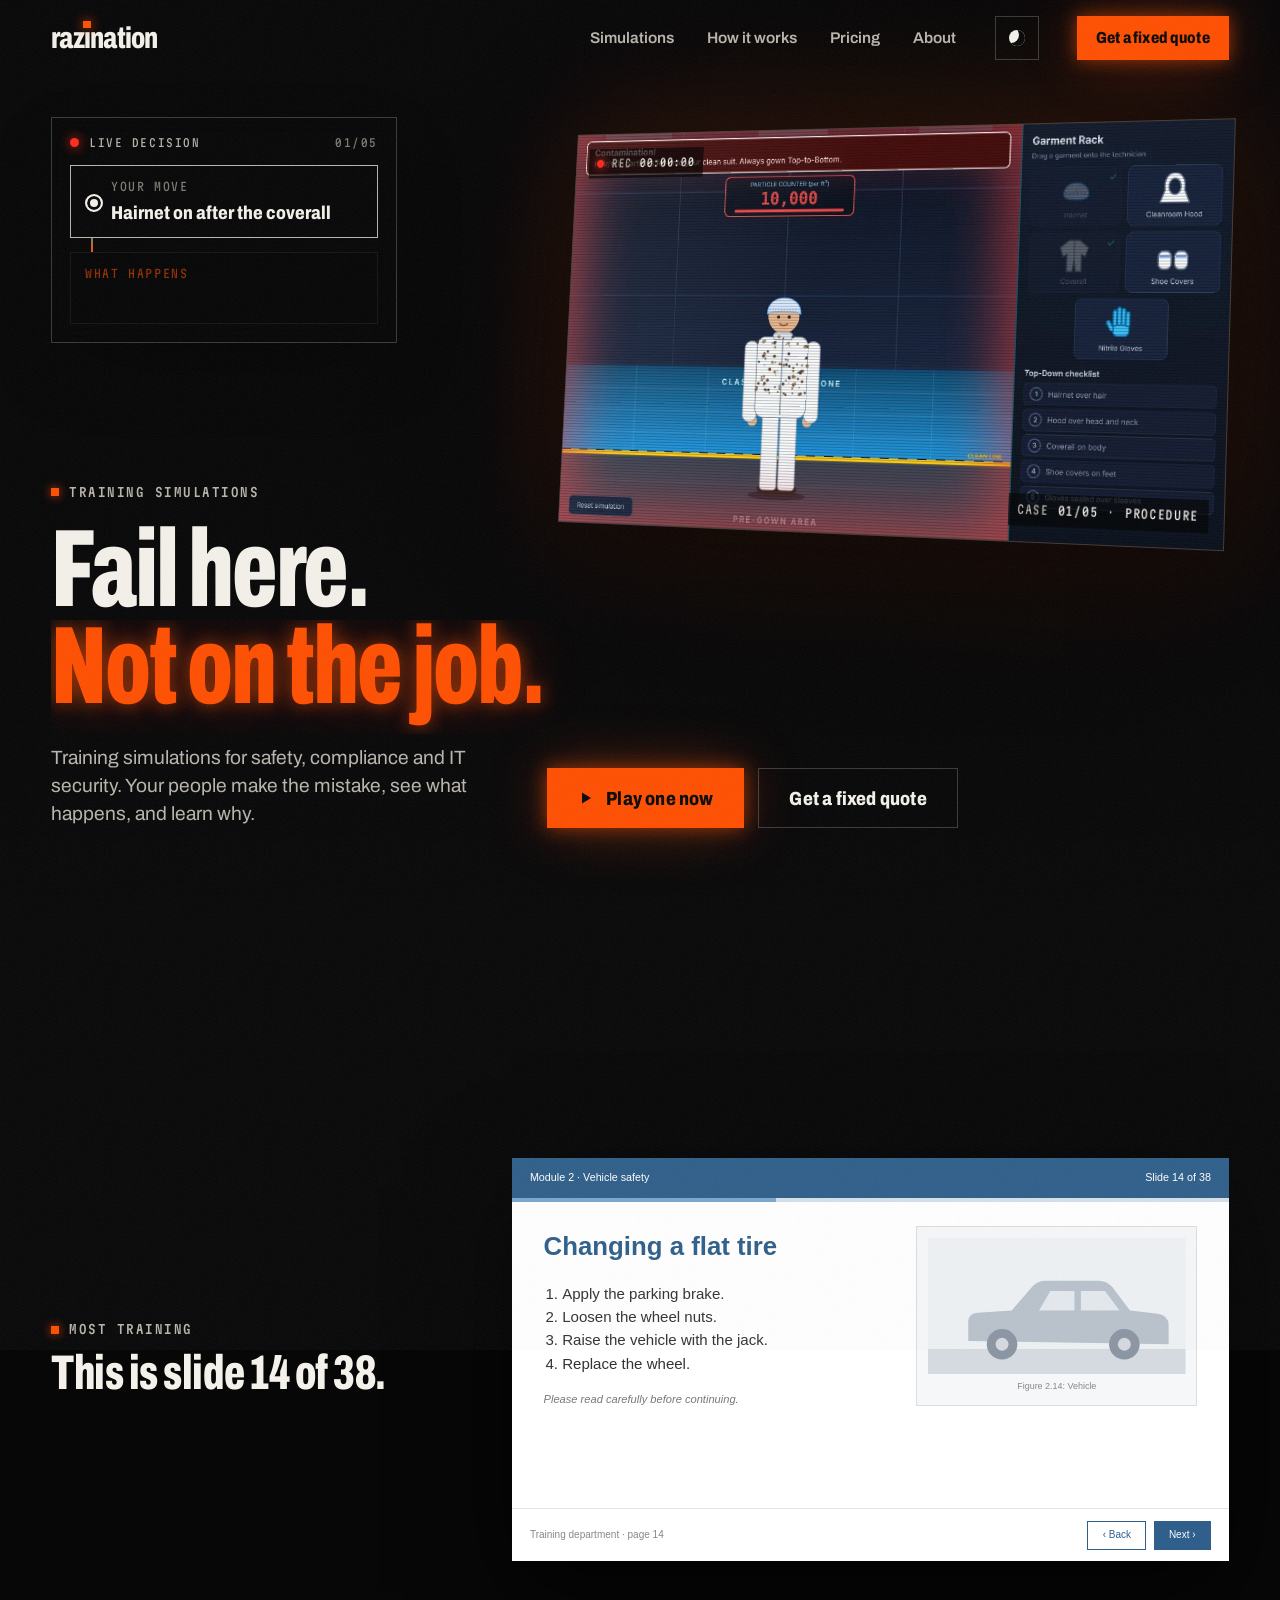
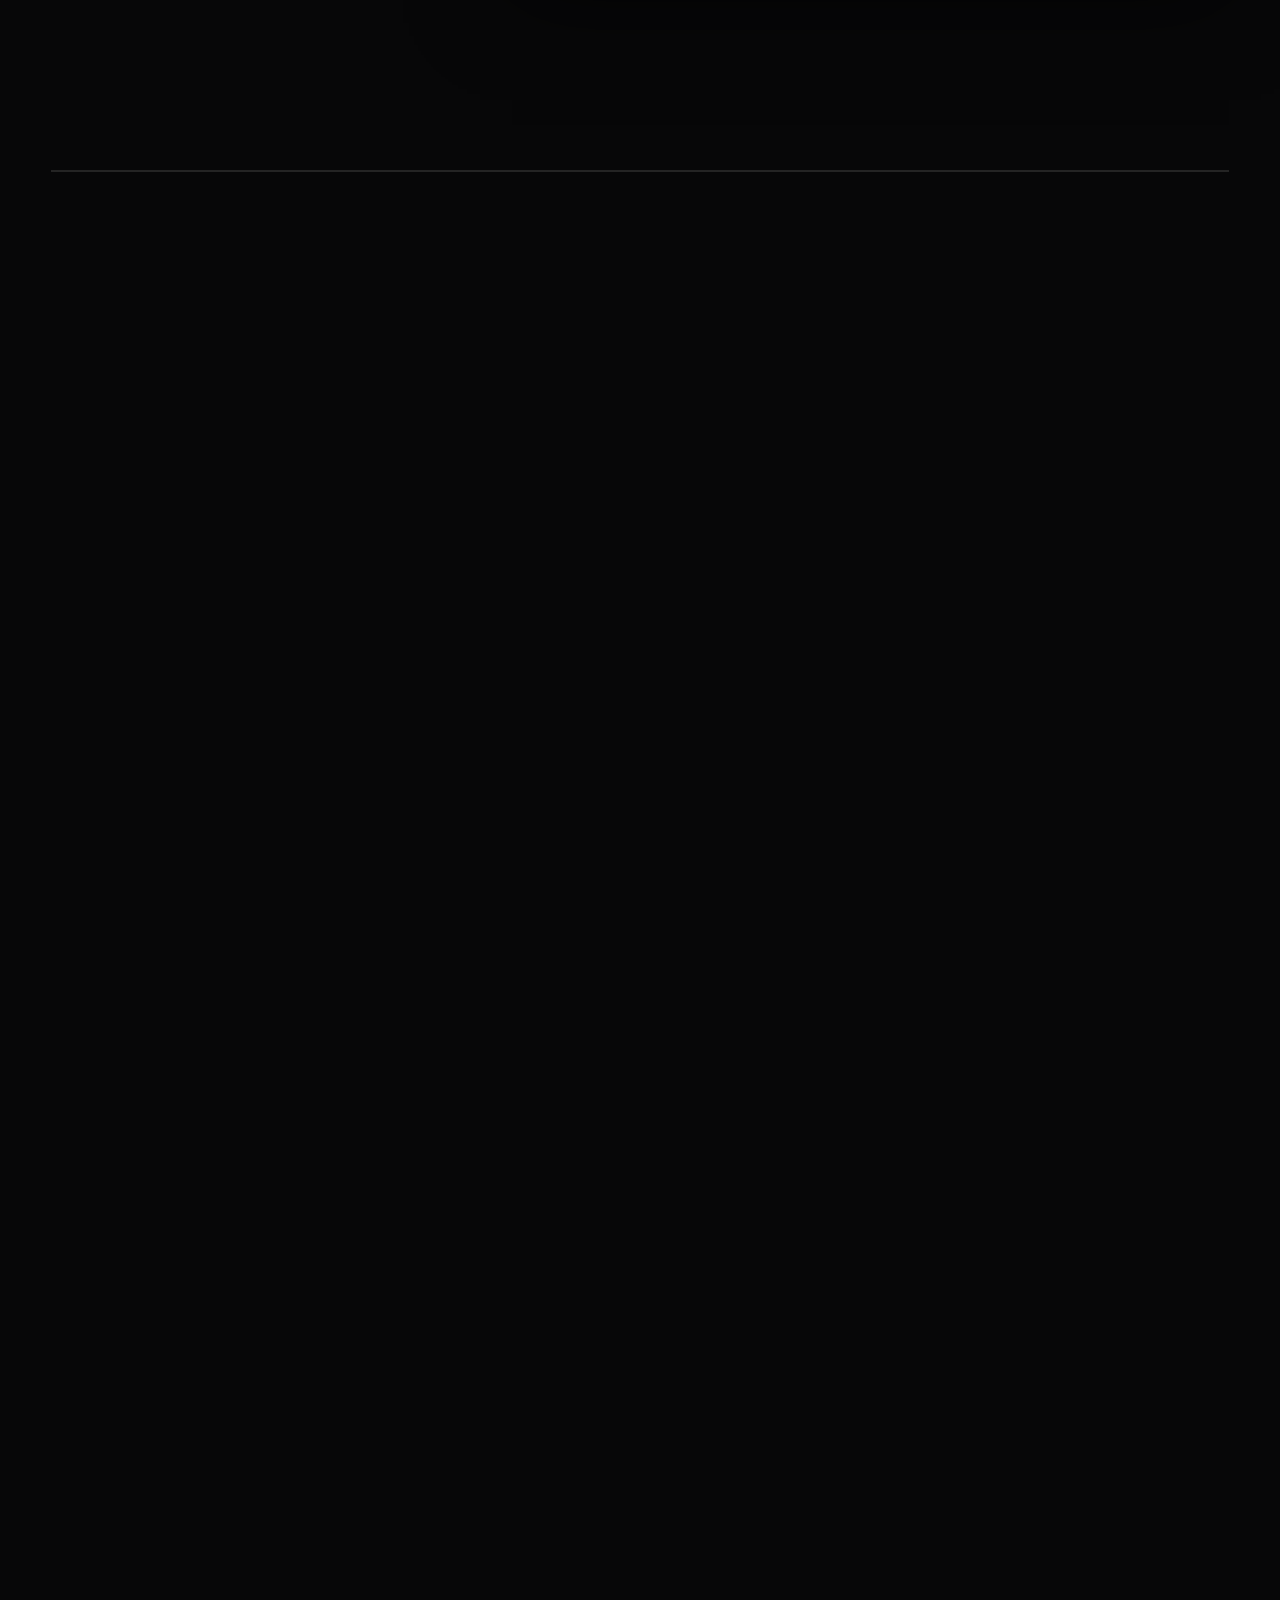
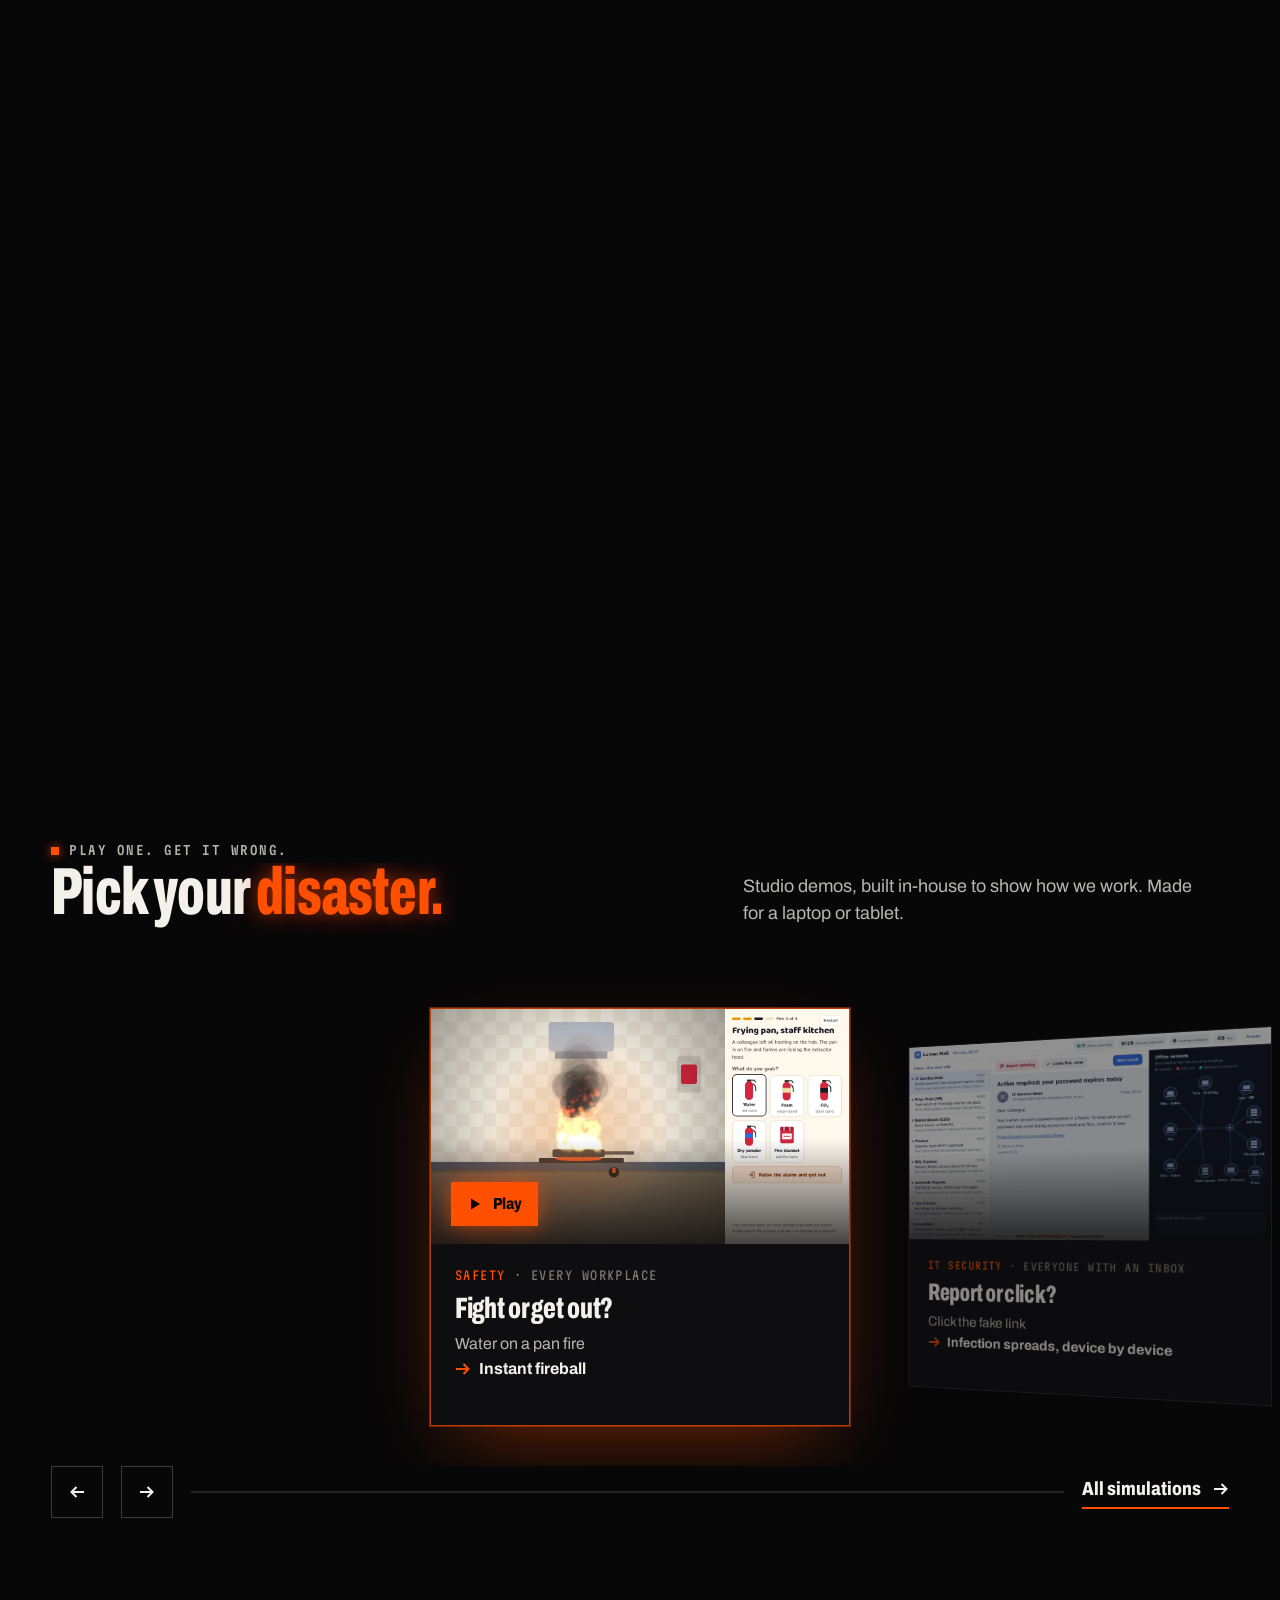
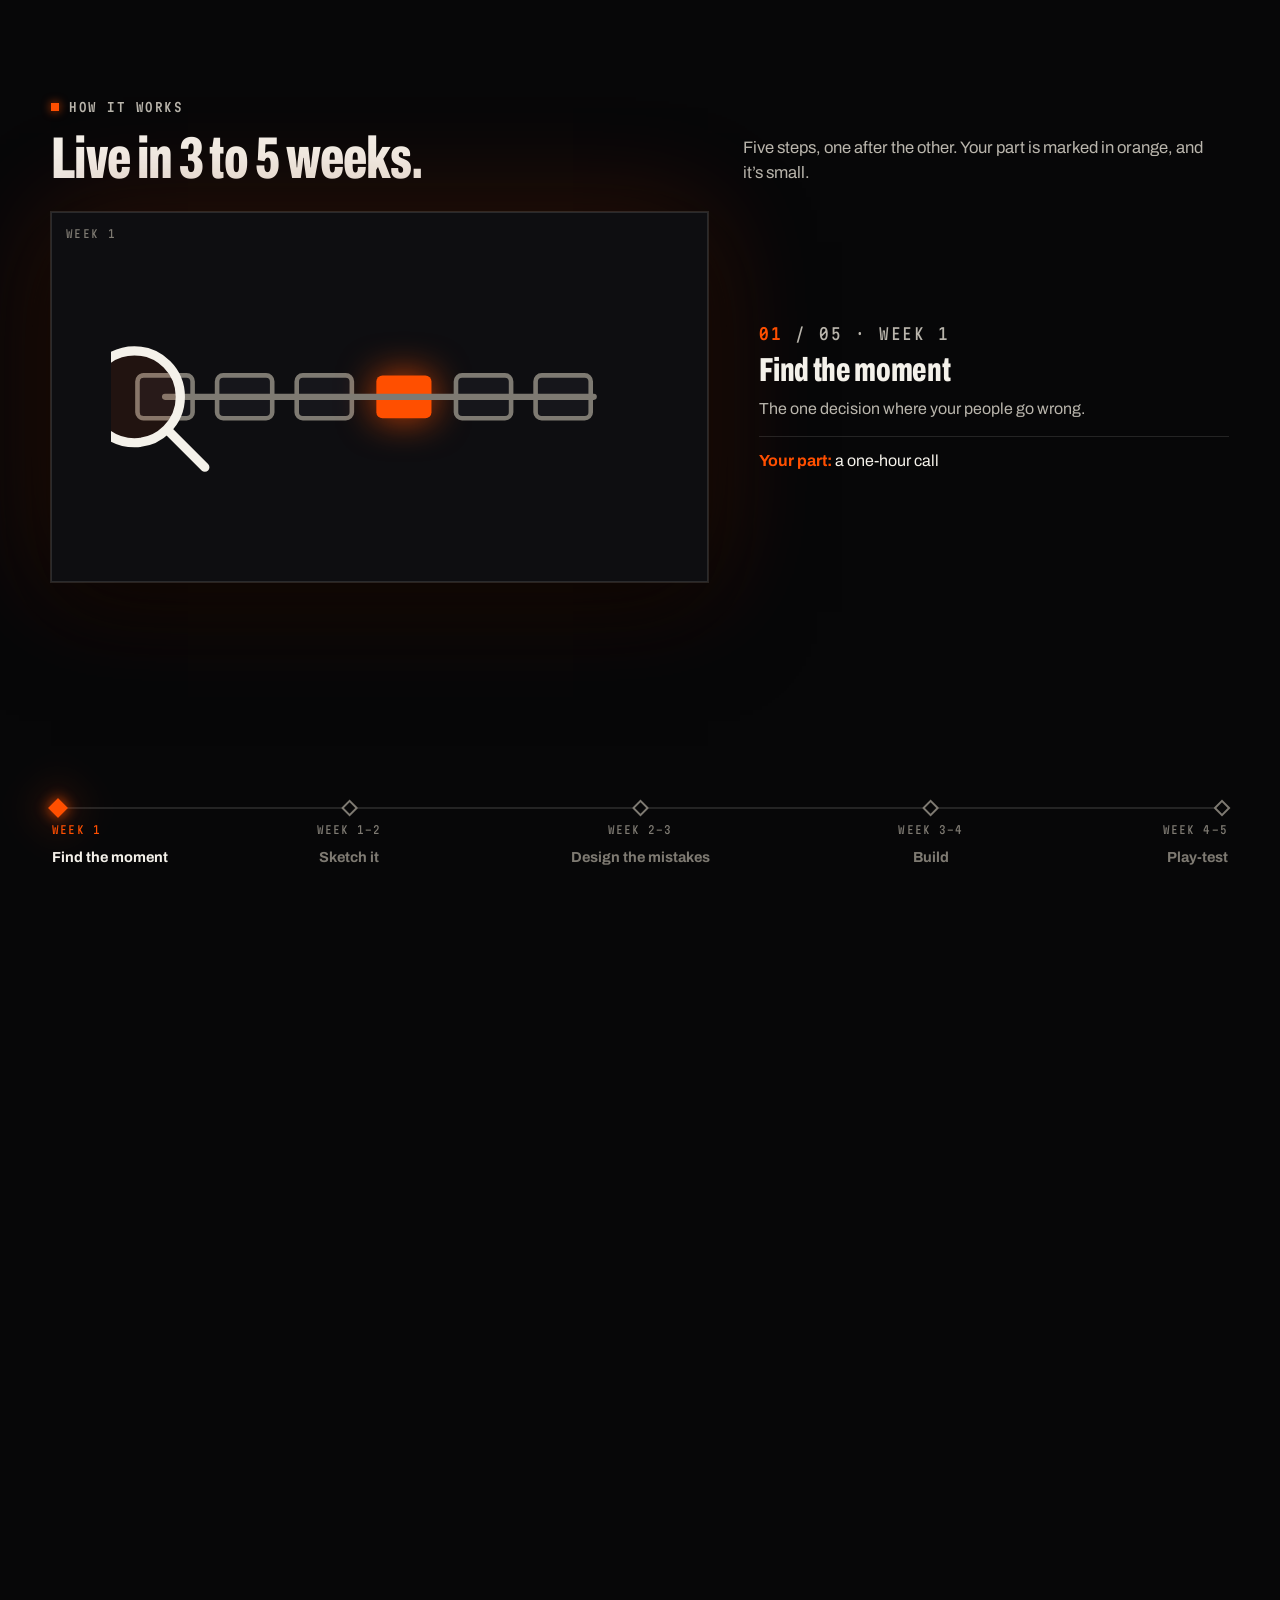
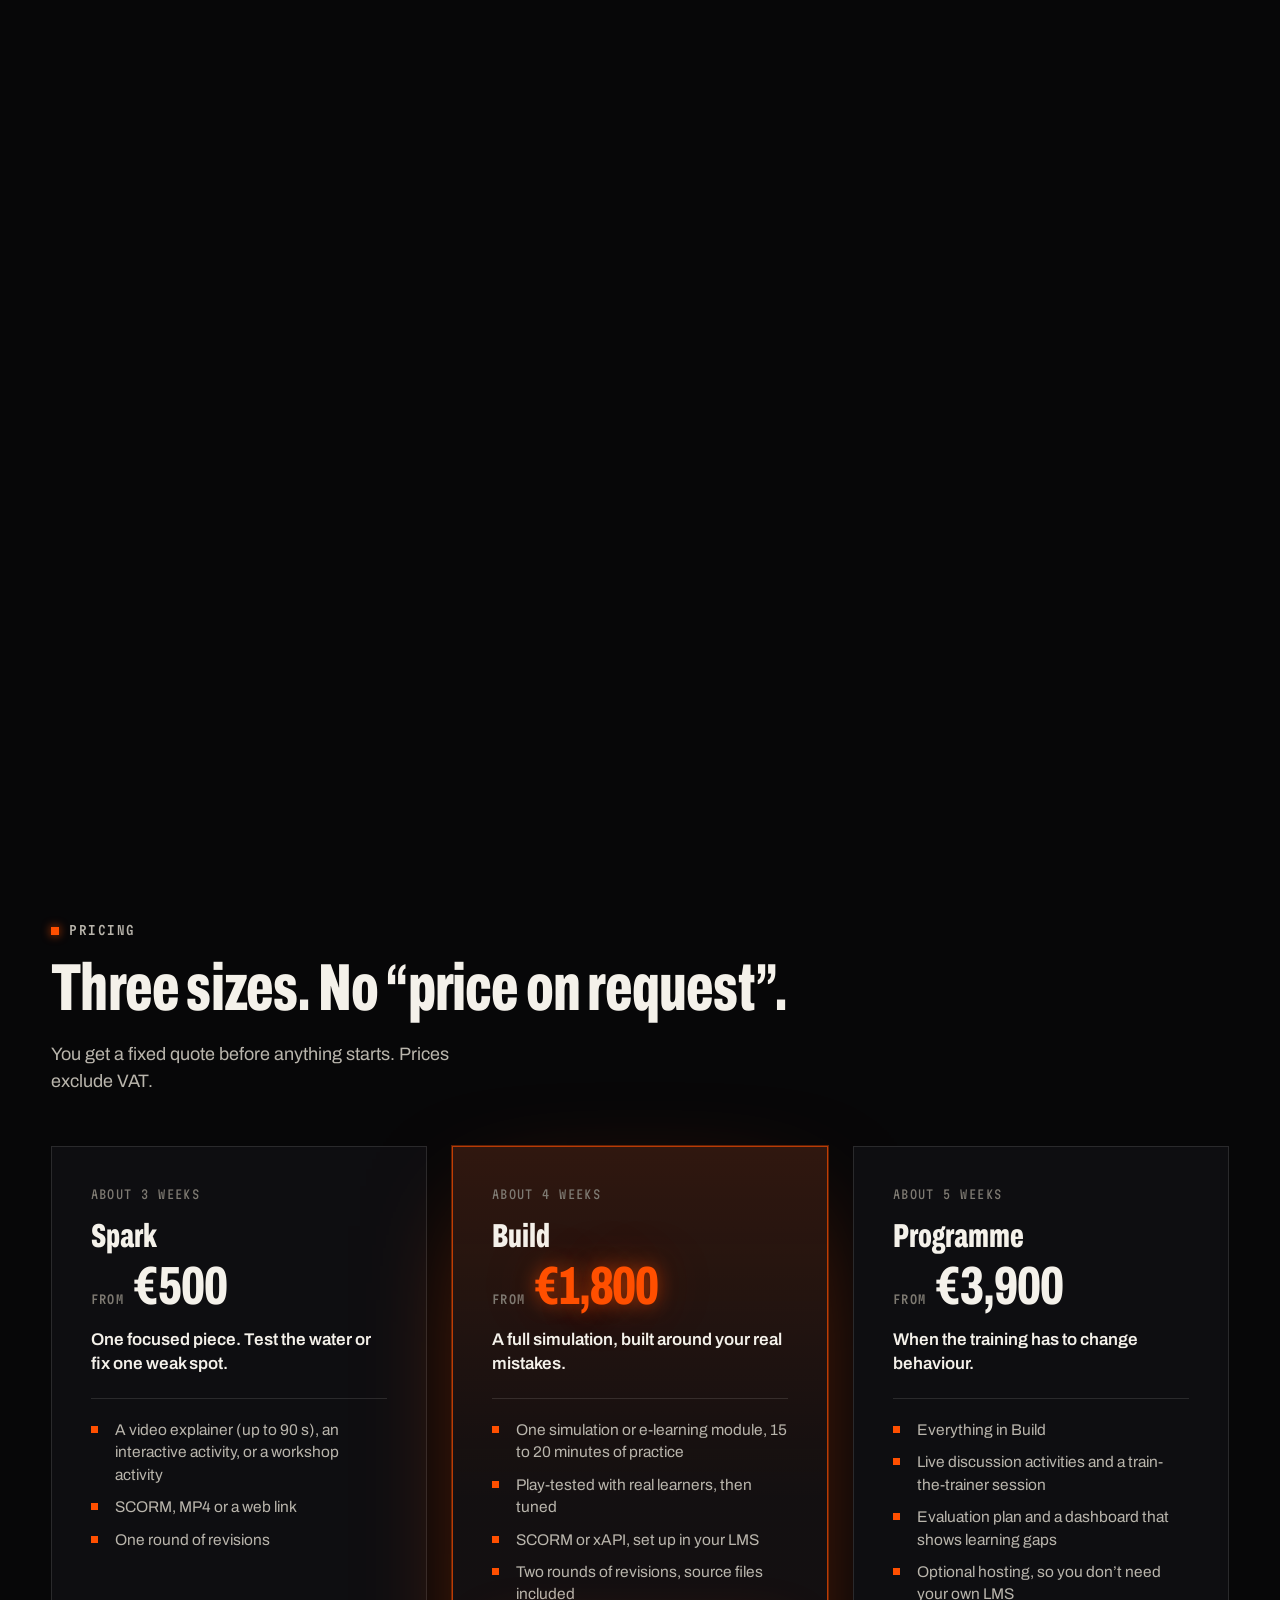
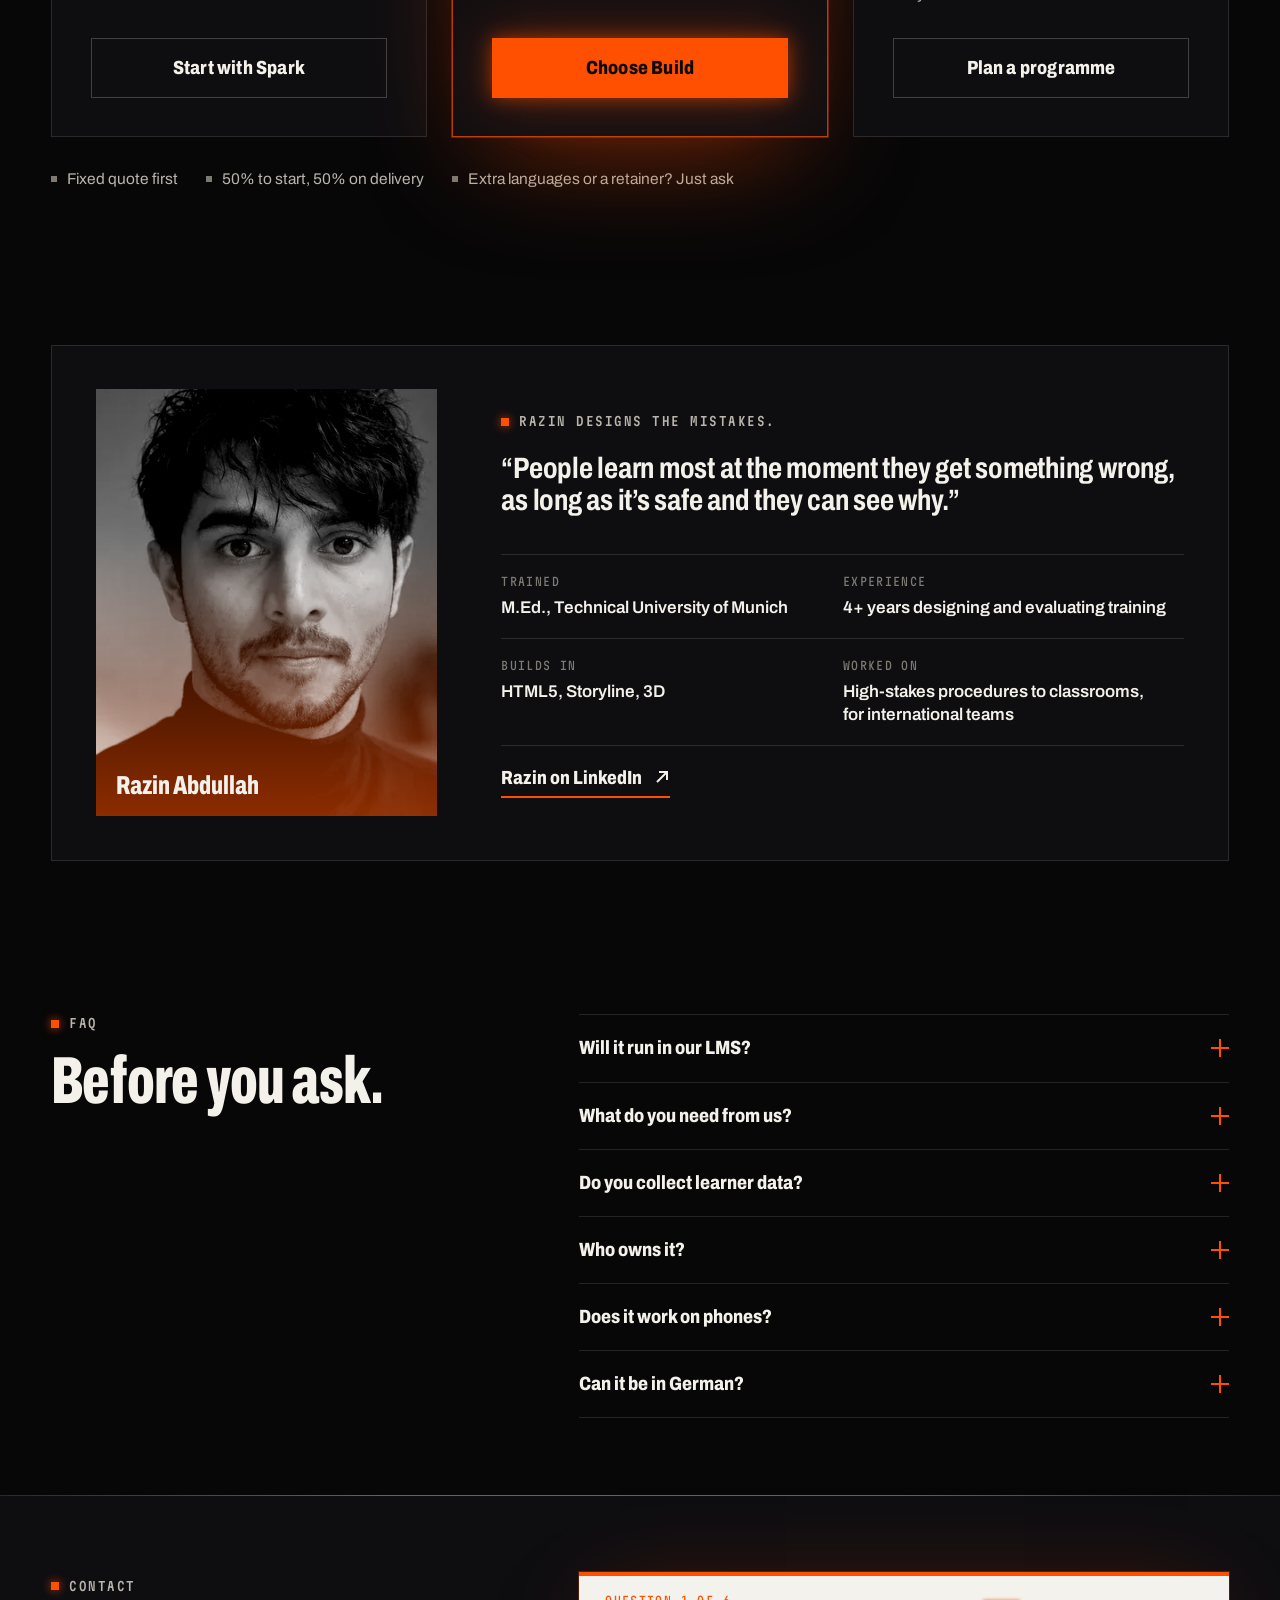
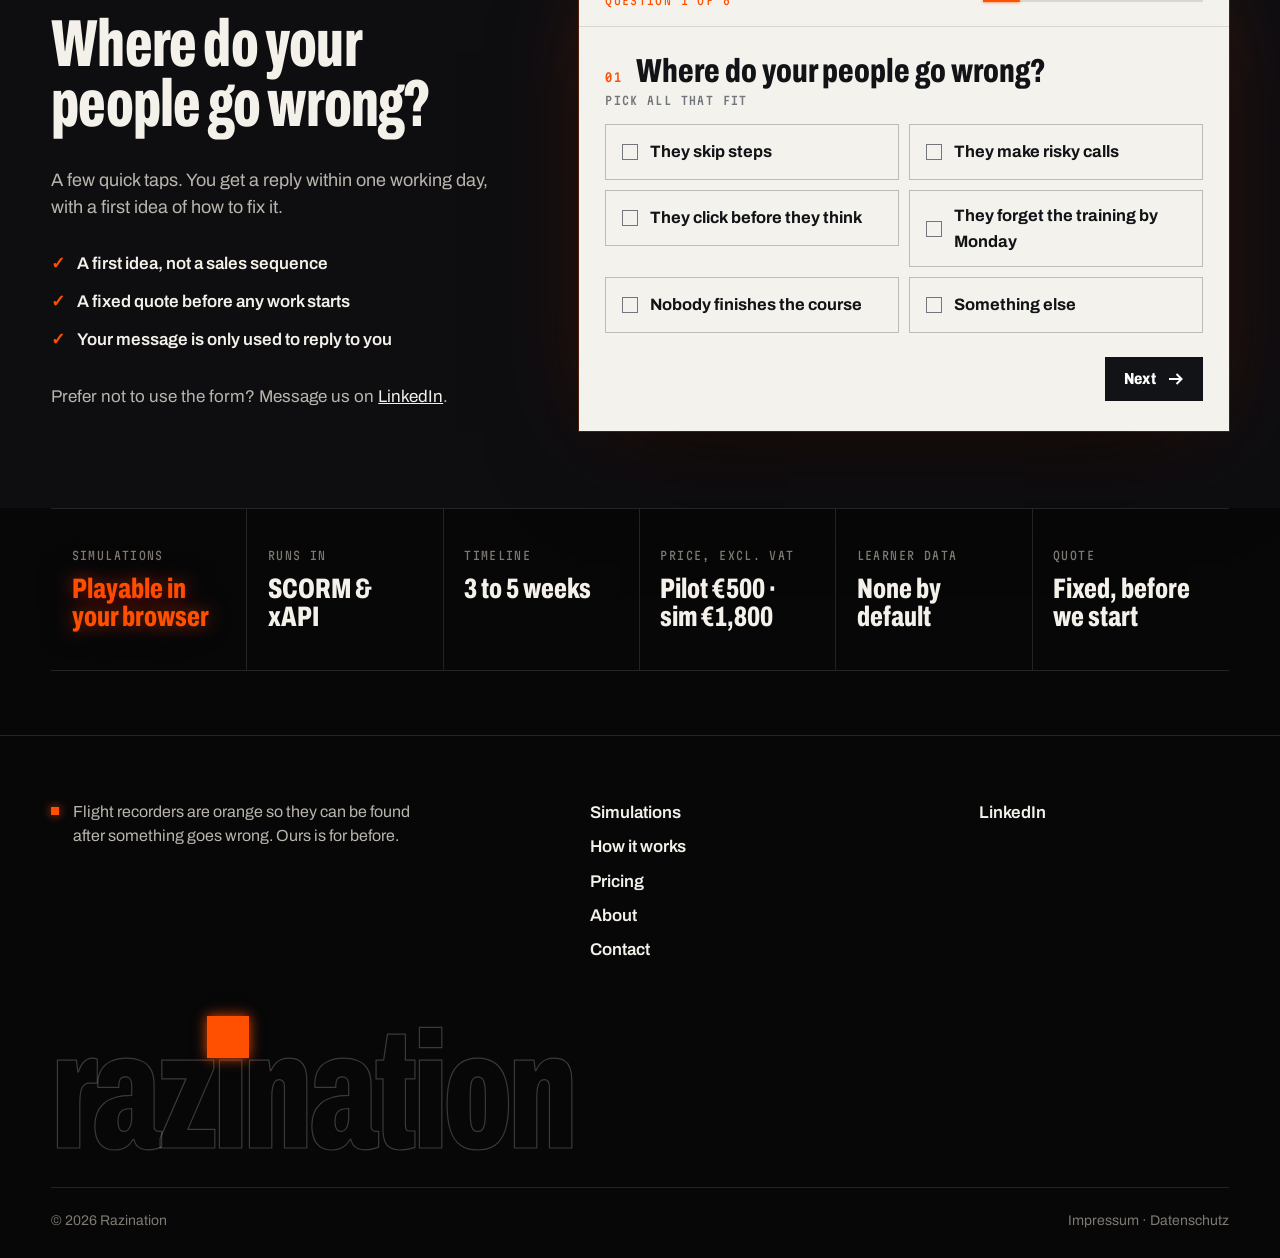
<file: index.html>
<!DOCTYPE html>
<html lang="en" class="no-js">
<head>
<meta charset="UTF-8">
<meta name="viewport" content="width=device-width, initial-scale=1">
<!--@meta-->
<title>Razination · Fail here. Not on the job.</title>
<meta name="description" content="Training simulations for safety, compliance and IT security. Your people make the mistake, see what happens, and learn why. Live in 3 to 5 weeks, from €500.">
<meta property="og:title" content="Razination · Fail here. Not on the job.">
<meta property="og:description" content="Training simulations where your people make the mistake safely, see what happens, and learn why. Play one in your browser.">
<meta property="og:image" content="https://alrazination.github.io/razination/img/og/razination.jpg">
<meta property="og:image:width" content="1200">
<meta property="og:image:height" content="630">
<meta property="og:url" content="https://alrazination.github.io/razination/">
<link rel="canonical" href="https://alrazination.github.io/razination/">
<meta property="og:type" content="website">
<meta name="twitter:card" content="summary_large_image">
<!--/@meta-->
<meta name="theme-color" content="#070708">
<link rel="icon" href="data:image/svg+xml,%3Csvg xmlns='http://www.w3.org/2000/svg' viewBox='0 0 32 32'%3E%3Crect width='32' height='32' fill='%23070708'/%3E%3Crect x='12' y='13' width='8' height='14' fill='%23F4F1EA'/%3E%3Crect x='11' y='4' width='10' height='6' fill='%23FF4F00'/%3E%3C/svg%3E">
<link rel="preload" href="fonts/archivo.woff2" as="font" type="font/woff2" crossorigin>
<link rel="stylesheet" href="css/site.css">
<script>try{var t=localStorage.getItem("raz-theme");if(t)document.documentElement.setAttribute("data-theme",t)}catch(e){}</script>

</head>
<body>
<svg width="0" height="0" style="position:absolute" aria-hidden="true">
  <symbol id="i-arrow" viewBox="0 0 16 16"><path d="M1 8h12M8.5 3l5 5-5 5" fill="none" stroke="currentColor" stroke-width="2"/></symbol>
  <symbol id="i-out" viewBox="0 0 16 16"><path d="M5 3h8v8M13 3 3 13" fill="none" stroke="currentColor" stroke-width="2"/></symbol>
  <symbol id="i-play" viewBox="0 0 16 16"><path d="M4 2.5v11l9-5.5z" fill="currentColor"/></symbol>
  <symbol id="i-full" viewBox="0 0 16 16"><path d="M1 6V1h5M10 1h5v5M15 10v5h-5M6 15H1v-5" fill="none" stroke="currentColor" stroke-width="2"/></symbol>
  <symbol id="i-redo" viewBox="0 0 16 16"><path d="M13.5 8A5.5 5.5 0 1 1 11 3.4M11 0.8V4h3.2" fill="none" stroke="currentColor" stroke-width="2"/></symbol>
  <symbol id="i-x" viewBox="0 0 16 16"><path d="M3 3l10 10M13 3 3 13" fill="none" stroke="currentColor" stroke-width="2"/></symbol>
</svg>
<a class="skip" href="#main">Skip to content</a>
<div class="glow" aria-hidden="true"></div>

<header class="top">
  <a class="logo" href="./" aria-label="Razination, home"><!--@logo-->raz<span class="i">ı</span>nation<!--/@logo--></a>
  <nav class="nav" aria-label="Main"><!--@nav-->
    <a href="simulations.html">Simulations</a>
    <a href="#how">How it works</a>
    <a href="#pricing">Pricing</a>
    <a href="#about">About</a>
  <!--/@nav--></nav>
  <button class="theme" type="button" data-theme-toggle aria-label="Switch to light theme"><span class="theme__sun" aria-hidden="true"></span></button>
  <a class="btn btn--sm btn--hot" href="#contact">Get a fixed quote</a>
</header>

<main id="main">
  <!-- HERO: the real mistakes, recorded from the simulations -->
  <section class="hero" aria-labelledby="hero-h">
    <div class="hero__media" aria-hidden="true"><canvas class="hero__amb" width="48" height="27"></canvas><div class="hero__shade"></div></div>
    <div class="hero__screen" aria-hidden="true">
      <!--@reel--><img class="hero__poster" src="img/thumbs/cleanroom-gowning.webp" alt="" fetchpriority="high"><!--/@reel-->
      <video class="hero__v" muted playsinline preload="auto"></video>
      <video class="hero__v" muted playsinline preload="auto"></video>
      <div class="hero__scan"></div>
      <div class="hud hud--tl"><i class="rec"></i>REC <span data-tc>00:00:00</span></div>
      <div class="hud hud--tr">Case <span data-case>01</span> · <span data-topic>Safety</span></div>
    </div>
    <div class="hero__inner" id="hero-h"><!--@hero-->
      <p class="eyebrow reveal"><i class="sq" aria-hidden="true"></i>Training simulations</p>
      <h1 class="hero__h"><span class="ln"><span>Fail here.</span></span><span class="ln ln--hot"><span>Not on the job.</span></span></h1>
      <div class="hero__foot">
        <p class="hero__lede reveal">Training simulations for safety, compliance and IT security. Your people make the mistake, see what happens, and learn why.</p>
        <div class="hero__cta reveal">
          <button class="btn btn--hot" type="button" data-play="fire-extinguisher"><svg class="ic" aria-hidden="true"><use href="#i-play"/></svg>Play one now</button>
          <a class="btn btn--line" href="#contact">Get a fixed quote</a>
        </div>
      </div>
    <!--/@hero--></div>
    <div class="cue" aria-hidden="true">
      <p class="cue__head"><i class="rec"></i>Live decision <span data-case2>01</span></p>
      <div class="cue__step cue__step--do"><span class="cue__lab">Your move</span><span class="cue__do" data-do>—</span></div>
      <span class="cue__arr">→</span>
      <div class="cue__step cue__step--hap"><span class="cue__lab cue__lab--hot">What happens</span><span class="cue__hap" data-hap>—</span></div>
      <span class="cue__bar"><i data-bar></i></span>
    </div>
  </section>


  <!-- STORY: slide 14 gets torn away by the real consequence -->
  <section class="story" aria-label="Slide versus simulation">
    <div class="story__pin">
      <div class="story__caps">
        <p class="story__cap is-on" data-cap="0"><span class="eyebrow"><i class="sq"></i>Most training</span>This is slide 14 of 38.</p>
        <p class="story__cap" data-cap="1"><span class="eyebrow"><i class="sq"></i>It’s correct</span>Nobody remembers it.</p>
        <p class="story__cap" data-cap="2"><span class="eyebrow eyebrow--hot"><i class="sq"></i>Same rule, as a simulation</span>Skip the brake.</p>
        <p class="story__cap story__cap--big" data-cap="3"><span class="eyebrow eyebrow--hot"><i class="sq"></i>What sticks</span>Nobody forgets this.</p>
      </div>
      <div class="story__stage">
        <div class="story__slide" aria-hidden="true">
        <div class="slide">
          <div class="slide__top"><span>Module 2 · Vehicle safety</span><span>Slide 14 of 38</span></div>
          <div class="slide__prog"><i></i></div>
          <div class="slide__body">
            <div>
              <h3>Changing a flat tire</h3>
              <ol><li>Apply the parking brake.</li><li>Loosen the wheel nuts.</li><li>Raise the vehicle with the jack.</li><li>Replace the wheel.</li></ol>
              <p class="slide__note">Please read carefully before continuing.</p>
            </div>
            <div class="slide__clip"><svg viewBox="0 0 320 170"><rect width="320" height="170" fill="#eef1f4"/><rect y="138" width="320" height="32" fill="#d5dae0"/><path d="M50 128V104q0-10 12-11l42-3 26-30q6-7 16-7h66q10 0 17 8l22 29 34 4q14 2 14 14v24z" fill="#b9c2cc"/><path d="M138 90l14-24h30v24zM190 66h30l18 24h-48z" fill="#e4e9ee"/><circle cx="92" cy="132" r="19" fill="#8b96a3"/><circle cx="92" cy="132" r="8" fill="#d5dae0"/><circle cx="244" cy="132" r="19" fill="#8b96a3"/><circle cx="244" cy="132" r="8" fill="#d5dae0"/></svg><p>Figure 2.14: Vehicle</p></div>
          </div>
          <div class="slide__foot"><span>Training department · page 14</span><span class="slide__btns"><b>‹ Back</b><b class="nx">Next ›</b></span></div>
        </div>
      </div>
        <div class="story__sim" aria-hidden="true">
        <video muted playsinline preload="none" poster="img/thumbs/flat-tire-start.webp" data-src="media/flat-tire.mp4"></video>
      </div>
      </div>
      <div class="story__bar" aria-hidden="true"><i></i></div>
    </div>
  </section>

  <section class="sec" id="play" aria-label="Simulations to play"><div class="wrap"><!--@play-->
      <div class="sec__head sec__head--row">
        <div><p class="eyebrow"><i class="sq" aria-hidden="true"></i>Play one. Get it wrong.</p>
        <h2 class="big reveal-up"><span>Pick your</span> <span class="hot">disaster.</span></h2></div>
        <p class="sec__lede">Studio demos, built in-house to show how we work. Made for a laptop or tablet.</p>
      </div>
      <div class="carousel" data-carousel>
        <div class="carousel__track" tabindex="0" aria-label="Simulations, scroll sideways">
        <article class="card" id="sim-fire-extinguisher" data-sim="fire-extinguisher">
          <button class="card__hit" type="button" data-play="fire-extinguisher" aria-label="Play Fight or get out?"></button>
          <div class="card__media"><img src="img/thumbs/fire-extinguisher-move.webp" alt="Fire 3 of 4: a frying pan on fire in the staff kitchen. The pointer is on the water extinguisher." loading="lazy"><video muted loop playsinline preload="none" poster="img/thumbs/fire-extinguisher-move.webp" data-src="media/fire-extinguisher.mp4"></video><span class="card__play"><svg class="ic" aria-hidden="true"><use href="#i-play"/></svg>Play</span></div>
          <div class="card__body">
            <p class="card__topic">Safety <span>· Every workplace</span></p>
            <h3>Fight or get out?</h3>
            <p class="card__chain"><span>Water on a pan fire</span><b><svg class="ic" aria-hidden="true"><use href="#i-arrow"/></svg>Instant fireball</b></p>
          </div>
        </article>
        <article class="card" id="sim-phishing-inbox" data-sim="phishing-inbox">
          <button class="card__hit" type="button" data-play="phishing-inbox" aria-label="Play Report or click?"></button>
          <div class="card__media"><img src="img/thumbs/phishing-inbox-start.webp" alt="An email inbox next to a map of the office network" loading="lazy"><video muted loop playsinline preload="none" poster="img/thumbs/phishing-inbox-start.webp" data-src="media/phishing-inbox.mp4"></video><span class="card__play"><svg class="ic" aria-hidden="true"><use href="#i-play"/></svg>Play</span></div>
          <div class="card__body">
            <p class="card__topic">IT security <span>· Everyone with an inbox</span></p>
            <h3>Report or click?</h3>
            <p class="card__chain"><span>Click the fake link</span><b><svg class="ic" aria-hidden="true"><use href="#i-arrow"/></svg>Infection spreads, device by device</b></p>
          </div>
        </article>
        <article class="card" id="sim-gdpr-every-dot" data-sim="gdpr-every-dot">
          <button class="card__hit" type="button" data-play="gdpr-every-dot" aria-label="Play Every dot is a person"></button>
          <div class="card__media"><img src="img/thumbs/gdpr-every-dot-move.webp" alt="Situation 2 of 6: a customer export of 1,800 records. The pointer is on Email it to my personal Gmail." loading="lazy"><video muted loop playsinline preload="none" poster="img/thumbs/gdpr-every-dot-move.webp" data-src="media/gdpr-every-dot.mp4"></video><span class="card__play"><svg class="ic" aria-hidden="true"><use href="#i-play"/></svg>Play</span></div>
          <div class="card__body">
            <p class="card__topic">Data protection <span>· Anyone who handles personal data</span></p>
            <h3>Every dot is a person</h3>
            <p class="card__chain"><span>Email customer data to private Gmail</span><b><svg class="ic" aria-hidden="true"><use href="#i-arrow"/></svg>1,800 customers fly out the door</b></p>
          </div>
        </article>
        <article class="card" id="sim-flat-tire" data-sim="flat-tire">
          <button class="card__hit" type="button" data-play="flat-tire" aria-label="Play Changing a flat tire"></button>
          <div class="card__media"><img src="img/thumbs/flat-tire-start.webp" alt="A red car with a flat rear tire beside a trunk of tools" loading="lazy"><video muted loop playsinline preload="none" poster="img/thumbs/flat-tire-start.webp" data-src="media/flat-tire.mp4"></video><span class="card__play"><svg class="ic" aria-hidden="true"><use href="#i-play"/></svg>Play</span></div>
          <div class="card__body">
            <p class="card__topic">Procedure <span>· Anyone who drives</span></p>
            <h3>Changing a flat tire</h3>
            <p class="card__chain"><span>Jack it up first</span><b><svg class="ic" aria-hidden="true"><use href="#i-arrow"/></svg>The car rolls off the jack</b></p>
          </div>
        </article>
        <article class="card" id="sim-cleanroom-gowning" data-sim="cleanroom-gowning">
          <button class="card__hit" type="button" data-play="cleanroom-gowning" aria-label="Play Cleanroom gowning"></button>
          <div class="card__media"><img src="img/thumbs/cleanroom-gowning-start.webp" alt="A technician in street clothes beside a rack of cleanroom garments" loading="lazy"><video muted loop playsinline preload="none" poster="img/thumbs/cleanroom-gowning-start.webp" data-src="media/cleanroom-gowning.mp4"></video><span class="card__play"><svg class="ic" aria-hidden="true"><use href="#i-play"/></svg>Play</span></div>
          <div class="card__body">
            <p class="card__topic">Procedure <span>· Semiconductor and pharma staff</span></p>
            <h3>Cleanroom gowning</h3>
            <p class="card__chain"><span>Hairnet on after the coverall</span><b><svg class="ic" aria-hidden="true"><use href="#i-arrow"/></svg>Particles jump: 10 to 10,000</b></p>
          </div>
        </article>
        <article class="card" id="sim-wo-ist-der-loeffel" data-sim="wo-ist-der-loeffel">
          <button class="card__hit" type="button" data-play="wo-ist-der-loeffel" aria-label="Play Wo ist der Löffel?"></button>
          <div class="card__media"><img src="img/thumbs/wo-ist-der-loeffel-start.webp" alt="A 3D kitchen with teal cabinets" loading="lazy"><img class="card__after" src="img/thumbs/wo-ist-der-loeffel.webp" alt="" loading="lazy"><span class="card__play"><svg class="ic" aria-hidden="true"><use href="#i-play"/></svg>Play</span></div>
          <div class="card__body">
            <p class="card__topic">Language <span>· German A1 learners</span></p>
            <h3 lang="de">Wo ist der Löffel?</h3>
            <p class="card__chain"><span>Click the wrong thing</span><b><svg class="ic" aria-hidden="true"><use href="#i-arrow"/></svg>You hear its name, with article</b></p>
          </div>
        </article>
        </div>
        <div class="carousel__ui">
          <button class="carousel__btn" type="button" data-dir="-1" aria-label="Previous simulation"><svg class="ic" aria-hidden="true" style="transform:scaleX(-1)"><use href="#i-arrow"/></svg></button>
          <button class="carousel__btn" type="button" data-dir="1" aria-label="Next simulation"><svg class="ic" aria-hidden="true"><use href="#i-arrow"/></svg></button>
          <span class="carousel__bar"><i></i></span>
          <a class="more" href="simulations.html">All simulations<svg class="ic" aria-hidden="true"><use href="#i-arrow"/></svg></a>
        </div>
      </div>
    <!--/@play--></div></section>


  <!--@process-->
  <section class="how" id="how" aria-label="How it works" data-how style="--n:5">
    <div class="how__pin">
      <div class="how__head wrap">
        <div><p class="eyebrow"><i class="sq" aria-hidden="true"></i>How it works</p>
        <h2 class="how__h">Live in 3 to 5 weeks.</h2></div>
        <p class="how__lede">Five steps, one after the other. Your part is marked in orange, and it’s small.</p>
      </div>
      <ol class="how__steps wrap">
        <li class="hstep is-on" style="--e:1;--x:0">
          <div class="hstep__art" aria-hidden="true"><span class="hstep__tag">Week 1</span><svg viewBox="0 0 160 90" class="art art--find"><g class="art__row"><rect x="1" y="38" width="18" height="14" rx="2" class="art__ok"/><rect x="27" y="38" width="18" height="14" rx="2" class="art__ok"/><rect x="53" y="38" width="18" height="14" rx="2" class="art__ok"/><rect x="79" y="38" width="18" height="14" rx="2" class="art__bad"/><rect x="105" y="38" width="18" height="14" rx="2" class="art__ok"/><rect x="131" y="38" width="18" height="14" rx="2" class="art__ok"/><path d="M10 45H150" class="art__thin"/></g><g class="art__lens"><circle cx="0" cy="45" r="15" class="art__ring"/><path d="M11 56l12 12" class="art__stroke"/></g></svg></div>
          <div class="hstep__txt"><p class="hstep__n"><b>01</b> / 05 · Week 1</p><h3>Find the moment</h3><p>The one decision where your people go wrong.</p><p class="hstep__you"><b>Your part:</b> a one-hour call</p></div>
        </li>
        <li class="hstep" style="--e:0;--x:0">
          <div class="hstep__art" aria-hidden="true"><span class="hstep__tag">Week 1–2</span><svg viewBox="0 0 160 90" class="art art--sketch"><rect x="22" y="12" width="116" height="66" rx="3" class="art__draw"/><path d="M34 62h30l10-16 12 10 14-22 18 28" class="art__draw art__draw--2"/><circle cx="120" cy="30" r="7" class="art__pop"/></svg></div>
          <div class="hstep__txt"><p class="hstep__n"><b>02</b> / 05 · Week 1–2</p><h3>Sketch it</h3><p>How the mistake will play out, before anything is built.</p><p class="hstep__you"><b>Your part:</b> a yes, or what to change</p></div>
        </li>
        <li class="hstep hstep--hot" style="--e:0;--x:0">
          <div class="hstep__art" aria-hidden="true"><span class="hstep__tag">Week 2–3</span><svg viewBox="0 0 160 90" class="art art--fork"><path d="M12 45h44c16 0 22-22 40-22h40" class="art__thin"/><path d="M56 45c16 0 22 22 40 22h40" class="art__thin"/><circle r="5" class="art__runner"><animateMotion dur="3.2s" repeatCount="indefinite" path="M12 45h44c16 0 22 22 40 22h40"/></circle><path d="M130 17l12 12M142 17l-12 12" class="art__ok-s"/><g class="art__boom"><path d="M130 61l12 12M142 61l-12 12" class="art__stroke art__stroke--hot"/></g></svg></div>
          <div class="hstep__txt"><p class="hstep__n"><b>03</b> / 05 · Week 2–3</p><h3>Design the mistakes</h3><p>Every wrong move plays out, with a reason.</p><p class="hstep__you"><b>Your part:</b> your expert checks the facts</p></div>
        </li>
        <li class="hstep" style="--e:0;--x:0">
          <div class="hstep__art" aria-hidden="true"><span class="hstep__tag">Week 3–4</span><svg viewBox="0 0 160 90" class="art art--build"><path d="M30 80h100" class="art__thin"/><rect x="44" y="60" width="72" height="16" class="art__blk art__blk--1"/><rect x="52" y="42" width="56" height="16" class="art__blk art__blk--2"/><rect x="60" y="24" width="40" height="16" class="art__blk art__blk--3"/><rect x="72" y="8" width="16" height="14" class="art__blk art__blk--4 art__bad"/></svg></div>
          <div class="hstep__txt"><p class="hstep__n"><b>04</b> / 05 · Week 3–4</p><h3>Build</h3><p>Light HTML5, tested on the devices your people use.</p><p class="hstep__you"><b>Your part:</b> LMS access, if we upload</p></div>
        </li>
        <li class="hstep" style="--e:0;--x:0">
          <div class="hstep__art" aria-hidden="true"><span class="hstep__tag">Week 4–5</span><svg viewBox="0 0 160 90" class="art art--test"><rect x="20" y="58" width="120" height="8" rx="4" class="art__track"/><rect x="78" y="58" width="34" height="8" rx="4" class="art__zone"/><rect x="20" y="58" width="120" height="8" rx="4" class="art__fill"/><path d="M0 0l0 18 5-5 4 9 4-2-4-9 7 0z" class="art__cursor"/><path d="M70 26l8 8 16-16" class="art__tick"/></svg></div>
          <div class="hstep__txt"><p class="hstep__n"><b>05</b> / 05 · Week 4–5</p><h3>Play-test</h3><p>Real learners try it. We tune until it feels fair.</p><p class="hstep__you"><b>Your part:</b> a few learners, 20 minutes</p></div>
        </li>
      </ol>
      <div class="how__track wrap" aria-hidden="true">
        <div class="how__line"><i></i><b class="how__dot"></b></div>
        <ol class="how__marks"><li style="--at:0" class="is-on"><i></i><span>Week 1</span><b>Find the moment</b></li><li style="--at:0.25"><i></i><span>Week 1–2</span><b>Sketch it</b></li><li style="--at:0.5"><i></i><span>Week 2–3</span><b>Design the mistakes</b></li><li style="--at:0.75"><i></i><span>Week 3–4</span><b>Build</b></li><li style="--at:1"><i></i><span>Week 4–5</span><b>Play-test</b></li></ol>
      </div>
    </div>
  </section>
  <!--/@process-->

  <!--@pricing-->
  <section class="sec" id="pricing" aria-label="Pricing"><div class="wrap">
      <div class="sec__head">
        <p class="eyebrow"><i class="sq" aria-hidden="true"></i>Pricing</p>
        <h2 class="big reveal-up"><span>Three sizes. No “price on request”.</span></h2>
        <p class="sec__lede">You get a fixed quote before anything starts. Prices exclude VAT.</p>
      </div>
      <div class="prices" data-prices style="--n:3">
        <article class="price" data-pk="0">
          <button class="price__pick" type="button" aria-label="Show what Spark includes" aria-pressed="false"></button>
          <p class="price__wk">About 3 weeks</p>
          <h3>Spark</h3>
          <p class="price__amt"><span>from</span>€500</p>
          <div class="price__more"><p class="price__for">One focused piece. Test the water or fix one weak spot.</p><ul><li>A video explainer (up to 90 s), an interactive activity, or a workshop activity</li><li>SCORM, MP4 or a web link</li><li>One round of revisions</li></ul><a class="btn btn--line" href="#contact">Start with Spark</a></div>
        </article>
        <article class="price price--core is-sel" data-pk="1">
          <button class="price__pick" type="button" aria-label="Show what Build includes" aria-pressed="true"></button>
          <p class="price__wk">About 4 weeks</p>
          <h3>Build</h3>
          <p class="price__amt"><span>from</span>€1,800</p>
          <div class="price__more"><p class="price__for">A full simulation, built around your real mistakes.</p><ul><li>One simulation or e-learning module, 15 to 20 minutes of practice</li><li>Play-tested with real learners, then tuned</li><li>SCORM or xAPI, set up in your LMS</li><li>Two rounds of revisions, source files included</li></ul><a class="btn btn--hot" href="#contact">Choose Build</a></div>
        </article>
        <article class="price" data-pk="2">
          <button class="price__pick" type="button" aria-label="Show what Programme includes" aria-pressed="false"></button>
          <p class="price__wk">About 5 weeks</p>
          <h3>Programme</h3>
          <p class="price__amt"><span>from</span>€3,900</p>
          <div class="price__more"><p class="price__for">When the training has to change behaviour.</p><ul><li>Everything in Build</li><li>Live discussion activities and a train-the-trainer session</li><li>Evaluation plan and a dashboard that shows learning gaps</li><li>Optional hosting, so you don’t need your own LMS</li></ul><a class="btn btn--line" href="#contact">Plan a programme</a></div>
        </article>
      </div>
      <div class="prices__detail" aria-live="polite">
        <div class="price__panel" data-pk="0"><p class="price__wk">Spark · About 3 weeks</p><p class="price__for">One focused piece. Test the water or fix one weak spot.</p><ul><li>A video explainer (up to 90 s), an interactive activity, or a workshop activity</li><li>SCORM, MP4 or a web link</li><li>One round of revisions</li></ul><a class="btn btn--line" href="#contact">Start with Spark</a></div>
        <div class="price__panel price--core is-sel" data-pk="1"><p class="price__wk">Build · About 4 weeks</p><p class="price__for">A full simulation, built around your real mistakes.</p><ul><li>One simulation or e-learning module, 15 to 20 minutes of practice</li><li>Play-tested with real learners, then tuned</li><li>SCORM or xAPI, set up in your LMS</li><li>Two rounds of revisions, source files included</li></ul><a class="btn btn--hot" href="#contact">Choose Build</a></div>
        <div class="price__panel" data-pk="2"><p class="price__wk">Programme · About 5 weeks</p><p class="price__for">When the training has to change behaviour.</p><ul><li>Everything in Build</li><li>Live discussion activities and a train-the-trainer session</li><li>Evaluation plan and a dashboard that shows learning gaps</li><li>Optional hosting, so you don’t need your own LMS</li></ul><a class="btn btn--line" href="#contact">Plan a programme</a></div>
      </div>
      <p class="terms"><span>Fixed quote first</span><span>50% to start, 50% on delivery</span><span>Extra languages or a retainer? Just ask</span></p>
  </div></section>
  <!--/@pricing-->

  <!--@about-->
  <section class="sec sec--about" id="about" aria-label="About"><div class="wrap"><div class="who">
      <figure class="who__pic reveal">
        <img src="img/razin-portrait.webp" alt="Razin Abdullah" width="480" height="480" loading="lazy">
        <figcaption>Razin Abdullah</figcaption>
      </figure>
      <div class="who__text">
        <p class="eyebrow"><i class="sq" aria-hidden="true"></i>Razin designs the mistakes.</p>
        <blockquote class="reveal-up"><span>“People learn most at the moment they get something wrong, as long as it’s safe and they can see why.”</span></blockquote>
        <dl class="who__facts"><div><dt>Trained</dt><dd>M.Ed., Technical University of Munich</dd></div><div><dt>Experience</dt><dd>4+ years designing and evaluating training</dd></div><div><dt>Builds in</dt><dd>HTML5, Storyline, 3D</dd></div><div><dt>Worked on</dt><dd>High-stakes procedures to classrooms, for international teams</dd></div></dl>
        <a class="more" href="https://www.linkedin.com/in/razin-abdullah/" target="_blank" rel="noopener">Razin on LinkedIn<svg class="ic" aria-hidden="true"><use href="#i-out"/></svg></a>
      </div>
  </div></div></section>
  <!--/@about-->

  <section class="sec" id="faq" aria-label="Questions"><div class="wrap faq"><!--@faq-->
      <div class="sec__head sec__head--side">
        <p class="eyebrow"><i class="sq" aria-hidden="true"></i>FAQ</p>
        <h2 class="big reveal-up"><span>Before you ask.</span></h2>
      </div>
      <div class="qa">
        <details><summary>Will it run in our LMS?<i aria-hidden="true"></i></summary><p>Almost certainly. SCORM 1.2, SCORM 2004 or xAPI, tested in your LMS before handover. No LMS? We can host it.</p></details>
        <details><summary>What do you need from us?<i aria-hidden="true"></i></summary><p>One expert for a kick-off call and two short reviews, the material you already have, and ideally a few learners for a play-test.</p></details>
        <details><summary>Do you collect learner data?<i aria-hidden="true"></i></summary><p>No. The simulations collect nothing unless you ask for tracking. With tracking, your LMS records completion and score.</p></details>
        <details><summary>Who owns it?<i aria-hidden="true"></i></summary><p>You do. You get the source files and short notes on how to change text and images. It runs without us.</p></details>
        <details><summary>Does it work on phones?<i aria-hidden="true"></i></summary><p>Videos, activities and most modules do. Detailed drag-and-drop simulations are built for laptops and tablets first. We tell you up front what fits.</p></details>
        <details><summary>Can it be in German?<i aria-hidden="true"></i></summary><p>Ask for it in your quote. Extra languages are priced in up front. The German kitchen game on the simulations page is one we built.</p></details>
      </div>
    <!--/@faq--></div></section>

  <section class="sec sec--contact" id="contact" aria-label="Contact"><div class="wrap"><!--@contact-->
      <div class="contact__grid">
        <div class="contact__side">
          <p class="eyebrow"><i class="sq" aria-hidden="true"></i>Contact</p>
          <h2 class="big reveal-up"><span>Where do your people go wrong?</span></h2>
          <p class="sec__lede">A few quick taps. You get a reply within one working day, with a first idea of how to fix it.</p>
          <ul class="promise"><li>A first idea, not a sales sequence</li><li>A fixed quote before any work starts</li><li>Your message is only used to reply to you</li></ul>
          <p class="contact__alt">Prefer not to use the form? Message us on <a href="https://www.linkedin.com/in/razin-abdullah/" target="_blank" rel="noopener">LinkedIn</a>.</p>
        </div>
        <div class="report" data-wizard>
          <div class="report__head"><span data-step-label>Question 1 of 6</span><span class="report__prog"><i></i></span></div>
          <form id="report" action="https://api.web3forms.com/submit" method="POST">
            <input type="hidden" name="access_key" value="d9b61fef-000e-4c53-9433-96181e14181c">
            <input type="hidden" name="subject" value="New enquiry from razination">
            <input type="hidden" name="from_name" value="Razination website">
            <input type="checkbox" name="botcheck" class="hp" tabindex="-1" autocomplete="off" aria-hidden="true">
            <fieldset class="qs" data-q="0" data-multi><legend><span class="qs__n">01</span>Where do your people go wrong?<em>Pick all that fit</em></legend><div class="qs__opts"><label><input type="checkbox" name="problem" value="They skip steps"><span>They skip steps</span></label><label><input type="checkbox" name="problem" value="They make risky calls"><span>They make risky calls</span></label><label><input type="checkbox" name="problem" value="They click before they think"><span>They click before they think</span></label><label><input type="checkbox" name="problem" value="They forget the training by Monday"><span>They forget the training by Monday</span></label><label><input type="checkbox" name="problem" value="Nobody finishes the course"><span>Nobody finishes the course</span></label><label><input type="checkbox" name="problem" value="Something else"><span>Something else</span></label></div><div class="qs__nav"><span></span><button type="button" class="btn btn--sm btn--ink" data-next>Next<svg class="ic" aria-hidden="true"><use href="#i-arrow"/></svg></button></div></fieldset>
            <fieldset class="qs" data-q="1" data-multi><legend><span class="qs__n">02</span>Who needs to get it right?<em>Pick all that fit</em></legend><div class="qs__opts"><label><input type="checkbox" name="audience" value="New starters"><span>New starters</span></label><label><input type="checkbox" name="audience" value="Every employee"><span>Every employee</span></label><label><input type="checkbox" name="audience" value="Technicians and operators"><span>Technicians and operators</span></label><label><input type="checkbox" name="audience" value="Managers"><span>Managers</span></label><label><input type="checkbox" name="audience" value="Students"><span>Students</span></label></div><div class="qs__nav"><button type="button" class="qs__back" data-back>Back</button><button type="button" class="btn btn--sm btn--ink" data-next>Next<svg class="ic" aria-hidden="true"><use href="#i-arrow"/></svg></button></div></fieldset>
            <fieldset class="qs" data-q="2" data-multi><legend><span class="qs__n">03</span>What is it about?<em>Pick all that fit</em></legend><div class="qs__opts"><label><input type="checkbox" name="topic" value="Safety"><span>Safety</span></label><label><input type="checkbox" name="topic" value="IT security"><span>IT security</span></label><label><input type="checkbox" name="topic" value="Data protection"><span>Data protection</span></label><label><input type="checkbox" name="topic" value="Procedures"><span>Procedures</span></label><label><input type="checkbox" name="topic" value="Sustainability"><span>Sustainability</span></label><label><input type="checkbox" name="topic" value="Something else"><span>Something else</span></label></div><div class="qs__nav"><button type="button" class="qs__back" data-back>Back</button><button type="button" class="btn btn--sm btn--ink" data-next>Next<svg class="ic" aria-hidden="true"><use href="#i-arrow"/></svg></button></div></fieldset>
            <fieldset class="qs" data-q="3"><legend><span class="qs__n">04</span>What sounds most useful?</legend><div class="qs__opts"><label><input type="radio" name="format" value="A simulation"><span>A simulation</span></label><label><input type="radio" name="format" value="An e-learning module"><span>An e-learning module</span></label><label><input type="radio" name="format" value="A workshop activity"><span>A workshop activity</span></label><label><input type="radio" name="format" value="Not sure yet"><span>Not sure yet</span></label></div><div class="qs__nav"><button type="button" class="qs__back" data-back>Back</button><button type="button" class="btn btn--sm btn--ink" data-next>Skip<svg class="ic" aria-hidden="true"><use href="#i-arrow"/></svg></button></div></fieldset>
            <fieldset class="qs" data-q="4"><legend><span class="qs__n">05</span>When do you need it?</legend><div class="qs__opts"><label><input type="radio" name="timing" value="This month"><span>This month</span></label><label><input type="radio" name="timing" value="In 1 to 3 months"><span>In 1 to 3 months</span></label><label><input type="radio" name="timing" value="Later this year"><span>Later this year</span></label><label><input type="radio" name="timing" value="Just exploring"><span>Just exploring</span></label></div><div class="qs__nav"><button type="button" class="qs__back" data-back>Back</button><button type="button" class="btn btn--sm btn--ink" data-next>Skip<svg class="ic" aria-hidden="true"><use href="#i-arrow"/></svg></button></div></fieldset>
            <fieldset class="qs qs--last" data-q="5"><legend><span class="qs__n">06</span>Where can we reach you?</legend>
              <div class="f2">
                <label class="fld"><span>Your name</span><input name="name" autocomplete="name" required></label>
                <label class="fld"><span>Work email</span><input name="email" type="email" autocomplete="email" required></label>
              </div>
              <label class="fld"><span>Organisation <em>optional</em></span><input name="organisation" autocomplete="organization"></label>
              <label class="fld"><span>Anything else? <em>optional</em></span><textarea name="message" rows="3" placeholder="e.g. New warehouse staff skip the forklift pre-check. We’ve had two near misses this year."></textarea></label>
              <p class="report__err" aria-live="assertive"></p>
              <div class="qs__nav"><button type="button" class="qs__back" data-back>Back</button><button class="btn btn--ink" type="submit"><span class="lab">Send it over</span><svg class="ic" aria-hidden="true"><use href="#i-arrow"/></svg></button></div>
              <p class="report__note">We use your details only to reply. More in the <a href="datenschutz.html">Datenschutz</a>.</p>
            </fieldset>
          </form>
          <div class="report__done" tabindex="-1"><p class="eyebrow"><i class="sq" aria-hidden="true"></i>Received</p><h3>Thanks. We reply within one working day.</h3></div>
        </div>
      </div>
    <!--/@contact--></div></section>

  <!--@facts-->
  <section class="sec sec--facts" aria-label="Facts"><div class="wrap">
      <ul class="facts" style="--n:6">
        <li><span>Simulations</span><b>Playable in your browser</b></li>
        <li><span>Runs in</span><b>SCORM &amp; xAPI</b></li>
        <li><span>Timeline</span><b>3 to 5 weeks</b></li>
        <li><span>Price, excl. VAT</span><b>Pilot €500 · sim €1,800</b></li>
        <li><span>Learner data</span><b>None by default</b></li>
        <li><span>Quote</span><b>Fixed, before we start</b></li>
      </ul>
  </div></section>
  <!--/@facts-->
</main>

<footer class="foot"><div class="wrap"><!--@footer-->
    <div class="foot__top">
      <p class="foot__why"><i class="sq" aria-hidden="true"></i>Flight recorders are orange so they can be found after something goes wrong. Ours is for before.</p>
      <nav class="foot__nav" aria-label="Footer"><a href="simulations.html">Simulations</a><a href="#how">How it works</a><a href="#pricing">Pricing</a><a href="#about">About</a><a href="#contact">Contact</a></nav>
      <ul class="foot__contact"><li><a href="https://www.linkedin.com/in/razin-abdullah/" target="_blank" rel="noopener">LinkedIn</a></li></ul>
    </div>
    <p class="foot__mark" aria-hidden="true">raz<span class="i">ı</span>nation</p>
    <div class="foot__base"><span>© 2026 Razination</span><span><a href="impressum.html">Impressum</a> · <a href="datenschutz.html">Datenschutz</a></span></div>
  <!--/@footer--></div></footer>

<dialog class="player" aria-label="Simulation player">
  <div class="player__bar">
    <p class="player__title"><span class="eyebrow"><i class="sq"></i><span data-p-topic></span></span><b data-p-title></b></p>
    <p class="player__chain"><span data-p-do></span><svg class="ic" aria-hidden="true"><use href="#i-arrow"/></svg><b data-p-hap></b></p>
    <div class="player__act">
      <button type="button" data-p-restart><svg class="ic" aria-hidden="true"><use href="#i-redo"/></svg>Restart</button>
      <button type="button" data-p-full><svg class="ic" aria-hidden="true"><use href="#i-full"/></svg>Full screen</button>
      <button type="button" class="player__x" data-p-close aria-label="Close"><svg class="ic" aria-hidden="true"><use href="#i-x"/></svg></button>
    </div>
  </div>
  <div class="player__stage"><div class="player__screen"></div><div class="player__turn"><i class="player__phone" aria-hidden="true"></i><b>Turn your phone sideways</b><span>Simulations play in landscape, full width.</span></div></div>
  <p class="player__lesson"><span class="eyebrow"><i class="sq"></i>What sticks</span><b data-p-stick></b></p>
</dialog>

<script src="js/sims-data.js"></script>
<script src="js/theme.js"></script>
<script src="js/site.js"></script>
</body>
</html>
</file>
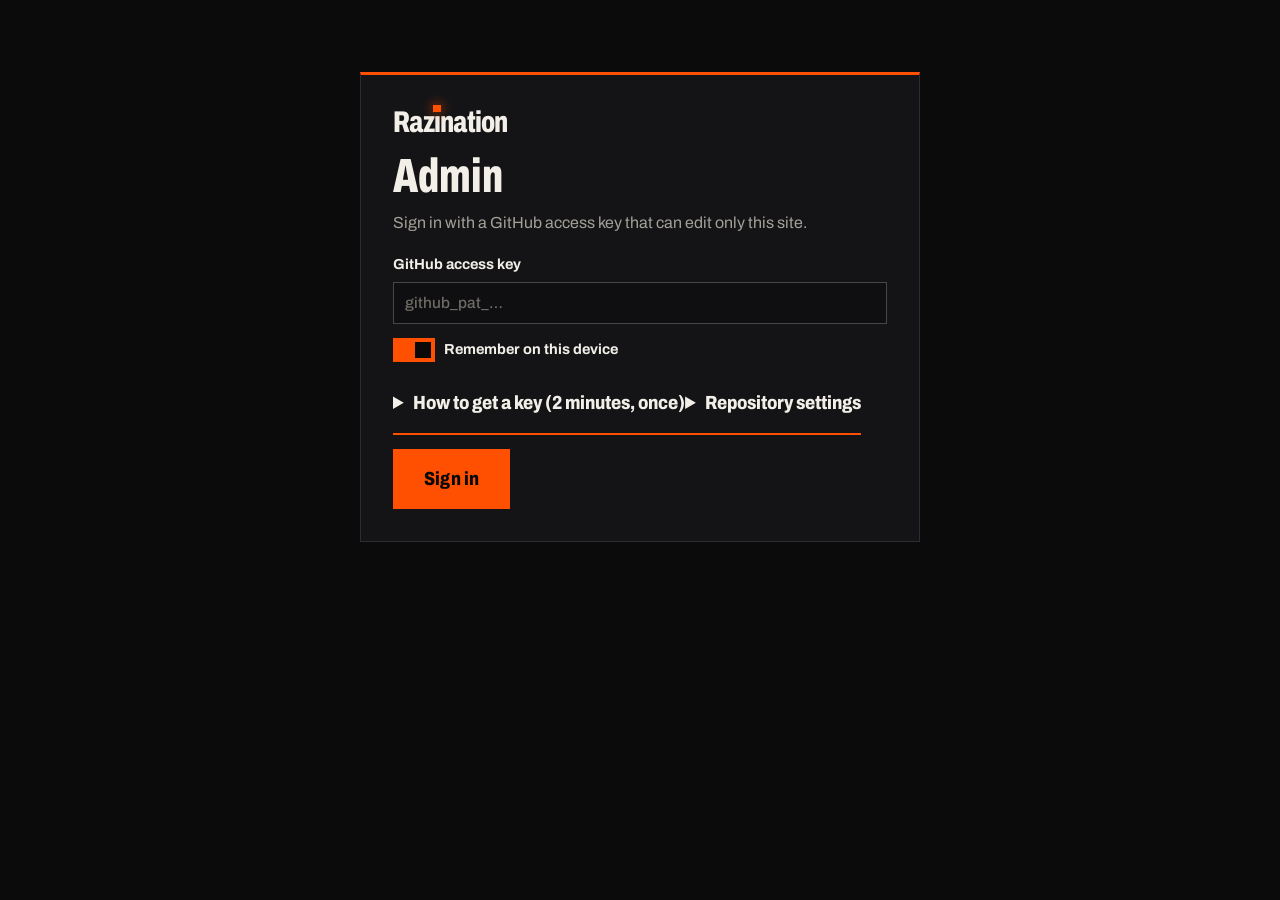
<file: admin/index.html>
<!DOCTYPE html>
<html lang="en">
<head>
<meta charset="UTF-8">
<meta name="viewport" content="width=device-width, initial-scale=1">
<meta name="robots" content="noindex, nofollow">
<title>Razination admin</title>
<link rel="icon" href="data:image/svg+xml,%3Csvg xmlns='http://www.w3.org/2000/svg' viewBox='0 0 32 32'%3E%3Crect width='32' height='32' fill='%230E0E0F'/%3E%3Crect x='12' y='13' width='8' height='14' fill='%23F2EFE8'/%3E%3Crect x='11' y='4' width='10' height='6' fill='%23FF4F00'/%3E%3C/svg%3E">
<link rel="stylesheet" href="../css/site.css">
<style>
  :root { color-scheme: dark; --a-bg: #0B0B0C; --a-card: #141416; --a-card-2: #1B1B1E; --a-field: #0F0F11; --a-line: #2C2C31; --a-line-2: #46464D; --a-text: #F2EFE8; --a-mute: #A3A097; }
  body { font-size: 16px; background: var(--a-bg); color: var(--a-text); }
  body::before { display: none; }
  a { color: var(--a-text); }
  .a-wrap { width: min(1080px, 100% - 32px); margin: 0 auto; }
  .a-top { position: sticky; top: 0; z-index: 20; background: rgba(11,11,12,.92); backdrop-filter: blur(10px); border-bottom: 1px solid var(--a-line); }
  .a-top .a-wrap { display: flex; align-items: center; gap: 16px; min-height: 64px; flex-wrap: wrap; padding: 10px 0; }
  .a-top .logo { color: var(--a-text); font-size: 26px; margin-right: auto; }
  .a-top .logo small, .logo small { font-family: var(--mono); font-stretch: 75%; font-weight: 500; font-size: 12px; letter-spacing: .06em; text-transform: uppercase; color: var(--a-mute); margin-left: 10px; }
  .a-status { font-family: var(--mono); font-stretch: 75%; font-size: 12.5px; letter-spacing: .04em; text-transform: uppercase; color: var(--a-mute); }
  .a-status.is-dirty { color: var(--orange); }
  .btn { border-color: var(--orange); background: var(--orange); color: #0A0A0A; box-shadow: none; }
  .btn::before { background: var(--a-text); }
  .btn:hover { color: #0A0A0A; }
  .a-top .btn { min-height: 44px; font-size: 16px; padding: 0 18px; }
  .a-top .btn:disabled { opacity: .35; cursor: default; }
  .a-top .lnk { color: var(--a-text); font-weight: 600; font-size: 15px; background: none; border: 0; cursor: pointer; text-decoration: underline; text-underline-offset: 4px; padding: 0; }
  .a-tabs { display: flex; gap: 6px; margin: 28px 0 8px; flex-wrap: wrap; border-bottom: 1px solid var(--a-line-2); }
  .a-tab { font: 800 17px var(--sans); font-stretch: 85%; background: none; color: var(--a-mute); border: 1px solid transparent; border-bottom: 0; padding: 12px 18px; cursor: pointer; margin-bottom: -1px; }
  .a-tab:hover { color: var(--a-text); }
  .a-tab[aria-selected=true] { background: var(--a-card); color: var(--a-text); border-color: var(--a-line-2); box-shadow: inset 0 2px 0 var(--orange); }
  main.a-wrap { padding-bottom: 140px; }
  h1.a-h { font-weight: 800; font-stretch: 66%; font-size: 52px; line-height: .95; letter-spacing: -.015em; margin: 36px 0 10px; }
  h2.a-h { font-weight: 800; font-stretch: 75%; font-size: 30px; line-height: 1; margin: 44px 0 12px; }
  .a-help { color: var(--a-mute); margin: 0 0 18px; max-width: 64ch; line-height: 1.5; }
  .a-help code, .af code { font-family: var(--mono); font-size: 13px; background: var(--a-card-2); padding: 1px 5px; }
  .acard { background: var(--a-card); border: 1px solid var(--a-line); padding: 18px 20px; margin-bottom: 14px; }
  .acard--flat { background: var(--a-card-2); border-color: var(--a-line); }
  .row { display: flex; align-items: center; gap: 12px 14px; flex-wrap: wrap; }
  .grow { flex: 1; min-width: 180px; }
  .thumb { width: 128px; aspect-ratio: 16/9; object-fit: cover; border: 1px solid var(--a-line-2); background: var(--a-card-2); flex: none; }
  .acard h3 { font-size: 22px; font-stretch: 80%; margin: 0 0 2px; }
  .acard small { color: var(--a-mute); }
  .af { display: grid; gap: 6px; font-weight: 700; font-size: 14.5px; margin-bottom: 14px; }
  .af small { font-weight: 400; color: var(--a-mute); }
  .grid2 { display: grid; grid-template-columns: 1fr 1fr; gap: 0 18px; }
  .grid3 { display: grid; grid-template-columns: repeat(3, 1fr); gap: 0 18px; }
  .grid4 { display: grid; grid-template-columns: repeat(4, 1fr); gap: 0 14px; }
  @media (max-width: 720px) { .grid2, .grid3, .grid4 { grid-template-columns: 1fr; } }
  input[type=text], input[type=url], input[type=email], input[type=tel], input[type=password], input[type=number], input:not([type]), textarea, select {
    width: 100%; font: 500 15.5px/1.4 var(--sans); color: var(--a-text); background: var(--a-field); border: 1px solid var(--a-line-2); padding: 9px 11px; border-radius: 0;
  }
  input:focus, textarea:focus, select:focus { outline: 2px solid var(--orange); outline-offset: 0; border-color: var(--orange); }
  ::placeholder { color: #6E6B65; }
  textarea { resize: vertical; min-height: 64px; }
  input[type=file] { font: 500 14px var(--sans); color: var(--a-mute); }
  input[type=file]::file-selector-button { font: 700 14px var(--sans); background: var(--a-card-2); color: var(--a-text); border: 1px solid var(--a-line-2); padding: 7px 12px; margin-right: 10px; cursor: pointer; }
  .sw { display: inline-flex; align-items: center; gap: 9px; font-weight: 700; font-size: 14.5px; cursor: pointer; user-select: none; }
  .sw input { appearance: none; width: 42px; height: 24px; background: var(--a-card-2); position: relative; cursor: pointer; margin: 0; border: 1px solid var(--a-line-2); flex: none; }
  .sw input::after { content: ""; position: absolute; top: 3px; left: 3px; width: 16px; height: 16px; background: var(--a-mute); transition: left .15s, background .15s; }
  .sw input:checked { background: var(--orange); border-color: var(--orange); }
  .sw input:checked::after { left: 21px; background: #0A0A0A; }
  .ib { font: 700 14px var(--sans); background: var(--a-card-2); color: var(--a-text); border: 1px solid var(--a-line-2); padding: 7px 12px; cursor: pointer; text-decoration: none; display: inline-flex; align-items: center; gap: 6px; }
  .ib:hover { border-color: var(--a-text); }
  .ib:disabled { opacity: .3; cursor: default; border-color: var(--a-line-2); }
  .ib--danger { border-color: rgba(255,79,0,.5); color: #FF8A4C; }
  .ib--danger:hover { background: var(--orange); border-color: var(--orange); color: #0A0A0A; }
  .badge { display: inline-flex; align-items: center; gap: 6px; font-family: var(--mono); font-stretch: 75%; font-size: 11.5px; letter-spacing: .04em; text-transform: uppercase; padding: 3px 7px; background: var(--a-text); color: #0A0A0A; vertical-align: middle; }
  .badge--orange { background: var(--orange); color: #0A0A0A; }
  .badge--line { background: none; color: var(--a-mute); border: 1px solid var(--a-line-2); }
  .edit { margin-top: 18px; padding-top: 18px; border-top: 1px solid var(--a-line); }
  .imgs { display: grid; grid-template-columns: repeat(3, 1fr); gap: 16px; }
  @media (max-width: 720px) { .imgs { grid-template-columns: 1fr; } }
  .imgs figure { margin: 0; display: grid; gap: 8px; }
  .imgs img { width: 100%; aspect-ratio: 16/9; object-fit: cover; border: 1px solid var(--a-line-2); background: var(--a-card-2); }
  .imgs .empty { aspect-ratio: 16/9; display: grid; place-items: center; border: 1px dashed var(--a-line-2); color: var(--a-mute); font-size: 13px; text-align: center; padding: 8px; }
  .login { width: min(560px, 100% - 32px); margin: 8vh auto; background: var(--a-card); border: 1px solid var(--a-line); border-top: 3px solid var(--orange); padding: 32px; }
  .login .logo { color: var(--a-text); }
  .login h1 { font-weight: 800; font-stretch: 66%; font-size: 48px; line-height: .95; margin: 14px 0 12px; }
  .login ol { color: var(--a-mute); padding-left: 1.2em; font-size: 15px; line-height: 1.5; }
  .login li { margin-bottom: 6px; }
  .msg { padding: 14px 16px; background: var(--a-card); border: 1px solid var(--a-line-2); margin: 18px 0; font-weight: 600; }
  .msg--err { border-color: var(--orange); color: #FF8A4C; }
  .msg--ok { border-left: 6px solid var(--orange); }
  details.more { margin: 8px 0 14px; }
  details.more summary { cursor: pointer; font-weight: 800; font-stretch: 85%; margin-bottom: 12px; }
  .pill { display: inline-block; font-family: var(--mono); font-stretch: 75%; font-size: 12px; text-transform: uppercase; letter-spacing: .04em; color: var(--a-mute); margin-bottom: 10px; }
  .sticky-note { position: fixed; right: 16px; bottom: 16px; z-index: 30; background: var(--a-card); color: var(--a-text); padding: 12px 16px; display: none; gap: 12px; align-items: center; box-shadow: 0 0 0 1px var(--orange), 0 20px 40px rgba(0,0,0,.6); }
  .sticky-note.show { display: flex; }
  .sticky-note .btn { min-height: 40px; font-size: 15px; padding: 0 14px; }
  .measure { position: absolute; left: -9999px; top: 0; white-space: nowrap; font-size: 100px; }
</style>
</head>
<body>
<div id="app"></div>
<script src="../js/render.js"></script>
<script src="admin.js"></script>
</body>
</html>
</file>
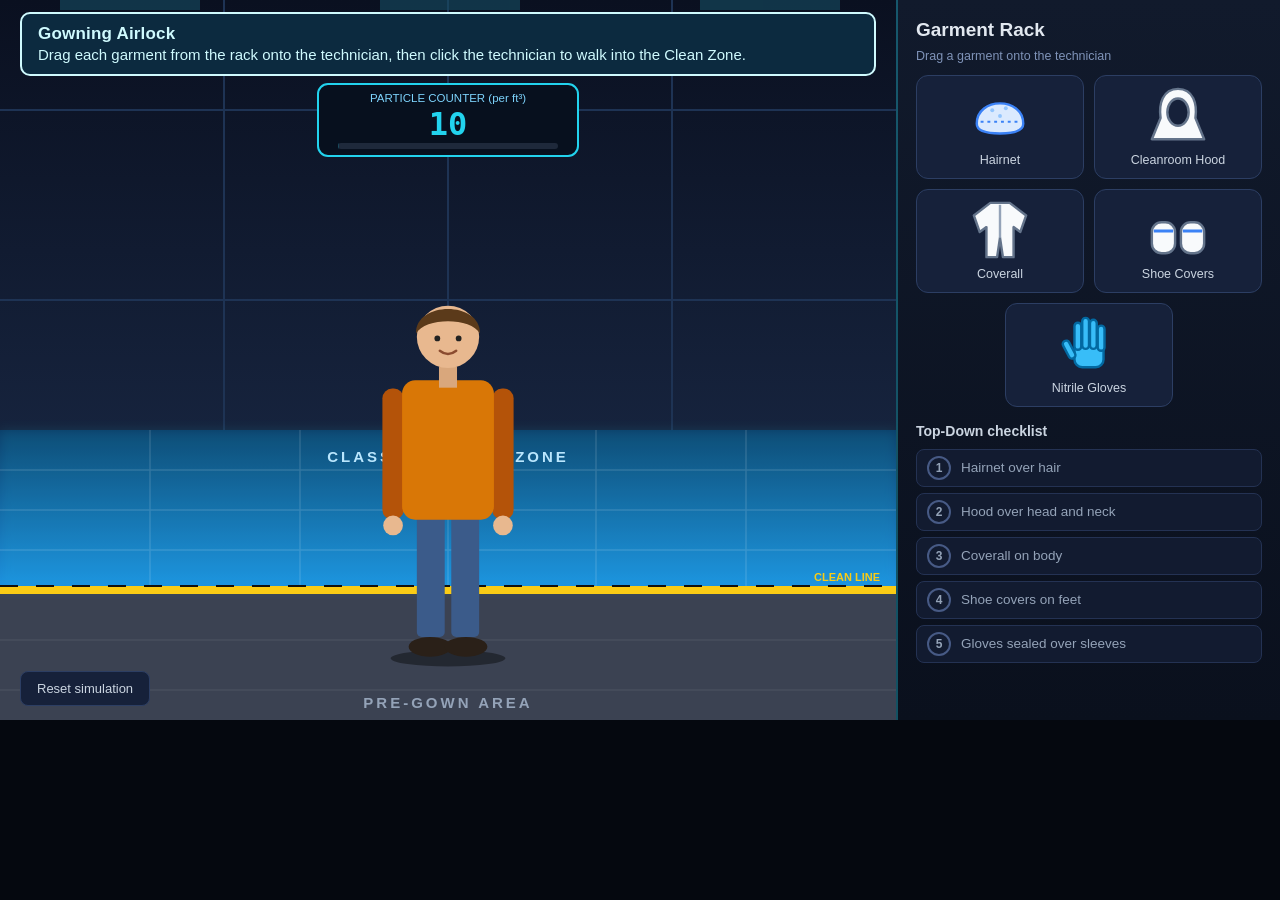
<file: sims/cleanroom-gowning/index.html>
<!DOCTYPE html>
<html lang="en">
<head>
<meta charset="UTF-8">
<title>Cleanroom Gowning Sequence</title>
<meta name="viewport" content="width=1280">
<style>
  html,body{margin:0;padding:0;background:#05080f;font-family:"Segoe UI",Arial,sans-serif;overflow:hidden}
  #app{position:relative;width:1280px;height:720px;overflow:hidden;background:#0b1220;color:#e2e8f0}
  #stage{position:absolute;left:0;top:0;width:896px;height:720px;overflow:hidden}
  #stage svg.main{position:absolute;left:0;top:0;width:896px;height:720px}
  #rack{position:absolute;left:896px;top:0;width:384px;height:720px;box-sizing:border-box;padding:16px 18px;background:linear-gradient(#111a2c,#0a101d);border-left:2px solid #22d3ee55}
  #banner{position:absolute;left:20px;top:12px;width:856px;min-height:56px;box-sizing:border-box;padding:9px 16px;border-radius:10px;border:2px solid;font-size:15px;line-height:1.3;z-index:20;transition:background .3s,border-color .3s}
  #banner b{display:block;font-size:17px;letter-spacing:.2px}
  .b-info{background:#0c2a3f;border-color:#22d3ee;color:#cffafe}
  .b-ok{background:#052e1b;border-color:#34d399;color:#d1fae5}
  .b-warn{background:#3a2a05;border-color:#fbbf24;color:#fef3c7}
  .b-err{background:#450a0a;border-color:#f87171;color:#fee2e2}
  .card{position:relative;height:104px;border-radius:12px;background:#16213a;border:1.5px solid #2c3e63;display:flex;flex-direction:column;align-items:center;justify-content:center;gap:4px;cursor:grab;touch-action:none;user-select:none;transition:border-color .2s,opacity .3s}
  .card:hover{border-color:#22d3ee}
  .card svg{width:62px;height:62px;pointer-events:none}
  .card span{font-size:12.5px;color:#cbd5e1;pointer-events:none}
  .card.used{opacity:.3;cursor:default;border-style:dashed}
  .card.used::after{content:"\2713";position:absolute;top:4px;right:9px;color:#34d399;font-size:18px;font-weight:700}
  .step{display:flex;align-items:center;gap:10px;padding:6px 10px;margin-bottom:6px;border-radius:8px;background:#121b30;border:1.5px solid #243253;font-size:13.5px;color:#94a3b8;transition:all .4s}
  .step i{flex:none;width:24px;height:24px;border-radius:50%;border:2px solid #475a85;display:grid;place-items:center;font-style:normal;font-size:12px;font-weight:700}
  .step.done{background:#06301f;border-color:#34d399;color:#d1fae5}
  .step.done i{background:#34d399;border-color:#34d399;color:#04231a}
  #ghost{position:absolute;width:84px;height:84px;margin:-42px 0 0 -42px;pointer-events:none;z-index:50;display:none;filter:drop-shadow(0 8px 10px #000a)}
  #ghost svg{width:100%;height:100%}
  #flash{position:absolute;inset:0;pointer-events:none;z-index:15;opacity:0}
  #flash.on{animation:flash .55s 6}
  @keyframes flash{0%,100%{box-shadow:inset 0 0 0 0 #ef444400;opacity:0}50%{box-shadow:inset 0 0 120px 30px #ef4444cc;opacity:1}}
  .g{opacity:0;transform:translateY(-34px);transition:opacity .45s,transform .45s cubic-bezier(.3,1.5,.5,1)}
  .g.on{opacity:1;transform:none}
  #avatar{transition:transform 1.6s cubic-bezier(.5,0,.3,1);cursor:pointer}
  #avatar.over{filter:drop-shadow(0 0 14px #22d3ee)}
  #avatar.win{filter:drop-shadow(0 0 16px #34d399)}
  #floorRed{opacity:0;transition:opacity .4s}
  #floorRed.on{opacity:.55;animation:pulse .6s infinite alternate}
  @keyframes pulse{to{opacity:.2}}
  .fp{opacity:0}.fp.on{animation:fp .4s forwards}
  @keyframes fp{to{opacity:.85}}
  #reset{position:absolute;left:20px;bottom:14px;z-index:20;padding:7px 16px;border-radius:8px;background:#16213a;border:1.5px solid #2c3e63;color:#cbd5e1;font-size:13px;cursor:pointer}
  #reset:hover{border-color:#22d3ee;color:#fff}
  @media (prefers-reduced-motion:reduce){.g,#avatar{transition:none}}
</style>
<link rel="stylesheet" href="tw.css">
</head>
<body>
<div id="app">
 <div id="stage">
  <svg class="main" viewBox="0 0 896 720" xmlns="http://www.w3.org/2000/svg">
   <defs>
    <linearGradient id="wall" x1="0" y1="0" x2="0" y2="1"><stop offset="0" stop-color="#0a1020"/><stop offset="1" stop-color="#16233d"/></linearGradient>
    <linearGradient id="clean" x1="0" y1="0" x2="0" y2="1"><stop offset="0" stop-color="#0b3b66"/><stop offset="1" stop-color="#1d8fe0"/></linearGradient>
    <filter id="glow"><feGaussianBlur stdDeviation="6"/></filter>
  </defs>
   <rect width="896" height="430" fill="url(#wall)"/>
   <g stroke="#1e3354" stroke-width="2" fill="none">
    <path d="M0 110H896M0 300H896M224 0V430M448 0V430M672 0V430"/>
   </g>
   <g fill="#164e63" opacity=".6"><rect x="60" y="0" width="140" height="10"/><rect x="380" y="0" width="140" height="10"/><rect x="700" y="0" width="140" height="10"/></g>
   <text x="448" y="40" text-anchor="middle" fill="#1e3a5f" font-size="0">.</text>
   <!-- floor -->
   <rect y="430" width="896" height="290" fill="#3b4252"/>
   <rect y="430" width="896" height="160" fill="url(#clean)"/>
   <rect y="430" width="896" height="160" fill="#22d3ee" opacity=".12" filter="url(#glow)"/>
   <g stroke="#ffffff22" stroke-width="1.5"><path d="M0 470H896M0 510H896M0 550H896M150 430V590M300 430V590M448 430V590M596 430V590M746 430V590"/></g>
   <g stroke="#ffffff10" stroke-width="1.5"><path d="M0 640H896M0 690H896"/></g>
   <rect id="floorRed" y="430" width="896" height="290" fill="#ef4444"/>
   <rect y="586" width="896" height="8" fill="#facc15"/>
   <path d="M0 586H896" stroke="#111" stroke-width="2" stroke-dasharray="18 18"/>
   <text x="448" y="462" text-anchor="middle" fill="#bae6fd" font-size="15" font-weight="700" letter-spacing="3">CLASS 100 CLEAN ZONE</text>
   <text x="448" y="708" text-anchor="middle" fill="#94a3b8" font-size="15" font-weight="700" letter-spacing="3">PRE-GOWN AREA</text>
   <text x="880" y="581" text-anchor="end" fill="#facc15" font-size="11" font-weight="700">CLEAN LINE</text>
   <!-- footprints -->
   <g id="prints" fill="#4a2e14"></g>
   <!-- particle counter -->
   <g id="counter">
    <rect x="318" y="84" width="260" height="72" rx="10" fill="#07101e" stroke="#22d3ee" stroke-width="2" id="cBox"/>
    <text x="448" y="102" text-anchor="middle" fill="#7dd3fc" font-size="11.5">PARTICLE COUNTER (per ft³)</text>
    <text id="cVal" x="448" y="135" text-anchor="middle" fill="#22d3ee" font-size="32" font-weight="700" font-family="Consolas,monospace">10</text>
    <rect x="338" y="143" width="220" height="6" rx="3" fill="#1e293b"/>
    <rect id="cBar" x="338" y="143" width="0.2" height="6" rx="3" fill="#22d3ee"/>
   </g>
   <!-- avatar (origin at feet) -->
   <g id="avatar" style="transform:translate(448px,655px) scale(.82)">
    <ellipse cx="0" cy="4" rx="70" ry="10" fill="#0006"/>
    <rect id="hit" x="-95" y="-430" width="190" height="440" fill="transparent"/>
    <!-- street clothes -->
    <rect x="-38" y="-172" width="34" height="150" rx="6" fill="#3b5b8a"/><rect x="4" y="-172" width="34" height="150" rx="6" fill="#3b5b8a"/>
    <ellipse cx="-22" cy="-10" rx="26" ry="12" fill="#2a2018"/><ellipse cx="22" cy="-10" rx="26" ry="12" fill="#2a2018"/>
    <rect x="-80" y="-325" width="26" height="160" rx="12" fill="#b45309"/><rect x="54" y="-325" width="26" height="160" rx="12" fill="#b45309"/>
    <rect x="-56" y="-335" width="112" height="170" rx="16" fill="#d97706"/>
    <circle cx="-67" cy="-158" r="12" fill="#e8b88f"/><circle cx="67" cy="-158" r="12" fill="#e8b88f"/>
    <rect x="-11" y="-352" width="22" height="26" fill="#d9a77c"/>
    <circle cx="0" cy="-388" r="38" fill="#e8b88f"/>
    <path d="M-39 -392 C-40 -432 40 -432 39 -392 C28 -412 -28 -412 -39 -392Z" fill="#5b3a1a"/>
    <circle cx="-13" cy="-386" r="3.5" fill="#222"/><circle cx="13" cy="-386" r="3.5" fill="#222"/>
    <path d="M-10 -371 Q0 -363 10 -371" stroke="#8a4b2f" stroke-width="3" fill="none" stroke-linecap="round"/>
    <!-- coverall -->
    <g id="g-coverall" class="g">
     <rect x="-92" y="-332" width="34" height="176" rx="15" fill="#f8fafc" stroke="#94a3b8" stroke-width="2"/>
     <rect x="58" y="-332" width="34" height="176" rx="15" fill="#f8fafc" stroke="#94a3b8" stroke-width="2"/>
     <rect x="-42" y="-180" width="40" height="172" rx="8" fill="#f8fafc" stroke="#94a3b8" stroke-width="2"/>
     <rect x="2" y="-180" width="40" height="172" rx="8" fill="#f8fafc" stroke="#94a3b8" stroke-width="2"/>
     <rect x="-62" y="-342" width="124" height="176" rx="20" fill="#f8fafc" stroke="#94a3b8" stroke-width="2"/>
     <path d="M0 -335V-172" stroke="#94a3b8" stroke-width="3"/><path d="M-40 -300H-8M8 -300H40" stroke="#cbd5e1" stroke-width="2"/>
     <rect x="-24" y="-352" width="48" height="16" rx="8" fill="#e2e8f0" stroke="#94a3b8" stroke-width="2"/>
    </g>
    <!-- booties -->
    <g id="g-booties" class="g">
     <rect x="-50" y="-34" width="52" height="44" rx="18" fill="#eef2f7" stroke="#94a3b8" stroke-width="2"/>
     <rect x="-2" y="-34" width="52" height="44" rx="18" fill="#eef2f7" stroke="#94a3b8" stroke-width="2"/>
     <path d="M-44 -26H-4M4 -26H44" stroke="#60a5fa" stroke-width="3"/>
    </g>
    <!-- hairnet -->
    <g id="g-hairnet" class="g">
     <path d="M-41 -392 C-44 -440 44 -440 41 -392 C30 -400 -30 -400 -41 -392Z" fill="#dbeafe" stroke="#60a5fa" stroke-width="2"/>
     <path d="M-36 -402H36" stroke="#60a5fa" stroke-width="2" stroke-dasharray="3 4"/>
    </g>
    <!-- hood -->
    <g id="g-hood" class="g">
     <path d="M0 -440 C-46 -440 -52 -400 -50 -372 L-70 -325 L70 -325 L50 -372 C52 -400 46 -440 0 -440Z" fill="#f8fafc" stroke="#94a3b8" stroke-width="2"/>
     <ellipse cx="0" cy="-384" rx="28" ry="31" fill="#e8b88f" stroke="#94a3b8" stroke-width="2"/>
     <path d="M-28 -402 Q0 -418 28 -402" fill="#dbeafe" stroke="#60a5fa" stroke-width="2"/>
     <circle cx="-12" cy="-386" r="3.5" fill="#222"/><circle cx="12" cy="-386" r="3.5" fill="#222"/>
     <path d="M-9 -371 Q0 -364 9 -371" stroke="#8a4b2f" stroke-width="3" fill="none" stroke-linecap="round"/>
    </g>
    <!-- gloves -->
    <g id="g-gloves" class="g">
     <rect x="-90" y="-176" width="30" height="24" rx="8" fill="#38bdf8" stroke="#0369a1" stroke-width="2"/>
     <rect x="60" y="-176" width="30" height="24" rx="8" fill="#38bdf8" stroke="#0369a1" stroke-width="2"/>
     <ellipse cx="-75" cy="-142" rx="15" ry="19" fill="#38bdf8" stroke="#0369a1" stroke-width="2"/>
     <ellipse cx="75" cy="-142" rx="15" ry="19" fill="#38bdf8" stroke="#0369a1" stroke-width="2"/>
    </g>
    <g id="dust"></g>
   </g>
   <circle cx="0" cy="0" r="0"/>
  </svg>
  <div id="banner" class="b-info"><b>Gowning Airlock</b>Drag each garment from the rack onto the technician, then click the technician to walk into the Clean Zone.</div>
  <div id="flash"></div>
  <button id="reset" type="button">Reset simulation</button>
 </div>

 <div id="rack">
  <div style="font-size:19px;font-weight:700;margin-bottom:2px">Garment Rack</div>
  <div style="font-size:12.5px;color:#7f93b8;margin-bottom:10px">Drag a garment onto the technician</div>
  <div id="grid" style="display:grid;grid-template-columns:1fr 1fr;gap:10px;margin-bottom:14px"></div>
  <div style="font-size:14px;font-weight:700;margin-bottom:7px;color:#cbd5e1">Top-Down checklist</div>
  <div id="steps"></div>
 </div>
 <div id="ghost"></div>
</div>

<script>
(function(){
  const ORDER=['hairnet','hood','coverall','booties','gloves'];
  const NAME={hairnet:'Hairnet',hood:'Cleanroom Hood',coverall:'Coverall',booties:'Shoe Covers',gloves:'Nitrile Gloves'};
  const STEP={hairnet:'Hairnet over hair',hood:'Hood over head and neck',coverall:'Coverall on body',booties:'Shoe covers on feet',gloves:'Gloves sealed over sleeves'};
  const S='stroke="#64748b" stroke-width="2.5" stroke-linejoin="round"';
  const ICON={
   hairnet:`<svg viewBox="0 0 64 64"><path d="M8 40C8 12 56 12 56 40C56 48 46 50 32 50C18 50 8 48 8 40Z" fill="#dbeafe" stroke="#3b82f6" stroke-width="2.5"/><path d="M12 38H52" stroke="#3b82f6" stroke-width="2" stroke-dasharray="3 4"/><circle cx="24" cy="26" r="2" fill="#93c5fd"/><circle cx="38" cy="24" r="2" fill="#93c5fd"/><circle cx="32" cy="32" r="2" fill="#93c5fd"/></svg>`,
   hood:`<svg viewBox="0 0 64 64"><path d="M32 4C16 4 12 20 14 34L5 56H59L50 34C52 20 48 4 32 4Z" fill="#f8fafc" ${S}/><ellipse cx="32" cy="28" rx="11" ry="14" fill="#16213a" ${S}/></svg>`,
   coverall:`<svg viewBox="0 0 64 64"><path d="M22 4H42L59 17L53 34L46 29V60H35L32 40L29 60H18V29L11 34L5 17Z" fill="#f8fafc" ${S}/><path d="M32 6V40" stroke="#94a3b8" stroke-width="2.5"/></svg>`,
   booties:`<svg viewBox="0 0 64 64"><rect x="5" y="24" width="24" height="32" rx="10" fill="#f8fafc" ${S}/><rect x="35" y="24" width="24" height="32" rx="10" fill="#f8fafc" ${S}/><path d="M7 33H27M37 33H57" stroke="#3b82f6" stroke-width="3"/></svg>`,
   gloves:`<svg viewBox="0 0 64 64"><g fill="#38bdf8" stroke="#0369a1" stroke-width="2.5"><rect x="17" y="30" width="30" height="26" rx="8"/><rect x="17" y="10" width="7" height="28" rx="3.5"/><rect x="25" y="5" width="7" height="32" rx="3.5"/><rect x="33" y="7" width="7" height="30" rx="3.5"/><rect x="41" y="13" width="7" height="26" rx="3.5"/><rect x="8" y="28" width="7" height="20" rx="3.5" transform="rotate(-28 11 38)"/></g></svg>`
  };
  const $=id=>document.getElementById(id);
  const app=$('app'), ghost=$('ghost'), av=$('avatar'), banner=$('banner');
  let worn,n,locked,coverEarly,counterNow=10,raf;

  // build rack
  ORDER.forEach(k=>{
    const c=document.createElement('div');c.className='card';c.dataset.k=k;
    c.innerHTML=ICON[k]+'<span>'+NAME[k]+'</span>';
    if(k==='gloves')c.style.gridColumn='1 / span 2',c.style.margin='0 auto',c.style.width='calc(50% - 5px)';
    $('grid').appendChild(c);
    c.addEventListener('pointerdown',e=>startDrag(e,k,c));
  });
  ORDER.forEach((k,i)=>{
    const d=document.createElement('div');d.className='step';d.id='s-'+k;
    d.innerHTML='<i>'+(i+1)+'</i><div>'+STEP[k]+'</div>';$('steps').appendChild(d);
  });

  const scale=()=>app.getBoundingClientRect().width/1280;
  function say(type,title,text){banner.className='b-'+type;banner.innerHTML='<b>'+title+'</b>'+text}

  function setCounter(target,color){
    cancelAnimationFrame(raf);
    const from=counterNow,t0=performance.now(),dur=800;
    $('cVal').setAttribute('fill',color);$('cBar').setAttribute('fill',color);
    $('cBox').setAttribute('stroke',color);
    (function step(t){
      const p=Math.min(1,(t-t0)/dur);counterNow=Math.round(from+(target-from)*p);
      $('cVal').textContent=counterNow.toLocaleString('en-US');
      $('cBar').setAttribute('width',Math.max(.2,220*Math.min(1,counterNow/10000)));
      if(p<1)raf=requestAnimationFrame(step);
    })(t0);
  }

  function updateChecklist(){
    ORDER.forEach((k,i)=>$('s-'+k).classList.toggle('done',i<n));
    document.querySelectorAll('.card').forEach(c=>c.classList.toggle('used',!!worn[c.dataset.k]));
  }
  function wear(k){worn[k]=true;requestAnimationFrame(()=>$('g-'+k).classList.add('on'));}

  function dustFail(k){
    locked=true;
    say('err','Contamination!','Hair/skin particles fell onto your clean suit. Always gown Top-to-Bottom.');
    setCounter(10000,'#ef4444');$('flash').classList.add('on');
    const ns='http://www.w3.org/2000/svg',dust=$('dust');
    for(let i=0;i<90;i++){
      const fx=(Math.random()-.5)*125,fy=-345+Math.random()*130,r=1.4+Math.random()*2.4;
      const c=document.createElementNS(ns,'circle');
      c.setAttribute('cx',fx);c.setAttribute('cy',fy);c.setAttribute('r',r);
      c.setAttribute('fill',['#6b4423','#8b6b4a','#444','#a8896a'][i%4]);
      dust.appendChild(c);
      const sx=(Math.random()-.5)*70;
      c.animate([{transform:`translate(${sx-fx}px,${-440-fy}px)`,opacity:0},{opacity:1,offset:.12},{transform:'translate(0,0)',opacity:1}],
        {duration:1100+Math.random()*900,delay:Math.random()*1300,easing:'cubic-bezier(.5,0,1,.6)',fill:'backwards'});
    }
  }

  function floorFail(){
    locked=true;
    av.style.transform='translate(448px,545px) scale(.8)';
    $('floorRed').classList.add('on');$('flash').classList.add('on');
    setCounter(10000,'#ef4444');
    say('err','Breach! Street shoes crossed the Clean Line','Dirty footprints are now inside the Clean Zone. Shoe covers must go on before you cross.');
    const ns='http://www.w3.org/2000/svg',p=$('prints');
    [575,552,529,506,483].forEach((y,i)=>{
      [-16,16].forEach((dx,j)=>{
        const e=document.createElementNS(ns,'ellipse');
        e.setAttribute('cx',448+dx);e.setAttribute('cy',y+(j?6:-4));e.setAttribute('rx',9);e.setAttribute('ry',15);
        e.setAttribute('class','fp');e.style.animationDelay=(.25*i+.1*j)+'s';p.appendChild(e);
        requestAnimationFrame(()=>e.classList.add('on'));
      });
    });
  }

  function drop(k){
    if(locked||worn[k])return;
    if(k==='hairnet'||k==='hood'){
      if(worn.coverall){wear(k);updateChecklist();dustFail(k);return}
      if(k==='hood'&&!worn.hairnet){say('warn','Hairnet first','Contain hair with the hairnet before the hood goes on.');return}
      wear(k);n++;updateChecklist();
      say('ok',NAME[k]+' on',k==='hairnet'?'Hair is contained. Ready for the hood.':'Head and neck covered. Ready for the coverall.');
    }else if(k==='coverall'){
      wear(k);
      if(n===2){n=3;updateChecklist();say('ok','Coverall on','Suit snapped on. Next: shoe covers.')}
      else{updateChecklist();say('info','Coverall on','')}
    }else if(k==='booties'){
      if(n<3){say('warn','Not yet','Finish the head and body first: hairnet, hood, then coverall.');return}
      wear(k);n=4;updateChecklist();setCounter(3,'#22d3ee');
      say('ok','Shoe covers on','Stepping into the Clean Zone. Last step: gloves.');
      setTimeout(()=>{av.style.transform='translate(448px,545px) scale(.8)'},550);
    }else if(k==='gloves'){
      if(n<4){say('warn','Gloves go last','Put gloves on after the suit and shoe covers are in place, so they seal the sleeves.');return}
      wear(k);n=5;updateChecklist();locked=true;av.classList.add('win');
      setCounter(0,'#34d399');
      say('ok','GOWNING COMPLETE — YOU MAY ENTER THE FAB.','Particle count: 0. Top-down gowning keeps wafers clean.');
    }
  }

  // drag & drop (scale-safe for Storyline)
  function startDrag(e,k,card){
    if(locked||worn[k])return;
    e.preventDefault();
    ghost.innerHTML=ICON[k];ghost.style.display='block';
    const move=ev=>{
      const r=app.getBoundingClientRect(),s=scale();
      ghost.style.left=(ev.clientX-r.left)/s+'px';ghost.style.top=(ev.clientY-r.top)/s+'px';
      av.classList.toggle('over',overAvatar(ev));
    };
    const up=ev=>{
      window.removeEventListener('pointermove',move);window.removeEventListener('pointerup',up);window.removeEventListener('pointercancel',up);
      ghost.style.display='none';av.classList.remove('over');
      if(ev.type!=='pointercancel'&&overAvatar(ev))drop(k);
    };
    move(e);
    window.addEventListener('pointermove',move);window.addEventListener('pointerup',up);window.addEventListener('pointercancel',up);
  }
  function overAvatar(ev){
    const r=$('hit').getBoundingClientRect();
    return ev.clientX>=r.left&&ev.clientX<=r.right&&ev.clientY>=r.top&&ev.clientY<=r.bottom;
  }

  // click avatar = walk across the line
  av.addEventListener('click',()=>{
    if(locked||worn.booties)return;
    floorFail();
  });

  function reset(){
    worn={};n=0;locked=false;coverEarly=false;
    ORDER.forEach(k=>$('g-'+k).classList.remove('on'));
    $('dust').innerHTML='';$('prints').innerHTML='';
    $('floorRed').classList.remove('on');$('flash').classList.remove('on');av.classList.remove('win');
    av.style.transform='translate(448px,655px) scale(.82)';
    setCounter(10,'#22d3ee');updateChecklist();
    say('info','Gowning Airlock','Drag each garment from the rack onto the technician, then click the technician to walk into the Clean Zone.');
  }
  $('reset').addEventListener('click',reset);
  reset();
})();
</script>
</body>
</html>
</file>
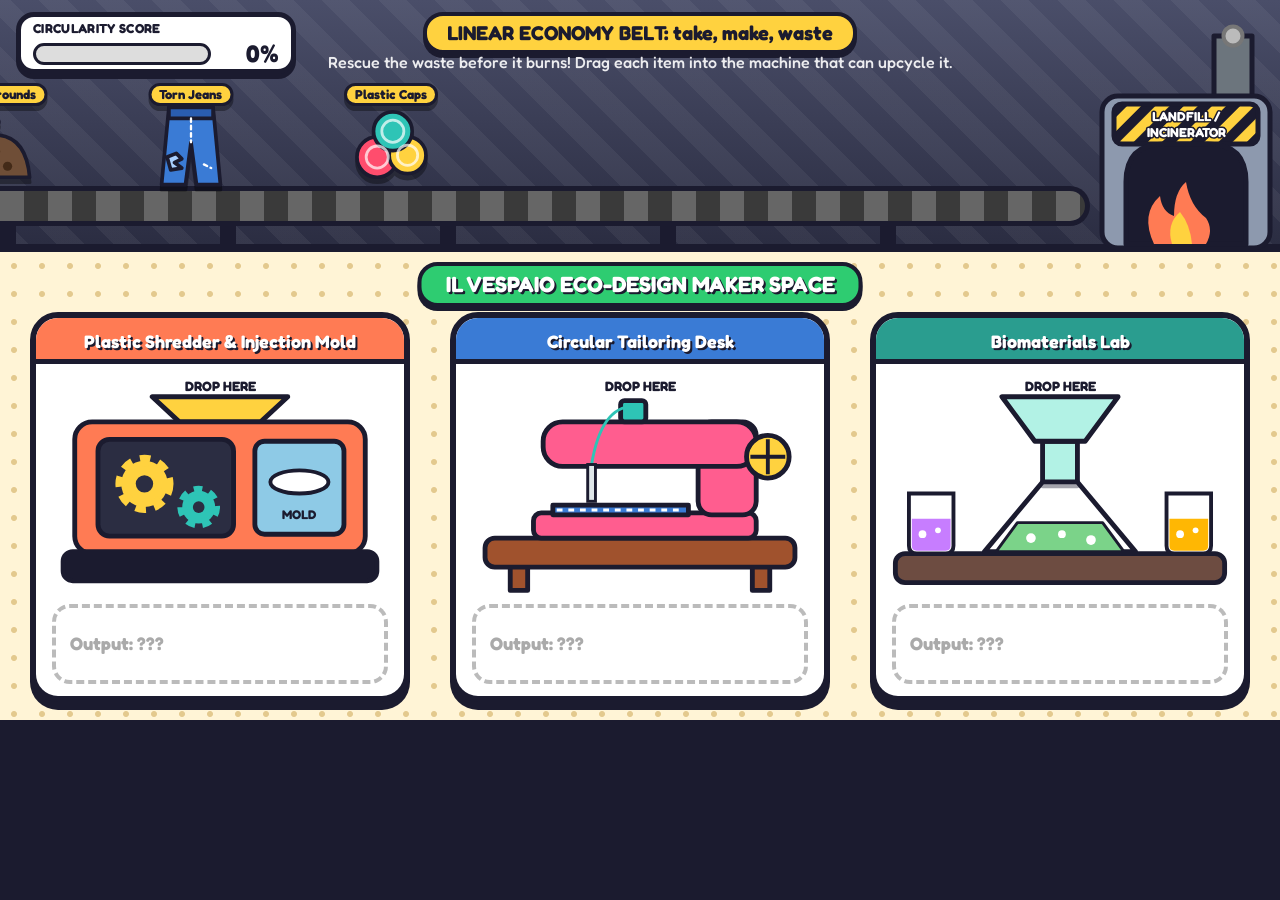
<file: sims/close-the-loop/index.html>
<!DOCTYPE html>
<html lang="en"><head><meta charset="utf-8"><title>Close the Loop – Il Vespaio Maker Space</title>
<meta name="viewport" content="width=device-width,initial-scale=1">
<link href="../../vendor/fonts/fonts.css" rel="stylesheet">
<style>
:root{--ink:#1b1b2f;--ps:paused}
*{box-sizing:border-box;-webkit-user-select:none;user-select:none}
html,body{margin:0;padding:0;overflow:hidden;background:#1b1b2f;font-family:Fredoka,'Trebuchet MS','Comic Sans MS',sans-serif;color:var(--ink)}
#stage{position:relative;width:1280px;height:720px;overflow:hidden;background:#fff4d6}
#top{position:absolute;left:0;top:0;width:1280px;height:252px;border-bottom:8px solid var(--ink);background:repeating-linear-gradient(45deg,rgba(255,255,255,.05) 0 20px,transparent 20px 40px),linear-gradient(#4a4e69,#2b2d42)}
#bot{position:absolute;left:0;top:252px;width:1280px;height:468px;background:radial-gradient(#e3c98e 2.5px,transparent 3.5px) 0 0/28px 28px,#fff4d6}
#belt{position:absolute;left:0;top:186px;width:1090px;height:40px;border:5px solid var(--ink);border-left:0;border-radius:0 20px 20px 0;background:repeating-linear-gradient(90deg,#666 0 24px,#3a3a3a 24px 48px);animation:belt 1.4s linear infinite}
#legs{position:absolute;left:0;top:226px;width:1090px;height:26px;background:repeating-linear-gradient(90deg,var(--ink) 0 16px,transparent 16px 220px)}
@keyframes belt{to{background-position:48px 0}}
.pill{position:absolute;left:50%;transform:translateX(-50%);border:4px solid var(--ink);border-radius:20px;font-weight:700;white-space:nowrap;z-index:30;box-shadow:0 4px 0 var(--ink)}
#t1{top:12px;background:#ffd23f;padding:2px 20px;font-size:20px}
#hint{position:absolute;left:50%;top:50px;transform:translateX(-50%);color:#fff;font-size:16px;font-weight:500;z-index:30;white-space:nowrap;opacity:.9}
#t2{top:262px;background:#2ecc71;color:#fff;padding:2px 24px;font-size:22px;text-shadow:2px 2px 0 var(--ink)}
#hud{position:absolute;left:16px;top:12px;width:280px;height:62px;padding:4px 12px;background:#fff;border:5px solid var(--ink);border-radius:18px;box-shadow:0 5px 0 var(--ink);z-index:30}
#hud small{display:block;font-size:13px;font-weight:700;line-height:15px}
#hud div{display:flex;align-items:center;gap:10px}
#bar{flex:1;height:22px;border:3px solid var(--ink);border-radius:12px;background:#ddd;overflow:hidden}
#fill{display:block;height:100%;width:0;background:#e63946;transition:width .8s,background .8s}
#pct{font-size:24px;font-weight:700;min-width:58px;text-align:right}
#furn{position:absolute;left:1090px;top:30px;width:190px;height:222px;overflow:visible;z-index:10}
.fl{transform-origin:96px 214px;animation:flick .35s ease-in-out infinite alternate}
@keyframes flick{to{transform:scaleY(1.18) skewX(4deg)}}
.chim{animation:puff 2.4s ease-out infinite}
@keyframes puff{from{transform:translate(0,0) scale(.6);opacity:.9}to{transform:translate(var(--dx,10px),-60px) scale(2);opacity:0}}
.item{position:absolute;top:100px;width:92px;height:92px;z-index:20;cursor:grab;touch-action:none;filter:drop-shadow(0 5px 0 rgba(0,0,0,.35))}
.item svg{width:100%;height:100%;pointer-events:none;animation:bob 1.1s ease-in-out infinite alternate}
@keyframes bob{to{transform:translateY(-4px) rotate(3deg)}}
.item b{position:absolute;left:50%;top:-17px;transform:translateX(-50%);white-space:nowrap;background:#ffd23f;border:3px solid var(--ink);border-radius:12px;padding:0 8px;font-size:13px;line-height:17px;pointer-events:none}
.item.drag{z-index:60;cursor:grabbing;transform:scale(1.2) rotate(-6deg)}
.item.burn{transform:scale(.1) rotate(200deg);opacity:0;transition:left .5s,top .5s,transform .5s,opacity .5s}
.item.suck{animation:suck 1.5s ease-in forwards}
@keyframes suck{0%{transform:scale(1.1)}50%{transform:scale(.8) rotate(360deg)}100%{transform:scale(.05) rotate(1000deg);opacity:0}}
.zone{position:absolute;top:312px;width:380px;height:390px;background:#fff;border:6px solid var(--ink);border-radius:28px;box-shadow:0 8px 0 var(--ink);overflow:hidden;z-index:5;transition:transform .15s,box-shadow .15s}
.zone h3{margin:0;height:46px;line-height:46px;text-align:center;font-weight:700;font-size:18px;color:#fff;text-shadow:2px 2px 0 var(--ink);border-bottom:5px solid var(--ink)}
.zone svg.m{display:block;width:100%;height:232px}
.zone.hot{transform:translateY(-6px) scale(1.03);box-shadow:0 14px 0 var(--ink),0 0 0 7px #7cfc00}
.zone.nope{animation:nope .45s}
@keyframes nope{25%{transform:translateX(-12px)}50%{transform:translateX(12px)}75%{transform:translateX(-8px)}}
.zone.working{--ps:running}
.zone.working svg.sh{animation:shake .14s infinite}
@keyframes shake{0%{transform:translate(2px,1px) rotate(.4deg)}50%{transform:translate(-2px,-1px) rotate(-.4deg)}100%{transform:translate(1px,-2px)}}
.spin{animation:spin .8s linear infinite;animation-play-state:var(--ps)}
.rev{animation-direction:reverse}
@keyframes spin{to{transform:rotate(360deg)}}
.nd{animation:nd .22s ease-in-out infinite alternate;animation-play-state:var(--ps)}
@keyframes nd{to{transform:translateY(14px)}}
.bub{animation:rise 1s ease-in infinite;animation-play-state:var(--ps)}
@keyframes rise{from{transform:translateY(0);opacity:1}to{transform:translateY(-38px);opacity:0}}
.tray{position:absolute;left:16px;bottom:12px;width:336px;height:80px;border:4px dashed #bbb;border-radius:18px;display:flex;align-items:center;gap:12px;padding:0 14px;color:#aaa;font-weight:700;font-size:18px}
.tray.full{border-style:solid;border-color:var(--ink);background:#e6ffd9;color:var(--ink)}
.tray span{line-height:1.1}.tray b{font-size:20px}.tray small{font-size:14px;font-weight:500}
.prod{width:62px;height:62px;flex:none;animation:pop .8s cubic-bezier(.3,1.8,.5,1)}
.prod svg{width:100%;height:100%}
@keyframes pop{0%{transform:translateY(-140px) scale(0) rotate(-360deg)}100%{transform:none}}
.ring{position:absolute;left:150px;top:100px;width:70px;height:70px;border-radius:50%;border:8px solid #ffd23f;box-shadow:0 0 30px #fff;pointer-events:none;z-index:3;animation:ring 1s ease-out forwards}
@keyframes ring{from{transform:scale(.2);opacity:1}to{transform:scale(5);opacity:0}}
.flash{position:absolute;inset:0;background:#fff;z-index:4;pointer-events:none;animation:fl .6s ease-out forwards}
@keyframes fl{from{opacity:1}to{opacity:0}}
.sp,.sm{position:absolute;z-index:70;pointer-events:none;line-height:1;font-weight:700}
.sp{animation:burst .9s ease-out forwards}
@keyframes burst{to{transform:translate(var(--dx),var(--dy)) rotate(360deg) scale(.3);opacity:0}}
.sm{border-radius:50%;background:#c9c9c9;border:4px solid #777;animation:puff 1.2s ease-out forwards}
.ping{position:absolute;z-index:75;font-size:42px;font-weight:700;color:#ffd23f;-webkit-text-stroke:2px var(--ink);pointer-events:none;animation:up 1s ease-out forwards}
@keyframes up{from{transform:scale(.3)}30%{transform:scale(1.3)}to{transform:translateY(-60px);opacity:0}}
#banner{position:absolute;left:50%;top:62px;width:880px;margin-left:-440px;padding:10px 20px;border:5px solid var(--ink);border-radius:20px;box-shadow:0 6px 0 var(--ink);color:#fff;font-weight:700;font-size:22px;text-align:center;z-index:80;transform:translateY(-220px);transition:transform .4s cubic-bezier(.3,1.5,.5,1);pointer-events:none}
#banner.show{transform:none}#banner.red{background:#e63946}#banner.orange{background:#f77f00}
#win{position:absolute;inset:0;display:none;align-items:center;justify-content:center;z-index:90;background:rgba(27,27,47,.5)}
#win.on{display:flex}
#win .card{background:#2ecc71;color:#fff;text-align:center;padding:30px 46px;border:6px solid var(--ink);border-radius:32px;box-shadow:0 10px 0 var(--ink);max-width:900px;animation:pop .8s cubic-bezier(.3,1.5,.5,1)}
#win h1{margin:0 0 10px;font-size:62px;line-height:1;text-shadow:4px 4px 0 var(--ink)}
#win p{margin:0 0 20px;font-size:28px;font-weight:500;line-height:1.2}
#again{font:700 22px Fredoka,sans-serif;background:#ffd23f;color:var(--ink);border:5px solid var(--ink);border-radius:18px;padding:6px 26px;cursor:pointer;box-shadow:0 5px 0 var(--ink)}
.cf{position:absolute;top:-30px;z-index:95;pointer-events:none;animation:fall linear infinite}
@keyframes fall{to{transform:translateY(790px) rotate(720deg)}}
</style><link rel="stylesheet" href="tw.css">
</head>
<body>
<div id="stage">
 <div id="top"></div><div id="bot"></div>
 <div id="hud"><small class="uppercase tracking-wide">Circularity Score</small><div><span id="bar"><i id="fill"></i></span><span id="pct">0%</span></div></div>
 <div id="t1" class="pill">LINEAR ECONOMY BELT: take, make, waste</div>
 <div id="hint">Rescue the waste before it burns! Drag each item into the machine that can upcycle it.</div>
 <div id="belt"></div><div id="legs"></div>
 <svg id="furn" viewBox="0 0 190 222">
  <defs><pattern id="hz" width="20" height="20" patternUnits="userSpaceOnUse" patternTransform="rotate(45)"><rect width="10" height="20" fill="#ffd23f"/><rect x="10" width="10" height="20" fill="#1b1b2f"/></pattern></defs>
  <g stroke="#1b1b2f" stroke-width="5" stroke-linejoin="round">
   <rect x="124" y="6" width="38" height="70" fill="#6c757d"/><rect x="12" y="66" width="168" height="152" rx="16" fill="#8d99ae"/>
   <rect x="24" y="74" width="144" height="40" rx="8" fill="url(#hz)"/>
   <path d="M36 214v-62q0-38 38-38h44q38 0 38 38v62z" fill="#1b1b2f"/></g>
  <g class="fl"><path d="M64 214q-14-30 6-48 2 16 14 20 0-24 12-34 4 24 20 36 8 12 0 26z" fill="#ff7b54"/><path d="M82 214q-6-20 8-32 10 12 12 32z" fill="#ffd23f"/></g>
  <g font-size="13" font-weight="700" fill="#fff" stroke="#1b1b2f" stroke-width="3" paint-order="stroke" text-anchor="middle"><text x="96" y="91">LANDFILL /</text><text x="96" y="107">INCINERATOR</text></g>
  <g fill="#bbb" stroke="#777" stroke-width="3"><circle class="chim" cx="143" cy="6" r="10"/><circle class="chim" style="animation-delay:1.2s;--dx:-14px" cx="143" cy="6" r="9"/></g>
 </svg>
 <div id="t2" class="pill">IL VESPAIO ECO-DESIGN MAKER SPACE</div>
 <div id="banner"></div>
 <div id="win"><div class="card"><h1>THE LOOP IS CLOSED!</h1><p>In a Circular Economy, waste is just a design flaw.</p><button id="again" onclick="location.reload()">Play again</button></div></div>
</div>
<script>
const S=document.getElementById('stage'),B=document.getElementById('banner'),SP=40,INK='#1b1b2f';
const sv=b=>`<svg viewBox="0 0 100 100"><g stroke="${INK}" stroke-width="4" stroke-linejoin="round" stroke-linecap="round">${b}</g></svg>`;
const SV={
caps:sv(`<circle cx="35" cy="62" r="22" fill="#ff4d6d"/><circle cx="68" cy="60" r="20" fill="#ffd23f"/><circle cx="52" cy="34" r="21" fill="#2ec4b6"/><g fill="none" stroke="#fff" stroke-width="3" opacity=".7"><circle cx="35" cy="62" r="12"/><circle cx="68" cy="60" r="11"/><circle cx="52" cy="34" r="12"/></g>`),
jeans:sv(`<path d="M26 8h48l8 84H56L50 46l-6 46H18z" fill="#3a7bd5"/><rect x="26" y="8" width="48" height="12" fill="#2a5db0"/><path d="M24 62l10-4 6 6-8 4 8 6-12 2z" fill="#a9d0ff"/><path d="M50 20v26M64 70l8 4" stroke="#fff" stroke-width="2.5" stroke-dasharray="4 4"/>`),
coffee:sv(`<path d="M8 84q4-44 42-46t42 46z" fill="#6f4e37"/><g fill="#432a18" stroke="none"><circle cx="32" cy="66" r="5"/><circle cx="54" cy="56" r="6"/><circle cx="68" cy="72" r="5"/><circle cx="44" cy="76" r="4"/></g><ellipse cx="50" cy="26" rx="9" ry="6" fill="#8b5e3c" transform="rotate(-25 50 26)"/>`),
frisbee:sv(`<ellipse cx="50" cy="60" rx="44" ry="18" fill="#1fa89b"/><ellipse cx="50" cy="52" rx="44" ry="18" fill="#52e3d3"/><ellipse cx="50" cy="52" rx="26" ry="9" fill="none" stroke="#fff" stroke-width="4" opacity=".7"/><g stroke="none"><circle cx="22" cy="50" r="3" fill="#ff4d6d"/><circle cx="78" cy="54" r="3" fill="#ffd23f"/><circle cx="60" cy="64" r="3" fill="#ff4d6d"/></g>`),
tote:sv(`<path d="M34 38q0-30 16-30t16 30" fill="none" stroke-width="6"/><path d="M18 36h64l6 56H12z" fill="#3a7bd5"/><path d="M50 50l5 11 12 1-9 8 3 12-11-6-11 6 3-12-9-8 12-1z" fill="#ffd23f" stroke-width="3"/>`),
pot:sv(`<path d="M50 44V26" fill="none" stroke="#2a9d8f" stroke-width="5"/><path d="M50 30q-22-4-24-20 20 0 24 20z" fill="#7bd389"/><path d="M50 30q22-4 24-20-20 0-24 20z" fill="#52b788"/><path d="M22 54h56l-8 38H30z" fill="#e9c46a"/><rect x="16" y="44" width="68" height="14" rx="5" fill="#f4a261"/>`)};
const bk=(x,c)=>`<g transform="translate(${x},0)"><path d="M0 130h46v54q0 8-8 8H8q-8 0-8-8z" fill="#fff" fill-opacity=".6" stroke="${INK}" stroke-width="4"/><path d="M3 156h40v28q0 5-5 5H8q-5 0-5-5z" fill="${c}"/><circle class="bub" cx="14" cy="172" r="4" fill="#fff"/><circle class="bub" style="animation-delay:.4s" cx="30" cy="168" r="3" fill="#fff"/></g>`;
const HOP=`<text x="190" y="24" text-anchor="middle" font-size="14" font-weight="700" fill="${INK}">DROP HERE</text>`;
const ZONES=[
{name:'Plastic Shredder & Injection Mold',col:'#ff7b54',out:'Eco-Frisbee!',pr:SV.frisbee,sh:1,svg:`<g stroke="${INK}" stroke-width="5" stroke-linejoin="round"><path d="M120 30h140l-28 26H148z" fill="#ffd23f"/><rect x="40" y="56" width="300" height="136" rx="18" fill="#ff7b54"/><rect x="64" y="74" width="140" height="100" rx="12" fill="#2b2d42"/><rect x="226" y="76" width="92" height="96" rx="10" fill="#8ecae6"/><rect x="28" y="190" width="324" height="30" rx="10" fill="${INK}"/></g><g class="spin" style="transform-origin:112px 120px"><circle cx="112" cy="120" r="24" fill="#ffd23f" stroke="#ffd23f" stroke-width="12" stroke-dasharray="10 8"/><circle cx="112" cy="120" r="9" fill="#2b2d42"/></g><g class="spin rev" style="transform-origin:168px 144px"><circle cx="168" cy="144" r="17" fill="#2ec4b6" stroke="#2ec4b6" stroke-width="10" stroke-dasharray="8 7"/><circle cx="168" cy="144" r="6" fill="#2b2d42"/></g><ellipse cx="272" cy="118" rx="30" ry="12" fill="#fff" stroke="${INK}" stroke-width="4"/><text x="272" y="156" text-anchor="middle" font-size="13" font-weight="700" fill="${INK}">MOLD</text>`+HOP},
{name:'Circular Tailoring Desk',col:'#3a7bd5',out:'Upcycled Tote Bag!',pr:SV.tote,sh:1,svg:`<g stroke="${INK}" stroke-width="5" stroke-linejoin="round"><rect x="56" y="204" width="18" height="26" fill="#a0522d"/><rect x="306" y="204" width="18" height="26" fill="#a0522d"/><rect x="30" y="176" width="320" height="30" rx="10" fill="#a0522d"/><rect x="80" y="150" width="230" height="26" rx="8" fill="#ff5d8f"/><rect x="250" y="56" width="60" height="96" rx="14" fill="#ff5d8f"/><rect x="90" y="56" width="220" height="46" rx="20" fill="#ff5d8f"/><rect x="170" y="34" width="26" height="22" rx="4" fill="#2ec4b6"/><rect x="100" y="142" width="140" height="10" fill="#3a7bd5"/></g><path d="M183 40Q150 40 140 100" fill="none" stroke="#2ec4b6" stroke-width="3"/><path d="M104 147h132" stroke="#fff" stroke-dasharray="6 6" stroke-width="3"/><g class="nd"><rect x="136" y="100" width="8" height="38" fill="#dfe6e9" stroke="${INK}" stroke-width="3"/></g><g class="spin" style="transform-origin:322px 92px"><circle cx="322" cy="92" r="22" fill="#ffd23f" stroke="${INK}" stroke-width="5"/><path d="M322 74v36M304 92h36" stroke="${INK}" stroke-width="4"/></g>`+HOP},
{name:'Biomaterials Lab',col:'#2a9d8f',out:'Compostable Plant Pot!',pr:SV.pot,sh:0,svg:`<g stroke="${INK}" stroke-width="5" stroke-linejoin="round"><rect x="20" y="192" width="340" height="30" rx="10" fill="#6d4c41"/><rect x="172" y="76" width="36" height="46" fill="#b2f2e5"/><path d="M130 30h120l-34 46h-52z" fill="#b2f2e5"/><path d="M172 118L112 190h156l-60-72z" fill="#fff" fill-opacity=".6"/><path d="M146 160L124 190h132l-22-30z" fill="#7bd389" stroke-width="3"/></g><circle class="bub" cx="160" cy="176" r="5" fill="#fff"/><circle class="bub" style="animation-delay:.3s" cx="192" cy="172" r="4" fill="#fff"/><circle class="bub" style="animation-delay:.6s" cx="222" cy="178" r="5" fill="#fff"/>${bk(34,'#c77dff')}${bk(300,'#ffb703')}`+HOP}];
const ITEMS=[{n:'Plastic Caps',z:0,x:300,sv:SV.caps},{n:'Torn Jeans',z:1,x:100,sv:SV.jeans},{n:'Coffee Grounds',z:2,x:-100,sv:SV.coffee}];

let AC;
function snd(f,d,ty='sine',v=.15,w=0){try{AC=AC||new(window.AudioContext||window.webkitAudioContext)();const o=AC.createOscillator(),g=AC.createGain(),t=AC.currentTime+w;o.type=ty;o.frequency.value=f;o.connect(g);g.connect(AC.destination);g.gain.setValueAtTime(v,t);g.gain.exponentialRampToValueAtTime(.001,t+d);o.start(t);o.stop(t+d)}catch(e){}}
function pt(e){const r=S.getBoundingClientRect(),s=r.width/1280;return{x:(e.clientX-r.left)/s,y:(e.clientY-r.top)/s}}
function mk(c,x,y,h){const d=document.createElement('div');d.className=c;d.style.left=x+'px';d.style.top=y+'px';if(h)d.innerHTML=h;return d}
function fx(x,y,ch,cols,n,sz){for(let i=0;i<n;i++){const a=Math.random()*6.28,r=50+Math.random()*90,s=mk('sp',x,y,ch[i%ch.length]);s.style.color=cols[i%cols.length];s.style.fontSize=(sz+Math.random()*12)+'px';s.style.setProperty('--dx',Math.cos(a)*r+'px');s.style.setProperty('--dy',Math.sin(a)*r+'px');S.appendChild(s);setTimeout(()=>s.remove(),950)}}
function smoke(x,y){for(let i=0;i<9;i++){const r=Math.random(),s=mk('sm',x+(r-.5)*60,y+Math.random()*30);s.style.width=s.style.height=(26+r*26)+'px';s.style.setProperty('--dx',(r-.5)*90+'px');S.appendChild(s);setTimeout(()=>s.remove(),1250)}}
let bt;function banner(c,t,ms){B.className=c+' show';B.textContent=t;clearTimeout(bt);bt=setTimeout(()=>B.className='',ms||3200)}
const COLS=['#ffd23f','#ff5d8f','#2ec4b6','#fff'];

ZONES.forEach((z,i)=>{const d=document.createElement('div');d.className='zone';d.style.left=(30+i*420)+'px';
 d.innerHTML=`<h3 style="background:${z.col}">${z.name}</h3><svg class="m ${z.sh?'sh':''}" viewBox="0 0 380 232">${z.svg}</svg><div class="tray"><span>Output: ???</span></div>`;
 S.appendChild(d);z.el=d;z.tray=d.querySelector('.tray')});
const zoneAt=(x,y)=>ZONES.findIndex(z=>{const e=z.el;return x>=e.offsetLeft&&x<=e.offsetLeft+380&&y>=e.offsetTop&&y<=e.offsetTop+390});
const hot=i=>ZONES.forEach((z,j)=>z.el.classList.toggle('hot',j===i));

function burn(it){it.s='wait';const e=it.el;e.style.transition='';e.classList.add('burn');e.style.left=(it.x+60)+'px';
 smoke(1150,150);snd(160,.5,'square',.1);snd(90,.6,'sawtooth',.1,.1);
 banner('red','Resource Destroyed! The Linear Economy wastes valuable materials.');
 setTimeout(()=>{e.style.transition='none';e.classList.remove('burn');it.x=-120;e.style.left='-120px';e.style.top='100px';it.s='belt'},1800)}
function bounce(it){it.s='ret';const e=it.el,tx=Math.min(it.x+20,1000);e.classList.remove('drag');
 e.style.transition='left .65s cubic-bezier(.3,1.6,.5,1),top .65s cubic-bezier(.3,1.6,.5,1)';e.style.left=tx+'px';e.style.top='100px';
 setTimeout(()=>{e.style.transition='none';it.x=tx;it.s='belt'},680)}
function wrong(it,zi){const e=ZONES[zi].el;e.classList.add('nope');setTimeout(()=>e.classList.remove('nope'),450);
 snd(110,.35,'sawtooth');banner('orange',"Oops! That machine can't use this material. Try another one!",2600);bounce(it)}

let done=0;
function upcycle(it,zi){const z=ZONES[zi],ze=z.el,e=it.el;it.s='done';e.classList.remove('drag');ze.classList.add('working');
 e.style.transition='left .4s,top .4s';e.style.left=(ze.offsetLeft+145)+'px';e.style.top=(ze.offsetTop+50)+'px';
 setTimeout(()=>e.classList.add('suck'),400);
 [0,450,900].forEach((d,i)=>setTimeout(()=>{const r=document.createElement('div');r.className='ring';r.style.borderColor=COLS[i];ze.appendChild(r);setTimeout(()=>r.remove(),1000)},d+400));
 for(let i=0;i<10;i++)snd(80+i*14,.1,'square',.05,i*.17);
 const iv=setInterval(()=>fx(ze.offsetLeft+190,ze.offsetTop+150,['✦','★','✨'],COLS,3,22),160);
 setTimeout(()=>{clearInterval(iv);ze.classList.remove('working');e.remove();
  const f=document.createElement('div');f.className='flash';ze.appendChild(f);setTimeout(()=>f.remove(),600);
  snd(1318,.5);snd(1760,.8,'sine',.15,.12);
  fx(ze.offsetLeft+190,ze.offsetTop+340,['★','✦','●'],[...COLS,'#2ecc71'],14,24);
  const p=mk('ping',ze.offsetLeft+250,ze.offsetTop+250,'PING!');S.appendChild(p);setTimeout(()=>p.remove(),1000);
  z.tray.className='tray full';z.tray.innerHTML=`<div class="prod">${z.pr}</div><span><b>${z.out}</b><br><small>upcycled from ${it.n}</small></span>`;
  done++;const pc=Math.round(done/3*100);document.getElementById('pct').textContent=pc+'%';
  const fl=document.getElementById('fill');fl.style.width=pc+'%';fl.style.background=`hsl(${pc*1.2},80%,48%)`;
  if(done===3)setTimeout(win,1400)},1900)}

function win(){document.getElementById('win').classList.add('on');
 const G=['#2ecc71','#27ae60','#7bd389','#b7f171','#1e9e50','#52b788'];
 for(let i=0;i<150;i++){const c=document.createElement('div'),r=Math.random();c.className='cf';c.style.left=Math.random()*1280+'px';c.style.width=(8+r*7)+'px';c.style.height=(12+r*12)+'px';c.style.background=G[i%6];c.style.borderRadius=r>.7?'50%':'2px';c.style.animationDuration=(2+r*2.5)+'s';c.style.animationDelay=(-Math.random()*4)+'s';S.appendChild(c)}
 [523,659,784,1047,1319].forEach((f,i)=>snd(f,.4,'triangle',.15,i*.14))}

ITEMS.forEach(it=>{const e=document.createElement('div');e.className='item';e.innerHTML=`<b>${it.n}</b>${it.sv}`;e.style.left=it.x+'px';S.appendChild(e);it.el=e;it.s='belt';
 const cen=(ev)=>{const p=pt(ev);return[p.x-it.ox+46,p.y-it.oy+46]};
 e.addEventListener('pointerdown',ev=>{if(it.s!=='belt')return;snd(500,.08,'triangle');it.s='drag';e.setPointerCapture(ev.pointerId);const p=pt(ev);it.ox=p.x-it.x;it.oy=p.y-100;e.style.transition='none';e.classList.add('drag')});
 e.addEventListener('pointermove',ev=>{if(it.s!=='drag')return;const p=pt(ev);e.style.left=(p.x-it.ox)+'px';e.style.top=(p.y-it.oy)+'px';hot(zoneAt(...cen(ev)))});
 e.addEventListener('pointerup',ev=>{if(it.s!=='drag')return;const zi=zoneAt(...cen(ev));hot(-1);zi<0?bounce(it):zi===it.z?upcycle(it,zi):wrong(it,zi)});
 e.addEventListener('pointercancel',()=>{if(it.s==='drag'){hot(-1);bounce(it)}})});

let last=performance.now();
function tick(t){const dt=Math.min(.05,(t-last)/1e3);last=t;
 ITEMS.forEach(it=>{if(it.s==='belt'||it.s==='drag')it.x+=SP*dt;if(it.s==='belt'){it.el.style.left=it.x+'px';if(it.x>1040)burn(it)}});
 requestAnimationFrame(tick)}
requestAnimationFrame(tick);
</script></body></html>
</file>
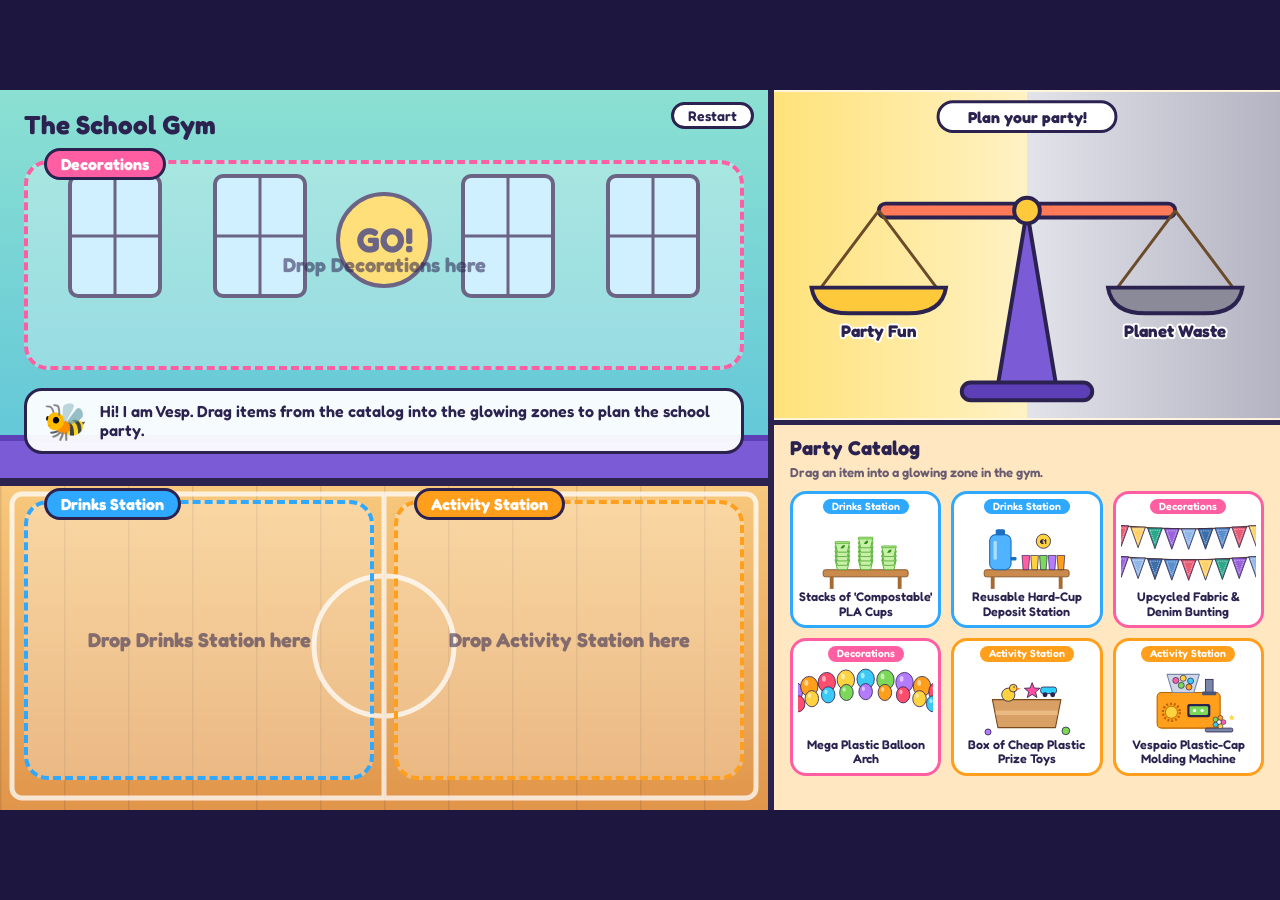
<file: sims/eco-party/index.html>
<!DOCTYPE html>
<html lang="en">
<head>
<meta charset="utf-8">
<title>Eco-Party Planner</title>
<meta name="viewport" content="width=device-width,initial-scale=1">
<link href="../../vendor/fonts/fonts.css" rel="stylesheet">
<style>
:root{--ink:#2b2250;--gold:#ffc93c}
*{box-sizing:border-box}
html,body{margin:0;height:100%;overflow:hidden;background:#1d1740;font-family:'Fredoka','Trebuchet MS','Comic Sans MS',sans-serif;color:var(--ink)}
#stage{position:absolute;width:1280px;height:720px;transform-origin:0 0;overflow:hidden;background:#fff6dc}
#gym{position:absolute;left:0;top:0;width:768px;height:720px;overflow:hidden}
#right{position:absolute;left:768px;top:0;width:512px;height:720px;background:#fff6dc;border-left:6px solid var(--ink)}
#sc{position:absolute;left:0;top:0}
#cat{position:absolute;left:0;top:330px;width:506px;height:390px;background:#ffe7c2;border-top:5px solid var(--ink)}
#grid{display:grid;grid-template-columns:repeat(3,1fr);gap:10px;padding:0 16px}
.card{background:#fff;border:3px solid var(--c);border-radius:16px;padding:5px 5px 6px;cursor:grab;touch-action:none;user-select:none;-webkit-user-select:none;display:flex;flex-direction:column;align-items:center;transition:opacity .3s,transform .15s}
.card:hover{transform:translateY(-3px)}
.card svg{width:100%;height:74px;pointer-events:none}
.card b{font-size:12.5px;line-height:1.15;text-align:center;font-weight:600}
.tag{font-size:10.5px;background:var(--c);color:#fff;border-radius:99px;padding:0 9px;margin-bottom:2px;font-weight:600}
.card.used{opacity:.3;pointer-events:none}
.ghost{position:absolute;width:153px;z-index:60;pointer-events:none;transform:rotate(-4deg) scale(1.08);box-shadow:0 14px 24px rgba(0,0,0,.35)}
.zone{position:absolute;border:4px dashed var(--c);border-radius:24px;background:rgba(255,255,255,.3);animation:pulse 2s ease-in-out infinite;transition:background .2s,transform .2s}
.zone.hot{background:rgba(255,255,255,.7);transform:scale(1.02)}
.zone.full{animation:none;border-style:solid;background:rgba(255,255,255,.12)}
.zone.shake{animation:shake .4s}
@keyframes pulse{0%,100%{box-shadow:0 0 6px 0 var(--c)}50%{box-shadow:0 0 30px 9px var(--c)}}
@keyframes shake{25%{transform:translateX(-10px)}75%{transform:translateX(10px)}}
@keyframes spin{to{transform:rotate(360deg)}}
@keyframes tw{0%,100%{opacity:.2}50%{opacity:1}}
.spark{animation:tw .9s infinite}
.chip{position:absolute;left:16px;top:-16px;background:var(--c);color:#fff;font-weight:700;font-size:16px;padding:1px 14px;border-radius:99px;border:3px solid var(--ink);z-index:2}
.hint{position:absolute;inset:0;display:flex;align-items:center;justify-content:center;font-weight:700;font-size:20px;color:var(--ink);opacity:.55;text-align:center}
.art{position:absolute;inset:0}.art svg{width:100%;height:100%}
#coach{position:absolute;left:24px;top:298px;width:720px;height:66px;background:rgba(255,255,255,.94);border:3px solid var(--ink);border-radius:18px;display:flex;align-items:center;gap:12px;padding:0 16px;font-size:16px;line-height:1.2;font-weight:600;z-index:5}
#smog{position:absolute;inset:0;background:linear-gradient(rgba(125,105,60,.6),rgba(70,62,58,.75));opacity:0;transition:opacity 1s;pointer-events:none;z-index:10}
#glow{position:absolute;inset:0;background:radial-gradient(circle at 50% 45%,rgba(255,250,200,.65),rgba(255,230,120,.0) 70%);opacity:0;transition:opacity 1s;pointer-events:none;z-index:10}
#rs{position:absolute;right:14px;top:12px;z-index:12;background:#fff;border:3px solid var(--ink);border-radius:99px;font:600 14px 'Fredoka',sans-serif;padding:2px 14px;cursor:pointer;color:var(--ink)}
#cv{position:absolute;inset:0;z-index:30;pointer-events:none;display:none}
#banner{position:absolute;left:64px;top:0;width:640px;z-index:40;transform:translateY(-360px);transition:transform 1s cubic-bezier(.3,1.5,.5,1);background:linear-gradient(#ffe27a,#ffc93c);border:5px solid var(--ink);border-radius:28px;padding:16px 28px 18px;text-align:center;box-shadow:0 12px 0 rgba(43,34,80,.35)}
#banner.on{transform:translateY(90px)}
#banner h1{margin:0;font-size:44px;line-height:1.05;font-weight:700}
#banner p{margin:8px 0 12px;font-size:19px;font-weight:600}
.btn{background:var(--ink);color:#fff;border:0;border-radius:99px;font:700 18px 'Fredoka',sans-serif;padding:6px 26px;cursor:pointer}
#modal{position:absolute;inset:0;z-index:100;background:rgba(20,10,50,.7);display:none;align-items:center;justify-content:center}
#modal .box{width:600px;background:#fff;border:6px solid #e5383b;border-radius:28px;padding:24px 32px;text-align:center;animation:pop .4s}
#modal h2{margin:0 0 6px;font-size:52px;color:#e5383b;font-weight:700}
#modal p{margin:0 0 16px;font-size:23px;line-height:1.3;font-weight:600}
@keyframes pop{0%{transform:scale(.5)}70%{transform:scale(1.07)}100%{transform:scale(1)}}
</style>
<link rel="stylesheet" href="tw.css">
</head>
<body>
<div id="stage">
  <div id="gym">
    <svg width="768" height="720" viewBox="0 0 768 720" style="position:absolute;left:0;top:0">
      <defs>
        <linearGradient id="wall" x1="0" y1="0" x2="0" y2="1"><stop offset="0" stop-color="#8be0d2"/><stop offset="1" stop-color="#5fc5d9"/></linearGradient>
        <linearGradient id="floor" x1="0" y1="0" x2="0" y2="1"><stop offset="0" stop-color="#f8c97e"/><stop offset="1" stop-color="#e0954a"/></linearGradient>
        <pattern id="pl" width="64" height="330" patternUnits="userSpaceOnUse"><line x1="0" x2="0" y2="330" stroke="#000" stroke-opacity=".09" stroke-width="3"/></pattern>
      </defs>
      <rect width="768" height="392" fill="url(#wall)"/>
      <rect y="345" width="768" height="47" fill="#7b5cd6"/><rect y="345" width="768" height="6" fill="#5d3fb8"/>
      <g fill="#fff" stroke="#2b2250" stroke-width="4"><rect x="70" y="86" width="90" height="120" rx="8" fill="#bdeaff"/><rect x="215" y="86" width="90" height="120" rx="8" fill="#bdeaff"/><rect x="463" y="86" width="90" height="120" rx="8" fill="#bdeaff"/><rect x="608" y="86" width="90" height="120" rx="8" fill="#bdeaff"/></g>
      <g stroke="#2b2250" stroke-width="3"><path d="M115 86V206M70 146H160M260 86V206M215 146H305M508 86V206M463 146H553M653 86V206M608 146H698"/></g>
      <circle cx="384" cy="150" r="46" fill="#ffd23f" stroke="#2b2250" stroke-width="4"/><text x="384" y="162" text-anchor="middle" font-size="34" font-weight="700" fill="#2b2250" font-family="Fredoka,sans-serif">GO!</text>
      <rect y="392" width="768" height="328" fill="url(#floor)"/><rect y="392" width="768" height="328" fill="url(#pl)"/>
      <rect y="388" width="768" height="8" fill="#2b2250"/>
      <g fill="none" stroke="#fff" stroke-width="5" opacity=".75"><rect x="12" y="404" width="744" height="304" rx="10"/><circle cx="384" cy="556" r="70"/><path d="M384 404V708"/></g>
      <text x="24" y="44" font-size="26" font-weight="700" fill="#2b2250" font-family="Fredoka,sans-serif">The School Gym</text>
    </svg>
    <div id="coach"><span style="font-size:36px">🐝</span><span id="ct"></span></div>
    <div id="smog"></div><div id="glow"></div>
    <button id="rs">Restart</button>
    <canvas id="cv" width="768" height="720"></canvas>
    <div id="banner"><h1>ECO-PARTY MASTER!</h1><p>You planned an amazing party with zero waste using the Circular Economy!</p><button class="btn" id="again">Play again</button></div>
  </div>
  <div id="right">
    <svg id="sc" width="506" height="330" viewBox="0 0 512 330">
      <defs><linearGradient id="sbg" x1="0" x2="1"><stop offset="0" stop-color="#ffe27a"/><stop offset=".5" stop-color="#fff2c4"/><stop offset=".5" stop-color="#e3e3ea"/><stop offset="1" stop-color="#b3b3c2"/></linearGradient></defs>
      <rect width="512" height="330" fill="url(#sbg)"/>
      <rect id="redov" x="256" width="256" height="330" fill="#ff3b3b" opacity="0"/>
      <path d="M256 120L226 300H286Z" fill="#7b5cd6" stroke="#2b2250" stroke-width="4" stroke-linejoin="round"/>
      <rect x="190" y="294" width="132" height="18" rx="9" fill="#5d3fb8" stroke="#2b2250" stroke-width="4"/>
      <g id="beam"><rect x="106" y="113" width="300" height="14" rx="7" fill="#ff7a59" stroke="#2b2250" stroke-width="4"/></g>
      <g id="pL"><path d="M0 0L-60 80M0 0L60 80" stroke="#6b4b2a" stroke-width="3"/><g id="iL"></g><path d="M-68 78H68Q64 104 30 104H-30Q-64 104 -68 78Z" fill="#ffc93c" stroke="#2b2250" stroke-width="4"/><text y="128" text-anchor="middle" font-size="17" font-weight="700" fill="#2b2250" stroke="#fff" stroke-width="4" paint-order="stroke" font-family="Fredoka,sans-serif">Party Fun</text></g>
      <g id="pR"><path d="M0 0L-60 80M0 0L60 80" stroke="#6b4b2a" stroke-width="3"/><g id="iR"></g><path d="M-68 78H68Q64 104 30 104H-30Q-64 104 -68 78Z" fill="#8a8a99" stroke="#2b2250" stroke-width="4"/><text y="128" text-anchor="middle" font-size="17" font-weight="700" fill="#2b2250" stroke="#fff" stroke-width="4" paint-order="stroke" font-family="Fredoka,sans-serif">Planet Waste</text></g>
      <circle cx="256" cy="120" r="13" fill="#ffc93c" stroke="#2b2250" stroke-width="4"/>
      <rect id="pillR" x="166" y="10" width="180" height="30" rx="15" fill="#fff" stroke="#2b2250" stroke-width="3"/>
      <text id="pillT" x="256" y="31" text-anchor="middle" font-size="16" font-weight="700" fill="#2b2250" font-family="Fredoka,sans-serif">Plan your party!</text>
    </svg>
    <div id="cat">
      <div style="padding:8px 16px 8px"><div class="font-bold" style="font-size:20px;font-weight:700">Party Catalog</div><div style="font-size:13px;font-weight:600;opacity:.7">Drag an item into a glowing zone in the gym.</div></div>
      <div id="grid"></div>
    </div>
  </div>
  <div id="modal"><div class="box"><h2>TRAP!</h2><p>Bioplastic cups look green, but they only compost in 60°C factories. In normal trash, they are just single-use waste. The scale tips!</p><button class="btn" id="ok">Got it!</button></div></div>
</div>

<script>
const NS='http://www.w3.org/2000/svg',$=id=>document.getElementById(id);
const star=(x,y,R,r,f)=>{let p='';for(let i=0;i<10;i++){const a=-Math.PI/2+i*Math.PI/5,d=i%2?r:R;p+=`${(x+d*Math.cos(a)).toFixed(1)},${(y+d*Math.sin(a)).toFixed(1)} `}return `<polygon points="${p}" fill="${f}"/>`};
const table='<rect x="20" y="196" width="310" height="26" rx="8" fill="#c98a4b" stroke="#7a4a1c" stroke-width="3"/><rect x="44" y="222" width="14" height="44" fill="#a46a30"/><rect x="292" y="222" width="14" height="44" fill="#a46a30"/>';

/* ---------- item artwork ---------- */
const ART={
balloon(){const c=['#ff4d6d','#ffd23f','#3bc9f5','#7bd957','#b57bff','#ff9f1c'];let s='<svg viewBox="0 0 720 210">',P=[];
 for(let i=0;i<=16;i++){const t=Math.PI*(1-i/16);P.push([360+315*Math.cos(t),172-135*Math.sin(t)])}
 [2,5,8,11,14].forEach(i=>s+=`<line x1="${P[i][0]}" y1="0" x2="${P[i][0]}" y2="${P[i][1]}" stroke="#fff" stroke-width="2"/>`);
 P.forEach((p,i)=>s+=`<ellipse cx="${p[0]}" cy="${p[1]}" rx="27" ry="31" fill="${c[i%6]}" stroke="#2b2250" stroke-width="2.5"/><ellipse cx="${p[0]-9}" cy="${p[1]-11}" rx="6" ry="9" fill="#fff" opacity=".55"/>`);
 for(let i=0;i<15;i++){const t=Math.PI*(1-i/14);const x=360+268*Math.cos(t),y=176-100*Math.sin(t);s+=`<ellipse cx="${x}" cy="${y}" rx="21" ry="25" fill="${c[(i+3)%6]}" stroke="#2b2250" stroke-width="2.5"/><ellipse cx="${x-7}" cy="${y-9}" rx="5" ry="7" fill="#fff" opacity=".55"/>`}
 return s+'</svg>'},
bunting(){const col=['#3b6ea8','#5a8fcf','#e85d75','#ffd166','#2aa889','#9a63dc','#8fb8e8'];let s='<svg viewBox="0 0 720 210">';
 for(let r=0;r<2;r++){const oy=r?104:8;let pts='';for(let k=0;k<=40;k++){const u=k/40;pts+=`${20+680*u},${oy+22*Math.sin(Math.PI*u)} `}
  s+=`<polyline points="${pts}" fill="none" stroke="#6b4b2a" stroke-width="4"/>`;
  for(let i=0;i<13;i++){const u=(i+.5)/13,x=20+680*u,y=oy+22*Math.sin(Math.PI*u);
   s+=`<polygon points="${x-23},${y} ${x+23},${y} ${x},${y+64}" fill="${col[(i+r*3)%7]}" stroke="#2b2250" stroke-width="2.5" stroke-linejoin="round"/><polygon points="${x-15},${y+7} ${x+15},${y+7} ${x},${y+48}" fill="none" stroke="#fff" stroke-width="2" stroke-dasharray="4 3" opacity=".8"/>`}}
 return s+'</svg>'},
pla(){const cup=(x,y)=>`<path d="M${x-26} ${y-34}h52l-8 34h-36z" fill="#c9f0a9" stroke="#4aa82b" stroke-width="3"/><rect x="${x-27}" y="${y-39}" width="54" height="7" rx="3" fill="#a5df7c" stroke="#4aa82b" stroke-width="2"/>`;
 let s='<svg viewBox="0 0 350 270">'+table;[[90,5],[175,6],[260,4]].forEach(([x,n])=>{for(let i=0;i<n;i++)s+=cup(x,196-i*16);s+=`<path d="M${x-7} ${196-(n-1)*16-14}q9-16 16-11q0 14-16 11z" fill="#2f8f17"/>`});return s+'</svg>'},
reuse(){const c=['#ff5fa2','#ffd23f','#7bd957','#b57bff','#ff9f1c'];let s='<svg viewBox="0 0 350 270">'+table;
 s+='<rect x="40" y="68" width="78" height="128" rx="22" fill="#4fb3ff" stroke="#1c6fc0" stroke-width="4"/><rect x="62" y="48" width="34" height="22" rx="6" fill="#1c6fc0"/><rect x="116" y="150" width="22" height="12" rx="4" fill="#1c6fc0"/><rect x="54" y="90" width="12" height="70" rx="6" fill="#fff" opacity=".55"/>';
 c.forEach((k,i)=>{const x=172+i*32;s+=`<path d="M${x-14} 144h28l-4 52h-20z" fill="${k}" stroke="#2b2250" stroke-width="2.5"/>`});
 return s+'<circle cx="236" cy="92" r="26" fill="#ffd23f" stroke="#2b2250" stroke-width="3"/><text x="236" y="101" text-anchor="middle" font-size="24" font-weight="700" fill="#2b2250" font-family="Fredoka,sans-serif">€1</text></svg>'},
toys(){let s='<svg viewBox="0 0 350 270"><path d="M50 130H300L280 232H70Z" fill="#d9a066" stroke="#7a4a1c" stroke-width="4" stroke-linejoin="round"/><rect x="62" y="170" width="226" height="16" fill="#f1c58f" opacity=".7"/>';
 s+='<circle cx="108" cy="112" r="24" fill="#ffd23f" stroke="#2b2250" stroke-width="3"/><circle cx="126" cy="88" r="14" fill="#ffd23f" stroke="#2b2250" stroke-width="3"/><polygon points="138,86 154,90 138,96" fill="#ff7a29"/><circle cx="129" cy="84" r="2.5" fill="#2b2250"/>';
 s+=star(195,98,30,13,'#ff4fa3').replace('/>',' stroke="#2b2250" stroke-width="3"/>');
 s+='<rect x="226" y="84" width="58" height="24" rx="9" fill="#2fd0ff" stroke="#2b2250" stroke-width="3"/><circle cx="242" cy="112" r="9" fill="#2b2250"/><circle cx="270" cy="112" r="9" fill="#2b2250"/>';
 s+='<circle cx="318" cy="244" r="14" fill="#7bd957" stroke="#2b2250" stroke-width="3"/><circle cx="34" cy="248" r="11" fill="#b57bff" stroke="#2b2250" stroke-width="3"/></svg>';return s},
mold(){const c=['#ff5fa2','#ffd23f','#3bc9f5','#7bd957','#ff9f1c'];let s='<svg viewBox="0 0 350 270"><rect x="60" y="104" width="230" height="130" rx="16" fill="#ff9f1c" stroke="#b86400" stroke-width="4"/><path d="M96 38H214L194 104H116Z" fill="#cfd6e6" stroke="#7a86a8" stroke-width="4" stroke-linejoin="round"/>';
 [[128,60],[155,52],[182,62],[148,78],[176,84]].forEach((p,i)=>s+=`<circle cx="${p[0]}" cy="${p[1]}" r="11" fill="${c[i]}" stroke="#2b2250" stroke-width="2.5"/>`);
 s+='<rect x="236" y="56" width="28" height="48" fill="#7a86a8" stroke="#2b2250" stroke-width="3"/><rect x="224" y="100" width="52" height="14" rx="4" fill="#4b5578"/>';
 s+='<g style="transform-origin:112px 176px;animation:spin 4s linear infinite"><circle cx="112" cy="176" r="22" fill="#ffd23f" stroke="#b86400" stroke-width="3"/><circle cx="112" cy="176" r="31" fill="none" stroke="#b86400" stroke-width="9" stroke-dasharray="7 7"/></g>';
 s+='<rect x="170" y="146" width="84" height="48" rx="8" fill="#2b2250"/><rect x="178" y="154" width="68" height="32" rx="5" fill="#7bd957"/><circle cx="196" cy="170" r="6" fill="#fff"/><circle cx="224" cy="170" r="6" fill="#fff"/>';
 s+='<rect x="236" y="234" width="100" height="14" rx="5" fill="#7a86a8" stroke="#2b2250" stroke-width="3"/>';
 [0,1,2,3,4].forEach(i=>{const a=i*1.2566;s+=`<circle cx="${286+16*Math.cos(a)}" cy="${212+16*Math.sin(a)}" r="9" fill="${c[i]}" stroke="#2b2250" stroke-width="2"/>`});
 return s+'<circle cx="286" cy="212" r="8" fill="#fff" stroke="#2b2250" stroke-width="2"/>'+star(332,196,12,5,'#ffd23f')+'</svg>'}
};
const items={
balloon:{zone:'deco',type:'bad',name:'Mega Plastic Balloon Arch',msg:'Plastic balloons pop in minutes, then they are trash for good. Made, used once, thrown away: that is the linear economy.'},
bunting:{zone:'deco',type:'good',name:'Upcycled Fabric & Denim Bunting',msg:'Old fabric and denim get a second life! The materials keep going round instead of turning into waste.'},
pla:{zone:'drink',type:'trap',name:"Stacks of 'Compostable' PLA Cups",msg:'Looks green, but in normal trash it is single-use waste. Greenwashing fooled the party!'},
reuse:{zone:'drink',type:'good',name:'Reusable Hard-Cup Deposit Station',msg:'Cups get washed and used again and again. The deposit brings every cup back!'},
toys:{zone:'act',type:'bad',name:'Box of Cheap Plastic Prize Toys',msg:'Cheap toys break fast and get tossed. Lots of plastic for a tiny bit of fun.'},
mold:{zone:'act',type:'good',name:'Vespaio Plastic-Cap Molding Machine',msg:'Collected plastic caps get melted and molded into brand-new things. Waste becomes the raw material!'}
};
const zones={deco:{n:'Decorations',c:'#ff5fa2',x:24,y:70,w:720,h:210,i:0},drink:{n:'Drinks Station',c:'#2fa8ff',x:24,y:410,w:350,h:280,i:1},act:{n:'Activity Station',c:'#ff9f1c',x:394,y:410,w:350,h:280,i:2}};
const START='Hi! I am Vesp. Drag items from the catalog into the glowing zones to plan the school party.';

/* ---------- build UI ---------- */
const stage=$('stage'),gym=$('gym');
for(const k in zones){const z=zones[k];z.item=null;z.wL=null;z.wR=null;const e=document.createElement('div');e.className='zone';
 e.style.cssText=`left:${z.x}px;top:${z.y}px;width:${z.w}px;height:${z.h}px;--c:${z.c}`;
 e.innerHTML=`<div class="chip">${z.n}</div><div class="hint">Drop ${z.n} here</div><div class="art"></div>`;
 gym.insertBefore(e,$('smog'));z.el=e;z.art=e.querySelector('.art');z.hint=e.querySelector('.hint')}
const cardIcon=id=>{let s=ART[id]();if(items[id].zone==='deco')s=s.replace('viewBox="0 0 720 210"','viewBox="150 0 420 210"');return s};
const keys=Object.keys(items).sort(()=>Math.random()-.5);
keys.forEach(id=>{const it=items[id],z=zones[it.zone],c=document.createElement('div');c.className='card';c.dataset.id=id;c.style.setProperty('--c',z.c);
 c.innerHTML=`<span class="tag">${z.n}</span>${cardIcon(id)}<b>${it.name}</b>`;$('grid').appendChild(c);it.card=c;
 c.addEventListener('pointerdown',e=>startDrag(e,id))});

/* ---------- scale physics ---------- */
const L=150,CX=256,CY=120;let ang=0,vel=0,target=0;
function draw(){const a=ang*Math.PI/180,dx=L*Math.cos(a),dy=L*Math.sin(a);
 $('beam').setAttribute('transform',`rotate(${ang} ${CX} ${CY})`);
 $('pL').setAttribute('transform',`translate(${CX-dx} ${CY-dy})`);$('pR').setAttribute('transform',`translate(${CX+dx} ${CY+dy})`)}
(function loop(){vel+=(target-ang)*.07;vel*=.84;ang+=vel;draw();requestAnimationFrame(loop)})();
const W={
fun:()=>`<circle cy="-17" r="17" fill="#ffd23f" stroke="#c98f00" stroke-width="3"/>${star(0,-17,11,5,'#fff')}`,
bad:()=>`<g transform="scale(1.3)"><path d="M-19 0Q-27 -20 -13 -33L-9 -41L-15 -50L-3 -43L3 -43L15 -50L9 -41L13 -33Q27 -20 19 0Z" fill="#30303a" stroke="#12121a" stroke-width="2"/><path d="M-12 -12Q-14 -24 -8 -29" stroke="#7d7d92" stroke-width="3" fill="none"/><path d="M-4 -54q-5 -8 2 -13M7 -54q5 -8 -2 -13" stroke="#7ccf4a" stroke-width="2.5" fill="none"/></g>`,
good:()=>`<circle cy="-14" r="14" fill="#3ddc84" stroke="#17924f" stroke-width="3"/><path d="M-7 -14a7 7 0 1 1 3 6" fill="none" stroke="#fff" stroke-width="3"/><polygon points="-10,-8 -2,-8 -6,-15" fill="#fff"/><g class="spark">${star(16,-30,6,2.5,'#fff27a')}${star(-17,-26,5,2,'#fff27a')}</g>`
};
function addW(side,k,kind){const g=document.createElementNS(NS,'g');g.setAttribute('transform',`translate(${[-38,0,38][zones[k].i]} 78)`);
 g.innerHTML=`<g class="a">${W[kind]()}</g>`;$(side).appendChild(g);const a=g.firstChild;
 a.animate([{transform:'translateY(-280px)',opacity:0},{transform:'translateY(0)',opacity:1,offset:.55},{transform:'translateY(-16px)',offset:.74},{transform:'translateY(0)'}],{duration:750,easing:'ease-in'});return g}
function flyOff(g){if(!g)return;const a=g.firstChild;a.style.transformBox='fill-box';a.style.transformOrigin='center';
 a.animate([{transform:'translate(0,0) rotate(0)',opacity:1},{transform:'translate(240px,-320px) rotate(260deg)',opacity:0}],{duration:650,easing:'ease-in',fill:'forwards'}).onfinish=()=>g.remove()}

/* ---------- game logic ---------- */
const filled=()=>Object.values(zones).filter(z=>z.item).length;
const waste=()=>Object.values(zones).filter(z=>z.item&&items[z.item].type!=='good').length;
const say=t=>$('ct').textContent=t;
function update(){const w=waste(),f=filled();target=[0,12,21,30][Math.min(w,3)];
 $('smog').style.opacity=Math.min(w,3)*.3;$('glow').style.opacity=(w===0&&f>0)?1:0;$('redov').setAttribute('opacity',w*.18);
 const p=$('pillR'),t=$('pillT');
 if(!f){p.setAttribute('fill','#fff');t.setAttribute('fill','#2b2250');t.textContent='Plan your party!'}
 else if(!w){p.setAttribute('fill','#3ddc84');t.setAttribute('fill','#0d4a28');t.textContent='Balanced!'}
 else{p.setAttribute('fill','#e5383b');t.setAttribute('fill','#fff');t.textContent='Too much waste!'}}
function place(k,id){const z=zones[k],it=items[id];
 if(z.item){items[z.item].card.classList.remove('used');flyOff(z.wR)}
 z.item=id;it.card.classList.add('used');
 z.art.innerHTML=ART[id]();z.hint.style.display='none';z.el.classList.add('full');
 z.art.animate(k==='deco'?[{transform:'translateY(-230px)'},{transform:'translateY(14px)',offset:.7},{transform:'none'}]:[{transform:'scale(.4)',opacity:0},{transform:'scale(1.08)',offset:.7},{transform:'scale(1)',opacity:1}],{duration:650,easing:'ease-out'});
 if(!z.wL)z.wL=addW('iL',k,'fun');
 z.wR=addW('iR',k,it.type==='good'?'good':'bad');
 update();
 const w=waste(),f=filled();
 say(it.msg+(w&&f===3?' All zones are full, but the scale is tipping. Swap the item that makes waste!':''));
 if(it.type==='trap')setTimeout(()=>$('modal').style.display='flex',800);
 if(f===3&&w===0)setTimeout(win,1200)}
let cfOn=false;
function win(){if(filled()!==3||waste()!==0)return;say('Perfect balance! Every item keeps materials in the loop.');$('banner').classList.add('on');confetti()}
function confetti(){const cv=$('cv'),x=cv.getContext('2d'),C=['#ff4d6d','#ffd23f','#3bc9f5','#7bd957','#b57bff','#ff9f1c'];cfOn=true;cv.style.display='block';
 const P=Array.from({length:170},()=>({x:Math.random()*768,y:-Math.random()*500,vx:(Math.random()-.5)*3,vy:2+Math.random()*4,w:6+Math.random()*8,c:C[Math.random()*6|0],a:Math.random()*6,va:(Math.random()-.5)*.3}));let t=0;
 (function f(){if(!cfOn)return;x.clearRect(0,0,768,720);P.forEach(p=>{p.x+=p.vx;p.y+=p.vy;p.a+=p.va;if(p.y>740)p.y=-10;x.save();x.translate(p.x,p.y);x.rotate(p.a);x.fillStyle=p.c;x.fillRect(-p.w/2,-p.w/4,p.w,p.w/2);x.restore()});
  if(++t<600)requestAnimationFrame(f);else{cfOn=false;cv.style.display='none'}})()}
function reset(){cfOn=false;$('cv').style.display='none';$('banner').classList.remove('on');$('modal').style.display='none';
 for(const k in zones){const z=zones[k];if(z.item)items[z.item].card.classList.remove('used');z.item=null;z.art.innerHTML='';z.hint.style.display='';z.el.classList.remove('full');flyOff(z.wR);flyOff(z.wL);z.wL=z.wR=null}
 update();say(START)}
$('ok').onclick=()=>$('modal').style.display='none';$('again').onclick=reset;$('rs').onclick=reset;

/* ---------- drag and drop ---------- */
let drag=null;
function s(){return stage.getBoundingClientRect().width/1280}
function moveGhost(e){const r=stage.getBoundingClientRect(),k=s();drag.g.style.left=(e.clientX-r.left)/k-76+'px';drag.g.style.top=(e.clientY-r.top)/k-60+'px'}
function zoneAt(e){for(const k in zones){const r=zones[k].el.getBoundingClientRect();if(e.clientX>=r.left&&e.clientX<=r.right&&e.clientY>=r.top&&e.clientY<=r.bottom)return k}return null}
function startDrag(e,id){if(drag||items[id].card.classList.contains('used'))return;e.preventDefault();
 const g=items[id].card.cloneNode(true);g.classList.add('ghost');g.classList.remove('used');stage.appendChild(g);drag={id,g};moveGhost(e)}
window.addEventListener('pointermove',e=>{if(!drag)return;moveGhost(e);const h=zoneAt(e);for(const k in zones)zones[k].el.classList.toggle('hot',k===h)});
function endDrag(e,cancel){if(!drag)return;const h=cancel?null:zoneAt(e),id=drag.id;drag.g.remove();drag=null;for(const k in zones)zones[k].el.classList.remove('hot');
 if(!h)return;
 if(h===items[id].zone)place(h,id);
 else{const z=zones[h].el;z.classList.remove('shake');void z.offsetWidth;z.classList.add('shake');say(`Oops! That one belongs in ${zones[items[id].zone].n}. Try the other glowing zone.`)}}
window.addEventListener('pointerup',e=>endDrag(e));window.addEventListener('pointercancel',e=>endDrag(e,true));

function fit(){const k=Math.min(innerWidth/1280,innerHeight/720);stage.style.transform=`scale(${k})`;stage.style.left=(innerWidth-1280*k)/2+'px';stage.style.top=(innerHeight-720*k)/2+'px'}
addEventListener('resize',fit);fit();update();say(START);
</script>
</body>
</html>
</file>
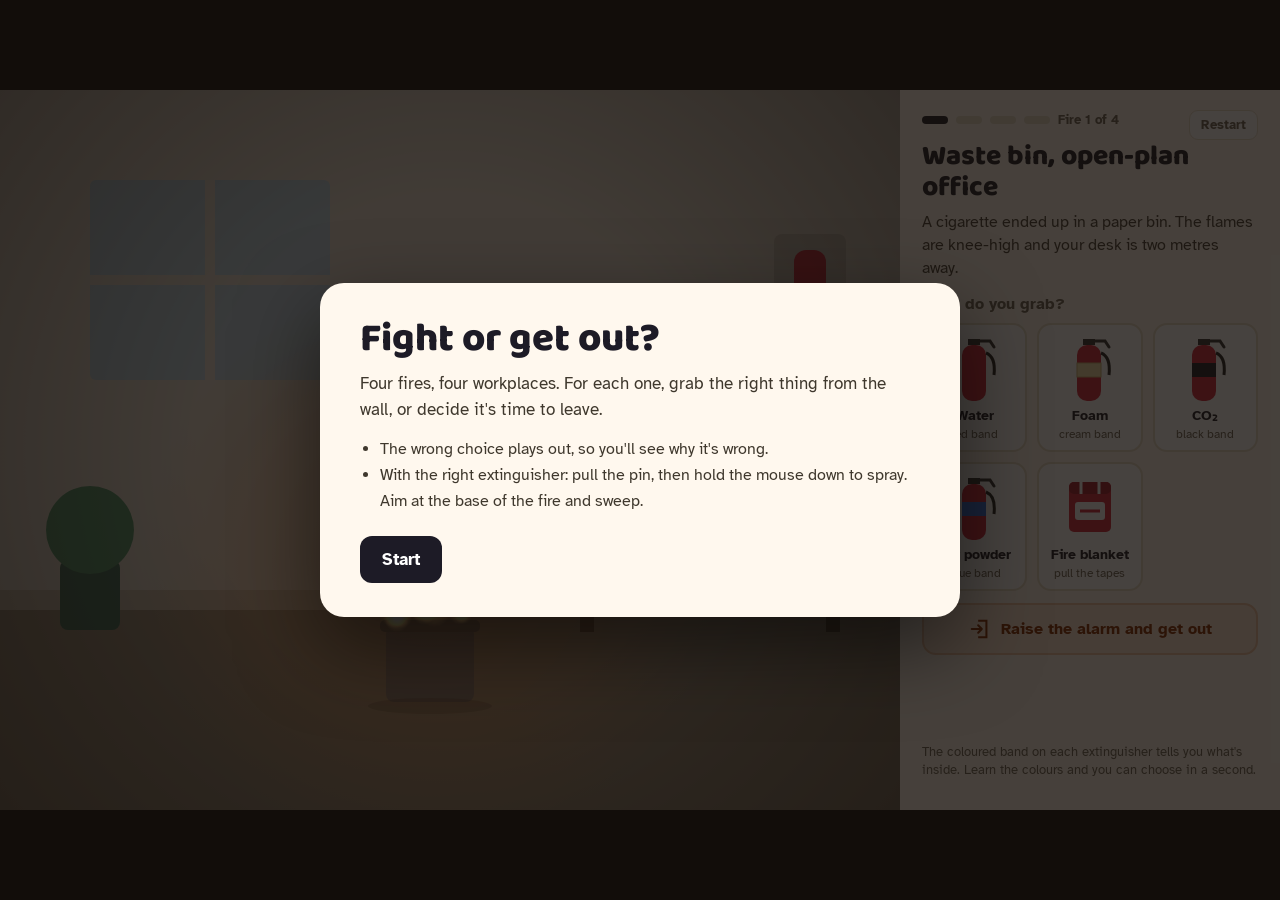
<file: sims/fire-extinguisher/index.html>
<!DOCTYPE html>
<html lang="en">
<head>
<meta charset="utf-8">
<title>Fight or get out? A fire extinguisher simulation</title>
<meta name="viewport" content="width=1280">
<link rel="stylesheet" href="../../vendor/fonts/fonts.css">
<style>
:root{--ink:#1D1B26;--panel:#FFF8EE;--line:#EADFCB;--mut:#6E6556;--red:#D7263D;--ok:#1E9E62;--warn:#E89A00;--sky:#3BA7E0}
*{box-sizing:border-box}
html,body{margin:0;padding:0;width:1280px;height:720px;overflow:hidden;background:#120D0A;font-family:"Atkinson Hyperlegible","Segoe UI",Arial,sans-serif;color:var(--ink);user-select:none;-webkit-user-select:none}
#stage{position:absolute;left:0;top:0;width:1280px;height:720px;overflow:hidden;transform-origin:0 0;display:grid;grid-template-columns:900px 380px}
button{font-family:inherit}
:focus-visible{outline:3px solid var(--sky);outline-offset:2px}
h1,h2,h3{font-family:"Baloo 2","Atkinson Hyperlegible",sans-serif;margin:0;line-height:1.1}

.scene{position:relative;width:900px;height:720px;overflow:hidden;background:#222}
canvas{display:block;width:900px;height:720px;touch-action:none}
.scene.spray canvas{cursor:crosshair}

/* in-scene extinguisher (first-person) */
.hand{position:absolute;right:26px;bottom:-10px;width:150px;height:250px;display:none}
.hand.show{display:block;animation:up .45s cubic-bezier(.3,1.4,.5,1)}
@keyframes up{from{transform:translateY(120px)}to{transform:none}}
.pin{position:absolute;left:40px;top:26px;width:44px;height:44px;border:0;border-radius:50%;background:transparent;cursor:pointer;padding:0}
.pin svg{width:44px;height:44px}
.pin.glow{animation:glow 1s ease-in-out infinite}
@keyframes glow{50%{transform:scale(1.15);filter:drop-shadow(0 0 10px #ffd54a)}}
.pin.pulled{animation:fly .6s ease-in forwards;pointer-events:none}
@keyframes fly{to{transform:translate(-90px,-140px) rotate(-260deg);opacity:0}}

.tip{position:absolute;left:50%;top:22px;transform:translateX(-50%);background:rgba(20,14,10,.86);color:#fff;font-size:18px;font-weight:700;padding:10px 18px;border-radius:12px;white-space:nowrap;pointer-events:none;transition:opacity .2s}
.tip:empty{opacity:0}
.meter{position:absolute;left:24px;bottom:24px;width:250px;display:none;color:#fff;font-size:13px;font-weight:700}
.meter.show{display:block}
.meter .row{display:flex;justify-content:space-between;margin-bottom:5px}
.bar{height:12px;border-radius:6px;background:rgba(255,255,255,.18);overflow:hidden;margin-bottom:10px}
.bar i{display:block;height:100%;border-radius:6px;background:#fff;transition:width .1s linear}
.bar.fire i{background:linear-gradient(90deg,#FFB224,#FF4D2E)}

/* result banner over the scene */
.res{position:absolute;left:50%;top:50%;width:560px;transform:translate(-50%,-50%);background:#fff;border-radius:20px;padding:24px 28px;box-shadow:0 24px 70px rgba(0,0,0,.55);display:none;border-top:8px solid var(--red)}
.res.show{display:block;animation:pop .4s cubic-bezier(.3,1.4,.5,1)}
.res.ok{border-top-color:var(--ok)}.res.safe{border-top-color:var(--warn)}
.res h2{font-size:30px;margin-bottom:8px}
.res p{font-size:16.5px;line-height:1.5;color:#3A332A;margin:0 0 16px}
.res .rule{background:#FFF4DC;border-radius:10px;padding:10px 14px;font-size:15px;font-weight:700;color:#5B3E00;margin:-4px 0 16px}
.res.ok .rule{background:#E3F6EC;color:#0C5A37}
.go{background:var(--ink);color:#fff;border:0;border-radius:12px;padding:13px 22px;font-size:16.5px;font-weight:700;cursor:pointer}
.go:hover{background:#3A3546}
@keyframes pop{from{transform:translate(-50%,-44%);opacity:0}to{transform:translate(-50%,-50%);opacity:1}}

/* side panel */
.side{background:var(--panel);display:flex;flex-direction:column;padding:22px 22px 18px}
.track{display:flex;gap:8px;align-items:center;font-size:13px;color:var(--mut);font-weight:700;margin-bottom:14px}
.track i{width:26px;height:8px;border-radius:4px;background:var(--line);display:block}
.track i.cur{background:var(--ink)}.track i.ok{background:var(--ok)}.track i.meh{background:var(--warn)}
.side h1{font-size:28px;margin-bottom:6px}
.side .desc{font-size:15.5px;line-height:1.5;color:#4A4236;margin:0 0 16px;min-height:70px}
.side h3{font-size:16px;color:var(--mut);margin:0 0 10px;font-family:"Atkinson Hyperlegible",sans-serif}
.rack{display:grid;grid-template-columns:repeat(3,1fr);gap:10px}
.opt{background:#fff;border:2px solid var(--line);border-radius:14px;padding:8px 4px 8px;cursor:pointer;display:flex;flex-direction:column;align-items:center;gap:4px;font-size:13.5px;font-weight:700;color:var(--ink);transition:border-color .15s,transform .1s}
.opt:hover:not(:disabled){border-color:var(--ink);transform:translateY(-2px)}
.opt:disabled{opacity:.45;cursor:default}
.opt svg{width:54px;height:70px}
.opt small{font-size:11.5px;color:var(--mut);font-weight:400;text-align:center;line-height:1.2}
.out{margin-top:12px;width:100%;background:#FFE7D6;border:2px solid #F3C4A3;color:#8A2E00;border-radius:14px;padding:13px;font-size:15.5px;font-weight:700;cursor:pointer;display:flex;align-items:center;justify-content:center;gap:10px}
.out:hover:not(:disabled){border-color:#8A2E00}
.out:disabled{opacity:.45;cursor:default}
.key{margin-top:auto;font-size:12.5px;color:var(--mut);line-height:1.45}
.restart{position:absolute;right:22px;top:20px;border:1px solid var(--line);background:#fff;border-radius:9px;padding:6px 11px;font-size:12.5px;font-weight:700;color:var(--mut);cursor:pointer}

.ov{position:absolute;inset:0;background:rgba(18,13,10,.78);display:grid;place-items:center;z-index:40}
.ov[hidden]{display:none}
.card{background:var(--panel);border-radius:24px;padding:34px 40px;width:640px;box-shadow:0 30px 80px rgba(0,0,0,.5)}
.card h1{font-size:40px;margin-bottom:10px}
.card p{font-size:17px;line-height:1.55;color:#3F382D;margin:0 0 14px}
.card ul{margin:0 0 22px;padding-left:20px;font-size:16px;line-height:1.6;color:#3F382D}
.rules{display:grid;gap:8px;margin:14px 0 22px;padding:0;list-style:none}
.rules li{background:#fff;border-radius:12px;padding:10px 14px;font-size:15.5px;display:flex;gap:10px;align-items:center}
.rules b{min-width:24px;height:24px;border-radius:50%;display:grid;place-items:center;color:#fff;font-size:13px}
</style>
</head>
<body>
<div id="stage">
  <div class="scene" id="scene">
    <canvas id="cv" width="900" height="720"></canvas>
    <div class="tip" id="tip"></div>
    <div class="meter" id="meter">
      <div class="row"><span>Fire</span><span id="fireTxt"></span></div><div class="bar fire"><i id="fireBar"></i></div>
      <div class="row"><span>Extinguisher</span><span id="chgTxt"></span></div><div class="bar"><i id="chgBar"></i></div>
    </div>
    <div class="hand" id="hand"></div>
    <div class="res" id="res" role="dialog" aria-live="assertive"></div>
  </div>

  <aside class="side">
    <button class="restart" id="restart" type="button">Restart</button>
    <div class="track" id="track"></div>
    <h1 id="sTitle"></h1>
    <p class="desc" id="sDesc"></p>
    <h3>What do you grab?</h3>
    <div class="rack" id="rack"></div>
    <button class="out" id="outBtn" type="button" data-opt="out"><svg width="22" height="22" viewBox="0 0 24 24"><path d="M10 3h9v18h-9" fill="none" stroke="currentColor" stroke-width="2.2"/><path d="M3 12h11M10 8l4 4-4 4" fill="none" stroke="currentColor" stroke-width="2.2" stroke-linecap="round" stroke-linejoin="round"/></svg>Raise the alarm and get out</button>
    <p class="key">The coloured band on each extinguisher tells you what's inside. Learn the colours and you can choose in a second.</p>
  </aside>

  <div class="ov" id="intro">
    <div class="card">
      <h1>Fight or get out?</h1>
      <p>Four fires, four workplaces. For each one, grab the right thing from the wall, or decide it's time to leave.</p>
      <ul>
        <li>The wrong choice plays out, so you'll see why it's wrong.</li>
        <li>With the right extinguisher: pull the pin, then hold the mouse down to spray. Aim at the base of the fire and sweep.</li>
      </ul>
      <button class="go" id="start" type="button">Start</button>
    </div>
  </div>

  <div class="ov" id="end" hidden>
    <div class="card">
      <h1 id="endH"></h1>
      <p id="endP"></p>
      <ul class="rules">
        <li><b style="background:#D7263D">1</b>Paper, wood, fabric: water or foam.</li>
        <li><b style="background:#1D1B26">2</b>Anything electrical: CO₂. Never water.</li>
        <li><b style="background:#E85D04">3</b>Pan fire: heat off, fire blanket. Never water.</li>
        <li><b style="background:#6E6556">4</b>Bigger than a bin, or spreading: raise the alarm and get out.</li>
      </ul>
      <button class="go" id="again" type="button">Play again</button>
    </div>
  </div>
</div>

<script>
(function(){
'use strict';
var $=function(s){return document.querySelector(s)};
var cv=$('#cv'),cx=cv.getContext('2d'),W=900,H=720;

/* fit the 1280x720 stage to any window */
function fit(){var s=Math.min(innerWidth/1280,innerHeight/720),st=$('#stage');
  st.style.transform='scale('+s+')';st.style.left=Math.max(0,(innerWidth-1280*s)/2)+'px';st.style.top=Math.max(0,(innerHeight-720*s)/2)+'px';
  document.body.style.width=innerWidth+'px';document.body.style.height=innerHeight+'px';}
addEventListener('resize',fit);fit();

/* ---------------- the extinguishers ---------------- */
var OPTS=[
  {id:'water',name:'Water',sub:'red band',band:'#D7263D',spray:'water'},
  {id:'foam',name:'Foam',sub:'cream band',band:'#F2DFA7',spray:'foam'},
  {id:'co2',name:'CO₂',sub:'black band',band:'#1D1B26',spray:'gas'},
  {id:'powder',name:'Dry powder',sub:'blue band',band:'#2D6CDF',spray:'powder'},
  {id:'blanket',name:'Fire blanket',sub:'pull the tapes',blanket:true}
];
function extSvg(o){
  if(o.blanket)return '<svg viewBox="0 0 54 70"><rect x="6" y="10" width="42" height="50" rx="5" fill="#D7263D"/><rect x="6" y="10" width="42" height="12" rx="5" fill="#A51A2E"/><path d="M18 22v-12M36 22v-12" stroke="#fff" stroke-width="3"/><rect x="12" y="30" width="30" height="18" rx="3" fill="#fff"/><path d="M17 39h20" stroke="#D7263D" stroke-width="3"/></svg>';
  return '<svg viewBox="0 0 54 70"><path d="M20 6h12v6H20z" fill="#333"/><path d="M32 8h10l4 6" fill="none" stroke="#333" stroke-width="3" stroke-linecap="round"/><rect x="14" y="12" width="24" height="56" rx="10" fill="#D7263D"/><rect x="14" y="30" width="24" height="14" fill="'+o.band+'"'+(o.band==='#F2DFA7'?' stroke="#C9B373" stroke-width="1"':'')+'/><path d="M38 20q10 4 8 22" fill="none" stroke="#222" stroke-width="3"/></svg>';
}

/* ---------------- the four fires ---------------- */
var SCENES=[
 {id:'bin',title:'Waste bin, open-plan office',desc:'A cigarette ended up in a paper bin. The flames are knee-high and your desk is two metres away.',
  draw:drawOffice,fire:{x:430,y:536,w:92,int:.75},
  res:{
   water:{t:'ok'},foam:{t:'ok'},
   powder:{t:'ok',note:'Powder works, but it coats the whole office in fine dust. For paper, water or foam is the better pick.'},
   co2:{t:'bad',anim:'reignite',h:'It came back.',p:'CO₂ knocks the flames down, but it doesn’t cool burning paper. Thirty seconds later the bin reignited.',rule:'Paper, wood and fabric: water or foam.'},
   blanket:{t:'bad',anim:'none',h:'Too close for comfort.',p:'A fire blanket is for a small pan fire, or a person whose clothes are burning. Over a bin you’d have to lean right over the flames.',rule:'Paper, wood and fabric: water or foam, from two metres away.'},
   out:{t:'safe',h:'Safe, but you could have stopped it.',p:'Leaving is never wrong. But this fire was small, and the right extinguisher was on the wall. In five seconds it would have been out.',rule:'Small and not spreading? Water or foam puts it out.'}}},
 {id:'elec',title:'Overloaded power strip',desc:'Under a desk, a power strip with six plugs in it is burning. The cables are melting and the monitor is still on.',
  draw:drawDesk,fire:{x:420,y:610,w:110,int:.8},
  res:{
   co2:{t:'ok'},
   powder:{t:'ok',note:'Powder puts it out, but it ruins every computer nearby. CO₂ leaves nothing behind.'},
   water:{t:'bad',anim:'zap',h:'You became part of the circuit.',p:'Water conducts electricity. The stream connected the live power strip to you, and the fire kept burning.',rule:'Anything electrical: CO₂. Never water.'},
   foam:{t:'bad',anim:'zap',h:'Foam is mostly water.',p:'Most foam extinguishers conduct electricity, just like water. You took a shock and the fire carried on.',rule:'Anything electrical: CO₂.'},
   blanket:{t:'bad',anim:'none',h:'The power is still on.',p:'The blanket can’t stop live electricity feeding the fire, and the plastic underneath kept burning.',rule:'Anything electrical: CO₂.'},
   out:{t:'safe',h:'Safe, but you could have stopped it.',p:'Leaving is never wrong. But the CO₂ extinguisher was right there, and this fire was still small.',rule:'Electrical and still small? CO₂ puts it out.'}}},
 {id:'fat',title:'Frying pan, staff kitchen',desc:'A colleague left oil heating on the hob. The pan is on fire and flames are licking the extractor hood.',
  draw:drawKitchen,fire:{x:452,y:430,w:120,int:.85},
  res:{
   blanket:{t:'ok'},
   water:{t:'bad',anim:'fireball',h:'Fireball.',p:'Water sank into 300°C oil, turned to steam in an instant and threw burning oil up to the ceiling.',rule:'Pan fire: heat off, fire blanket. Never water.'},
   foam:{t:'bad',anim:'fireball',h:'Foam is mostly water.',p:'The water in the foam hit the hot oil, flashed to steam and blew a ball of fire across the kitchen.',rule:'Pan fire: heat off, fire blanket.'},
   co2:{t:'bad',anim:'splash',h:'Burning oil everywhere.',p:'The force of the CO₂ jet blew burning oil out of the pan and across the counter.',rule:'Pan fire: heat off, fire blanket. (A wet chemical extinguisher, yellow band, also works.)'},
   powder:{t:'bad',anim:'splash',h:'Burning oil everywhere.',p:'The powder jet hit the pan hard and scattered burning oil over the counter.',rule:'Pan fire: heat off, fire blanket.'},
   out:{t:'safe',h:'Safe, but you could have stopped it.',p:'Leaving is never wrong. But a fire blanket was on the wall, and a pan fire this size is exactly what it’s for.',rule:'Pan fire: heat off, fire blanket.'}}},
 {id:'store',title:'Storeroom',desc:'You open the storeroom door. Boxes are burning up to the ceiling and smoke is rolling out at head height.',
  draw:drawStore,fire:{x:440,y:600,w:300,int:2.2},
  res:{
   out:{t:'ok',anim:'evac',h:'Right call.',p:'You closed the door, hit the alarm and got everyone out. A closed door holds back fire and smoke for minutes.',rule:'Bigger than a bin, or spreading: raise the alarm and get out.'},
   water:{t:'bad',anim:'smoke'},foam:{t:'bad',anim:'smoke'},co2:{t:'bad',anim:'smoke'},powder:{t:'bad',anim:'smoke'},blanket:{t:'bad',anim:'smoke'}}}
];
var SMOKE_RES={h:'Too big to fight.',p:'A 6 kg extinguisher empties in about fifteen seconds. This fire was already at the ceiling: while you sprayed, the smoke dropped to the floor and filled the corridor behind you.',rule:'Bigger than a bin, or spreading: raise the alarm and get out.'};

/* ---------------- state ---------------- */
var G,F,P=[],SP=[],SM=[],extra=[],anim=null,shake=0,flash=0,flashCol='255,140,0',smoke=0;
var mouse={x:450,y:500,down:false,px:450},highHint=0,stillHint=0;

function newGame(){G={i:0,score:SCENES.map(function(){return null}),tries:0};loadScene()}
function loadScene(boost){
  var s=SCENES[G.i];
  F={x:s.fire.x,y:s.fire.y,w:s.fire.w,int:s.fire.int*(boost||1),hp:100,out:false};
  P=[];SP=[];SM=[];extra=[];anim=null;smoke=s.id==='store'?.42:0;
  if(s.id==='store')extra=[{x:170,y:300,w:120,int:1.4,hp:100},{x:450,y:190,w:130,int:1.5,hp:100},{x:700,y:410,w:120,int:1.3,hp:100},{x:330,y:420,w:110,int:1.2,hp:100}];
  G.phase='choose';G.opt=null;G.charge=100;G.heat=true;
  $('#sTitle').textContent=s.title;$('#sDesc').textContent=s.desc;
  renderTrack();renderRack(true);
  $('#hand').className='hand';$('#meter').className='meter';$('#res').className='res';tip('');
  $('#scene').classList.remove('spray');
}
function renderTrack(){
  $('#track').innerHTML=SCENES.map(function(s,i){var c=G.score[i];return '<i class="'+(i===G.i?'cur':'')+(c==='ok'?' ok':c?' meh':'')+'"></i>'}).join('')+'<span>Fire '+(G.i+1)+' of '+SCENES.length+'</span>';
}
function renderRack(on){
  $('#rack').innerHTML=OPTS.map(function(o){return '<button class="opt" type="button" data-opt="'+o.id+'"'+(on?'':' disabled')+'>'+extSvg(o)+o.name+'<small>'+o.sub+'</small></button>'}).join('');
  $('#outBtn').disabled=!on;
}
function tip(t){$('#tip').textContent=t}

document.addEventListener('click',function(e){
  var b=e.target.closest('[data-opt]');if(!b||b.disabled||G.phase!=='choose')return;
  choose(b.getAttribute('data-opt'));
});

function choose(id){
  var s=SCENES[G.i],r=s.res[id],o=OPTS.filter(function(x){return x.id===id})[0];
  G.opt=o;renderRack(false);G.tries++;
  if(r.t==='ok'&&id==='out'){G.phase='anim';anim={type:'evac',t:0};setTimeout(function(){result(r,'ok')},2300);return}
  if(r.t==='ok'&&o.blanket){G.phase='blanket';G.note=r.note;tip('First, turn off the heat: click the hob knob.');return}
  if(r.t==='ok'){G.phase='pin';G.note=r.note;showHand(o);tip('Pull the pin.');return}
  if(r.t==='safe'){mark('meh');result(r,'safe');return}
  // wrong: play out the consequence
  G.phase='anim';var a=r.anim;
  if(a==='none'){mark('meh');result(r,'bad');return}
  anim={type:a,t:0,spray:o.spray||'none'};
  var res=a==='smoke'?SMOKE_RES:r;
  mark('meh');
  setTimeout(function(){result(res,'bad')},a==='smoke'?3300:2500);
}
function mark(v){if(G.score[G.i]===null||v==='meh')G.score[G.i]=G.score[G.i]==='meh'?'meh':v;renderTrack()}

function showHand(o){
  var h=$('#hand');
  h.innerHTML='<svg viewBox="0 0 150 250" width="150" height="250"><path d="M60 30h30v14H60z" fill="#333"/><rect x="38" y="44" width="74" height="220" rx="30" fill="#D7263D"/><rect x="38" y="100" width="74" height="46" fill="'+o.band+'"/><path d="M90 36 C130 30 120 -6 70 0" fill="none" stroke="#222" stroke-width="8" stroke-linecap="round"/><rect x="42" y="56" width="66" height="10" rx="5" fill="#fff" opacity=".25"/></svg>'+
   '<button class="pin glow" type="button" aria-label="Pull the pin"><svg viewBox="0 0 44 44"><circle cx="22" cy="22" r="14" fill="none" stroke="#FFD54A" stroke-width="5"/><rect x="20" y="22" width="4" height="22" fill="#FFD54A"/></svg></button>';
  h.className='hand show';
  h.querySelector('.pin').addEventListener('click',function(e){
    e.currentTarget.classList.remove('glow');e.currentTarget.classList.add('pulled');
    G.phase='spray';$('#scene').classList.add('spray');$('#meter').className='meter show';
    tip('Hold the mouse down to squeeze. Aim at the base and sweep.');
  });
}

/* pointer: aiming and spraying */
function pos(e){var r=cv.getBoundingClientRect();return {x:(e.clientX-r.left)*W/r.width,y:(e.clientY-r.top)*H/r.height}}
cv.addEventListener('pointerdown',function(e){
  var p=pos(e);mouse.x=p.x;mouse.y=p.y;
  if(G.phase==='pin'){tip('Pull the pin first: it stops the handle squeezing by accident.');return}
  if(G.phase==='blanket'){blanketClick(p);return}
  if(G.phase==='spray'){mouse.down=true;cv.setPointerCapture(e.pointerId)}
});
cv.addEventListener('pointermove',function(e){var p=pos(e);mouse.x=p.x;mouse.y=p.y});
addEventListener('pointerup',function(){mouse.down=false});

/* fat fire: knob, then blanket */
function blanketClick(p){
  var knob={x:560,y:500};
  if(G.heat){
    if(Math.hypot(p.x-knob.x,p.y-knob.y)<34){G.heat=false;tip('Heat off. Now lay the blanket over the pan: click the pan.');return}
    if(Math.abs(p.x-F.x)<110&&Math.abs(p.y-F.y)<120){tip('The hob is still on. Under the blanket the oil keeps heating. Knob first.');return}
    tip('Find the hob knob, front right of the hob.');return;
  }
  if(Math.abs(p.x-F.x)<120&&Math.abs(p.y-F.y)<140){G.phase='anim';anim={type:'blanket',t:0};tip('');
    setTimeout(function(){mark('ok');result({h:'Out.',p:'Heat off, blanket over the pan, and you kept your hands behind it. Leave it on for 30 minutes: the oil can reignite if air gets in while it’s hot.',rule:'Pan fire: heat off, fire blanket.'},'ok')},1700)}
}

/* ---------------- results ---------------- */
function result(r,kind){
  G.phase='result';$('#scene').classList.remove('spray');mouse.down=false;$('#meter').className='meter';
  var last=G.i===SCENES.length-1,again=kind==='bad';
  $('#res').innerHTML='<h2>'+r.h+'</h2><p>'+r.p+'</p>'+(r.rule?'<div class="rule">'+r.rule+'</div>':'')+
    '<button class="go" id="resBtn" type="button">'+(again?'Try this fire again':last?'See your results':'Next fire')+'</button>';
  $('#res').className='res show '+kind;
  $('#resBtn').focus();
  $('#resBtn').addEventListener('click',function(){
    if(again){loadScene(1.15);return}
    if(last){finish();return}
    G.i++;loadScene();
  });
}
function extinguished(){
  F.out=true;mouse.down=false;mark('ok');
  var used=Math.round(100-G.charge);
  result({h:'Out.',p:(G.note?G.note+' ':'')+'You used '+used+'% of the extinguisher. Aiming at the base and sweeping is what made it quick.',rule:G.i===0?'Paper, wood and fabric: water or foam.':'Anything electrical: CO₂.'},'ok');
}
function finish(){
  var ok=G.score.filter(function(x){return x==='ok'}).length,first=ok===SCENES.length;
  $('#endH').textContent=first?'Four fires, four right calls.':'All four handled, '+ok+' on the first try.';
  $('#endP').textContent=first?'You chose correctly every time, first try. These are the four rules you used:':'Every wrong choice had a reason you can now see. These four rules cover what you met today:';
  $('#end').hidden=false;$('#again').focus();
}

/* ---------------- particles ---------------- */
function emitFire(f,mult){
  var n=Math.round(f.int*(f.hp/100)*7*(mult||1));
  for(var i=0;i<n;i++)P.push({x:f.x+(Math.random()-.5)*f.w,y:f.y-Math.random()*8,vx:(Math.random()-.5)*.9,vy:-(1.6+Math.random()*2.6)*(0.7+f.int*.45),life:0,max:36+Math.random()*30*(0.6+f.int*.5),r:8+Math.random()*12*(0.6+f.int*.4)});
}
function emitSpray(kind,tx,ty){
  var nx=W-90,ny=H-210;
  for(var i=0;i<(kind==='gas'||kind==='powder'?5:4);i++){
    var dx=tx-nx,dy=ty-ny,d=Math.hypot(dx,dy)||1,sp=kind==='water'?16:kind==='foam'?12:10,spread=kind==='water'?.06:.16;
    var a=Math.atan2(dy,dx)+(Math.random()-.5)*spread*2;
    SP.push({k:kind,x:nx,y:ny,vx:Math.cos(a)*sp,vy:Math.sin(a)*sp,life:0,max:d/sp+(kind==='gas'||kind==='powder'?18:4),r:kind==='water'?3:kind==='foam'?6:10});
  }
}

/* ---------------- drawing the rooms ---------------- */
function rect(c,x,y,w,h){cx.fillStyle=c;cx.fillRect(x,y,w,h)}
function rr(c,x,y,w,h,r){cx.fillStyle=c;cx.beginPath();cx.roundRect(x,y,w,h,r);cx.fill()}
function drawOffice(){
  rect('#E9E2D6',0,0,W,520);rect('#CFC4B2',0,500,W,20);rect('#9C8F7B',0,520,W,200);
  rr('#BFD9E8',90,90,240,200,6);rect('#E9E2D6',205,90,10,200);rect('#E9E2D6',90,185,240,10);
  rr('#7C6A55',560,380,300,22,4);rect('#5E4F3E',580,402,14,140);rect('#5E4F3E',826,402,14,140);
  rr('#2B2B33',640,270,150,100,8);rect('#56C2F0',652,282,126,76);rect('#2B2B33',705,370,20,12);
  rr('#3A6E5A',60,470,60,70,8);cx.fillStyle='#4F9A6E';cx.beginPath();cx.arc(90,440,44,0,7);cx.fill();
  rr('#6B6F7A',F.x-44,F.y,88,76,8);rr('#585C66',F.x-50,F.y-6,100,12,5);cx.fillStyle='rgba(0,0,0,.18)';cx.beginPath();cx.ellipse(F.x,F.y+80,62,8,0,0,7);cx.fill();
  drawWall(780,150,'ext');
}
function drawDesk(){
  rect('#DDE3EA',0,0,W,540);rect('#B9C1CC',0,520,W,20);rect('#7D8696',0,540,W,180);
  rr('#C2A27E',140,300,620,24,4);rect('#A0815F',160,324,18,280);rect('#A0815F',722,324,18,280);
  rr('#22252C',330,170,240,140,10);rect('#3D8FD6',342,182,216,112);rect('#22252C',440,300,20,14);
  cx.strokeStyle='#222';cx.lineWidth=5;cx.beginPath();cx.moveTo(450,316);cx.bezierCurveTo(440,420,400,520,F.x-40,F.y-6);cx.stroke();
  cx.beginPath();cx.moveTo(600,320);cx.bezierCurveTo(610,460,520,560,F.x+40,F.y-6);cx.stroke();
  rr('#F4F4F4',F.x-62,F.y-14,124,22,6);for(var i=0;i<5;i++)rr('#333',F.x-52+i*22,F.y-9,12,10,2);
  rr('#E8E8E8',820,440,40,60,4);rr('#C9C9C9',830,454,20,14,2);
  drawWall(70,140,'ext');
}
function drawKitchen(){
  for(var y=0;y<470;y+=40)for(var x=0;x<W;x+=40){cx.fillStyle=((x+y)/40)%2?'#F1ECE2':'#E8E1D3';cx.fillRect(x,y,40,40)}
  rr('#B7BCC4',360,40,200,90,10);rect('#9AA0A9',380,130,160,22);
  rr('#5D6470',0,468,W,26,0);rect('#8C7A64',0,494,W,226);rect('#7A6955',0,494,W,6);
  rr('#2E3138',330,456,260,16,4);
  cx.fillStyle=G&&!G.heat?'#7E8590':'#FF5A2A';cx.beginPath();cx.ellipse(F.x,458,72,8,0,0,7);cx.fill();
  rr('#3B3F47',F.x-80,F.y,160,24,6);rr('#55575E',F.x+80,F.y+6,90,10,4);
  cx.fillStyle='#222';cx.beginPath();cx.arc(560,500,16,0,7);cx.fill();cx.fillStyle=G&&!G.heat?'#8D96A3':'#FF5A2A';cx.fillRect(555,486,10,16);
  if(G&&G.phase==='blanket'&&G.heat){cx.strokeStyle='rgba(255,213,74,'+(.5+.5*Math.sin(Date.now()/180))+')';cx.lineWidth=4;cx.beginPath();cx.arc(560,500,26,0,7);cx.stroke()}
  drawWall(760,150,'blanket');
}
function drawStore(){
  rect('#3B3530',0,0,W,560);rect('#2C2723',0,560,W,160);
  for(var s=0;s<3;s++){rect('#5A4E42',60+s*290,120,14,440);rect('#5A4E42',250+s*290,120,14,440);for(var k=0;k<4;k++)rect('#6C5E50',60+s*290,180+k*110,204,10)}
  for(var b=0;b<9;b++)rr('#A07A4E',80+(b%3)*290+((b*37)%60),120+Math.floor(b/3)*110,90,60,4);
  rect('#1D1915',0,0,40,H);rect('#1D1915',W-40,0,40,H);
}
function drawWall(x,y,k){rr('rgba(0,0,0,.12)',x-6,y-6,72,112,8);if(k==='ext'){rr('#D7263D',x+14,y+10,32,84,12)}else{rr('#D7263D',x+6,y+20,48,60,6)}}

/* ---------------- main loop ---------------- */
var last=performance.now();
function loop(t){
  var dt=Math.min(2,(t-last)/16.7);last=t;
  var s=SCENES[G.i];
  cx.save();
  if(shake>0){cx.translate((Math.random()-.5)*shake,(Math.random()-.5)*shake);shake*=.9;if(shake<.4)shake=0}
  s.draw();
  if(!F.out||extra.length){var fl=.8+Math.random()*.2,R=(160+F.int*170)*(F.out?.4:(.35+.65*F.hp/100));
    var lg=cx.createRadialGradient(F.x,F.y-60,10,F.x,F.y-60,R);lg.addColorStop(0,'rgba(255,150,50,'+(.42*fl)+')');lg.addColorStop(1,'rgba(255,120,40,0)');
    cx.fillStyle=lg;cx.fillRect(0,0,W,H);}
  var vg=cx.createRadialGradient(W/2,H/2,H*.35,W/2,H/2,H*.95);vg.addColorStop(0,'rgba(0,0,0,0)');vg.addColorStop(1,'rgba(10,6,4,.45)');cx.fillStyle=vg;cx.fillRect(0,0,W,H);

  // spraying
  if(G.phase==='spray'&&mouse.down&&G.charge>0){
    emitSpray(G.opt.spray,mouse.x,mouse.y);
    G.charge=Math.max(0,G.charge-.19*dt);
    var base=Math.abs(mouse.y-F.y)<48&&Math.abs(mouse.x-F.x)<F.w/2+26;
    var high=!base&&Math.abs(mouse.x-F.x)<F.w/2+40&&mouse.y<F.y-48&&mouse.y>F.y-260;
    var sweep=Math.abs(mouse.x-mouse.px)>1.6;
    if(base){F.hp-=(.32+(sweep?.42:0))*dt;highHint=0;stillHint=sweep?0:stillHint+dt}
    else if(high){F.hp-=.03*dt;highHint+=dt}
    if(highHint>50)tip('Aim lower: at the base of the fire, not the flames.');
    else if(stillHint>70)tip('Sweep side to side across the base.');
    else if(base)tip('');
    if(F.hp<=0){F.hp=0;extinguished()}
    else if(G.charge<=0){tip('');G.phase='anim';mark('meh');setTimeout(function(){result({h:'Empty.',p:'The extinguisher ran out before the fire did. Aim at the base, where the fuel is, and sweep: spraying the flames themselves does almost nothing.',rule:'Pull, aim at the base, squeeze, sweep.'},'bad')},300)}
  } else if(G.phase==='spray'&&!F.out){F.hp=Math.min(100,F.hp+.04*dt)}
  mouse.px=mouse.x;

  // consequence animations
  if(anim){anim.t+=dt;runAnim(anim,dt)}

  if(!F.out)emitFire(F);
  extra.forEach(function(e){emitFire(e,.6)});
  drawParticles(dt);

  // smoke layer
  if(smoke>0){var g=cx.createLinearGradient(0,0,0,H);g.addColorStop(0,'rgba(30,26,24,'+Math.min(.95,smoke+.2)+')');g.addColorStop(Math.min(.98,.2+smoke*.8),'rgba(40,35,32,'+smoke*.8+')');g.addColorStop(1,'rgba(40,35,32,0)');cx.fillStyle=g;cx.fillRect(0,0,W,H)}
  cx.restore();
  if(flash>0){cx.fillStyle='rgba('+flashCol+','+flash+')';cx.fillRect(0,0,W,H);flash*=.9;if(flash<.02)flash=0}

  // meters
  if(G.phase==='spray'){$('#fireBar').style.width=F.hp+'%';$('#fireTxt').textContent=Math.ceil(F.hp)+'%';$('#chgBar').style.width=G.charge+'%';$('#chgTxt').textContent=Math.ceil(G.charge)+'%'}
  requestAnimationFrame(loop);
}

function runAnim(a,dt){
  var nx=W-90,ny=H-210;
  if(a.type==='reignite'){
    if(a.t<60){emitSpray('gas',F.x+(Math.sin(a.t/6)*40),F.y-10);F.hp=Math.max(6,100-a.t*1.6)}
    else{F.hp=Math.min(100,F.hp+1.2*dt);F.int=Math.min(1.1,F.int+.004*dt)}
  }
  if(a.type==='zap'){
    if(a.t<40)emitSpray(a.spray,F.x,F.y-6);
    if(a.t>30&&a.t<110){
      if(!a.hit){a.hit=1;flash=.85;flashCol='190,225,255';shake=18}
      cx.strokeStyle='rgba(160,215,255,'+(0.6+Math.random()*.4)+')';cx.lineWidth=3+Math.random()*3;cx.shadowColor='#8fd3ff';cx.shadowBlur=20;
      for(var k=0;k<3;k++){cx.beginPath();cx.moveTo(F.x,F.y);var x=F.x,y=F.y;for(var j=1;j<=10;j++){x=F.x+(nx-F.x)*j/10+(Math.random()-.5)*40;y=F.y+(ny+120-F.y)*j/10+(Math.random()-.5)*40;cx.lineTo(x,y)}cx.stroke()}
      cx.shadowBlur=0;
    }
  }
  if(a.type==='fireball'){
    if(a.t<24)emitSpray(a.spray,F.x,F.y-10);
    if(a.t>=24){
      if(!a.hit){a.hit=1;shake=26;flash=.7;flashCol='255,140,30'}
      var k2=Math.min(1,(a.t-24)/34),fade=a.t>80?Math.max(0,1-(a.t-80)/50):1;
      var R=60+k2*520,g=cx.createRadialGradient(F.x,F.y-120,10,F.x,F.y-120*(1+k2),R);
      g.addColorStop(0,'rgba(255,245,180,'+.95*fade+')');g.addColorStop(.35,'rgba(255,160,40,'+.85*fade+')');g.addColorStop(.75,'rgba(220,50,10,'+.55*fade+')');g.addColorStop(1,'rgba(120,20,0,0)');
      cx.fillStyle=g;cx.fillRect(0,0,W,H);F.int=1.6;
    }
  }
  if(a.type==='splash'){
    if(a.t<30)emitSpray(a.spray,F.x,F.y-8);
    if(a.t>=30&&!a.hit){a.hit=1;shake=12;extra=[{x:F.x-190,y:F.y+10,w:70,int:.7,hp:100},{x:F.x+200,y:F.y+12,w:90,int:.8,hp:100},{x:F.x+60,y:F.y+40,w:50,int:.5,hp:100}];
      for(var i=0;i<60;i++)P.push({x:F.x,y:F.y-10,vx:(Math.random()-.5)*16,vy:-Math.random()*9,life:0,max:40+Math.random()*30,r:5+Math.random()*6,g:1})}
  }
  if(a.type==='smoke'){
    if(a.t<150)emitSpray(a.spray,F.x+Math.sin(a.t/8)*80,F.y-20);
    smoke=Math.min(.92,smoke+.0045*dt);F.int=Math.min(3,F.int+.006*dt);F.w=Math.min(520,F.w+.6*dt);
  }
  if(a.type==='evac'){
    var on=Math.floor(a.t/14)%2===0;
    cx.fillStyle='rgba(20,16,14,'+Math.min(.92,a.t/60)+')';cx.fillRect(0,0,Math.min(W,a.t*14),H);
    if(on){cx.fillStyle='rgba(255,40,40,.28)';cx.fillRect(0,0,W,H)}
    rr('#D7263D',W/2-60,60,120,70,12);cx.fillStyle='#fff';cx.font='700 22px Atkinson Hyperlegible, sans-serif';cx.textAlign='center';cx.fillText('FIRE',W/2,104);cx.textAlign='left';
  }
  if(a.type==='blanket'){
    var p=Math.min(1,a.t/40);
    cx.save();cx.globalAlpha=1;
    var bx=F.x,by=-140+(F.y-30+140)*p;
    rr('#E7D8B5',bx-110,by-60,220,140,10);cx.strokeStyle='#C9B48A';cx.lineWidth=3;cx.strokeRect(bx-100,by-50,200,120);
    cx.restore();
    if(p>=1&&!F.out){F.out=true;P=P.filter(function(q){return q.y<F.y-80})}
  }
}

function drawParticles(dt){
  // smoke rising above the flames
  if(!F.out&&Math.random()<.55)SM.push({x:F.x+(Math.random()-.5)*F.w*.6,y:F.y-60-F.int*60,vx:(Math.random()-.5)*.6,vy:-(0.8+Math.random()),r:14+Math.random()*12,life:0,max:120});
  for(var m=SM.length-1;m>=0;m--){var o=SM[m];o.life+=dt;o.x+=o.vx*dt;o.y+=o.vy*dt;o.r+=.35*dt;var kq=o.life/o.max;if(kq>=1||o.y<-80){SM.splice(m,1);continue}
    cx.fillStyle='rgba(60,54,52,'+(.22*(1-kq))+')';cx.beginPath();cx.arc(o.x,o.y,o.r,0,7);cx.fill();}
  cx.globalCompositeOperation='lighter';
  for(var i=P.length-1;i>=0;i--){var q=P[i];q.life+=dt;q.x+=q.vx*dt;q.y+=q.vy*dt;if(q.g){q.vy+=.35*dt;if(q.y>F.y+60){q.vy*=-.2;q.vx*=.5}}
    var k=q.life/q.max;if(k>=1){P.splice(i,1);continue}
    var r=q.r*(1-k*.6),col=k<.18?'255,214,110':k<.45?'255,128,24':k<.75?'226,58,12':'150,24,8';
    var g=cx.createRadialGradient(q.x,q.y,0,q.x,q.y,r);g.addColorStop(0,'rgba('+col+','+(0.62*(1-k*.7))+')');g.addColorStop(1,'rgba('+col+',0)');
    cx.fillStyle=g;cx.beginPath();cx.arc(q.x,q.y,r,0,7);cx.fill();}
  cx.globalCompositeOperation='source-over';
  // smoke wisps
  for(var j=SP.length-1;j>=0;j--){var s=SP[j];s.life+=dt;s.x+=s.vx*dt;s.y+=s.vy*dt;
    if(s.k==='gas'||s.k==='powder'){s.vx*=.94;s.vy*=.94;s.r+=.9*dt}
    var kk=s.life/s.max;if(kk>=1){SP.splice(j,1);continue}
    var col=s.k==='water'?'120,190,255':s.k==='foam'?'255,255,245':s.k==='gas'?'235,240,245':'225,232,250';
    var al=s.k==='water'?.85:s.k==='foam'?.9:.32*(1-kk);
    cx.fillStyle='rgba('+col+','+al+')';cx.beginPath();cx.arc(s.x,s.y,s.r,0,7);cx.fill();}
}

/* ---------------- wiring ---------------- */
$('#start').addEventListener('click',function(){$('#intro').hidden=true});
$('#restart').addEventListener('click',function(){$('#end').hidden=true;newGame()});
$('#again').addEventListener('click',function(){$('#end').hidden=true;newGame()});
newGame();requestAnimationFrame(loop);
})();
</script>
</body>
</html>
</file>
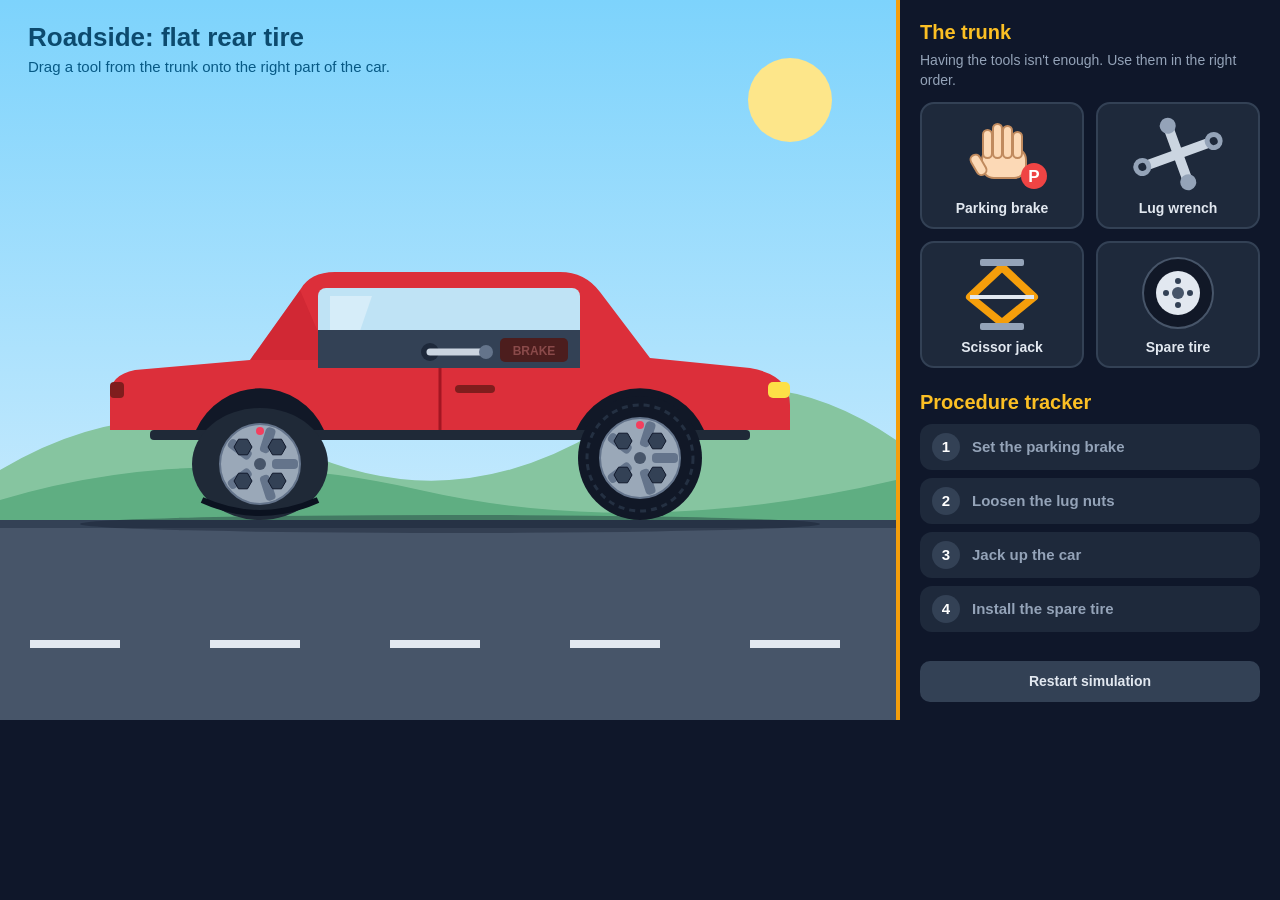
<file: sims/flat-tire/index.html>
<!DOCTYPE html>
<html lang="en">
<head>
<meta charset="utf-8">
<title>Changing a Flat Tire: The Correct Sequence</title>
<meta name="viewport" content="width=1280">
<style>
html,body{margin:0;padding:0;width:1280px;height:720px;overflow:hidden;background:#0f172a;font-family:"Trebuchet MS","Segoe UI",Verdana,sans-serif;user-select:none;-webkit-user-select:none;touch-action:none}
#root{width:1280px;height:720px;overflow:hidden;position:relative}
.zone{fill:rgba(250,204,21,0);stroke:#facc15;stroke-width:3;stroke-dasharray:9 7;opacity:0;pointer-events:none}
.zl{fill:#fff;font-size:13px;font-weight:700;opacity:0;text-anchor:middle;paint-order:stroke;stroke:#0f172a;stroke-width:4px}
body.dragging .zone{opacity:.85}body.dragging .zl{opacity:1}
.zone.hot{fill:rgba(250,204,21,.28);opacity:1;stroke-width:4}
.tool{background:#1e293b;border:2px solid #334155;border-radius:14px;padding:10px 6px 8px;display:flex;flex-direction:column;align-items:center;gap:4px;cursor:grab;color:#e2e8f0;font-weight:700;font-size:14px;touch-action:none}
.tool:hover{border-color:#f59e0b;background:#273449}
.tool.dragging{opacity:.35}.tool.used{opacity:.28;filter:grayscale(1);pointer-events:none}
.ghost{position:absolute;width:110px;height:88px;pointer-events:none;z-index:60;filter:drop-shadow(0 10px 10px rgba(0,0,0,.5));transform:scale(1.2) rotate(-6deg)}
.step{display:flex;align-items:center;gap:12px;padding:9px 12px;border-radius:12px;background:#1e293b;color:#94a3b8;font-weight:700;font-size:15px}
.step b{width:28px;height:28px;border-radius:50%;background:#334155;display:grid;place-items:center;color:#fff;flex:none}
.step.done{background:#15803d;color:#fff;box-shadow:0 0 18px rgba(34,197,94,.55)}.step.done b{background:#22c55e}
.btn,#bb button{background:#fff;color:#0f172a;font-weight:800;border-radius:10px;padding:10px 16px;border:0;cursor:pointer;font-size:14px;white-space:nowrap;font-family:inherit}
.btn:hover,#bb button:hover{background:#fde68a}
</style>
<link rel="stylesheet" href="tw.css">
</head>
<body>
<div id="root">

<!-- ============ STAGE: one SVG; every moving part is animated with SMIL inside the SVG ============ -->
<svg id="stage" class="absolute left-0 top-0" width="896" height="720" viewBox="0 0 896 720" font-family="Trebuchet MS,Segoe UI,Verdana,sans-serif">
 <defs><linearGradient id="sky" x1="0" y1="0" x2="0" y2="1"><stop offset="0" stop-color="#7dd3fc"/><stop offset="1" stop-color="#e0f2fe"/></linearGradient></defs>
 <g id="scene">
  <animateTransform id="shakeA" attributeName="transform" type="translate" values="0 0;-16 9;14 -10;-12 12;10 -8;-7 5;4 -3;0 0" dur=".7s" begin="indefinite"/>
  <!-- static background -->
  <rect width="896" height="720" fill="url(#sky)"/>
  <circle cx="790" cy="100" r="42" fill="#fde68a"/>
  <path d="M0 470 Q150 380 300 450 T600 430 T896 440 V520 H0Z" fill="#86c5a0"/>
  <path d="M0 500 Q200 440 420 490 T896 480 V520 H0Z" fill="#5fae82"/>
  <rect y="520" width="896" height="200" fill="#475569"/><rect y="520" width="896" height="8" fill="#334155"/>
  <g fill="#e2e8f0"><rect x="30" y="640" width="90" height="8"/><rect x="210" y="640" width="90" height="8"/><rect x="390" y="640" width="90" height="8"/><rect x="570" y="640" width="90" height="8"/><rect x="750" y="640" width="90" height="8"/></g>
  <text x="28" y="46" font-size="26" font-weight="900" fill="#0c4a6e">Roadside: flat rear tire</text>
  <text x="28" y="72" font-size="15" fill="#075985">Drag a tool from the trunk onto the right part of the car.</text>
  <ellipse cx="450" cy="524" rx="370" ry="9" fill="#0f172a" opacity=".35"/>

  <!-- car: three nested groups so lift, slide and tilt can each be animated -->
  <g id="carLift" transform="translate(0 0)"><g id="carSlide"><g id="carTilt">
   <path d="M110 430 L110 395 Q110 375 135 370 L250 360 L300 290 Q310 272 335 272 L560 272 Q585 272 600 292 L650 358 L750 368 Q790 375 790 405 L790 430 Z" fill="#dc2f3a"/>
   <path d="M300 290 L330 360 L250 360Z" fill="#b91c28" opacity=".35"/>
   <rect x="150" y="430" width="600" height="10" rx="4" fill="#1f2937"/>
   <path d="M440 300 V430" stroke="#a31622" stroke-width="3"/><rect x="455" y="385" width="40" height="8" rx="4" fill="#7f1d1d"/>
   <rect x="768" y="382" width="22" height="16" rx="5" fill="#fde047"/><rect x="110" y="382" width="14" height="16" rx="4" fill="#7f1d1d"/>
   <rect x="318" y="288" width="262" height="80" rx="8" fill="#bfe3f5"/>
   <path d="M330 296 L372 296 L350 360 L330 360Z" fill="#fff" opacity=".35"/>
   <rect x="318" y="330" width="262" height="38" fill="#334155"/><circle cx="430" cy="352" r="9" fill="#1e293b"/>
   <g id="lever"><line x1="430" y1="352" x2="486" y2="352" stroke="#cbd5e1" stroke-width="7" stroke-linecap="round"/><circle cx="486" cy="352" r="7" fill="#64748b"/>
    <animateTransform id="levA" attributeName="transform" type="rotate" values="0 430 352;-46 430 352;-35 430 352;-38 430 352" keyTimes="0;.5;.8;1" dur=".45s" begin="indefinite" fill="freeze"/></g>
   <rect id="lamp" x="500" y="338" width="68" height="24" rx="5" fill="#4c1d1d">
    <animate id="lampA" attributeName="fill" from="#4c1d1d" to="#ef4444" dur=".25s" begin="indefinite" fill="freeze"/>
    <animate id="lampP" attributeName="opacity" values="1;.55;1" dur="1.2s" begin="indefinite" repeatCount="indefinite"/></rect>
   <text x="534" y="355" font-size="12" font-weight="900" text-anchor="middle" fill="#8a4a4a">BRAKE<animate id="lampT" attributeName="fill" from="#8a4a4a" to="#fff" dur=".25s" begin="indefinite" fill="freeze"/></text>
   <rect id="zWin" class="zone" x="314" y="284" width="270" height="88" rx="10"><animate attributeName="stroke-dashoffset" from="0" to="32" dur="1s" repeatCount="indefinite"/></rect>
   <text class="zl" x="449" y="266">Dashboard</text>
   <path d="M196 430 A70 70 0 0 1 324 430Z" fill="#111827"/><path d="M576 430 A70 70 0 0 1 704 430Z" fill="#111827"/>
   <g id="wFront" transform="translate(640 458)"></g>
   <g id="wFlat" transform="translate(260 458)"></g>
   <g id="wSpare" transform="translate(260 350)" opacity="0"></g>
   <circle id="zTire" class="zone" cx="260" cy="458" r="78"><animate attributeName="stroke-dashoffset" from="0" to="32" dur="1s" repeatCount="indefinite"/></circle>
   <text class="zl" x="260" y="548">Wheel</text>
  </g></g></g>

  <rect id="zJack" class="zone" x="350" y="440" width="120" height="80" rx="10"><animate attributeName="stroke-dashoffset" from="0" to="32" dur="1s" repeatCount="indefinite"/></rect>
  <text class="zl" x="410" y="548">Jack point</text>
  <g id="jack" opacity="0"><g id="jackBody"></g></g>
 </g>

 <!-- toast (SVG, fades via SMIL) -->
 <g transform="translate(24 690)" opacity="0">
  <animate id="toastA" attributeName="opacity" values="0;1;1;0" keyTimes="0;.08;.9;1" dur="2.8s" begin="indefinite"/>
  <rect id="toastR" y="-30" height="40" rx="10" fill="#0f172a" opacity=".93"/><rect y="-30" width="5" height="40" rx="2" fill="#f59e0b"/>
  <text id="toastT" x="18" y="-4" font-size="15" font-weight="700" fill="#fff"></text>
 </g>

 <!-- banner (SVG group that slides in/out via SMIL) -->
 <g id="banner" transform="translate(20 -160)">
  <animateTransform id="banIn" attributeName="transform" type="translate" values="20 -160;20 28;20 12;20 18" keyTimes="0;.6;.8;1" dur=".5s" begin="indefinite" fill="freeze"/>
  <animateTransform id="banOut" attributeName="transform" type="translate" values="20 18;20 -160" dur=".3s" begin="indefinite" fill="freeze"/>
  <rect id="banR" width="856" height="112" rx="16" stroke-width="3" fill="#451a03" stroke="#f59e0b">
   <animate id="banP" attributeName="stroke-width" values="3;9;3" dur=".6s" begin="indefinite" repeatCount="3"/></rect>
  <foreignObject width="856" height="112"><div xmlns="http://www.w3.org/1999/xhtml" id="banC" style="display:flex;align-items:center;gap:16px;height:112px;padding:0 20px;box-sizing:border-box">
   <div id="bi" style="font-size:40px"></div><div style="flex:1"><div id="bt" style="font-weight:900;font-size:20px;letter-spacing:.04em"></div><div id="bm" style="font-size:16px;line-height:1.35;margin-top:2px"></div></div>
   <div id="bb" style="display:flex;flex-direction:column;gap:8px"></div></div></foreignObject>
 </g>
</svg>

<!-- victory overlay: pure SVG, built with animated confetti and title when needed -->
<svg id="vic" class="absolute left-0 top-0" width="1280" height="720" viewBox="0 0 1280 720" style="display:none;z-index:50" font-family="Trebuchet MS,Segoe UI,Verdana,sans-serif"></svg>

<!-- ============ TRUNK & SOP TRACKER ============ -->
<aside class="absolute top-0 right-0 flex flex-col" style="width:384px;height:720px;box-sizing:border-box;padding:18px 20px;background:#0f172a;border-left:4px solid #f59e0b">
 <h2 class="m-0 font-black text-xl text-amber-400">The trunk</h2>
 <p class="m-0 mt-1 mb-3 text-slate-400 text-sm">Having the tools isn't enough. Use them in the right order.</p>
 <div class="grid grid-cols-2 gap-3">
  <div class="tool" data-tool="brake"><svg viewBox="0 0 100 80" width="100" height="80">
   <rect x="30" y="34" width="44" height="30" rx="12" fill="#fcd9b6" stroke="#c08a5e" stroke-width="2"/>
   <rect x="31" y="16" width="9" height="28" rx="4.5" fill="#fcd9b6" stroke="#c08a5e" stroke-width="2"/><rect x="41" y="10" width="9" height="34" rx="4.5" fill="#fcd9b6" stroke="#c08a5e" stroke-width="2"/><rect x="51" y="12" width="9" height="32" rx="4.5" fill="#fcd9b6" stroke="#c08a5e" stroke-width="2"/><rect x="61" y="18" width="9" height="26" rx="4.5" fill="#fcd9b6" stroke="#c08a5e" stroke-width="2"/>
   <rect x="21" y="40" width="10" height="22" rx="5" fill="#fcd9b6" stroke="#c08a5e" stroke-width="2" transform="rotate(-30 26 50)"/>
   <circle cx="82" cy="62" r="13" fill="#ef4444"/><text x="82" y="68" font-size="17" font-weight="900" fill="#fff" text-anchor="middle">P</text></svg><span>Parking brake</span></div>
  <div class="tool" data-tool="wrench"><svg viewBox="0 0 100 80" width="100" height="80"><g transform="rotate(-20 50 40)">
   <rect x="8" y="35" width="84" height="10" rx="5" fill="#cbd5e1"/><rect x="45" y="6" width="10" height="68" rx="5" fill="#cbd5e1"/>
   <circle cx="12" cy="40" r="9" fill="#94a3b8"/><circle cx="88" cy="40" r="9" fill="#94a3b8"/><circle cx="50" cy="10" r="8" fill="#94a3b8"/><circle cx="50" cy="70" r="8" fill="#94a3b8"/>
   <circle cx="12" cy="40" r="4" fill="#1e293b"/><circle cx="88" cy="40" r="4" fill="#1e293b"/></g></svg><span>Lug wrench</span></div>
  <div class="tool" data-tool="jack"><svg viewBox="0 0 100 80" width="100" height="80">
   <polygon points="50,14 82,44 50,70 18,44" fill="none" stroke="#f59e0b" stroke-width="8" stroke-linejoin="round"/>
   <rect x="28" y="6" width="44" height="7" rx="2" fill="#94a3b8"/><rect x="28" y="70" width="44" height="7" rx="2" fill="#94a3b8"/><line x1="18" y1="44" x2="82" y2="44" stroke="#e2e8f0" stroke-width="4"/></svg><span>Scissor jack</span></div>
  <div class="tool" data-tool="spare"><svg viewBox="0 0 100 80" width="100" height="80">
   <circle cx="50" cy="40" r="35" fill="#111827" stroke="#475569" stroke-width="2"/><circle cx="50" cy="40" r="22" fill="#e2e8f0"/><circle cx="50" cy="40" r="6" fill="#475569"/>
   <circle cx="50" cy="28" r="3" fill="#334155"/><circle cx="50" cy="52" r="3" fill="#334155"/><circle cx="38" cy="40" r="3" fill="#334155"/><circle cx="62" cy="40" r="3" fill="#334155"/></svg><span>Spare tire</span></div>
 </div>
 <h2 class="m-0 mt-5 font-black text-xl text-amber-400">Procedure tracker</h2>
 <ol id="list" class="list-none p-0 m-0 mt-2 flex flex-col gap-2"></ol>
 <button class="btn mt-auto" style="background:#334155;color:#e2e8f0" onclick="reset()">Restart simulation</button>
</aside>
</div>

<script>
const $=s=>document.querySelector(s),$$=s=>[...document.querySelectorAll(s)],root=$('#root'),NS='http://www.w3.org/2000/svg';
const S={brake:false,nuts:false,lift:false,swap:false};
let busy=false,modal=false,drag=null,pristine='';
const sleep=ms=>new Promise(r=>setTimeout(r,ms));

/* ---------- SMIL helpers: create an animation element inside an SVG node and start it ---------- */
function addAnim(el,tag,a,at=0){const n=document.createElementNS(NS,tag);a={fill:'freeze',begin:'indefinite',...a};for(const k in a)n.setAttribute(k,a[k]);el.appendChild(n);n.beginElementAt(at);return n}
const clearAnims=el=>[...el.children].filter(c=>/^animate/.test(c.tagName)).forEach(c=>c.remove());
const go=(id,at=0)=>$(id).beginElementAt(at);

/* ---------- static + animated wheel art (all SVG) ---------- */
function wheel(k){
  const flat=k==='flat',spare=k==='spare',oy=flat?6:0;
  let s=flat?`<ellipse cx="0" cy="6" rx="68" ry="56" fill="#1f2937"/><path d="M-58 42 Q0 68 58 42" stroke="#0b1220" stroke-width="6" fill="none"/>
   <circle cx="0" cy="6" r="64" fill="none" stroke="#fff" stroke-width="4" stroke-dasharray="16 30" opacity="0"><animate id="blurA" attributeName="opacity" from="0" to=".85" dur=".3s" begin="indefinite" fill="freeze"/><animateTransform id="blurR" attributeName="transform" type="rotate" values="360 0 6;0 0 6" dur=".5s" begin="indefinite" repeatCount="indefinite"/></circle>`
   :`<circle r="62" fill="#111827"/><circle r="53" fill="none" stroke="#243042" stroke-width="3" stroke-dasharray="6 5"/>`;
  s+=`<g transform="translate(0 ${oy})"><g>${flat?'<animateTransform id="spinA" attributeName="transform" type="rotate" values="0 0 0;360 0 0" dur=".25s" begin="indefinite" repeatCount="indefinite"/>':''}<circle r="40" fill="${spare?'#f1f5f9':'#9aa8b8'}" stroke="#64748b" stroke-width="2"/>`;
  for(let i=0;i<5;i++)s+=`<rect x="-5" y="-38" width="10" height="26" rx="4" fill="#64748b" transform="rotate(${i*72+18})"/>`;
  s+=`<circle cx="0" cy="-33" r="4" fill="#f43f5e"/>`;
  for(let i=0;i<4;i++){const a=(45+i*90)*Math.PI/180;
    s+=`<g transform="translate(${(24*Math.cos(a)).toFixed(1)} ${(24*Math.sin(a)).toFixed(1)})"><polygon points="9,0 4.5,7.8 -4.5,7.8 -9,0 -4.5,-7.8 4.5,-7.8" fill="#334155" stroke="#0f172a">${flat?'<animateTransform class="nutA" attributeName="transform" type="rotate" from="0" to="40" dur=".9s" begin="indefinite" fill="freeze"/><animate class="nutA" attributeName="fill" to="#94a3b8" dur=".9s" begin="indefinite" fill="freeze"/>':''}</polygon></g>`}
  s+=`<circle r="6" fill="#475569"/>`;
  if(flat)s+=`<g id="wrench" opacity="0"><rect x="-56" y="-5" width="112" height="10" rx="5" fill="#fbbf24"/><rect x="-5" y="-56" width="10" height="112" rx="5" fill="#fbbf24"/><circle cx="-56" r="9" fill="#f59e0b"/><circle cx="56" r="9" fill="#f59e0b"/><circle cy="-56" r="9" fill="#f59e0b"/><circle cy="56" r="9" fill="#f59e0b"/>
    <animate id="wrOn" attributeName="opacity" from="0" to="1" dur=".3s" begin="indefinite" fill="freeze"/><animateTransform id="wrRot" attributeName="transform" type="rotate" from="0 0 0" to="40 0 0" dur=".9s" begin="indefinite" fill="freeze"/><animate id="wrOff" attributeName="opacity" from="1" to="0" dur=".4s" begin="indefinite" fill="freeze"/></g>`;
  s+=`</g></g>`;
  if(flat)s+=`<animate id="flatOut" attributeName="opacity" from="1" to="0" dur=".6s" begin="indefinite" fill="freeze"/>`;
  if(spare)s+=`<animate id="spIn" attributeName="opacity" from="0" to="1" dur=".3s" begin="indefinite" fill="freeze"/><animateTransform id="spDrop" attributeName="transform" type="translate" values="260 340;260 468;260 450;260 458" keyTimes="0;.55;.8;1" dur=".9s" begin="indefinite" fill="freeze"/>`;
  return s;
}
$('#wFront').innerHTML=wheel('front');$('#wFlat').innerHTML=wheel('flat');$('#wSpare').innerHTML=wheel('spare');
pristine=$('#scene').innerHTML;   // snapshot used to restart every animation cleanly

/* ---------- scissor jack: SVG redrawn at its start height, then animated with SMIL ---------- */
const geo=h=>{const x=400,yb=520,hh=h/2,w=Math.sqrt(4900-hh*hh),f=n=>+n.toFixed(2);return{p:`${f(x-w)},${yb-hh} ${x},${yb-h} ${f(x+w)},${yb-hh} ${x},${yb-4}`,x1:f(x-w),x2:f(x+w),ly:yb-hh,ty:yb-h-8}};
function drawJack(h){const g=geo(h);$('#jackBody').innerHTML=`<rect x="338" y="512" width="124" height="8" rx="3" fill="#475569"/><polygon id="jp" points="${g.p}" fill="none" stroke="#f59e0b" stroke-width="9" stroke-linejoin="round"/><line id="jl" x1="${g.x1}" y1="${g.ly}" x2="${g.x2}" y2="${g.ly}" stroke="#e2e8f0" stroke-width="4"/><rect id="jt" x="364" y="${g.ty}" width="72" height="8" rx="3" fill="#64748b"/>`}
function liftCar(ys,dur,x={}){const c=$('#carLift');clearAnims(c);c.setAttribute('transform',`translate(0 ${ys[0]})`);addAnim(c,'animateTransform',{attributeName:'transform',type:'translate',values:ys.map(y=>`0 ${y}`).join(';'),dur:dur+'s',calcMode:'linear',...x})}
async function jackRun(h0,h1,dur){drawJack(h0);const N=14,hs=[...Array(N+1)].map((_,i)=>h0+(h1-h0)*i/N),v=fn=>hs.map(fn).join(';'),o={dur:dur+'s',calcMode:'linear'};
  addAnim($('#jp'),'animate',{attributeName:'points',values:v(h=>geo(h).p),...o});
  [['#jl','x1','x1'],['#jl','x2','x2'],['#jl','y1','ly'],['#jl','y2','ly'],['#jt','y','ty']].forEach(([e,a,k])=>addAnim($(e),'animate',{attributeName:a,values:v(h=>geo(h)[k]),...o}));
  liftCar(hs.map(h=>-Math.max(0,h-72)),dur);   // chassis touches the jack at h=72, then rises with it
  await sleep(dur*1000+60)}
const jackShow=()=>{const j=$('#jack');clearAnims(j);addAnim(j,'animate',{attributeName:'opacity',from:0,to:1,dur:'.3s'})};
const jackHide=()=>addAnim($('#jack'),'animate',{attributeName:'opacity',from:1,to:0,dur:'.4s'});

/* ---------- UI ---------- */
const steps=[['brake','Set the parking brake'],['nuts','Loosen the lug nuts'],['lift','Jack up the car'],['swap','Install the spare tire']];
const render=()=>$('#list').innerHTML=steps.map(([k,t],i)=>`<li class="step ${S[k]?'done':''}"><b>${S[k]?'✓':i+1}</b><span>${t}</span></li>`).join('');
function toast(m){const t=$('#toastT');t.textContent=m;$('#toastR').setAttribute('width',t.getComputedTextLength()+32);go('#toastA')}
function banner(type,title,msg,btns){modal=true;const d=type==='danger'?['#7f1d1d','#ef4444','#fee2e2']:['#451a03','#f59e0b','#fef3c7'];
  $('#banR').setAttribute('fill',d[0]);$('#banR').setAttribute('stroke',d[1]);$('#banC').style.color=d[2];
  $('#bi').textContent=type==='danger'?'💥':'⚠';$('#bt').textContent=title;$('#bm').textContent=msg;const bb=$('#bb');bb.innerHTML='';
  btns.forEach(([l,f])=>{const e=document.createElement('button');e.textContent=l;e.onclick=()=>{hideBanner();f&&f()};bb.appendChild(e)});
  go('#banIn');if(type==='danger')go('#banP')}
function hideBanner(){if(modal){modal=false;go('#banOut')}}
const useTool=t=>$(`.tool[data-tool=${t}]`).classList.add('used');

function victory(){const r=Math.random;let s=`<rect width="1280" height="720" fill="#020617" opacity="0"><animate attributeName="opacity" from="0" to=".82" dur=".5s" fill="freeze"/></rect>`;
  for(let i=0;i<60;i++){const x=r()*1280,d=2+r()*3,b=`${-r()*d}s`;s+=`<rect width="10" height="16" fill="hsl(${r()*360|0},85%,60%)"><animateTransform attributeName="transform" type="translate" from="${x|0} -30" to="${(x+r()*80-40)|0} 750" dur="${d}s" begin="${b}" repeatCount="indefinite"/><animateTransform attributeName="transform" type="rotate" additive="sum" from="0" to="720" dur="${d}s" begin="${b}" repeatCount="indefinite"/></rect>`}
  s+=`<g transform="translate(640 290)"><g><animateTransform attributeName="transform" type="scale" values="0.2;1.12;1" keyTimes="0;.7;1" dur=".7s" fill="freeze"/>
   <text y="-14" font-size="62" font-weight="900" text-anchor="middle" fill="#4ade80" stroke="#14532d" stroke-width="7" paint-order="stroke">TIRE CHANGED SAFELY —</text>
   <text y="62" font-size="62" font-weight="900" text-anchor="middle" fill="#4ade80" stroke="#14532d" stroke-width="7" paint-order="stroke">READY TO DRIVE!</text></g></g>
   <text x="640" y="440" font-size="20" text-anchor="middle" fill="#cbd5e1">Brake for stability, loosen on the ground for friction, lift for clearance, then swap.</text>
   <g style="cursor:pointer" onclick="reset()"><rect x="530" y="480" width="220" height="62" rx="14" fill="#4ade80"/><text x="640" y="521" font-size="22" font-weight="800" text-anchor="middle" fill="#0f172a">Restart</text></g>`;
  $('#vic').innerHTML=s;$('#vic').style.display='block'}

/* ---------- the four actions (each starts SMIL timelines inside the SVG) ---------- */
async function doBrake(){busy=true;go('#levA');await sleep(450);go('#lampA');go('#lampT');go('#lampP');S.brake=true;useTool('brake');render();toast('Click! Parking brake set. The BRAKE light is on.');busy=false}
async function doWrench(){busy=true;go('#wrOn');go('#wrRot',.35);$$('.nutA').forEach(n=>n.beginElementAt(.35));go('#wrOff',1.35);await sleep(1800);S.nuts=true;useTool('wrench');render();toast('Nuts cracked loose. The ground held the tire still.');busy=false}
async function doSpin(){busy=true;go('#wrOn');go('#spinA');go('#blurA');go('#blurR');await sleep(1800);
  banner('warn','PHYSICS ERROR',"The wheel is in the air! You need the ground's friction to keep the tire still while breaking the tight nuts loose.",[['Lower the car and retry',lower]]);busy=false}
async function lower(){busy=true;$('#wFlat').innerHTML=wheel('flat');await jackRun(112,26,1.5);jackHide();S.lift=false;$('.tool[data-tool=jack]').classList.remove('used');render();busy=false}
async function doJack(){busy=true;drawJack(26);jackShow();await jackRun(26,112,2.6);S.lift=true;useTool('jack');render();toast('Car raised. The wheel is clear of the ground.');busy=false}
async function fatal(){busy=true;drawJack(26);jackShow();await jackRun(26,90,1.2);await sleep(250);
  const sp={dur:'.7s',calcMode:'spline',keyTimes:'0;1',keySplines:'.5 0 1 1'};
  addAnim($('#jack'),'animateTransform',{attributeName:'transform',type:'rotate',values:'0 400 520;72 400 520',...sp});          // jack topples forward
  addAnim($('#carSlide'),'animateTransform',{attributeName:'transform',type:'translate',values:'0 0;100 0',...sp});           // car rolls forward
  addAnim($('#carTilt'),'animateTransform',{attributeName:'transform',type:'rotate',values:'0 450 520;2.2 450 520',...sp});
  await sleep(760);liftCar([-18,0],.32,{keyTimes:'0;1',calcMode:'spline',keySplines:'.5 0 1 1'});await sleep(330);   // car drops
  go('#shakeA');await sleep(900);
  banner('danger','CRITICAL DANGER','Car rolled off the jack! Always set the parking brake first.',[['Reset simulation',reset]]);busy=false}
async function doSpare(){busy=true;go('#flatOut');await sleep(600);go('#spIn');go('#spDrop');await sleep(1000);S.swap=true;useTool('spare');render();await sleep(300);
  await jackRun(112,26,1.4);jackHide();await sleep(500);victory();busy=false}

/* ---------- rules engine ---------- */
const target={brake:'zWin',wrench:'zTire',jack:'zJack',spare:'zTire'};
const hint={brake:'The parking brake works from the dashboard.',wrench:'The wrench goes on the wheel nuts.',jack:'The jack goes under the car at the jack point.',spare:'The spare tire goes on the wheel hub.'};
function drop(tool,zone){
  if(zone!==target[tool]){toast("That doesn't fit there. "+hint[tool]);return}
  if(tool==='brake'){S.brake?toast('The brake is already set.'):doBrake()}
  else if(tool==='wrench'){S.nuts?toast('The nuts are already loose.'):S.lift?doSpin():doWrench()}
  else if(tool==='jack'){S.lift?toast('The car is already lifted.'):S.brake?doJack():fatal()}
  else{if(!S.lift)banner('warn','ERROR','Not enough clearance! The car must be lifted to remove the flat.',[['Got it']]);
    else if(!S.nuts)banner('warn','ERROR','The lug nuts are still tight, so the flat will not come off.',[['Got it']]);
    else doSpare()}
}

/* ---------- drag & drop (pointer events, scale-safe for Storyline) ---------- */
const zoneAt=(x,y)=>{const z=$$('.zone').find(e=>{const r=e.getBoundingClientRect();return x>=r.left&&x<=r.right&&y>=r.top&&y<=r.bottom});return z?z.id:null};
function place(e){const r=root.getBoundingClientRect(),s=r.width/1280;drag.g.style.left=((e.clientX-r.left)/s-55)+'px';drag.g.style.top=((e.clientY-r.top)/s-44)+'px';const z=zoneAt(e.clientX,e.clientY);$$('.zone').forEach(el=>el.classList.toggle('hot',el.id===z))}
$$('.tool').forEach(el=>el.addEventListener('pointerdown',e=>{
  if(busy||modal||el.classList.contains('used'))return;e.preventDefault();
  const g=el.querySelector('svg').cloneNode(true);g.classList.add('ghost');root.appendChild(g);
  drag={el,g,id:el.dataset.tool};el.classList.add('dragging');document.body.classList.add('dragging');place(e)}));
addEventListener('pointermove',e=>{if(drag)place(e)});
function end(e){if(!drag)return;const{el,g,id}=drag;drag=null;g.remove();el.classList.remove('dragging');document.body.classList.remove('dragging');$$('.zone').forEach(z=>z.classList.remove('hot'));
  if(e.type==='pointercancel')return;const z=zoneAt(e.clientX,e.clientY);z?drop(id,z):toast('Drag the tool onto the car. '+hint[id])}
addEventListener('pointerup',end);addEventListener('pointercancel',end);

/* ---------- reset: restoring the SVG snapshot restarts every animation from zero ---------- */
function reset(){
  Object.keys(S).forEach(k=>S[k]=false);$('#scene').innerHTML=pristine;hideBanner();
  $('#vic').style.display='none';$('#vic').innerHTML='';$$('.tool').forEach(t=>t.classList.remove('used','dragging'));busy=false;render();
}
render();
</script>
</body>
</html>
</file>
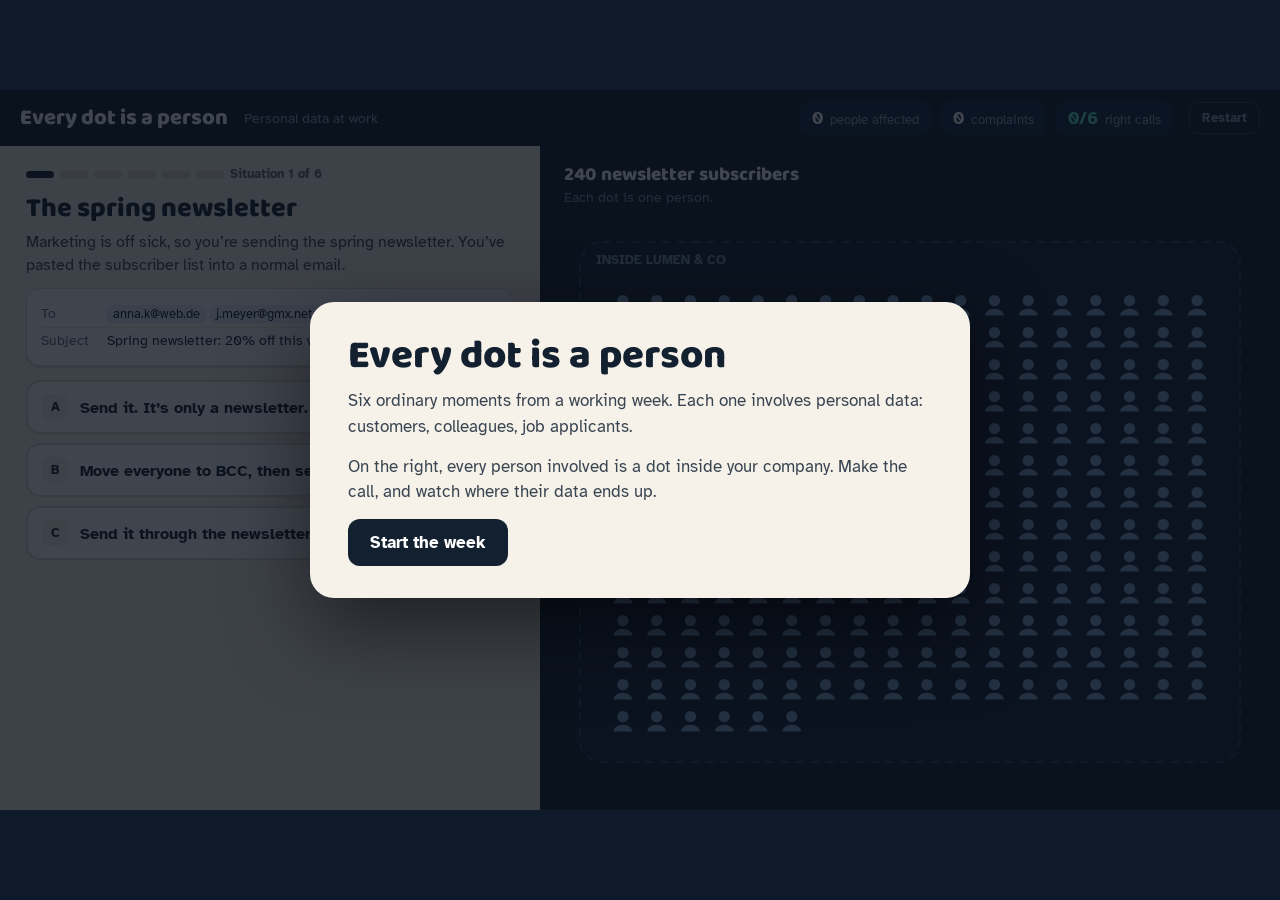
<file: sims/gdpr-every-dot/index.html>
<!DOCTYPE html>
<html lang="en">
<head>
<meta charset="utf-8">
<title>Every dot is a person: a GDPR simulation</title>
<meta name="viewport" content="width=1280">
<link rel="stylesheet" href="../../vendor/fonts/fonts.css">
<style>
:root{--paper:#F6F2EA;--ink:#13202F;--mut:#5F6B78;--line:#E2DACB;--teal:#14B8A6;--teal-d:#0E7C70;--coral:#FF5A4E;--amber:#F5A524;--night:#0E1A2A;--navy:#14263B}
*{box-sizing:border-box}
html,body{margin:0;padding:0;width:1280px;height:720px;overflow:hidden;background:var(--night);font-family:"Atkinson Hyperlegible","Segoe UI",Arial,sans-serif;color:var(--ink)}
#stage{position:absolute;left:0;top:0;width:1280px;height:720px;overflow:hidden;transform-origin:0 0;background:var(--paper)}
button{font-family:inherit}
:focus-visible{outline:3px solid var(--teal);outline-offset:2px}
h1,h2,h3{font-family:"Baloo 2","Atkinson Hyperlegible",sans-serif;margin:0;line-height:1.1}

.top{height:56px;display:flex;align-items:center;gap:16px;padding:0 20px;background:var(--night);color:#E8EEF5}
.top h1{font-size:22px;color:#fff}
.top .sub{color:#8FA3B8;font-size:14px}
.ctrs{margin-left:auto;display:flex;gap:10px}
.ctr{background:var(--navy);border-radius:10px;padding:6px 12px;font-size:13px;color:#8FA3B8;display:flex;align-items:baseline;gap:7px}
.ctr b{font-size:18px;color:#fff;font-variant-numeric:tabular-nums}
.ctr.hot b{color:#FF8A80}.ctr.ok b{color:#5EEAD4}
.restart{border:1px solid #2A3F57;background:transparent;color:#8FA3B8;border-radius:9px;padding:7px 12px;font-size:13px;font-weight:700;cursor:pointer}

.main{display:grid;grid-template-columns:540px 740px;height:664px}
.left{padding:20px 26px 18px;display:flex;flex-direction:column;overflow:hidden}
.prog{display:flex;gap:6px;align-items:center;font-size:13px;font-weight:700;color:var(--mut);margin-bottom:12px}
.prog i{width:28px;height:7px;border-radius:4px;background:var(--line);display:block}
.prog i.cur{background:var(--ink)}.prog i.good{background:var(--teal)}.prog i.bad{background:var(--coral)}.prog i.meh{background:var(--amber)}
.left h2{font-size:27px;margin-bottom:6px}
.sit{font-size:15.5px;line-height:1.5;color:#3C4754;margin:0 0 12px}

/* artefacts */
.art{background:#fff;border:1px solid var(--line);border-radius:14px;padding:12px 14px;font-size:13.5px;margin-bottom:14px;box-shadow:0 2px 0 var(--line)}
.art .row{display:flex;gap:8px;padding:4px 0;border-bottom:1px solid #F0EBE1;align-items:baseline}
.art .row:last-child{border-bottom:0}
.art .k{color:var(--mut);width:58px;flex:none}
.art .v{flex:1;min-width:0;overflow:hidden;text-overflow:ellipsis;white-space:nowrap}
.pill{display:inline-block;background:#EEF4FB;border-radius:6px;padding:1px 6px;margin-right:4px;font-size:12.5px}
.pill.more{background:#FFE7E3;color:#B4261B;font-weight:700}
.file{display:flex;gap:12px;align-items:center}
.file i{width:40px;height:48px;border-radius:6px;display:grid;place-items:center;color:#fff;font-style:normal;font-weight:700;font-size:11px;flex:none}
.file b{display:block;font-size:14.5px}
.file span{color:var(--mut);font-size:13px}
.note{margin-top:8px;background:#FFF5CF;border-radius:8px;padding:6px 10px;font-size:13px;color:#6A5300;transform:rotate(-.6deg)}
.letter{font-size:14px;line-height:1.5;color:#2B3542}
.letter p{margin:0 0 6px}

/* choices */
.choices{display:grid;gap:9px}
.ch{text-align:left;background:#fff;border:2px solid var(--line);border-radius:14px;padding:12px 14px;font-size:15.5px;font-weight:700;color:var(--ink);cursor:pointer;display:flex;gap:12px;align-items:center;transition:border-color .15s,transform .08s}
.ch:hover:not(:disabled){border-color:var(--ink)}
.ch:active:not(:disabled){transform:translateY(2px)}
.ch b{width:26px;height:26px;border-radius:8px;background:var(--paper);display:grid;place-items:center;flex:none;font-size:13px}
.ch:disabled{cursor:default;opacity:.45}
.ch.pick{opacity:1}
.ch.pick.bad{border-color:var(--coral);background:#FFF0EE}.ch.pick.good{border-color:var(--teal);background:#E8FAF7}.ch.pick.meh{border-color:var(--amber);background:#FFF7E6}

.fb{display:none;margin-top:12px;border-radius:14px;padding:13px 16px;border-left:6px solid}
.fb.show{display:block;animation:pop .35s cubic-bezier(.3,1.4,.5,1)}
.fb.good{background:#E6F8F5;border-color:var(--teal)}.fb.bad{background:#FFECE9;border-color:var(--coral)}.fb.meh{background:#FFF4DD;border-color:var(--amber)}
.fb h3{font-size:19px;margin-bottom:4px}
.fb p{margin:0 0 6px;font-size:14.5px;line-height:1.45}
.fb .rule{font-weight:700;font-size:13.5px;color:#334}
.next{margin-top:8px;background:var(--ink);color:#fff;border:0;border-radius:11px;padding:10px 18px;font-size:15px;font-weight:700;cursor:pointer}
@keyframes pop{from{transform:translateY(8px);opacity:0}to{transform:none;opacity:1}}

.right{position:relative;background:var(--night)}
canvas{display:block;width:740px;height:664px}

.ov{position:absolute;inset:0;background:rgba(9,16,27,.78);display:grid;place-items:center;z-index:40}
.ov[hidden]{display:none}
.card{background:var(--paper);border-radius:24px;padding:32px 38px;width:660px;box-shadow:0 30px 80px rgba(0,0,0,.5)}
.card h1{font-size:40px;margin-bottom:10px}
.card p{font-size:16.5px;line-height:1.55;color:#3A4552;margin:0 0 14px}
.go{background:var(--ink);color:#fff;border:0;border-radius:12px;padding:13px 22px;font-size:17px;font-weight:700;cursor:pointer}
.sc{display:grid;grid-template-columns:repeat(3,1fr);gap:10px;margin:6px 0 16px}
.sc div{background:#fff;border-radius:12px;padding:10px 14px}
.sc b{display:block;font-size:24px;font-variant-numeric:tabular-nums}
.sc span{font-size:13px;color:var(--mut)}
.rules{list-style:none;padding:0;margin:0 0 20px;display:grid;gap:6px;font-size:14.5px}
.rules li{background:#fff;border-radius:10px;padding:7px 12px}
</style>
</head>
<body>
<div id="stage">
  <header class="top">
    <h1>Every dot is a person</h1><span class="sub">Personal data at work</span>
    <div class="ctrs">
      <div class="ctr" id="cPeople"><b>0</b>people affected</div>
      <div class="ctr" id="cComp"><b>0</b>complaints</div>
      <div class="ctr ok" id="cRight"><b>0/6</b>right calls</div>
    </div>
    <button class="restart" id="restart" type="button">Restart</button>
  </header>
  <div class="main">
    <section class="left" aria-live="polite">
      <div class="prog" id="prog"></div>
      <h2 id="title"></h2>
      <p class="sit" id="sit"></p>
      <div class="art" id="art"></div>
      <div class="choices" id="choices"></div>
      <div class="fb" id="fb"></div>
    </section>
    <section class="right"><canvas id="cv" width="740" height="664" role="img" aria-label="The people whose data is involved, one dot per person"></canvas></section>
  </div>

  <div class="ov" id="intro"><div class="card">
    <h1>Every dot is a person</h1>
    <p>Six ordinary moments from a working week. Each one involves personal data: customers, colleagues, job applicants.</p>
    <p>On the right, every person involved is a dot inside your company. Make the call, and watch where their data ends up.</p>
    <button class="go" id="start" type="button">Start the week</button>
  </div></div>

  <div class="ov" id="end" hidden><div class="card">
    <h1 id="endH"></h1>
    <div class="sc" id="endSc"></div>
    <ul class="rules">
      <li>Share personal data only with people who need it. Bulk email goes through the mailing tool.</li>
      <li>Keep it in company systems, never personal email or USB sticks.</li>
      <li>Access requests are free and due within one month. Check who's asking.</li>
      <li>Tell your data protection lead about a breach straight away. The clock is 72 hours.</li>
      <li>Marketing email needs consent. An unsubscribe link isn't consent.</li>
      <li>Don't keep data longer than you need it. Data you delete can't leak.</li>
    </ul>
    <button class="go" id="again" type="button">Play again</button>
  </div></div>
</div>

<script>
(function(){
'use strict';
var $=function(s){return document.querySelector(s)};
var cv=$('#cv'),cx=cv.getContext('2d'),W=740,H=664;
var C={coral:'#FF5A4E',teal:'#14B8A6',amber:'#F5A524',dot:'#7FA3C7',line:'#2A3F57',txt:'#C9D6E4',mut:'#7F93A8'};

function fit(){var s=Math.min(innerWidth/1280,innerHeight/720),st=$('#stage');
  st.style.transform='scale('+s+')';st.style.left=Math.max(0,(innerWidth-1280*s)/2)+'px';st.style.top=Math.max(0,(innerHeight-720*s)/2)+'px';
  document.body.style.width=innerWidth+'px';document.body.style.height=innerHeight+'px';}
addEventListener('resize',fit);fit();

/* ------------------------- the six situations ------------------------- */
var CHIPS={
  email:['anna.k@web.de','j.meyer@gmx.net','tom.b@outlook.com','lea.s@gmail.com','m.rossi@libero.it','ben88@yahoo.de','k.nowak@wp.pl','sara.l@icloud.com'],
  cust:['Anna Kraus, Berlin','+49 151 2387 …','Order #48812','IBAN DE89 3704 …','Born 14.03.1987','Leipziger Str. 12','Order history (34)','j.meyer@gmx.net'],
  sal:['Salary €52,400','Salary €71,000','Bonus €6,000','Salary €38,900','Sick days: 14','Tax class III'],
  lead:['UNSUBSCRIBE','Who gave you my email?','Reported as spam','Complaint'],
  cv:['CV_Kowalski.pdf','Born 1991','Reference: …','Salary expectation €48k','Home address','Photo.jpg']
};
var SC=[
 {title:'The spring newsletter',n:240,label:'240 newsletter subscribers',chips:'email',
  sit:'Marketing is off sick, so you’re sending the spring newsletter. You’ve pasted the subscriber list into a normal email.',
  art:'<div class="row"><span class="k">To</span><span class="v"><span class="pill">anna.k@web.de</span><span class="pill">j.meyer@gmx.net</span><span class="pill">tom.b@outlook.com</span><span class="pill more">+237 more</span></span></div><div class="row"><span class="k">Subject</span><span class="v">Spring newsletter: 20% off this week</span></div>',
  ch:[
   {t:'Send it. It’s only a newsletter.',r:'bad',anim:'scatter',dest:'239 other inboxes',aff:240,comp:3,h:'Everyone can see everyone.',p:'All 240 customers now have each other’s email addresses. That’s a personal data breach, and three customers have already written in to complain.',rule:'Bulk email goes through the mailing tool, never the To field.'},
   {t:'Move everyone to BCC, then send.',r:'meh',anim:'wobble',h:'Nobody sees the list. This time.',p:'BCC hides the addresses, but it’s one slip away from a breach: paste into the wrong field, or someone hits Reply all from an old thread.',rule:'Bulk email goes through the mailing tool.'},
   {t:'Send it through the newsletter tool.',r:'good',anim:'lock',h:'Right call.',p:'Each customer gets their own copy, with an unsubscribe link, and nobody sees anyone else’s address.',rule:'Share personal data only with people who need it.'}]},
 {title:'Finishing it at home',n:1800,label:'1,800 customer records',chips:'cust',
  sit:'You need to clean up the customer export before tomorrow’s 9:00 meeting. Your work laptop is staying at the office tonight.',
  art:'<div class="file"><i style="background:#1D7044">XLSX</i><div><b>customers_export.xlsx</b><span>1,800 rows: names, addresses, phone numbers, order history, bank details</span></div></div><div class="note">Meeting tomorrow 9:00. Need this cleaned up!</div>',
  ch:[
   {t:'Email it to my personal Gmail.',r:'bad',anim:'leak',dest:'Personal Gmail',dx:640,dy:150,aff:1800,comp:0,h:'1,800 people just left the building.',p:'Their data is now in an account your company can’t see, secure or delete from. If that account is ever hacked, it’s your company’s breach.',rule:'Keep personal data in company systems.'},
   {t:'Copy it to a USB stick.',r:'bad',anim:'leak',dest:'USB stick, lost on the train',dx:560,dy:620,aff:1800,comp:0,h:'Lost on the train.',p:'The stick fell out of your bag on the way home. It wasn’t encrypted. Anyone who picks it up has 1,800 people’s bank details.',rule:'Keep personal data in company systems.'},
   {t:'Open it at home through the company cloud.',r:'good',anim:'lock',h:'Right call.',p:'You worked on it from home, but the file never left the company’s systems. If your laptop is lost, nothing is on it.',rule:'Keep personal data in company systems.'}]},
 {title:'“What do you know about me?”',n:1,label:'Maria Rossi, customer since 2019',chips:'cust',
  sit:'This email arrived in the support inbox three days ago. Nobody has answered it.',
  art:'<div class="letter"><p><b>From:</b> m.rossi@libero.it</p><p>Hello, under the GDPR I would like a copy of all the personal data you hold about me, please. Thank you, Maria Rossi</p></div>',
  ch:[
   {t:'Leave it for now. Support is swamped.',r:'bad',anim:'clock',clock:'month',aff:1,comp:1,h:'A month passed. She complained.',p:'Access requests have to be answered within one month. Maria complained to the data protection authority, which now wants to know why you ignored her.',rule:'Access requests are due within one month.'},
   {t:'Reply that there’s a €25 admin fee.',r:'bad',anim:'stamp',aff:1,comp:1,h:'You can’t charge for this.',p:'A first access request is free. Asking for a fee is itself a breach of her rights, and her complaint is now with the authority.',rule:'Access requests are free.'},
   {t:'Check it’s really her, log it, reply within a month.',r:'good',anim:'gather',h:'Right call.',p:'You confirmed it was her email address on file, logged the request with your data protection lead, and sent her a copy of her data in two weeks. Free, on time, and to the right person.',rule:'Access requests: free, within one month, check who’s asking.'}]},
 {title:'The wrong Alex',n:60,label:'60 colleagues whose salaries were in the file',chips:'sal',exposed:true,
  sit:'You meant to send the salary spreadsheet to Alex Wu in HR. Autocomplete picked Alex Wood, at a partner company. It went out ten minutes ago.',
  art:'<div class="row"><span class="k">Sent to</span><span class="v"><span class="pill more">alex.wood@partnerfirm.com</span></span></div><div class="row"><span class="k">Meant</span><span class="v"><span class="pill">alex.wu@lumenco.com</span></span></div><div class="row"><span class="k">Attached</span><span class="v">salaries_2025.xlsx (60 people)</span></div>',
  ch:[
   {t:'Ask Alex to delete it, and keep quiet.',r:'bad',anim:'clock',clock:'72',aff:60,comp:2,h:'It came out anyway.',p:'Three weeks later it surfaced in an audit. Your company missed the 72-hour deadline for telling the authority, and the 60 colleagues found out from someone else.',rule:'Tell your data protection lead straight away.'},
   {t:'Wait until Monday and see if anything happens.',r:'bad',anim:'clock',clock:'72',aff:60,comp:2,h:'The 72 hours ran out over the weekend.',p:'The clock started when you noticed, not on Monday. By the time you mentioned it, the deadline for reporting to the authority had passed.',rule:'The breach clock is 72 hours, weekends included.'},
   {t:'Tell the data protection lead right now.',r:'good',anim:'contain',h:'Right call.',p:'Within an hour the partner confirmed deletion in writing, the lead decided whether the authority needed to know, and the 60 colleagues heard it from you first.',rule:'Tell your data protection lead straight away.'}]},
 {title:'The bought list',n:412,outside:5000,label:'412 customers who opted in, and 5,000 strangers',chips:'lead',
  sit:'Sales bought a list of 5,000 email addresses for €900 and wants the new product launch to go out today.',
  art:'<div class="file"><i style="background:#6C5CE7">CSV</i><div><b>leads_5000.csv</b><span>Bought from DataLeadz. Names and email addresses, no record of consent.</span></div></div>',
  ch:[
   {t:'Send the launch email to all 5,000.',r:'bad',anim:'spam',aff:5000,comp:340,h:'340 complaints by lunchtime.',p:'None of these people agreed to hear from you. Marketing email needs consent, and buying a list doesn’t buy their consent.',rule:'Marketing email needs consent.'},
   {t:'Add an unsubscribe link, then send.',r:'bad',anim:'spam',aff:5000,comp:280,h:'An unsubscribe link isn’t consent.',p:'It lets people leave after the fact. They never agreed to join, and 280 of them complained.',rule:'Marketing email needs consent before you send it.'},
   {t:'Only email the 412 customers who opted in.',r:'good',anim:'optin',h:'Right call.',p:'Fewer emails, but every one went to someone who asked for it. Your open rate was four times the industry average.',rule:'Marketing email needs consent.'}]},
 {title:'Old applications',n:300,label:'300 applicants from 2019',chips:'cv',
  sit:'Tidying the HR drive, you find a folder of CVs from people who applied for jobs in 2019 and weren’t hired.',
  art:'<div class="file"><i style="background:#B45309">DIR</i><div><b>HR / Applicants / 2019</b><span>300 CVs: addresses, birth dates, photos, references</span></div></div><div class="note">Retention policy: applicant data is kept for 6 months.</div>',
  ch:[
   {t:'Keep them. We might call someone back.',r:'bad',anim:'leak',dest:'Ransomware on the old HR drive',dx:640,dy:560,aff:300,comp:4,h:'Data you keep can leak.',p:'A year later ransomware hit the old HR drive. 300 people who applied once, years ago, got a letter saying their data was stolen.',rule:'Don’t keep data longer than you need it.'},
   {t:'Move them to the shared drive.',r:'bad',anim:'spread',aff:300,comp:1,h:'Now 480 colleagues can read them.',p:'The shared drive is open to everyone at the company. Anyone can now see these people’s addresses, birth dates and references.',rule:'Share personal data only with people who need it.'},
   {t:'Delete them, as the retention policy says.',r:'good',anim:'fade',h:'Right call.',p:'Six months was the agreed limit. Data you don’t keep can’t be stolen, lost or misused.',rule:'Don’t keep data longer than you need it.'}]}
];

/* ------------------------- state ------------------------- */
var G,D=[],OUT=[],CH=[],A=null,lockT=0,clock=null,labelDest=null,stamp=null;
var BOX={x:40,y:96,w:660,h:520};

function newGame(){G={i:0,people:0,comp:0,right:0,res:[]};$('#end').hidden=true;load()}
function load(){
  var s=SC[G.i];
  $('#title').textContent=s.title;$('#sit').textContent=s.sit;$('#art').innerHTML=s.art;
  $('#choices').innerHTML=s.ch.map(function(c,k){return '<button class="ch" type="button" data-k="'+k+'"><b>'+'ABC'[k]+'</b>'+c.t+'</button>'}).join('');
  var fb=$('#fb');fb.className='fb';fb.innerHTML='';
  prog();
  A=null;clock=null;labelDest=null;stamp=null;lockT=0;CH=[];
  BOX=s.outside?{x:30,y:96,w:300,h:520}:{x:40,y:96,w:660,h:520};
  D=layout(s.n,s.exposed?{x:BOX.x,y:BOX.y,w:BOX.w-180,h:BOX.h}:BOX,s.exposed?'exp':'home');
  OUT=s.outside?layout(s.outside,{x:360,y:96,w:350,h:520},'stranger'):[];
}
function layout(n,b,state){
  var pad=26,w=b.w-pad*2,h=b.h-pad*2-20,cell=Math.sqrt(w*h/n);
  if(n===1)cell=200;
  var cols=Math.max(1,Math.floor(w/cell)),rows=Math.ceil(n/cols),cw=w/cols,chh=Math.min(cell*1.0,h/rows);
  var ox=b.x+pad+(w-cols*cw)/2,oy=b.y+pad+24+(h-rows*chh)/2,arr=[];
  for(var i=0;i<n;i++){var c=i%cols,r=Math.floor(i/cols),x=ox+c*cw+cw/2,y=oy+r*chh+chh/2;
    arr.push({hx:x,hy:y,x:x,y:y,s:Math.min(cw,chh),st:state,t:0,d:Math.random()*.6,tx:0,ty:0,jx:(Math.random()-.5),jy:(Math.random()-.5),a:1});}
  return arr;
}
function prog(){
  $('#prog').innerHTML=SC.map(function(s,i){return '<i class="'+(i===G.i?'cur ':'')+(G.res[i]||'')+'"></i>'}).join('')+'<span>Situation '+(G.i+1)+' of '+SC.length+'</span>';
  $('#cRight b').textContent=G.right+'/'+SC.length;
}

$('#choices').addEventListener('click',function(e){
  var b=e.target.closest('.ch');if(!b||b.disabled)return;
  var s=SC[G.i],c=s.ch[+b.getAttribute('data-k')];
  document.querySelectorAll('.ch').forEach(function(x){x.disabled=true});
  b.classList.add('pick',c.r);
  G.res[G.i]=c.r;if(c.r==='good')G.right++;
  prog();
  play(c,s);
  var delay={scatter:1700,leak:1900,clock:2600,stamp:900,spam:2200,spread:1500}[c.anim]||700;
  setTimeout(function(){
    if(c.aff)bump('people',c.aff);if(c.comp)bump('comp',c.comp);
    var fb=$('#fb');fb.className='fb show '+c.r;
    var last=G.i===SC.length-1;
    fb.innerHTML='<h3>'+c.h+'</h3><p>'+c.p+'</p><p class="rule">'+c.rule+'</p><button class="next" id="next" type="button">'+(last?'See your week':'Next situation')+'</button>';
    $('#next').focus();
    $('#next').addEventListener('click',function(){if(last)finish();else{G.i++;load()}});
  },delay);
});

function bump(k,n){
  var from=G[k];G[k]+=n;var el=k==='people'?$('#cPeople'):$('#cComp');el.classList.add('hot');
  var b=el.querySelector('b'),t0=performance.now();
  (function st(t){var p=Math.min(1,(t-t0)/900);b.textContent=Math.round(from+(G[k]-from)*(1-Math.pow(1-p,3))).toLocaleString('en');if(p<1)requestAnimationFrame(st)})(t0);
}

/* ------------------------- consequence animations ------------------------- */
function play(c,s){
  A={type:c.anim,t:0,c:c,s:s};
  if(c.anim==='leak'){labelDest={x:c.dx,y:c.dy,t:c.dest};D.forEach(function(d){d.st='fly';d.t=-d.d;d.tx=c.dx+d.jx*120;d.ty=c.dy+d.jy*70})}
  if(c.anim==='scatter'){labelDest={x:W/2,y:44,t:c.dest};D.forEach(function(d){d.st='fly';d.t=-d.d;var a=Math.random()*Math.PI*2;d.tx=W/2+Math.cos(a)*(W/2+30);d.ty=H/2+Math.sin(a)*(H/2+30)})}
  if(c.anim==='spread'){labelDest={x:W/2,y:44,t:'Shared drive: everyone at the company'};D.forEach(function(d){d.st='fly';d.t=-d.d;d.tx=BOX.x+20+Math.random()*(BOX.w-40);d.ty=BOX.y+40+Math.random()*(BOX.h-60)})}
  if(c.anim==='clock'){clock={kind:c.clock,p:0,end:1.25,col:C.coral}}
  if(c.anim==='contain'){clock={kind:'72',p:0,end:1/72,col:C.teal}}
  if(c.anim==='stamp'){stamp={t:'COMPLAINT FILED',a:0}}
  if(c.anim==='spam'){OUT.forEach(function(d){d.st='angry';d.t=-d.d*1.6})}
  if(c.anim==='optin'){D.forEach(function(d){d.st='mail';d.t=-d.d})}
  if(c.anim==='fade'){D.forEach(function(d){d.st='fade';d.t=-d.d})}
  if(c.anim==='lock'||c.anim==='gather'||c.anim==='contain'){lockT=0.001}
  if(c.anim==='wobble'){D.forEach(function(d){d.st='wob';d.t=-d.d*.3})}
}

function spawnChip(x,y){
  var list=CHIPS[SC[G.i].chips];if(CH.length>18)return;
  CH.push({x:x,y:y,t:list[Math.floor(Math.random()*list.length)],vy:-(0.5+Math.random()*.6),vx:(Math.random()-.5)*.6,a:1,life:0});
}

/* ------------------------- drawing ------------------------- */
function rr(x,y,w,h,r){cx.beginPath();cx.roundRect(x,y,w,h,r)}
function lerp(a,b,t){return a+(b-a)*t}
function mix(c1,c2,t){var a=parseInt(c1.slice(1),16),b=parseInt(c2.slice(1),16);
  var r=Math.round(lerp(a>>16,b>>16,t)),g=Math.round(lerp(a>>8&255,b>>8&255,t)),bl=Math.round(lerp(a&255,b&255,t));return 'rgb('+r+','+g+','+bl+')'}
function person(x,y,s,col,alpha){
  cx.globalAlpha=alpha;cx.fillStyle=col;
  if(s<9){cx.beginPath();cx.arc(x,y,Math.max(1.4,s*.34),0,7);cx.fill();cx.globalAlpha=1;return}
  var u=s*.42;cx.beginPath();cx.arc(x,y-u*.55,u*.42,0,7);cx.fill();
  cx.beginPath();cx.ellipse(x,y+u*.55,u*.7,u*.5,0,Math.PI,0);cx.fill();cx.globalAlpha=1;
}

var last=performance.now();
function loop(t){
  var dt=Math.min(2,(t-last)/16.7);last=t;
  var s=SC[G.i];
  cx.fillStyle='#0E1A2A';cx.fillRect(0,0,W,H);
  // company boundary
  cx.strokeStyle=C.line;cx.lineWidth=2;cx.setLineDash([8,7]);rr(BOX.x,BOX.y,BOX.w,BOX.h,22);cx.stroke();cx.setLineDash([]);
  cx.fillStyle='rgba(42,63,87,.18)';rr(BOX.x,BOX.y,BOX.w,BOX.h,22);cx.fill();
  cx.fillStyle=C.mut;cx.font='700 13px Atkinson Hyperlegible, sans-serif';cx.textAlign='left';cx.fillText('INSIDE LUMEN & CO',BOX.x+16,BOX.y+22);
  if(s.outside){cx.fillText('OUTSIDE: PEOPLE YOU’VE NEVER MET',372,BOX.y+22)}
  cx.fillStyle='#fff';cx.font='700 19px "Baloo 2", sans-serif';cx.fillText(s.label,24,34);
  cx.fillStyle=C.mut;cx.font='14px Atkinson Hyperlegible, sans-serif';cx.fillText(s.n===1?'One person, and everything you hold about her.':'Each dot is one person.',24,56);

  if(A)A.t+=dt;

  // single person (access request)
  if(s.n===1)drawMaria(dt);
  else D.forEach(function(d){drawDot(d,dt)});
  OUT.forEach(function(d){drawDot(d,dt)});

  // destination label
  if(labelDest&&A&&A.t>20){var lt=labelDest.t;cx.font='700 15px Atkinson Hyperlegible, sans-serif';var lw=cx.measureText(lt).width+28,lx=Math.min(W-lw-12,Math.max(12,labelDest.x-lw/2)),ly=Math.min(H-40,Math.max(70,labelDest.y-(labelDest.y>H/2?60:-40)));
    cx.fillStyle=C.coral;rr(lx,ly,lw,32,10);cx.fill();cx.fillStyle='#14202F';cx.fillText(lt,lx+14,ly+21)}

  // chips
  for(var i=CH.length-1;i>=0;i--){var c=CH[i];c.life+=dt;c.x+=c.vx*dt;c.y+=c.vy*dt;c.a=Math.max(0,1-c.life/110);if(c.a<=0){CH.splice(i,1);continue}
    cx.globalAlpha=c.a;cx.font='700 12px Atkinson Hyperlegible, sans-serif';var w=cx.measureText(c.t).width+14;cx.fillStyle='#2A1520';rr(c.x-w/2,c.y-11,w,22,7);cx.fill();cx.strokeStyle=C.coral;cx.lineWidth=1.5;cx.stroke();cx.fillStyle='#FFB4AD';cx.textAlign='center';cx.fillText(c.t,c.x,c.y+4);cx.textAlign='left';cx.globalAlpha=1}

  if(clock)drawClock(dt);
  if(lockT>0)drawLock(dt);
  if(stamp){stamp.a=Math.min(1,stamp.a+.05*dt);cx.save();cx.translate(W/2,H/2+120);cx.rotate(-.12);cx.globalAlpha=stamp.a;cx.strokeStyle=C.coral;cx.lineWidth=5;rr(-170,-34,340,68,10);cx.stroke();cx.fillStyle=C.coral;cx.font='800 30px "Baloo 2", sans-serif';cx.textAlign='center';cx.fillText(stamp.t,0,11);cx.restore();cx.textAlign='left';cx.globalAlpha=1}
  requestAnimationFrame(loop);
}

function drawDot(d,dt){
  var col=C.dot,al=1,x=d.hx,y=d.hy;
  if(d.st==='exp'){col=C.amber}
  if(d.st==='fly'){d.t+=dt/70;var p=Math.max(0,Math.min(1,d.t)),e=p<.5?2*p*p:1-Math.pow(-2*p+2,2)/2;
    x=lerp(d.hx,d.tx,e)+Math.sin(p*Math.PI)*d.jx*60;y=lerp(d.hy,d.ty,e)-Math.sin(p*Math.PI)*40;col=mix('#7FA3C7','#FF5A4E',Math.min(1,p*3));
    if(p>0&&p<.6&&Math.random()<.0025*(SC[G.i].n>500?1:6))spawnChip(x,y);
    if(A&&A.c.anim==='scatter')al=1-Math.max(0,p-.7)/.3;
    if(A&&A.c.anim==='spread'){col=mix('#7FA3C7','#FF5A4E',p)}}
  if(d.st==='wob'){d.t+=dt/40;var q=Math.max(0,Math.min(1,d.t));x+=Math.sin(q*Math.PI*6)*3*(1-q);col=mix('#F5A524','#7FA3C7',q)}
  if(d.st==='fade'){d.t+=dt/60;var f=Math.max(0,Math.min(1,d.t));al=1-f;y-=f*14}
  if(d.st==='mail'){d.t+=dt/50;var m=Math.max(0,Math.min(1,d.t));col=mix('#7FA3C7','#14B8A6',m)}
  if(d.st==='stranger'){col='#3E556E'}
  if(d.st==='angry'){d.t+=dt/90;var g=Math.max(0,Math.min(1,d.t));col=mix('#3E556E','#FF5A4E',g);x+=Math.sin(d.t*30)*g*1.2;
    if(g>0&&g<.9&&Math.random()<.0006)spawnChip(x,y)}
  if(A&&(A.c.anim==='lock'||A.c.anim==='gather'))col=mix('#7FA3C7','#14B8A6',Math.min(1,A.t/30));
  if(A&&A.c.anim==='contain')col=mix('#F5A524','#14B8A6',Math.min(1,A.t/50));
  if(A&&A.c.anim==='clock'&&SC[G.i].exposed&&clock&&clock.p>1)col=C.coral;
  d.x=x;d.y=y;
  if(al>0.01)person(x,y,d.s,col,al);
}

function drawMaria(dt){
  var x=BOX.x+BOX.w/2,y=BOX.y+BOX.h/2+10,good=A&&A.c.anim==='gather',bad=A&&A.c.r==='bad';
  var col=good?C.teal:bad&&A.t>40?C.coral:'#7FA3C7';
  person(x,y,190,col,1);
  cx.fillStyle='#fff';cx.font='700 18px "Baloo 2", sans-serif';cx.textAlign='center';cx.fillText('Maria Rossi',x,y+88);cx.textAlign='left';
  var items=['Name and address','m.rossi@libero.it','12 orders since 2019','3 support calls (recorded)','Card ending 4471','Newsletter: opted in'];
  items.forEach(function(it,i){
    var a=i/items.length*Math.PI*2-Math.PI/2,R=210,px=x+Math.cos(a)*R,py=y+Math.sin(a)*R*.78;
    var ga=1;if(good){var p=Math.min(1,Math.max(0,(A.t-i*6)/50));px=lerp(px,x+160,p);py=lerp(py,y-166,p);ga=1-Math.max(0,p-.75)/.25}
    if(ga<=0.01)return;cx.globalAlpha=ga;
    cx.font='700 13px Atkinson Hyperlegible, sans-serif';var w=cx.measureText(it).width+18;
    cx.fillStyle=good?'#0F3B37':'#17304A';rr(px-w/2,py-14,w,28,8);cx.fill();cx.strokeStyle=good?C.teal:'#35577A';cx.lineWidth=1.5;cx.stroke();
    cx.fillStyle='#DCE7F2';cx.textAlign='center';cx.fillText(it,px,py+5);cx.textAlign='left';cx.globalAlpha=1;
  });
  if(good&&A.t>60){cx.fillStyle=C.teal;rr(x+80,y-190,160,48,12);cx.fill();cx.fillStyle='#0E1A2A';cx.font='700 15px Atkinson Hyperlegible, sans-serif';cx.textAlign='center';cx.fillText('Sent to Maria, day 14',x+160,y-160);cx.textAlign='left'}
}

function drawClock(dt){
  var month=clock.kind==='month',cxp=W-110,cyp=150,R=62;
  clock.p=Math.min(clock.end,clock.p+(clock.end>.5?.0085:.002)*dt);
  var over=clock.p>1;
  cx.fillStyle='rgba(14,26,42,.92)';cx.beginPath();cx.arc(cxp,cyp,R+18,0,7);cx.fill();
  cx.lineWidth=12;cx.strokeStyle='#22364D';cx.beginPath();cx.arc(cxp,cyp,R,0,7);cx.stroke();
  cx.strokeStyle=over?C.coral:clock.col;cx.beginPath();cx.arc(cxp,cyp,R,-Math.PI/2,-Math.PI/2+Math.PI*2*Math.min(1,clock.p));cx.stroke();
  cx.fillStyle='#fff';cx.textAlign='center';cx.font='800 26px "Baloo 2", sans-serif';
  var v=month?Math.round(clock.p*30)+'d':Math.round(clock.p*72)+'h';cx.fillText(v,cxp,cyp+6);
  cx.font='700 12px Atkinson Hyperlegible, sans-serif';cx.fillStyle=over?'#FF8A80':C.mut;
  cx.fillText(over?(month?'Deadline missed':'72 hours passed'):(month?'of 1 month':'of 72 hours'),cxp,cyp+26);cx.textAlign='left';
  if(clock.col===C.teal&&clock.p>=clock.end){cx.fillStyle=C.teal;cx.font='700 13px Atkinson Hyperlegible, sans-serif';cx.textAlign='center';cx.fillText('Reported in time',cxp,cyp+R+40);cx.textAlign='left'}
}

function drawLock(dt){
  lockT=Math.min(1,lockT+.03*dt);var x=BOX.x+BOX.w-56,y=BOX.y+20,s=lockT;
  cx.save();cx.translate(x,y+20);cx.scale(.6+.4*s,.6+.4*s);cx.globalAlpha=s;
  cx.fillStyle=C.teal;rr(-22,-4,44,34,8);cx.fill();cx.strokeStyle=C.teal;cx.lineWidth=6;cx.beginPath();cx.arc(0,-6,13,Math.PI,0);cx.stroke();
  cx.fillStyle='#0E1A2A';cx.beginPath();cx.arc(0,10,5,0,7);cx.fill();cx.restore();cx.globalAlpha=1;
}

function finish(){
  var r=G.right;
  $('#endH').textContent=r===6?'A clean week.':r>=4?'A good week, with some close calls.':'A rough week for '+G.people.toLocaleString('en')+' people.';
  $('#endSc').innerHTML='<div><b>'+r+'/6</b><span>right calls</span></div><div><b style="color:'+(G.people?'#D93A2F':'#0E7C70')+'">'+G.people.toLocaleString('en')+'</b><span>people affected</span></div><div><b style="color:'+(G.comp?'#D93A2F':'#0E7C70')+'">'+G.comp.toLocaleString('en')+'</b><span>complaints</span></div>';
  $('#end').hidden=false;$('#again').focus();
}

$('#start').addEventListener('click',function(){$('#intro').hidden=true;$('.ch').focus()});
$('#restart').addEventListener('click',function(){$('#cPeople').classList.remove('hot');$('#cComp').classList.remove('hot');$('#cPeople b').textContent='0';$('#cComp b').textContent='0';newGame()});
$('#again').addEventListener('click',function(){$('#restart').click()});
newGame();requestAnimationFrame(loop);
})();
</script>
</body>
</html>
</file>
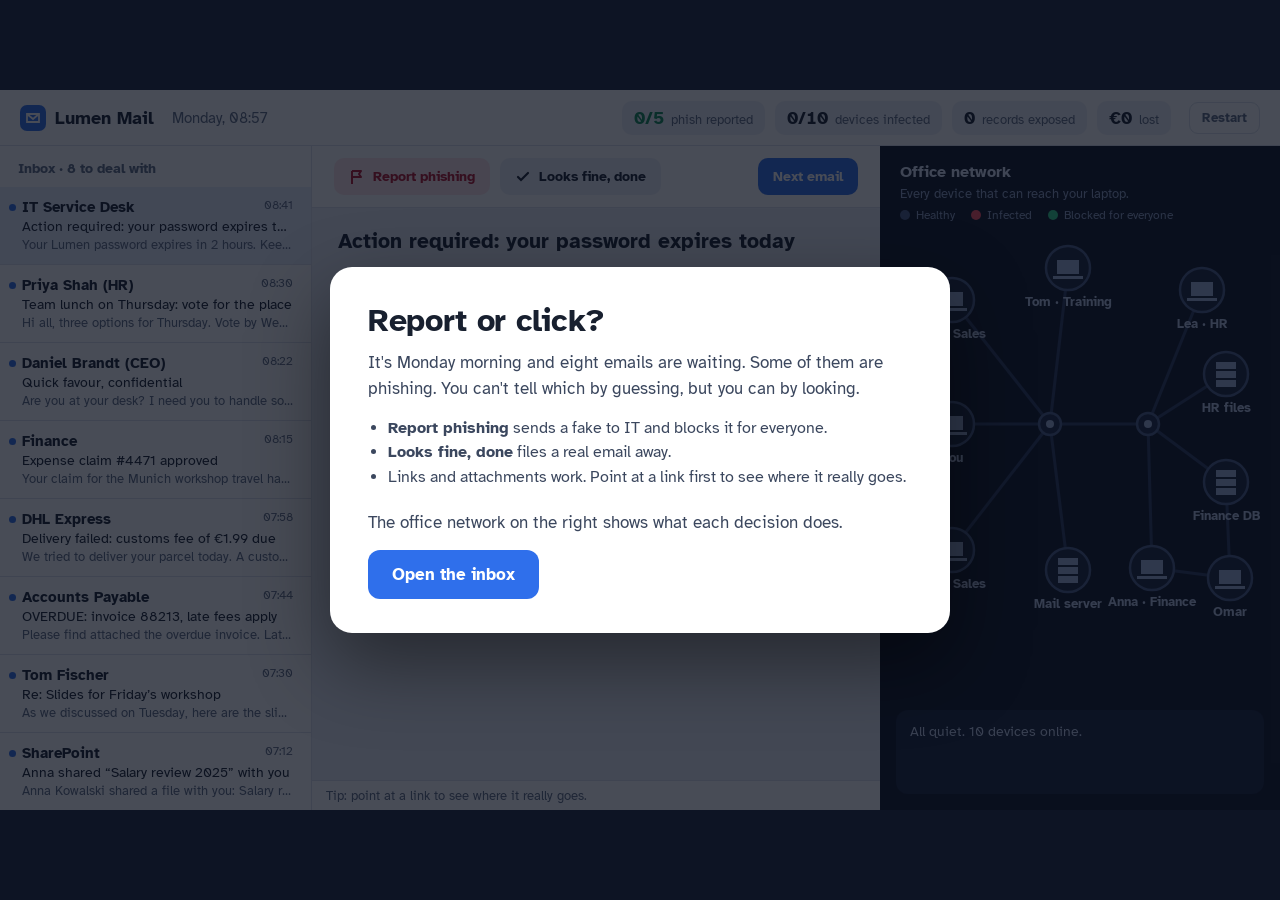
<file: sims/phishing-inbox/index.html>
<!DOCTYPE html>
<html lang="en">
<head>
<meta charset="utf-8">
<title>Report or click? A phishing simulation</title>
<meta name="viewport" content="width=1280">
<link rel="stylesheet" href="../../vendor/fonts/fonts.css">
<style>
:root{
  --bg:#EEF1F7;--card:#fff;--ink:#18202F;--mut:#5E6B82;--line:#DCE2EC;--blue:#2F6FEB;--blue-l:#E7EFFE;
  --net:#0D1424;--net2:#16213A;--node:#2C3B5C;--node-s:#4A5D86;--bad:#FF4D5E;--good:#2FD58B;--warn:#FFB224;--sky:#5CC8FF;
}
*{box-sizing:border-box}
html,body{margin:0;padding:0;width:1280px;height:720px;overflow:hidden;background:var(--net);font-family:"Atkinson Hyperlegible","Segoe UI",Arial,sans-serif;color:var(--ink)}
#stage{position:absolute;left:0;top:0;width:1280px;height:720px;overflow:hidden;background:var(--bg);transform-origin:0 0}
button{font-family:inherit}
:focus-visible{outline:3px solid var(--blue);outline-offset:2px}

/* top bar */
.top{height:56px;display:flex;align-items:center;gap:18px;padding:0 20px;background:#fff;border-bottom:1px solid var(--line)}
.logo{display:flex;align-items:center;gap:9px;font-weight:700;font-size:18px}
.logo i{width:26px;height:26px;border-radius:7px;background:var(--blue);display:grid;place-items:center}
.clock{color:var(--mut);font-size:15px}
.counters{margin-left:auto;display:flex;gap:10px}
.ctr{display:flex;align-items:baseline;gap:7px;padding:6px 12px;border-radius:10px;background:var(--bg);font-size:13px;color:var(--mut)}
.ctr b{font-size:18px;color:var(--ink);font-variant-numeric:tabular-nums}
.ctr.hot{background:#FFE5E8}.ctr.hot b{color:#C8102E}
.ctr.ok b{color:#0E8A55}
.restart{border:1px solid var(--line);background:#fff;border-radius:9px;padding:7px 12px;font-size:13px;font-weight:700;cursor:pointer;color:var(--mut)}

.main{display:grid;grid-template-columns:312px 1fr 400px;height:664px}

/* inbox list */
.list{background:#fff;border-right:1px solid var(--line);overflow:hidden;display:flex;flex-direction:column}
.list h2{font-size:14px;margin:0;padding:14px 18px 10px;color:var(--mut);font-weight:700}
.mail{all:unset;box-sizing:border-box;display:grid;grid-template-columns:1fr auto;gap:2px 8px;padding:11px 18px 11px 22px;border-bottom:1px solid var(--line);cursor:pointer;position:relative;width:100%}
.mail:hover{background:#F6F8FC}
.mail.sel{background:var(--blue-l)}
.mail.unread::before{content:"";position:absolute;left:9px;top:17px;width:7px;height:7px;border-radius:50%;background:var(--blue)}
.mail .who{font-weight:700;font-size:14.5px;white-space:nowrap;overflow:hidden;text-overflow:ellipsis}
.mail .t{font-size:12px;color:var(--mut)}
.mail .s{grid-column:1/-1;font-size:13.5px;white-space:nowrap;overflow:hidden;text-overflow:ellipsis}
.mail .p{grid-column:1/-1;font-size:12.5px;color:var(--mut);white-space:nowrap;overflow:hidden;text-overflow:ellipsis}
.mail .st{font-size:11px;font-weight:700;padding:2px 7px;border-radius:6px;align-self:center}
.st.good{background:#DDF7EA;color:#0E7A4B}.st.bad{background:#FFE1E5;color:#B5122B}.st.meh{background:#FFF1D6;color:#8A5A00}
.mail.done .who,.mail.done .s{color:var(--mut)}

/* reader */
.reader{display:flex;flex-direction:column;overflow:hidden;position:relative}
.bar{display:flex;gap:10px;padding:12px 22px;border-bottom:1px solid var(--line);background:#fff}
.tb{border:0;border-radius:10px;padding:10px 15px;font-weight:700;font-size:14px;cursor:pointer;display:flex;align-items:center;gap:8px}
.tb-report{background:#FFE5E8;color:#B5122B}.tb-report:hover{background:#FFD2D8}
.tb-fine{background:var(--bg);color:var(--ink)}.tb-fine:hover{background:#E2E7F0}
.tb:disabled{opacity:.4;cursor:default}
.tb-next{margin-left:auto;background:var(--blue);color:#fff}
.msg{padding:20px 26px 12px;overflow:auto;flex:1}
.msg h1{font-size:21px;margin:0 0 14px;line-height:1.25}
.hdr{display:flex;gap:12px;align-items:center;margin-bottom:16px}
.av{width:42px;height:42px;border-radius:50%;display:grid;place-items:center;color:#fff;font-weight:700;font-size:16px;flex:none}
.hdr .nm{font-weight:700;font-size:15px}
.hdr .ad{font-size:13.5px;color:var(--mut)}
.hdr .tm{margin-left:auto;font-size:13px;color:var(--mut)}
.body{font-size:15.5px;line-height:1.55;max-width:560px}
.body p{margin:0 0 12px}
.mlink{color:var(--blue);text-decoration:underline;cursor:pointer;background:none;border:0;padding:0;font:inherit}
.cta{display:inline-block;background:var(--blue);color:#fff;border:0;border-radius:8px;padding:10px 18px;font-weight:700;font-size:15px;cursor:pointer;margin:4px 0 12px}
.attach{display:inline-flex;align-items:center;gap:10px;border:1px solid var(--line);background:#fff;border-radius:10px;padding:9px 14px;cursor:pointer;font:inherit;font-size:14px;margin:2px 0 12px}
.attach:hover{border-color:var(--blue)}
.attach i{width:30px;height:34px;border-radius:5px;display:grid;place-items:center;color:#fff;font-style:normal;font-size:10px;font-weight:700}
.quick{display:inline-block;border:1px solid var(--blue);color:var(--blue);background:#fff;border-radius:18px;padding:7px 14px;font:inherit;font-size:14px;font-weight:700;cursor:pointer;margin:4px 0 12px}
.quick:hover{background:var(--blue-l)}
.sig{color:var(--mut);font-size:14px}
.status{height:30px;display:flex;align-items:center;gap:8px;padding:0 14px;font-size:13px;color:var(--mut);background:#fff;border-top:1px solid var(--line);font-variant-numeric:tabular-nums;white-space:nowrap;overflow:hidden}
.status b{color:var(--ink)}
.status .dom{background:#FFF1D6;color:#7A4D00;border-radius:4px;padding:1px 4px}

/* red flags */
.flag{position:relative;border-radius:4px;transition:background .3s,box-shadow .3s}
.rev .flag{box-shadow:0 0 0 2px var(--fc);background:var(--fb)}
.rev .flag::after{content:attr(data-f);position:absolute;top:-11px;right:-11px;width:20px;height:20px;border-radius:50%;background:var(--fc);color:#fff;font-size:12px;font-weight:700;display:grid;place-items:center;font-style:normal;line-height:1}
.rev.ok{--fc:#0E9F62;--fb:#E2F8EE}
.rev.no{--fc:#E0243F;--fb:#FFE4E8}

/* feedback */
.fb{margin:6px 26px 16px;border-radius:14px;padding:16px 18px;display:none;border-left:6px solid}
.fb.show{display:block;animation:pop .35s cubic-bezier(.3,1.4,.5,1)}
.fb.good{background:#E6F8EF;border-color:#16B26B}
.fb.bad{background:#FFE9EC;border-color:#E0243F}
.fb.meh{background:#FFF4DC;border-color:#E8A400}
.fb h3{margin:0 0 6px;font-size:17px}
.fb p{margin:0 0 8px;font-size:14.5px;line-height:1.5}
.fb ol{margin:6px 0 0;padding-left:22px;font-size:14px;line-height:1.5}
.fb li{margin-bottom:3px}
@keyframes pop{from{transform:translateY(8px);opacity:0}to{transform:none;opacity:1}}

/* network panel */
.net{background:var(--net);color:#DCE6FA;display:flex;flex-direction:column;position:relative;overflow:hidden}
.net h2{margin:0;padding:16px 20px 4px;font-size:16px}
.net .sub{padding:0 20px;font-size:13px;color:#8EA0C4;margin:0}
.net svg{display:block;margin:6px auto 0}
.edge{stroke:#2A3A5E;stroke-width:3;transition:stroke .4s}
.edge.hit{stroke:var(--bad)}
.node .ring{fill:var(--net2);stroke:var(--node-s);stroke-width:2.5;transition:fill .4s,stroke .4s}
.node .ic{fill:#9FB2D8;transition:fill .4s}
.node text{fill:#B8C6E4;font-size:12.5px;font-weight:700;text-anchor:middle}
.node.inf .ring{fill:#4A1020;stroke:var(--bad)}
.node.inf .ic{fill:var(--bad)}
.node.inf text{fill:#FF9DA8}
.node.hub .ring{fill:#1C2846}
.node .pulse{fill:none;stroke:var(--bad);stroke-width:3;opacity:0}
.node.inf .pulse{animation:ring 1.2s ease-out}
.node .shield{opacity:0;transition:opacity .3s}
.node.blk .shield{opacity:1;animation:ring2 1.1s ease-out}
@keyframes ring{from{opacity:1;r:20}to{opacity:0;r:46}}
@keyframes ring2{0%{transform:scale(.6);opacity:0}40%{opacity:1}100%{transform:scale(1)}}
.packet{fill:var(--bad);filter:drop-shadow(0 0 6px var(--bad))}
.netlog{margin:auto 16px 16px;background:var(--net2);border-radius:12px;padding:12px 14px;font-size:13.5px;line-height:1.45;min-height:84px;color:#C6D3EE}
.netlog b{color:#fff}
.netlog .r{color:#FF8592}
.netlog .g{color:#6BE3AE}
.legend{display:flex;gap:16px;padding:6px 20px 0;font-size:12px;color:#8EA0C4}
.legend span{display:flex;align-items:center;gap:6px}
.legend i{width:10px;height:10px;border-radius:50%;display:block}
.flash{position:absolute;inset:0;background:var(--bad);opacity:0;pointer-events:none}
.flash.go{animation:flash .6s ease-out}
@keyframes flash{0%{opacity:.35}100%{opacity:0}}

/* overlays */
.ov{position:absolute;inset:0;background:rgba(9,14,28,.74);display:grid;place-items:center;z-index:50}
.ov[hidden]{display:none}
.card{background:#fff;border-radius:22px;padding:34px 38px;width:620px;box-shadow:0 30px 80px rgba(0,0,0,.45)}
.card h1{margin:0 0 10px;font-size:32px;letter-spacing:-.01em}
.card p{font-size:16.5px;line-height:1.55;color:#3B475E;margin:0 0 14px}
.card ul{margin:0 0 20px;padding-left:20px;font-size:15.5px;line-height:1.6;color:#3B475E}
.go{background:var(--blue);color:#fff;border:0;border-radius:12px;padding:14px 24px;font-size:17px;font-weight:700;cursor:pointer}
.go:hover{background:#245ED0}
.score{display:grid;grid-template-columns:repeat(3,1fr);gap:10px;margin:16px 0 18px}
.score div{background:var(--bg);border-radius:12px;padding:12px 14px}
.score b{display:block;font-size:24px}
.score span{font-size:13px;color:var(--mut)}
.score .r b{color:#C8102E}.score .g b{color:#0E8A55}
</style>
</head>
<body>
<div id="stage">
  <header class="top">
    <div class="logo"><i><svg width="16" height="16" viewBox="0 0 16 16"><path d="M2 4h12v8H2z" fill="none" stroke="#fff" stroke-width="1.8"/><path d="M2 4l6 5 6-5" fill="none" stroke="#fff" stroke-width="1.8"/></svg></i>Lumen Mail</div>
    <span class="clock">Monday, 08:57</span>
    <div class="counters">
      <div class="ctr ok" id="cRep"><b>0/5</b>phish reported</div>
      <div class="ctr" id="cDev"><b>0/10</b>devices infected</div>
      <div class="ctr" id="cRec"><b>0</b>records exposed</div>
      <div class="ctr" id="cMoney"><b>€0</b>lost</div>
    </div>
    <button class="restart" id="restart" type="button">Restart</button>
  </header>

  <div class="main">
    <nav class="list" aria-label="Inbox">
      <h2>Inbox · <span id="left">8</span> to deal with</h2>
      <div id="mails"></div>
    </nav>

    <section class="reader" aria-live="polite">
      <div class="bar">
        <button class="tb tb-report" id="bReport" type="button"><svg width="16" height="16" viewBox="0 0 16 16"><path d="M3 2v13M3 2h9l-2 3 2 3H3" fill="none" stroke="currentColor" stroke-width="2" stroke-linejoin="round"/></svg>Report phishing</button>
        <button class="tb tb-fine" id="bFine" type="button"><svg width="16" height="16" viewBox="0 0 16 16"><path d="M3 8l3 3 7-7" fill="none" stroke="currentColor" stroke-width="2.2" stroke-linecap="round"/></svg>Looks fine, done</button>
        <button class="tb tb-next" id="bNext" type="button" hidden>Next email</button>
      </div>
      <div class="msg" id="msg"></div>
      <div class="fb" id="fb"></div>
      <div class="status" id="status">Tip: point at a link to see where it really goes.</div>
    </section>

    <aside class="net" aria-label="Office network">
      <h2>Office network</h2>
      <p class="sub">Every device that can reach your laptop.</p>
      <div class="legend"><span><i style="background:#4A5D86"></i>Healthy</span><span><i style="background:var(--bad)"></i>Infected</span><span><i style="background:var(--good)"></i>Blocked for everyone</span></div>
      <svg id="netsvg" width="380" height="390" viewBox="0 0 380 390"></svg>
      <div class="netlog" id="netlog">All quiet. 10 devices online.</div>
      <div class="flash" id="flash"></div>
    </aside>
  </div>

  <div class="ov" id="intro">
    <div class="card">
      <h1>Report or click?</h1>
      <p>It's Monday morning and eight emails are waiting. Some of them are phishing. You can't tell which by guessing, but you can by looking.</p>
      <ul>
        <li><b>Report phishing</b> sends a fake to IT and blocks it for everyone.</li>
        <li><b>Looks fine, done</b> files a real email away.</li>
        <li>Links and attachments work. Point at a link first to see where it really goes.</li>
      </ul>
      <p>The office network on the right shows what each decision does.</p>
      <button class="go" id="start" type="button">Open the inbox</button>
    </div>
  </div>

  <div class="ov" id="end" hidden>
    <div class="card">
      <h1 id="endH">Inbox done</h1>
      <p id="endP"></p>
      <div class="score" id="endScore"></div>
      <button class="go" id="again" type="button">Play again</button>
    </div>
  </div>
</div>

<script>
(function(){
'use strict';
var $=function(s){return document.querySelector(s)};

/* ------------ fit the 1280x720 stage to any window ------------ */
function fit(){
  var s=Math.min(innerWidth/1280,innerHeight/720),st=$('#stage');
  st.style.transform='scale('+s+')';
  st.style.left=Math.max(0,(innerWidth-1280*s)/2)+'px';
  st.style.top=Math.max(0,(innerHeight-720*s)/2)+'px';
  document.body.style.width=innerWidth+'px';document.body.style.height=innerHeight+'px';
}
addEventListener('resize',fit);fit();

/* ------------ the office network ------------ */
var NODES={
  you:{x:62,y:196,t:'You',k:'pc'},
  mia:{x:62,y:72,t:'Mia · Sales',k:'pc'},
  ben:{x:62,y:322,t:'Ben · Sales',k:'pc'},
  tom:{x:178,y:40,t:'Tom · Training',k:'pc'},
  mail:{x:178,y:342,t:'Mail server',k:'srv',rec:3100},
  sw1:{x:160,y:196,t:'',k:'hub'},
  sw2:{x:258,y:196,t:'',k:'hub'},
  lea:{x:312,y:62,t:'Lea · HR',k:'pc'},
  hr:{x:336,y:146,t:'HR files',k:'srv',rec:2400},
  fin:{x:336,y:254,t:'Finance DB',k:'srv',rec:12800},
  anna:{x:262,y:340,t:'Anna · Finance',k:'pc'},
  omar:{x:340,y:350,t:'Omar',k:'pc'}
};
var EDGES=[['you','sw1'],['mia','sw1'],['ben','sw1'],['tom','sw1'],['mail','sw1'],['sw1','sw2'],['lea','sw2'],['hr','sw2'],['fin','sw2'],['anna','sw2'],['omar','fin'],['omar','anna']];
var PC_REC=150;
var DEVICES=Object.keys(NODES).filter(function(k){return NODES[k].k!=='hub'}).length;

function icon(k){
  if(k==='pc')return '<path class="ic" d="M-11 -8h22v14h-22z M-15 8h30v3h-30z"/>';
  if(k==='srv')return '<path class="ic" d="M-10 -12h20v7h-20z M-10 -3h20v7h-20z M-10 6h20v7h-20z"/>';
  return '<circle class="ic" r="4"/>';
}
function drawNet(){
  var h='';
  EDGES.forEach(function(e){var a=NODES[e[0]],b=NODES[e[1]];h+='<line class="edge" id="e-'+e[0]+'-'+e[1]+'" x1="'+a.x+'" y1="'+a.y+'" x2="'+b.x+'" y2="'+b.y+'"/>'});
  Object.keys(NODES).forEach(function(k){var n=NODES[k],r=n.k==='hub'?11:22;
    h+='<g class="node'+(n.k==='hub'?' hub':'')+'" id="n-'+k+'" transform="translate('+n.x+' '+n.y+')">'+
      '<circle class="pulse" r="20"/>'+
      '<circle class="ring" r="'+r+'"/>'+icon(n.k)+
      (n.k==='srv'&&k==='mail'?'<g class="shield"><circle r="30" fill="none" stroke="#2FD58B" stroke-width="3"/></g>':'')+
      (n.t?'<text y="'+(r+16)+'">'+n.t+'</text>':'')+'</g>';
  });
  $('#netsvg').innerHTML=h;
}
function edgeEl(a,b){return document.getElementById('e-'+a+'-'+b)||document.getElementById('e-'+b+'-'+a)}
function nbrs(k){var o=[];EDGES.forEach(function(e){if(e[0]===k)o.push(e[1]);if(e[1]===k)o.push(e[0])});return o}

/* ------------ the emails ------------ */
var EMAILS=[
{id:'pw',phish:true,who:'IT Service Desk',addr:'it-support@lumenco-helpdesk.com',addrFlag:1,av:'#6B7A99',ini:'IT',time:'08:41',
 subj:'Action required: your password expires today',prev:'Your Lumen password expires in 2 hours. Keep your current password…',
 body:'<p>Dear colleague,</p><p>Your Lumen account password <span class="flag" data-f="2">expires in 2 hours</span>. To keep your current password and avoid losing access to email and files, confirm it now:</p>'+
  '<p><button class="mlink flag" data-f="3" data-url="https://lumenco-helpdesk.com/login.php?id=8812">https://lumenco.com/password/keep</button></p><p class="sig">IT Service Desk<br>Lumen &amp; Co</p>',
 flags:['It comes from <b>lumenco-helpdesk.com</b>, not lumenco.com. Anyone can register a domain like that.','A deadline of <b>2 hours</b> is there to rush you past checking.','The link text says lumenco.com, but it really goes to <b>lumenco-helpdesk.com</b>. Pointing at it shows that.'],
 act:{kind:'infect',from:'you',hops:2,title:'You gave away your password.',text:'The page looked like your company login, so you typed your password in. The attacker logged in as you a minute later and moved through the network.'},
 fine:{kind:'infect',from:'mia',hops:2,title:'Mia from Sales clicked it.',text:'You didn’t click, but you didn’t report it either, so it stayed in everyone’s inbox. Mia typed her password in.'}},

{id:'lunch',phish:false,who:'Priya Shah (HR)',addr:'priya.shah@lumenco.com',av:'#D9488F',ini:'PS',time:'08:30',
 subj:'Team lunch on Thursday: vote for the place',prev:'Hi all, three options for Thursday. Vote by Wednesday noon…',
 body:'<p>Hi all,</p><p>As promised in Friday’s team meeting, here are three options for Thursday’s lunch. Vote by Wednesday noon and I’ll book a table:</p>'+
  '<p><button class="mlink" data-url="https://lumenco.com/intranet/forms/lunch-poll">Lunch poll on the intranet</button></p><p>Priya</p>',
 good:'The poll opened on the real company intranet. Thai food is winning.',
 report:'False alarm. IT checked: it came from Priya’s real address inside the company, about something she mentioned in a meeting. Reporting when you’re unsure is still better than clicking, but this one was safe.'},

{id:'ceo',phish:true,who:'Daniel Brandt (CEO)',addr:'d.brandt.ceo@gmail.com',addrFlag:1,av:'#2D3A55',ini:'DB',time:'08:22',
 subj:'Quick favour, confidential',prev:'Are you at your desk? I need you to handle something for me…',
 body:'<p>Are you at your desk? I’m in back-to-back meetings with investors and need you to handle something for me. <span class="flag" data-f="2">Please keep this between us for now.</span></p>'+
  '<p>Buy <span class="flag" data-f="3">5 gift cards of €500</span> for client thank-yous and reply with the codes. I’ll sort out the expense claim with you later.</p>'+
  '<p><button class="quick" data-act="reply">Reply: “On it, codes in 10 minutes”</button></p><p class="sig">Daniel<br>Sent from my phone</p>',
 flags:['Your CEO writing from a <b>gmail.com</b> address. The display name can say anything.','<b>Secrecy</b> stops you from checking with anyone.','<b>Gift cards</b> are untraceable cash. No company pays clients that way.'],
 act:{kind:'money',amount:2500,title:'€2,500 gone.',text:'You bought the gift cards and sent the codes. They were spent within minutes, and gift cards can’t be traced or refunded.'},
 fine:{kind:'money',amount:2500,title:'Omar in Finance paid it.',text:'Nobody reported it, so the attacker tried the same message on Omar. He bought the gift cards.'}},

{id:'exp',phish:false,who:'Finance',addr:'finance@lumenco.com',av:'#1F9D74',ini:'F',time:'08:15',
 subj:'Expense claim #4471 approved',prev:'Your claim for the Munich workshop travel has been approved…',
 body:'<p>Hello,</p><p>Your expense claim <b>#4471</b> (Munich workshop, train and hotel, €386.40) has been approved and will be paid with your next salary.</p>'+
  '<p><button class="mlink" data-url="https://lumenco.com/finance/expenses/4471">View claim #4471</button></p><p class="sig">Finance team<br>Lumen &amp; Co</p>',
 good:'The claim opened on the real finance portal. €386.40, as expected.',
 report:'False alarm. It’s from the company’s own domain, it names a claim you actually made, and the link stays on lumenco.com.'},

{id:'dhl',phish:true,who:'DHL Express',addr:'noreply@dhl-parcel-track.info',addrFlag:1,av:'#E8B400',ini:'DHL',time:'07:58',
 subj:'Delivery failed: customs fee of €1.99 due',prev:'We tried to deliver your parcel today. A customs fee is outstanding…',
 body:'<p><span class="flag" data-f="2">Dear customer,</span></p><p>We tried to deliver your parcel today but a customs fee of <b>€1.99</b> is outstanding. Pay it within 24 hours or the parcel returns to the sender.</p>'+
  '<p><button class="cta flag" data-f="3" data-url="https://dhl-parcel-track.info/pay?ref=DE88213">Pay €1.99 and reschedule</button></p><p class="sig">DHL Express Customer Service</p>',
 flags:['<b>dhl-parcel-track.info</b> isn’t DHL. Their emails come from dhl.com or dhl.de.','<b>“Dear customer”</b>: a real courier knows your name.','A tiny fee is the hook. The page asks for your <b>full card details</b>.'],
 act:{kind:'infect',from:'you',hops:2,title:'Your card details, and your laptop.',text:'The “customs” page took your card details and installed malware on your work laptop while you typed.'},
 fine:{kind:'infect',from:'ben',hops:2,title:'Ben was expecting a parcel.',text:'You let it sit in the inbox. Ben in Sales was waiting for a delivery and clicked.'}},

{id:'inv',phish:true,who:'Accounts Payable',addr:'accounts@lumenco.co',addrFlag:1,av:'#7A5AF8',ini:'AP',time:'07:44',
 subj:'OVERDUE: invoice 88213, late fees apply',prev:'Please find attached the overdue invoice. Late fees start tomorrow…',
 body:'<p>Hello,</p><p>Please find the overdue invoice attached. <span class="flag" data-f="3">Late fees of 15% apply from tomorrow</span> if not settled.</p>'+
  '<p><button class="attach flag" data-f="2" data-act="open"><i style="background:#7A5AF8">ZIP</i>Invoice_88213.zip <span style="color:#5E6B82">48 KB</span></button></p><p class="sig">Accounts Payable</p>',
 flags:['<b>lumenco.co</b>, not lumenco.com. One letter short.','An <b>invoice you weren’t expecting, in a zip file</b>. Zips hide programs.','<b>Late fees tomorrow</b>: pressure again.'],
 act:{kind:'infect',from:'you',hops:4,ransom:true,title:'Ransomware.',text:'The zip held a program, not an invoice. It started encrypting every shared file it could reach, and it reached a lot.'},
 fine:{kind:'infect',from:'lea',hops:3,ransom:true,title:'Lea in HR opened the zip.',text:'It stayed in the inbox because nobody reported it. Lea opened the “invoice” and ransomware started spreading from HR.'}},

{id:'slides',phish:false,who:'Tom Fischer',addr:'tom.fischer@lumenco.com',av:'#E8590C',ini:'TF',time:'07:30',
 subj:'Re: Slides for Friday’s workshop',prev:'As we discussed on Tuesday, here are the slides. Shout if…',
 body:'<p>Hi,</p><p>As we discussed on Tuesday, here are the slides for Friday. I’ve added your two exercises at the end. Shout if anything’s missing.</p>'+
  '<p><button class="attach" data-act="open"><i style="background:#D24726">PPT</i>Workshop_slides.pptx <span style="color:#5E6B82">2.4 MB</span></button></p><p>Tom</p>',
 good:'The slides opened. Your two exercises are at the end, just as Tom said.',
 report:'False alarm. It’s Tom’s real address, it replies to a conversation you had, and a .pptx is what you were expecting.'},

{id:'share',phish:true,who:'SharePoint',addr:'share@lumenc0.com',addrFlag:1,av:'#0F7B8A',ini:'SP',time:'07:12',
 subj:'Anna shared “Salary review 2025” with you',prev:'Anna Kowalski shared a file with you: Salary review 2025.xlsx…',
 body:'<p><b>Anna Kowalski</b> shared a file with you.</p><p style="background:#F3F6FB;border-radius:10px;padding:12px 14px">📄 <span class="flag" data-f="2">Salary review 2025.xlsx</span></p>'+
  '<p><button class="cta flag" data-f="3" data-url="https://lumenc0-share.com/auth/microsoft">Open in SharePoint</button></p><p class="sig">This link works for people in Lumen &amp; Co.</p>',
 flags:['<b>lumenc0.com</b> with a zero instead of an o.','<b>Salary review</b>: a file name chosen so you’ll want to look.','“Open” leads to <b>lumenc0-share.com</b>, a fake login page.'],
 act:{kind:'infect',from:'you',hops:2,title:'Curiosity got you.',text:'There was no spreadsheet. The “SharePoint” login page took your password, and the attacker was inside within minutes.'},
 fine:{kind:'infect',from:'anna',hops:2,title:'Anna’s colleagues clicked.',text:'You didn’t report it. Others in Finance couldn’t resist a file called “Salary review”, and the attacker got in through Anna’s team.'}}
];

/* ------------ state ------------ */
var S;
function reset(){
  S={sel:0,done:{},infected:{},records:0,money:0,reported:0,falseAlarms:0,busy:false,blocked:false};
  drawNet();renderList();select(0);updateCounters();
  $('#netlog').innerHTML='All quiet. '+DEVICES+' devices online.';
  $('#end').hidden=true;
}

function renderList(){
  $('#mails').innerHTML=EMAILS.map(function(m,i){
    var d=S.done[m.id];
    return '<button class="mail'+(i===S.sel?' sel':'')+(d?' done':' unread')+'" data-i="'+i+'" type="button">'+
      '<span class="who">'+m.who+'</span>'+(d?'<span class="st '+d.tone+'">'+d.tag+'</span>':'<span class="t">'+m.time+'</span>')+
      '<span class="s">'+m.subj+'</span><span class="p">'+m.prev+'</span></button>';
  }).join('');
  var left=EMAILS.filter(function(m){return !S.done[m.id]}).length;
  $('#left').textContent=left;
}

function select(i){
  S.sel=i;var m=EMAILS[i],d=S.done[m.id];
  renderList();
  $('#msg').innerHTML='<h1>'+m.subj+'</h1>'+
    '<div class="hdr"><div class="av" style="background:'+m.av+'">'+m.ini+'</div><div><div class="nm">'+m.who+'</div>'+
    '<div class="ad">&lt;'+(m.addrFlag?'<span class="flag" data-f="'+m.addrFlag+'">'+m.addr+'</span>':m.addr)+'&gt; to me</div></div><div class="tm">Today, '+m.time+'</div></div>'+
    '<div class="body">'+m.body+'</div>';
  $('#msg').classList.remove('rev','ok','no');
  var fb=$('#fb');fb.className='fb';fb.innerHTML='';
  $('#status').innerHTML='Tip: point at a link to see where it really goes.';
  if(d){showResult(m,d,true)}
  setButtons();
}
function setButtons(){
  var d=S.done[EMAILS[S.sel].id];
  $('#bReport').disabled=$('#bFine').disabled=!!d||S.busy;
  var left=EMAILS.some(function(m){return !S.done[m.id]});
  $('#bNext').hidden=!d||!left;
}

/* hover a link: show where it goes */
$('#msg').addEventListener('mouseover',function(e){
  var a=e.target.closest('[data-url]');if(!a)return;
  var u=a.getAttribute('data-url'),m=u.match(/^https:\/\/([^\/]+)(.*)$/);
  $('#status').innerHTML='Link goes to: <b>https://<span class="dom">'+m[1]+'</span>'+m[2]+'</b>';
});
$('#msg').addEventListener('mouseout',function(e){if(e.target.closest('[data-url]'))$('#status').innerHTML='Tip: point at a link to see where it really goes.'});
$('#msg').addEventListener('focusin',function(e){var a=e.target.closest('[data-url]');if(a)a.dispatchEvent(new MouseEvent('mouseover',{bubbles:true}))});

/* engaging with the email: click link, open attachment, reply */
$('#msg').addEventListener('click',function(e){
  var a=e.target.closest('[data-url],[data-act]');if(!a)return;
  var m=EMAILS[S.sel];if(S.done[m.id]||S.busy)return;
  if(m.phish)resolve(m,'act');else resolve(m,'goodAct');
});
$('#bReport').addEventListener('click',function(){var m=EMAILS[S.sel];if(!S.done[m.id])resolve(m,'report')});
$('#bFine').addEventListener('click',function(){var m=EMAILS[S.sel];if(!S.done[m.id])resolve(m,'fine')});
$('#bNext').addEventListener('click',nextOpen);
$('#mails').addEventListener('click',function(e){var b=e.target.closest('.mail');if(b&&!S.busy)select(+b.getAttribute('data-i'))});
$('#restart').addEventListener('click',reset);
$('#start').addEventListener('click',function(){$('#intro').hidden=true;$('#mails .mail').focus()});
$('#again').addEventListener('click',reset);

function nextOpen(){
  for(var k=1;k<=EMAILS.length;k++){var j=(S.sel+k)%EMAILS.length;if(!S.done[EMAILS[j].id]){select(j);return}}
}

/* ------------ outcomes ------------ */
function resolve(m,how){
  var d;
  if(m.phish&&how==='report'){S.reported++;d={tone:'good',tag:'Reported',res:'good'};blockForAll()}
  else if(m.phish){var o=how==='act'?m.act:m.fine;d={tone:'bad',tag:how==='act'?'You fell for it':'Missed',res:'bad',o:o};consequence(o)}
  else if(how==='report'){S.falseAlarms++;d={tone:'meh',tag:'False alarm',res:'meh'}}
  else d={tone:'good',tag:'Handled',res:'good',act:how==='goodAct'};
  S.done[m.id]=d;
  renderList();showResult(m,d,false);setButtons();updateCounters();
  if(EMAILS.every(function(x){return S.done[x.id]}))setTimeout(finish,S.busy?4200:1600);
}

function showResult(m,d,quiet){
  var body=$('#msg');
  var fb=$('#fb'),h='',fl='';
  if(m.phish){
    body.classList.add('rev');body.classList.toggle('ok',d.res==='good');body.classList.toggle('no',d.res!=='good');
    fl='<ol>'+m.flags.map(function(f){return '<li>'+f+'</li>'}).join('')+'</ol>';
  } else body.classList.remove('rev','ok','no');
  if(m.phish&&d.res==='good')h='<h3>Reported. Blocked for everyone.</h3><p>IT pulled it from every inbox before anyone clicked. You spotted it because of these red flags:</p>'+fl;
  else if(m.phish)h='<h3>'+d.o.title+'</h3><p>'+d.o.text+'</p><p><b>The red flags were there:</b></p>'+fl;
  else if(d.res==='meh')h='<h3>False alarm, no harm done</h3><p>'+m.report+'</p>';
  else h='<h3>'+(d.act?'Safe to open':'Filed. It was genuine.')+'</h3><p>'+(d.act?m.good:'No red flags: a real colleague, the company’s own address, and something you were expecting.')+'</p>';
  fb.className='fb show '+d.res;fb.innerHTML=h;
  if(quiet)fb.style.animation='none';else fb.style.animation='';
}

function blockForAll(){
  var n=document.getElementById('n-mail');n.classList.remove('blk');void n.getBBox();n.classList.add('blk');
  log('<span class="g">Blocked.</span> IT removed the email from all 10 inboxes. Nobody else can click it now.');
}

function consequence(o){
  var fl=$('#flash');fl.classList.remove('go');void fl.offsetWidth;fl.classList.add('go');
  if(o.kind==='money'){
    var from=S.money;S.money+=o.amount;countUp('#cMoney b',from,S.money,'€');
    log('<span class="r">€'+o.amount.toLocaleString('en')+' lost.</span> No device was infected. This one went straight for the money.');
    return;
  }
  spread(o.from,o.hops,o.ransom);
}

function spread(from,maxHops,ransom){
  S.busy=true;setButtons();
  var seen={},q=[[from,0,null]],newly=0,rec0=S.records,order=[];
  seen[from]=1;
  while(q.length){var c=q.shift();order.push(c);if(c[1]>=maxHops)continue;
    nbrs(c[0]).forEach(function(n){if(!seen[n]){seen[n]=1;q.push([n,c[1]+1,c[0]])}});}
  var t0=0;
  order.forEach(function(c){
    var delay=c[1]*520;
    setTimeout(function(){
      if(c[2]){packet(c[2],c[0]);var ed=edgeEl(c[2],c[0]);if(ed)ed.classList.add('hit')}
      setTimeout(function(){
        var k=c[0],n=NODES[k],el=document.getElementById('n-'+k);
        if(!S.infected[k]){
          S.infected[k]=1;el.classList.add('inf');
          if(n.k!=='hub'){newly++;var add=n.rec||PC_REC;var f=S.records;S.records+=add;countUp('#cRec b',f,S.records,'')}
          updateCounters(true);
        }
      },c[2]?420:0);
    },delay);
    t0=Math.max(t0,delay);
  });
  log('<span class="r">'+(ransom?'Ransomware':'Attacker')+' inside.</span> Spreading from '+NODES[from].t.split(' ·')[0]+'’s '+(NODES[from].k==='pc'?'laptop':'machine')+'…');
  setTimeout(function(){
    S.busy=false;setButtons();
    log('<span class="r">'+newly+' new device'+(newly===1?'':'s')+' hit, '+(S.records-rec0).toLocaleString('en')+' records exposed.</span> IT cut the network to stop it. '+(ransom?'Encrypted files stay locked.':'Passwords for the whole team must be reset.'));
  },t0+900);
}

function packet(a,b){
  var A=NODES[a],B=NODES[b],svg=$('#netsvg');
  var c=document.createElementNS('http://www.w3.org/2000/svg','circle');
  c.setAttribute('r','6');c.setAttribute('class','packet');svg.appendChild(c);
  var t0=performance.now(),D=420;
  (function step(t){var p=Math.min(1,(t-t0)/D);c.setAttribute('cx',A.x+(B.x-A.x)*p);c.setAttribute('cy',A.y+(B.y-A.y)*p);
    if(p<1)requestAnimationFrame(step);else c.remove()})(t0);
}

function countUp(sel,from,to,pre){
  var el=$(sel),t0=performance.now(),D=900;
  (function step(t){var p=Math.min(1,(t-t0)/D),v=Math.round(from+(to-from)*(1-Math.pow(1-p,3)));
    el.textContent=pre+v.toLocaleString('en');if(p<1)requestAnimationFrame(step)})(t0);
}

function updateCounters(skipNums){
  var inf=Object.keys(S.infected).filter(function(k){return NODES[k].k!=='hub'}).length;
  $('#cRep b').textContent=S.reported+'/5';
  $('#cDev b').textContent=inf+'/'+DEVICES;
  $('#cDev').classList.toggle('hot',inf>0);
  $('#cRec').classList.toggle('hot',S.records>0);
  $('#cMoney').classList.toggle('hot',S.money>0);
  if(!skipNums){$('#cRec b').textContent=S.records.toLocaleString('en');$('#cMoney b').textContent='€'+S.money.toLocaleString('en')}
}

function log(h){$('#netlog').innerHTML=h}

function finish(){
  var inf=Object.keys(S.infected).filter(function(k){return NODES[k].k!=='hub'}).length;
  var perfect=S.reported===5&&S.falseAlarms===0;
  $('#endH').textContent=perfect?'Clean inbox. Nobody got in.':S.reported>=4&&!inf&&!S.money?'Nearly perfect.':S.reported===0?'The attackers had a good Monday.':'Some got through.';
  $('#endP').textContent=perfect?'You reported all five fakes and trusted the three real emails. Every red flag you used is one your whole team can learn.':
    'Every email you missed or clicked had red flags you could have seen: the real sender address, where the link really goes, pressure and secrecy. Play again and look for them before you decide.';
  $('#endScore').innerHTML='<div class="'+(S.reported===5?'g':'')+'"><b>'+S.reported+'/5</b><span>phishing emails reported</span></div>'+
    '<div><b>'+S.falseAlarms+'</b><span>false alarms</span></div>'+
    '<div class="'+(inf?'r':'g')+'"><b>'+inf+'/'+DEVICES+'</b><span>devices infected</span></div>'+
    '<div class="'+(S.records?'r':'g')+'"><b>'+S.records.toLocaleString('en')+'</b><span>records exposed</span></div>'+
    '<div class="'+(S.money?'r':'g')+'"><b>€'+S.money.toLocaleString('en')+'</b><span>lost to fraud</span></div>';
  $('#end').hidden=false;$('#again').focus();
}

reset();
})();
</script>
</body>
</html>
</file>
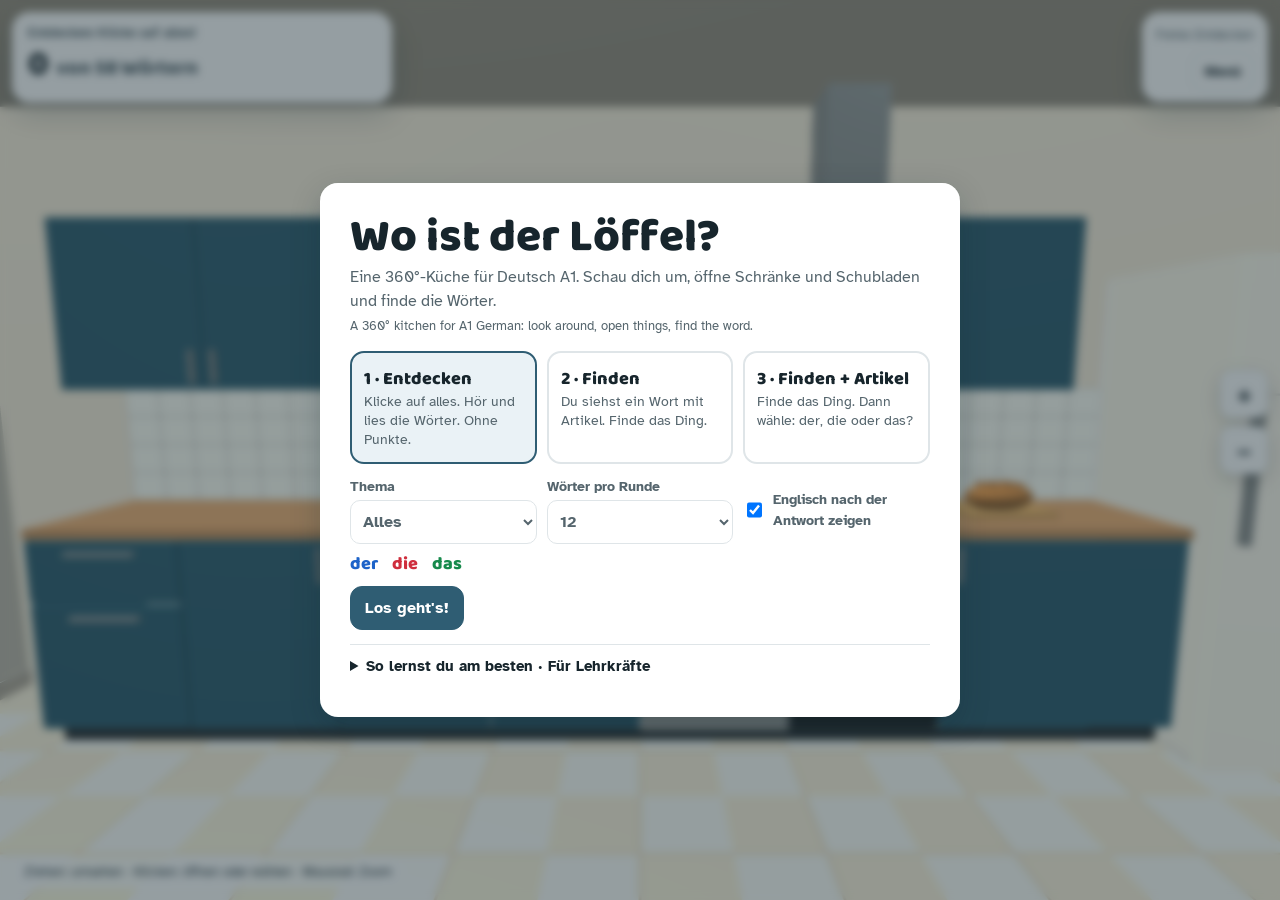
<file: sims/wo-ist-der-loeffel/index.html>
<!DOCTYPE html>
<html lang="de">
<head>
<meta charset="utf-8">
<meta name="viewport" content="width=device-width,initial-scale=1">
<title>Wo ist der Löffel?</title>
<link href="../../vendor/fonts/fonts.css" rel="stylesheet">
<style>
/* VOICE: friendly classroom game, calm and encouraging, never punishing
   IDEA: a real kitchen you stand in and search, like a hidden-object picture book
   PICTURE: the full-screen 360° kitchen itself; panels float over it
   COLOUR and TYPE: teal cabinets, warm wood; article colours der blue, die red, das green; Baloo 2 + Atkinson Hyperlegible
   LAYOUT: task card top-left, score top-right, feedback card bottom-centre, zoom at the right edge */
:root{color-scheme:light dark;--panel:light-dark(#ffffff,#1d2a31);--ink:light-dark(#17252c,#eef3f5);--muted:light-dark(#55656d,#a9b8bf);--line:light-dark(#dfe5e8,#33454e);--accent:#2f5d73;--der:#1d63c9;--die:#cf2e3d;--das:#178a4c;--ok:#178a4c;--warn:#b9541a}
:root[data-theme=light]{color-scheme:light}:root[data-theme=dark]{color-scheme:dark}
*{box-sizing:border-box;min-width:0}
html,body{height:100%;margin:0;overflow:hidden}
body{background:#cfd8dc;color:var(--ink);font:16px/1.5 "Atkinson Hyperlegible",system-ui,sans-serif}
#cv{position:fixed;inset:0;width:100%;height:100%;display:block;touch-action:none;cursor:grab}
#cv.drag{cursor:grabbing}
.panel{background:var(--panel);border-radius:18px;box-shadow:0 10px 30px rgba(10,30,40,.22),0 1px 0 rgba(255,255,255,.4) inset}
.hud{position:fixed;z-index:5}
#task{top:12px;left:12px;padding:12px 14px 12px 16px;width:min(380px,calc(100vw - 150px))}
#task .lbl{font-size:13px;color:var(--muted);font-weight:700}
#word{font:800 clamp(24px,4.2vw,34px)/1.1 "Baloo 2",system-ui,sans-serif;margin:2px 0 8px;overflow-wrap:anywhere}
.blank{display:inline-block;min-width:2.2em;border-bottom:3px dashed var(--muted);color:transparent}
.der{color:var(--der)}.die{color:var(--die)}.das{color:var(--das)}
.row{display:flex;gap:8px;flex-wrap:wrap;align-items:center}
button,select{font:inherit;color:inherit}
.btn{min-height:44px;padding:8px 14px;border-radius:12px;border:1.5px solid var(--line);background:var(--panel);font-weight:700;cursor:pointer;display:inline-flex;align-items:center;gap:6px}
.btn:hover{border-color:var(--accent)}
.btn:focus-visible,select:focus-visible,input:focus-visible{outline:3px solid #f2b705;outline-offset:2px}
.btn.primary{background:var(--accent);border-color:var(--accent);color:#fff}
.btn.sm{min-height:40px;padding:6px 12px;font-size:14px}
.btn svg{width:20px;height:20px;flex:none}
#hinttext{margin-top:8px;font-size:15px;color:var(--ink);background:light-dark(#fff6d6,#3a3418);border-radius:10px;padding:6px 10px;display:none}
#stats{top:12px;right:12px;padding:10px 14px;text-align:right;min-width:118px}
#score{font:800 26px/1 "Baloo 2",sans-serif}
#score small{font:700 12px "Atkinson Hyperlegible";color:var(--muted);display:block;margin-top:2px}
#prog{font-size:13px;color:var(--muted);margin:4px 0 6px}
#zoom{right:12px;top:50%;transform:translateY(-50%);display:flex;flex-direction:column;gap:8px}
#zoom .btn{width:48px;height:48px;justify-content:center;padding:0;font-size:24px;box-shadow:0 6px 18px rgba(0,0,0,.18)}
#help{left:12px;bottom:12px;font-size:13px;padding:6px 12px;border-radius:999px;background:rgba(255,255,255,.85);color:#23343c}
#card{left:50%;bottom:14px;transform:translateX(-50%);width:min(540px,calc(100vw - 24px));padding:16px 18px;display:none}
#card.show{display:block;animation:up .25s ease-out}
@keyframes up{from{transform:translate(-50%,14px);opacity:0}to{transform:translate(-50%,0);opacity:1}}
#card h3{margin:0 0 2px;font:800 15px "Atkinson Hyperlegible";color:var(--muted)}
#card .big{font:800 clamp(30px,6vw,42px)/1.1 "Baloo 2",sans-serif;margin:2px 0 6px}
#card .meta{color:var(--muted);font-size:15px}
#card .sent{font-size:17px;margin:6px 0 10px}
#card .en{font-size:14px;color:var(--muted);font-style:italic}
#card .tip{font-size:15px;background:light-dark(#eef5f8,#22343c);border-radius:10px;padding:8px 10px;margin:8px 0}
.good{color:var(--ok)}.bad{color:var(--warn)}
.artbtns{display:grid;grid-template-columns:repeat(3,minmax(0,1fr));gap:10px;margin:10px 0 4px}
.artbtns .btn{justify-content:center;font:800 24px "Baloo 2",sans-serif;min-height:56px;color:#fff;border:0}
.artbtns [data-act=art-der]{background:var(--der)}.artbtns [data-act=art-die]{background:var(--die)}.artbtns [data-act=art-das]{background:var(--das)}
#tag{position:fixed;z-index:4;pointer-events:none;transform:translate(-50%,-100%);background:#fff;color:#17252c;font:800 18px "Baloo 2",sans-serif;padding:3px 12px;border-radius:999px;box-shadow:0 6px 16px rgba(0,0,0,.25);white-space:nowrap;opacity:0;transition:opacity .2s}
#tag.show{opacity:1}
#tag::after{content:"";position:absolute;left:50%;bottom:-6px;margin-left:-6px;border:6px solid transparent;border-bottom:0;border-top-color:#fff}
#tag.wrong{outline:3px solid var(--warn)}#tag.right{outline:3px solid var(--ok)}
.overlay{position:fixed;inset:0;z-index:10;display:none;align-items:center;justify-content:center;padding:16px;background:rgba(20,40,50,.45);backdrop-filter:blur(4px)}
.overlay.show{display:flex}
.overlay .panel{width:min(640px,100%);max-height:calc(100vh - 32px);overflow:auto;padding:clamp(18px,4vw,30px)}
.overlay h1{font:800 clamp(32px,6vw,46px)/1.05 "Baloo 2",sans-serif;margin:0 0 4px;text-wrap:balance}
.overlay h2{font:800 22px/1.2 "Baloo 2",sans-serif;margin:18px 0 8px}
.sub{color:var(--muted);margin:0 0 14px}
.modes{display:grid;grid-template-columns:repeat(3,minmax(0,1fr));gap:10px}
.mode{position:relative;border:2px solid var(--line);border-radius:14px;padding:12px;cursor:pointer;display:block}
.mode input{position:absolute;opacity:0}
.mode b{display:block;font:800 18px "Baloo 2",sans-serif}
.mode span{font-size:14px;color:var(--muted);display:block;line-height:1.35}
.mode:has(input:checked){border-color:var(--accent);background:light-dark(#eaf2f6,#21343d)}
.mode:has(input:focus-visible){outline:3px solid #f2b705}
.opts{display:grid;grid-template-columns:repeat(3,minmax(0,1fr));gap:10px;margin-top:12px}
.opts label{font-size:14px;color:var(--muted);font-weight:700}
.opts select{width:100%;min-height:44px;border-radius:10px;border:1.5px solid var(--line);background:var(--panel);padding:6px 8px;font-size:16px;margin-top:3px}
.check{display:flex;align-items:center;gap:8px;min-height:44px;font-size:15px}
.check input{width:20px;height:20px}
.legend{display:flex;gap:14px;flex-wrap:wrap;font:800 18px "Baloo 2",sans-serif;margin:6px 0}
details{margin-top:14px;border-top:1px solid var(--line);padding-top:10px;font-size:15px}
summary{cursor:pointer;font-weight:700;min-height:32px}
details li{margin:4px 0}
.list{display:grid;gap:6px;margin:10px 0}
.list div{display:flex;justify-content:space-between;gap:10px;border-bottom:1px solid var(--line);padding:6px 0;font-size:17px}
.list b{font-family:"Baloo 2",sans-serif;font-size:19px}
.list span{font-size:14px;white-space:nowrap}
#err{position:fixed;inset:0;display:none;align-items:center;justify-content:center;text-align:center;padding:24px;z-index:20;background:#e9eef0;color:#17252c}
@media(max-width:600px){
 #task{width:calc(100vw - 24px);padding:10px 12px}
 #stats{top:auto;bottom:calc(12px);right:12px;padding:8px 10px;min-width:0}
 #stats #menu{display:none}
 #help{display:none}
 #card{bottom:8px}
 .modes,.opts{grid-template-columns:minmax(0,1fr)}
 #zoom{top:auto;bottom:90px;transform:none}
}
@media(prefers-reduced-motion:reduce){#card.show{animation:none}}
</style>
</head>
<body>
<canvas id="cv" aria-label="3D-Küche. Ziehen zum Umsehen, klicken zum Öffnen und Wählen."></canvas>

<div id="task" class="hud panel" aria-live="polite">
  <div class="lbl" id="tasklbl">Finde:</div>
  <div id="word"></div>
  <div class="row" id="taskbtns">
    <button class="btn sm" data-act="say-target" aria-label="Wort anhören"><svg viewBox="0 0 24 24" fill="none" stroke="currentColor" stroke-width="2" stroke-linecap="round"><path d="M4 9h4l5-4v14l-5-4H4z" fill="currentColor"/><path d="M16.5 8.5a5 5 0 0 1 0 7M19 6a8.5 8.5 0 0 1 0 12"/></svg>Hören</button>
    <button class="btn sm" data-act="hint" id="hintbtn">Tipp</button>
  </div>
  <div id="hinttext"></div>
</div>

<div id="stats" class="hud panel">
  <div id="score">0<small>Punkte</small></div>
  <div id="prog"></div>
  <button class="btn sm" data-act="menu" id="menu">Menü</button>
</div>

<div id="zoom" class="hud">
  <button class="btn panel" data-act="zin" aria-label="Hineinzoomen">+</button>
  <button class="btn panel" data-act="zout" aria-label="Herauszoomen">−</button>
  <button class="btn panel" data-act="center" id="mitte" aria-label="Zurück zur Mitte" style="font-size:13px;visibility:hidden">Mitte</button>
</div>
<div id="help" class="hud">Ziehen: umsehen · Klicken: öffnen oder wählen · Mausrad: Zoom</div>
<div id="card" class="hud panel" aria-live="polite"></div>
<div id="tag"></div>

<div id="start" class="overlay show">
  <div class="panel">
    <h1>Wo ist der Löffel?</h1>
    <p class="sub">Eine 360°-Küche für Deutsch A1. Schau dich um, öffne Schränke und Schubladen und finde die Wörter.<br><small>A 360° kitchen for A1 German: look around, open things, find the word.</small></p>
    <div class="modes" role="radiogroup" aria-label="Modus">
      <label class="mode"><input type="radio" name="mode" value="explore" checked><b>1 · Entdecken</b><span>Klicke auf alles. Hör und lies die Wörter. Ohne Punkte.</span></label>
      <label class="mode"><input type="radio" name="mode" value="find"><b>2 · Finden</b><span>Du siehst ein Wort mit Artikel. Finde das Ding.</span></label>
      <label class="mode"><input type="radio" name="mode" value="article"><b>3 · Finden + Artikel</b><span>Finde das Ding. Dann wähle: der, die oder das?</span></label>
    </div>
    <div class="opts">
      <label>Thema<select id="theme">
        <option value="all">Alles</option><option value="raum">Möbel &amp; Raum</option><option value="geraete">Geräte</option><option value="geschirr">Geschirr &amp; Besteck</option><option value="essen">Essen &amp; Trinken</option>
      </select></label>
      <label>Wörter pro Runde<select id="count"><option>8</option><option selected>12</option><option>20</option></select></label>
      <label class="check"><input type="checkbox" id="en" checked>Englisch nach der Antwort zeigen</label>
    </div>
    <div class="legend"><span class="der">der</span><span class="die">die</span><span class="das">das</span></div>
    <div class="row" style="margin-top:8px"><button class="btn primary" data-act="start">Los geht's!</button></div>
    <details>
      <summary>So lernst du am besten · Für Lehrkräfte</summary>
      <ul>
        <li><b>Erst entdecken, dann spielen.</b> Modus 1 führt die Wörter ein, bevor sie abgefragt werden.</li>
        <li><b>Keine Beschriftungen im Raum.</b> Die Lernenden verbinden das Wort mit dem Gegenstand, nicht Text mit Text.</li>
        <li><b>Falsch klicken ist Lernen.</b> Ein falscher Klick zeigt und spricht den Namen des Gegenstands (mit Artikel) und kostet nur wenig.</li>
        <li><b>Öffnen kostet nichts.</b> Schränke und Schubladen öffnen ist frei, damit niemand aus Angst nur rät.</li>
        <li><b>Artikel immer mit Nomen und Farbe:</b> der blau, die rot, das grün. In Modus 3 bleibt die Farbe versteckt, bis gewählt ist.</li>
        <li><b>Gestufte Tipps:</b> 1 Satz (Wo?), 2 Blick zur Stelle, 3 Gegenstand leuchtet. Jeder Tipp kostet Punkte, nie alle.</li>
        <li><b>Wiederholung:</b> Wörter mit Hilfe oder falschem Artikel kommen später in der Runde noch einmal.</li>
        <li><b>Ganze Sätze:</b> Nach jedem Fund ein Modellsatz („Der Löffel ist in der Schublade.“), mit Plural und Aussprache.</li>
        <li><b>Kein Zeitdruck</b>, keine Ranglisten: Die Lernenden bestimmen das Tempo mit „Weiter“.</li>
      </ul>
    </details>
  </div>
</div>

<div id="review" class="overlay"><div class="panel" id="reviewin"></div></div>
<div id="err"><p>Die 3D-Küche konnte nicht geladen werden. Bitte die Seite neu laden.<br><small>The 3D kitchen could not load. Please reload the page.</small></p></div>

<script src="../../vendor/three-r128.min.js"></script>
<script>
{
if(!window.THREE){document.getElementById('err').style.display='flex';throw new Error('three missing');}
const $=s=>document.querySelector(s);
const PI=Math.PI;

/* ---------- Vocabulary ---------- */
const V=[
['tisch','der','Tisch','die Tische','table','raum','am Fenster'],
['stuhl','der','Stuhl','die Stühle','chair','raum','am Tisch'],
['lampe','die','Lampe','die Lampen','lamp','raum','über dem Tisch'],
['uhr','die','Uhr','die Uhren','clock','raum','an der Wand'],
['kalender','der','Kalender','die Kalender','calendar','raum','an der Wand'],
['bild','das','Bild','die Bilder','picture','raum','an der Wand'],
['fenster','das','Fenster','die Fenster','window','raum','neben dem Tisch'],
['tuer','die','Tür','die Türen','door','raum','an der Wand'],
['teppich','der','Teppich','die Teppiche','rug','raum','unter dem Tisch'],
['pflanze','die','Pflanze','die Pflanzen','plant','raum','am Fenster'],
['vase','die','Vase','die Vasen','vase','raum','auf dem Tisch'],
['blume','die','Blume','die Blumen','flower','raum','in der Vase'],
['kerze','die','Kerze','die Kerzen','candle','raum','auf dem Tisch'],
['schrank','der','Schrank','die Schränke','cupboard','raum','an der Wand'],
['schublade','die','Schublade','die Schubladen','drawer','raum','unter der Arbeitsplatte'],
['kuehlschrank','der','Kühlschrank','die Kühlschränke','fridge','geraete','neben der Mikrowelle'],
['backofen','der','Backofen','die Backöfen','oven','geraete','unter dem Herd'],
['herd','der','Herd','die Herde','stove, hob','geraete','über dem Backofen'],
['mikrowelle','die','Mikrowelle','die Mikrowellen','microwave','geraete','neben dem Kühlschrank'],
['spuelmaschine','die','Spülmaschine','die Spülmaschinen','dishwasher','geraete','neben der Spüle'],
['spuele','die','Spüle','die Spülen','sink','geraete','neben der Spülmaschine'],
['wasserhahn','der','Wasserhahn','die Wasserhähne','tap','geraete','an der Spüle'],
['toaster','der','Toaster','die Toaster','toaster','geraete','neben der Mikrowelle'],
['wasserkocher','der','Wasserkocher','die Wasserkocher','kettle','geraete','neben dem Toaster'],
['kaffeemaschine','die','Kaffeemaschine','die Kaffeemaschinen','coffee machine','geraete','neben dem Wasserkocher'],
['muelleimer','der','Mülleimer','die Mülleimer','bin','geraete','unter der Spüle'],
['loeffel','der','Löffel','die Löffel','spoon','geschirr','in der Schublade'],
['gabel','die','Gabel','die Gabeln','fork','geschirr','in der Schublade'],
['messer','das','Messer','die Messer','knife','geschirr','in der Schublade'],
['kochloeffel','der','Kochlöffel','die Kochlöffel','wooden spoon','geschirr','in der Schublade'],
['schere','die','Schere','die Scheren','scissors','geschirr','in der Schublade'],
['serviette','die','Serviette','die Servietten','napkin','geschirr','in der Schublade'],
['teller','der','Teller','die Teller','plate','geschirr','im Schrank'],
['tasse','die','Tasse','die Tassen','cup','geschirr','auf dem Tisch'],
['glas','das','Glas','die Gläser','glass','geschirr','im Schrank'],
['schuessel','die','Schüssel','die Schüsseln','bowl','geschirr','im Schrank'],
['kanne','die','Kanne','die Kannen','teapot, jug','geschirr','im Schrank'],
['topf','der','Topf','die Töpfe','saucepan','geschirr','in der Schublade'],
['pfanne','die','Pfanne','die Pfannen','frying pan','geschirr','im Schrank'],
['flasche','die','Flasche','die Flaschen','bottle','geschirr','auf dem Tisch'],
['schneidebrett','das','Schneidebrett','die Schneidebretter','chopping board','geschirr','auf der Arbeitsplatte'],
['geschirrtuch','das','Geschirrtuch','die Geschirrtücher','tea towel','geschirr','am Backofen'],
['milch','die','Milch',null,'milk','essen','im Kühlschrank'],
['kaese','der','Käse',null,'cheese','essen','im Kühlschrank'],
['butter','die','Butter',null,'butter','essen','im Kühlschrank'],
['ei','das','Ei','die Eier','egg','essen','im Kühlschrank'],
['saft','der','Saft','die Säfte','juice','essen','im Kühlschrank'],
['joghurt','der','Joghurt','die Joghurts','yoghurt','essen','im Kühlschrank'],
['tomate','die','Tomate','die Tomaten','tomato','essen','im Kühlschrank'],
['wurst','die','Wurst','die Würste','sausage','essen','im Kühlschrank'],
['apfel','der','Apfel','die Äpfel','apple','essen','auf dem Tisch'],
['banane','die','Banane','die Bananen','banana','essen','auf dem Tisch'],
['orange','die','Orange','die Orangen','orange','essen','auf dem Tisch'],
['brot','das','Brot','die Brote','bread','essen','auf dem Schneidebrett'],
['kuchen','der','Kuchen','die Kuchen','cake','essen','im Backofen'],
['pizza','die','Pizza','die Pizzas','pizza','essen','in der Mikrowelle'],
['salz','das','Salz',null,'salt','essen','auf dem Tisch'],
['pfeffer','der','Pfeffer',null,'pepper','essen','auf dem Tisch']
].map(r=>({k:r[0],a:r[1],w:r[2],pl:r[3],en:r[4],cat:r[5],where:r[6]}));
const VK={};V.forEach(v=>VK[v.k]=v);
const COMP={kuehlschrank:'der Schrank',backofen:'der Ofen',wasserhahn:'der Hahn',wasserkocher:'der Kocher',kochloeffel:'der Löffel',muelleimer:'der Eimer',kaffeemaschine:'die Maschine',spuelmaschine:'die Maschine',schneidebrett:'das Brett',geschirrtuch:'das Tuch',mikrowelle:'die Welle'};
function tipFor(v){
  if(COMP[v.k])return `Das letzte Wort bestimmt den Artikel: ${COMP[v.k]} → ${v.a} ${v.w}.`;
  if(/e$/.test(v.w)&&v.a==='die')return 'Viele Nomen auf -e haben den Artikel die.';
  if(/e$/.test(v.w))return `Achtung, Ausnahme: ${v.a} ${v.w} endet auf -e, ist aber nicht die.`;
  return `Lerne jedes Nomen mit Artikel: ${v.a} ${v.w}.`;
}
const cap=s=>s[0].toUpperCase()+s.slice(1);
const artHTML=v=>`<span class="${v.a}">${v.a} ${v.w}</span>`;
const sentence=v=>`${cap(v.a)} ${v.w} ist ${v.where}.`;

/* ---------- Speech ---------- */
let deVoice=null;
function pickVoice(){try{const vs=speechSynthesis.getVoices();deVoice=vs.find(v=>/^de[-_]DE/i.test(v.lang))||vs.find(v=>/^de/i.test(v.lang))||null;}catch(e){}}
try{pickVoice();speechSynthesis.onvoiceschanged=pickVoice;}catch(e){}
function say(t){try{if(!window.speechSynthesis)return;speechSynthesis.cancel();const u=new SpeechSynthesisUtterance(t);u.lang='de-DE';if(deVoice)u.voice=deVoice;u.rate=.85;speechSynthesis.speak(u);}catch(e){}}

/* ---------- Three setup ---------- */
const cv=$('#cv');
const renderer=new THREE.WebGLRenderer({canvas:cv,antialias:true});
renderer.setPixelRatio(Math.min(devicePixelRatio||1,2));
const scene=new THREE.Scene();scene.background=new THREE.Color('#f4f1ea');
const camera=new THREE.PerspectiveCamera(66,1,.03,40);
camera.position.set(0,1.55,.25);camera.rotation.order='YXZ';
scene.add(new THREE.HemisphereLight(0xffffff,0xbfb29c,.62));
scene.add(new THREE.AmbientLight(0xffffff,.14));
const sun=new THREE.DirectionalLight(0xfff4e0,.55);sun.position.set(-4,4,2);scene.add(sun);
const fill=new THREE.DirectionalLight(0xffffff,.25);fill.position.set(2,3,3);scene.add(fill);
const lampLight=new THREE.PointLight(0xffd9a0,.45,4);lampLight.position.set(-1.5,1.95,1.2);scene.add(lampLight);

const STEELC='#b4bcc2',STEEL={metalness:.25,roughness:.35};
const FRONT='#2f5d73',IN='#ece7de',WOOD='#b98b5e';
function mat(c,o){return new THREE.MeshStandardMaterial(Object.assign({color:c,roughness:.65,metalness:0},o||{}));}
function add(p,geo,m,x,y,z){const me=new THREE.Mesh(geo,m);me.position.set(x,y,z);p.add(me);return me;}
function box(p,w,h,d,c,x,y,z,o){return add(p,new THREE.BoxGeometry(w,h,d),mat(c,o),x,y,z);}
function cyl(p,rt,rb,h,c,x,y,z,o,seg){return add(p,new THREE.CylinderGeometry(rt,rb,h,seg||24),mat(c,o),x,y,z);}
function sph(p,r,c,x,y,z,o){return add(p,new THREE.SphereGeometry(r,20,14),mat(c,o),x,y,z);}
function tor(p,r,t,c,x,y,z,arc,o){return add(p,new THREE.TorusGeometry(r,t,8,28,arc||PI*2),mat(c,o),x,y,z);}
function inner(m){m.userData.inner=true;return m;}
function grp(p,x,y,z,ry){const g=new THREE.Group();g.position.set(x,y,z);g.rotation.y=ry||0;p.add(g);return g;}
function tex(draw,w,h,rx,ry){const c=document.createElement('canvas');c.width=w;c.height=h;draw(c.getContext('2d'),w,h);const t=new THREE.CanvasTexture(c);t.wrapS=t.wrapT=THREE.RepeatWrapping;t.repeat.set(rx,ry);return t;}

/* ---------- Items & containers ---------- */
const itemsByKey={},primary={},itemCont={},containers=[];
let curC=null;
function item(key,parent,x,y,z,ry,b){const g=grp(parent,x,y,z,ry);g.userData.item=key;(b||B[key])(g);(itemsByKey[key]=itemsByKey[key]||[]).push(g);if(!primary[key]){primary[key]=g;itemCont[key]=curC;}return g;}
function cont(kind,root,parts){const c={kind,root,parts,t:0,target:0};containers.push(c);root.userData.container=c;parts.forEach(p=>p.obj.userData.container=c);return c;}
function applyC(c){c.parts.forEach(p=>{if(p.type==='slide')p.obj.position.z=c.t*p.max;else if(p.type==='hy')p.obj.rotation.y=c.t*p.max;else p.obj.rotation.x=c.t*p.max;});}

const B={
 loeffel:g=>{box(g,.012,.005,.12,STEELC,0,.004,.03,STEEL);sph(g,.022,STEELC,0,.008,-.05,STEEL).scale.set(1,.35,1.4);},
 gabel:g=>{box(g,.012,.005,.11,STEELC,0,.004,.035,STEEL);box(g,.03,.005,.02,STEELC,0,.004,-.03,STEEL);[-1.5,-.5,.5,1.5].forEach(i=>box(g,.005,.005,.04,STEELC,i*.0085,.004,-.06,STEEL));},
 messer:g=>{box(g,.018,.014,.08,'#222',0,.007,.05);box(g,.022,.004,.12,'#d5dade',0,.006,-.05,{metalness:.4,roughness:.25});},
 kochloeffel:g=>{box(g,.016,.014,.24,'#b07a45',0,.008,.06);sph(g,.035,'#b07a45',0,.012,-.1).scale.set(1,.4,1.3);},
 schere:g=>{const a=tor(g,.022,.006,'#d0453a',-.022,.006,.07);a.rotation.x=PI/2;const b=tor(g,.022,.006,'#d0453a',.022,.006,.07);b.rotation.x=PI/2;const l=box(g,.012,.005,.13,STEELC,-.006,.006,-.03,STEEL);l.rotation.y=.12;const r=box(g,.012,.005,.13,STEELC,.006,.008,-.03,STEEL);r.rotation.y=-.12;},
 serviette:g=>{for(let i=0;i<7;i++)box(g,.16,.004,.16,i%2?'#ffffff':'#f2c94c',0,.002+i*.0042,0);},
 teller:g=>{for(let i=0;i<4;i++)cyl(g,.11,.09,.014,'#f7f7f4',0,.008+i*.016,0);},
 tasse:g=>{cyl(g,.04,.035,.08,'#c94f3d',0,.04,0);tor(g,.022,.006,'#c94f3d',.045,.045,0);},
 glas:g=>{cyl(g,.035,.03,.11,'#cfe8f5',0,.055,0,{transparent:true,opacity:.5,roughness:.05});},
 schuessel:g=>{cyl(g,.09,.05,.07,'#e9a23b',0,.035,0);cyl(g,.082,.082,.003,'#c98420',0,.07,0);},
 kanne:g=>{sph(g,.075,'#5c8fc7',0,.07,0).scale.set(1,.85,1);const s=cyl(g,.01,.018,.1,'#5c8fc7',.085,.09,0);s.rotation.z=-.9;tor(g,.04,.009,'#5c8fc7',-.075,.08,0);sph(g,.022,'#3f6e9f',0,.135,0);},
 topf:g=>{cyl(g,.1,.1,.12,STEELC,0,.06,0,STEEL);box(g,.04,.015,.025,'#222',.12,.1,0);box(g,.04,.015,.025,'#222',-.12,.1,0);cyl(g,.103,.103,.01,STEELC,0,.125,0,STEEL);sph(g,.016,'#222',0,.138,0);},
 pfanne:g=>{cyl(g,.12,.1,.035,'#2b2b2b',0,.018,0);box(g,.2,.02,.026,'#151515',.21,.03,0);},
 muelleimer:g=>{cyl(g,.12,.11,.33,'#8a9399',0,.165,0,STEEL);cyl(g,.125,.125,.025,'#5d666d',0,.34,0);},
 kuchen:g=>{box(g,.34,.01,.26,'#555',0,.005,0);cyl(g,.1,.1,.07,'#a86a3d',0,.045,0);cyl(g,.101,.101,.014,'#f3e2c7',0,.086,0);[[.05,0],[-.05,.02],[0,-.05],[.01,.05]].forEach(p=>sph(g,.012,'#c0182b',p[0],.098,p[1]));},
 pizza:g=>{cyl(g,.14,.12,.012,'#ffffff',0,.006,0);cyl(g,.12,.12,.012,'#e3b56b',0,.018,0);cyl(g,.105,.105,.004,'#c8422c',0,.026,0);[[.05,.03],[-.04,.05],[-.03,-.05],[.05,-.04],[0,0]].forEach((p,i)=>sph(g,.014,i%2?'#3f8f3a':'#f5e9c8',p[0],.029,p[1]).scale.set(1,.4,1));},
 milch:g=>{box(g,.07,.18,.07,'#ffffff',0,.09,0);box(g,.072,.05,.072,'#3b7dd8',0,.1,0);box(g,.07,.025,.02,'#ffffff',0,.19,0);},
 saft:g=>{box(g,.07,.18,.07,'#ffe2b8',0,.09,0);box(g,.072,.06,.072,'#f28c28',0,.1,0);sph(g,.012,'#2e7d32',.025,.15,.036);box(g,.07,.025,.02,'#ffe2b8',0,.19,0);},
 kaese:g=>{const k=cyl(g,.08,.08,.06,'#f3c623',0,.03,0,null,3);k.rotation.y=.4;[[.01,.01],[-.02,-.01]].forEach(p=>sph(g,.01,'#d9a90f',p[0],.06,p[1]).scale.set(1,.3,1));},
 butter:g=>{box(g,.11,.04,.06,'#f7e08a',0,.02,0);box(g,.112,.014,.062,'#c9ccd1',0,.035,0,STEEL);},
 ei:g=>{box(g,.2,.025,.06,'#c9b48f',0,.0125,0);for(let i=0;i<4;i++)sph(g,.021,'#f1e3cc',-.075+i*.05,.05,0).scale.set(1,1.3,1);},
 joghurt:g=>{[-.04,.04].forEach(x=>{cyl(g,.03,.025,.06,'#ffffff',x,.03,0);cyl(g,.031,.031,.004,'#e86c9a',x,.062,0);});},
 tomate:g=>{[[-.04,0],[.04,0],[0,.06]].forEach(p=>{sph(g,.035,'#d63a2a',p[0],.035,p[1]);cyl(g,.006,.006,.012,'#2e7d32',p[0],.072,p[1]);});},
 wurst:g=>{const w=cyl(g,.025,.025,.18,'#a8443a',0,.026,0);w.rotation.z=PI/2;sph(g,.025,'#a8443a',.09,.026,0);sph(g,.025,'#a8443a',-.09,.026,0);},
 apfel:g=>{sph(g,.04,'#c8262a',0,.04,0);cyl(g,.004,.004,.02,'#5a3a1a',0,.085,0);},
 banane:g=>{[0,.03].forEach((z,i)=>{const t=tor(g,.09,.017,'#f2d33a',0,.02+i*.03,z,2.1);t.rotation.x=-PI/2;t.rotation.z=.5;});},
 orange:g=>{sph(g,.042,'#f08a1c',0,.042,0,{roughness:.9});},
 flasche:g=>{const o={transparent:true,opacity:.75,roughness:.1};cyl(g,.04,.04,.2,'#7fbf9a',0,.1,0,o);cyl(g,.015,.04,.05,'#7fbf9a',0,.225,0,o);cyl(g,.015,.015,.04,'#7fbf9a',0,.27,0,o);cyl(g,.017,.017,.02,'#2f6db5',0,.3,0);},
 kerze:g=>{cyl(g,.04,.045,.015,'#c9a64a',0,.0075,0,STEEL);cyl(g,.02,.02,.16,'#fbfaf5',0,.095,0);add(g,new THREE.ConeGeometry(.009,.03,12),mat('#ffb020',{emissive:'#ff9a00',emissiveIntensity:1}),0,.19,0);},
 vase:g=>{cyl(g,.04,.035,.16,'#3d6fb6',0,.08,0);cyl(g,.03,.04,.03,'#3d6fb6',0,.17,0);},
 blume:g=>{[[0,0,0],[-.03,.02,.25],[.03,-.01,-.25]].forEach(f=>{const st=cyl(g,.004,.004,.22,'#3c8d3c',f[0],.11,f[1]);st.rotation.z=f[2]*.5;const hx=f[0]+Math.sin(-f[2]*.5)*.11*0;for(let i=0;i<5;i++){const a=i/5*PI*2;sph(g,.016,'#e0434f',f[0]*2+Math.cos(a)*.018,.225,f[1]+Math.sin(a)*.018);}sph(g,.012,'#f5c518',f[0]*2,.23,f[1]);});},
 salz:g=>{cyl(g,.02,.022,.07,'#f4f4f4',0,.035,0);sph(g,.02,STEELC,0,.07,0,STEEL);},
 pfeffer:g=>{cyl(g,.02,.022,.07,'#2a2a2a',0,.035,0);sph(g,.02,STEELC,0,.07,0,STEEL);},
 schneidebrett:g=>{box(g,.38,.022,.25,'#c99a5b',0,.011,0);},
 brot:g=>{sph(g,.1,'#b5793c',0,.05,0).scale.set(1.5,.6,.8);[-.06,0,.06].forEach(x=>{const s=box(g,.01,.01,.1,'#8a5525',x,.105,0);s.rotation.y=.4;});},
 pflanze:g=>{cyl(g,.08,.06,.14,'#c0603a',0,.07,0);[[0,.2,0,1],[.05,.17,.03,.8],[-.05,.18,-.02,.8],[.02,.24,-.04,.7]].forEach(p=>sph(g,.06*p[3],'#3f8f4a',p[0],p[1],p[2]).scale.set(1,1.2,1));},
 geschirrtuch:g=>{box(g,.18,.26,.006,'#ffffff',0,-.13,0);[-.06,-.18].forEach(y=>box(g,.182,.02,.008,'#d0453a',0,y,0));}
};

/* ---------- Room ---------- */
const floorTex=tex((c,w,h)=>{c.fillStyle='#d9d3c7';c.fillRect(0,0,w,h);c.fillStyle='#c7bfb1';c.fillRect(0,0,w/2,h/2);c.fillRect(w/2,h/2,w/2,h/2);c.strokeStyle='#b5ad9f';c.lineWidth=2;c.strokeRect(0,0,w,h);},128,128,10,10);
const fl=add(scene,new THREE.PlaneGeometry(6,6),new THREE.MeshStandardMaterial({map:floorTex,roughness:.9}),0,0,0);fl.rotation.x=-PI/2;
const ce=add(scene,new THREE.PlaneGeometry(6,6),mat('#fbfaf7'),0,2.7,0);ce.rotation.x=PI/2;
[[0,-3,0],[0,3,PI],[-3,0,PI/2],[3,0,-PI/2]].forEach(w=>{const m=add(scene,new THREE.PlaneGeometry(6,2.7),mat('#f1ece2'),w[0],1.35,w[1]);m.rotation.y=w[2];});
const tileTex=tex((c,w,h)=>{c.fillStyle='#ffffff';c.fillRect(0,0,w,h);c.strokeStyle='#cfd6d9';c.lineWidth=4;c.strokeRect(0,0,w,h);},64,64,30,4);
add(scene,new THREE.BoxGeometry(4.55,.53,.01),new THREE.MeshStandardMaterial({map:tileTex,roughness:.4}),-.125,1.185,-2.995);
// skirting
box(scene,6,.08,.01,'#ddd5c8',0,.04,2.995);box(scene,.01,.08,6,'#ddd5c8',-2.995,.04,0);

/* window (west wall) */
curC=null;
const skyTex=tex((c,w,h)=>{const g=c.createLinearGradient(0,0,0,h);g.addColorStop(0,'#7fb8e6');g.addColorStop(.6,'#cfe7f7');c.fillStyle=g;c.fillRect(0,0,w,h);c.fillStyle='#86b86a';c.beginPath();c.ellipse(w*.3,h*1.02,w*.5,h*.3,0,0,PI*2);c.fill();c.fillStyle='#6aa45a';c.beginPath();c.ellipse(w*.85,h*1.05,w*.45,h*.28,0,0,PI*2);c.fill();c.fillStyle='#4f8a46';c.beginPath();c.arc(w*.72,h*.62,w*.09,0,PI*2);c.fill();c.fillStyle='#7a5333';c.fillRect(w*.71,h*.68,w*.02,h*.15);c.fillStyle='#fff';c.beginPath();c.ellipse(w*.25,h*.2,w*.1,h*.04,0,0,PI*2);c.fill();},256,256,1,1);
item('fenster',scene,-2.99,1.0,1.0,0,g=>{const gl=add(g,new THREE.BoxGeometry(.01,1.1,1.2),new THREE.MeshBasicMaterial({map:skyTex}),0,.55,0);gl.rotation.y=0;
  const F='#ffffff';box(g,.06,.06,1.3,F,.02,0,0);box(g,.06,.06,1.3,F,.02,1.1,0);box(g,.06,1.16,.06,F,.02,.55,.62);box(g,.06,1.16,.06,F,.02,.55,-.62);box(g,.05,1.1,.04,F,.02,.55,0);box(g,.05,.04,1.2,F,.02,.6,0);
  box(g,.22,.04,1.34,'#e8e2d6',.1,-.02,0);});
item('pflanze',scene,-2.88,1.0,.65,0);

/* door, clock, calendar, picture */
item('tuer',scene,1.7,0,2.975,PI,g=>{box(g,.9,2.05,.04,'#8a6a4a',0,1.025,0);box(g,.7,.8,.01,'#7a5c3f',0,1.5,.022);box(g,.7,.8,.01,'#7a5c3f',0,.55,.022);box(g,.12,.022,.04,STEELC,.32,1.05,.05,STEEL);box(g,1.02,.06,.03,'#efe9dc',0,2.08,0);box(g,.06,2.1,.03,'#efe9dc',-.48,1.05,0);box(g,.06,2.1,.03,'#efe9dc',.48,1.05,0);});
item('uhr',scene,-.3,2.0,2.98,PI,g=>{const f=cyl(g,.17,.17,.025,'#ffffff',0,0,.012);f.rotation.x=PI/2;tor(g,.17,.016,'#2b2b2b',0,0,.02);for(let i=0;i<12;i++){const a=i/12*PI*2;box(g,.012,i%3?.02:.035,.004,'#2b2b2b',Math.sin(a)*.14,Math.cos(a)*.14,.028).rotation.z=-a;}const h=box(g,.014,.09,.004,'#2b2b2b',0,0,.032);h.geometry.translate(0,.04,0);h.rotation.z=-1.1;const m=box(g,.009,.13,.004,'#2b2b2b',0,0,.034);m.geometry.translate(0,.06,0);m.rotation.z=2.2;sph(g,.012,'#c8423b',0,0,.036);});
item('kalender',scene,-1.1,1.45,2.985,PI,g=>{box(g,.34,.46,.01,'#ffffff',0,0,0);box(g,.34,.08,.012,'#c8423b',0,.19,.001);for(let r=0;r<5;r++)for(let c=0;c<6;c++)box(g,.035,.035,.004,(r*6+c)%7===6?'#f2b8b3':'#dfe3e6',-.125+c*.05,.1-r*.055,.007);});
item('bild',scene,2.985,1.55,1.9,-PI/2,g=>{box(g,.7,.52,.02,'#2b2b2b',0,0,0);box(g,.62,.44,.022,'#9fd0e8',0,0,.002);box(g,.62,.14,.024,'#5aa05a',0,-.15,.003);sph(g,.05,'#f5c518',.18,.1,.014).scale.set(1,1,.2);box(g,.12,.1,.026,'#c8423b',-.12,-.06,.004);});
item('teppich',scene,-1.5,0,1.2,0,g=>{box(g,2.0,.008,1.5,'#a8443a',0,.004,0);box(g,1.8,.01,1.3,'#c96a4a',0,.006,0);});

/* table & chairs */
item('tisch',scene,-1.5,0,1.2,0,g=>{box(g,1.3,.04,.85,'#a8774a',0,.73,0);[[-.58,-.36],[.58,-.36],[-.58,.36],[.58,.36]].forEach(p=>box(g,.06,.71,.06,'#8a5f38',p[0],.355,p[1]));});
const chair=g=>{const C='#3a6b7e';box(g,.44,.04,.44,C,0,.45,0);[[-.19,-.19],[.19,-.19],[-.19,.19],[.19,.19]].forEach(p=>box(g,.035,.45,.035,C,p[0],.225,p[1]));box(g,.44,.4,.035,C,0,.68,-.205);box(g,.035,.27,.035,C,-.19,.6,-.205);box(g,.035,.27,.035,C,.19,.6,-.205);};
[[-1.5,.55,0],[-1.5,1.85,PI],[-2.35,1.2,PI/2],[-.65,1.2,-PI/2]].forEach(c=>item('stuhl',scene,c[0],0,c[1],c[2],chair));
item('lampe',scene,-1.5,2.7,1.2,0,g=>{cyl(g,.005,.005,.45,'#333',0,-.225,0);const s=add(g,new THREE.ConeGeometry(.2,.18,28,1,true),mat('#d8a03a',{side:THREE.DoubleSide}),0,-.54,0);sph(g,.05,'#fff6d8',0,-.6,0,{emissive:'#ffe7a8',emissiveIntensity:1});});
const T=.75;
const plate=cyl(scene,.17,.15,.025,'#8a5a3a',-1.5,T+.0125,1.2);
item('apfel',scene,-1.57,T+.025,1.14);item('apfel',scene,-1.44,T+.025,1.27);
item('orange',scene,-1.58,T+.025,1.28);item('orange',scene,-1.41,T+.025,1.12);
item('banane',scene,-1.5,T+.06,1.2,.6);
item('flasche',scene,-1.95,T,1.0);item('tasse',scene,-1.1,T,1.42);item('kerze',scene,-1.5,T,.9);
item('vase',scene,-1.92,T,1.45);item('blume',scene,-1.92,T+.12,1.45);
item('salz',scene,-1.15,T,1.0);item('pfeffer',scene,-1.07,T,1.0);

/* ---------- Cabinet builders ---------- */
function carcass(m,w,h,d,y0,side){box(m,.02,h,d,side||FRONT,.01,y0+h/2,-d/2);box(m,.02,h,d,side||FRONT,w-.01,y0+h/2,-d/2);box(m,w,.02,d,IN,w/2,y0+.01,-d/2);box(m,w,.02,d,IN,w/2,y0+h-.01,-d/2);inner(box(m,w,h,.02,IN,w/2,y0+h/2,-d+.01));}
function door(m,x0,w,y0,h,side,hy){const p=grp(m,side==='L'?x0:x0+w,y0,0);const s=side==='L'?1:-1;box(p,w-.008,h-.008,.02,FRONT,s*w/2,h/2,.01);box(p,.016,.14,.022,STEELC,s*(w-.045),hy,.03,STEEL);return{obj:p,type:'hy',max:side==='L'?-1.85:1.85};}
function drawer(m,w,d,y,h){const g=grp(m,0,y,0);box(g,w-.012,h-.012,.02,FRONT,w/2,h/2,.01);box(g,w*.45,.016,.022,STEELC,w/2,h-.055,.03,STEEL);inner(box(g,w-.06,.012,d-.04,IN,w/2,.02,-d/2));inner(box(g,.012,h*.55,d-.04,IN,.036,h*.3,-d/2));inner(box(g,.012,h*.55,d-.04,IN,w-.036,h*.3,-d/2));inner(box(g,w-.06,h*.55,.012,IN,w/2,h*.3,-d+.03));return cont('schublade',g,[{obj:g,type:'slide',max:.4}]);}
function lowerCab(par,x0,w,doors,shelf){const m=grp(par,x0,0,0);carcass(m,w,.78,.6,.1);box(m,w,.1,.5,'#2a2f33',w/2,.05,-.33);const parts=doors==='LR'?[door(m,0,w/2,.1,.78,'L',.68),door(m,w/2,w/2,.1,.78,'R',.68)]:[door(m,0,w,.1,.78,doors,.68)];if(shelf)inner(box(m,w-.04,.02,.56,IN,w/2,.48,-.3));curC=cont('schrank',m,parts);return m;}
function upperCab(par,x0,w,doors){const m=grp(par,x0,1.45,-2.65);carcass(m,w,.7,.35,0);const parts=doors==='LR'?[door(m,0,w/2,0,.7,'L',.1),door(m,w/2,w/2,0,.7,'R',.1)]:[door(m,0,w,0,.7,doors,.1)];curC=cont('schrank',m,parts);return m;}
function drawerStack(par,x0,w,hs,fill){const m=grp(par,x0,0,0);carcass(m,w,.78,.6,.1);box(m,w,.1,.5,'#2a2f33',w/2,.05,-.33);let y=.1;hs.forEach((h,i)=>{curC=drawer(m,w,.54,y,h);fill[i]&&fill[i](curC.root,w);y+=h;});return m;}

/* ---------- North wall: lower run ---------- */
const N=grp(scene,0,0,-2.4);
drawerStack(N,-2.4,.6,[.52,.26],[
  (d,w)=>{item('topf',d,w/2,.026,-.27);},
  (d,w)=>{for(let i=0;i<3;i++){item('loeffel',d,.13+i*.022,.026,-.25);item('gabel',d,.27+i*.022,.026,-.25);item('messer',d,.42+i*.026,.026,-.25);}}
]);
{const m=lowerCab(N,-1.8,.6,'L',true);item('flasche',m,.2,.49,-.3);item('flasche',m,.38,.49,-.32);}
{const m=lowerCab(N,-1.2,1.2,'LR',false);item('muelleimer',m,.75,.11,-.3);}
/* dishwasher */
{const m=grp(N,0,0,0);carcass(m,.6,.78,.6,.1,'#d5d8db');box(m,.6,.1,.5,'#2a2f33',.3,.05,-.33);const p=grp(m,0,.1,0);box(p,.59,.77,.025,'#cfd4d8',.3,.385,.0125,STEEL);box(p,.4,.02,.03,'#7d868c',.3,.69,.04);box(p,.59,.05,.026,'#3a3f44',.3,.745,.013);
 inner(box(m,.5,.01,.5,'#b9c0c6',.3,.32,-.3));curC=cont('spuelmaschine',m,[{obj:p,type:'rx',max:1.45}]);
 item('teller',m,.3,.44,-.3,0,g=>{for(let i=0;i<4;i++){const d=cyl(g,.11,.11,.012,'#f7f7f4',-.09+i*.06,0,0);d.rotation.z=PI/2;}});}
/* oven */
{const m=grp(N,.6,0,0);curC=null;box(m,.02,.78,.6,'#2b2e31',.01,.49,-.3);box(m,.02,.78,.6,'#2b2e31',.59,.49,-.3);box(m,.6,.1,.5,'#2a2f33',.3,.05,-.33);
 box(m,.58,.12,.02,'#1d1f21',.3,.81,.01);[.1,.2,.4,.5].forEach(x=>{const k=cyl(m,.018,.018,.02,STEELC,x,.81,.025,STEEL);k.rotation.x=PI/2;});
 inner(box(m,.56,.02,.58,'#2a2a2a',.3,.11,-.3));inner(box(m,.56,.02,.58,'#2a2a2a',.3,.74,-.3));inner(box(m,.56,.62,.02,'#262626',.3,.43,-.59));inner(box(m,.5,.008,.5,'#9aa3a8',.3,.3,-.3));
 const p=grp(m,0,.12,0);box(p,.58,.62,.025,'#1f2224',.3,.31,.0125);box(p,.42,.3,.006,'#46525c',.3,.32,.027);box(p,.44,.02,.03,STEELC,.3,.55,.045,STEEL);
 const c=cont('backofen',m,[{obj:p,type:'rx',max:1.45}]);curC=c;item('kuchen',m,.3,.305,-.3);
 curC=null;item('geschirrtuch',p,.42,.54,.065);}
{const m=lowerCab(N,1.2,.6,'R',true);item('pfanne',m,.22,.49,-.3,.3);}
box(scene,.35,.78,.6,FRONT,1.975,.49,-2.7);box(scene,.35,.1,.5,'#2a2f33',1.975,.05,-2.73);
/* worktop + sink, tap, hob, bread */
curC=null;
box(scene,4.55,.04,.62,WOOD,-.125,.9,-2.69);
item('spuele',scene,-.6,.92,-2.68,0,g=>{box(g,.9,.012,.5,STEELC,0,.006,0,STEEL);box(g,.8,.006,.4,'#5d666d',0,.014,0,STEEL);cyl(g,.025,.025,.004,'#333',0,.018,0);});
item('wasserhahn',scene,-.6,.92,-2.96,0,g=>{cyl(g,.03,.03,.04,STEELC,0,.02,0,STEEL);cyl(g,.015,.015,.24,STEELC,0,.15,0,STEEL);const a=tor(g,.08,.014,STEELC,0,.27,.08,PI,STEEL);a.rotation.y=PI/2;cyl(g,.014,.012,.05,STEELC,0,.245,.16,STEEL);});
item('herd',scene,.9,.92,-2.7,0,g=>{box(g,.58,.012,.52,'#111316',0,.006,0,{roughness:.2});[[-.13,-.12],[.13,-.12],[-.13,.12],[.13,.12]].forEach((p,i)=>{const r=tor(g,i<2?.07:.055,.006,'#6b2b25',p[0],.014,p[1]);r.rotation.x=PI/2;});});
item('schneidebrett',scene,1.55,.92,-2.7,.1);item('brot',scene,1.55,.942,-2.7,.1);
/* hood */
box(scene,.6,.12,.45,STEELC,.9,1.7,-2.775,STEEL);box(scene,.26,.9,.26,STEELC,.9,2.25,-2.87,STEEL);

/* ---------- North wall: upper cabinets ---------- */
{const m=upperCab(scene,-2.4,1.2,'LR');item('teller',m,.3,.02,-.17);item('teller',m,.62,.02,-.17);item('schuessel',m,.95,.02,-.17);}
{const m=upperCab(scene,-1.2,1.2,'LR');[.15,.32,.49,.71,.88,1.05].forEach((x,i)=>item('glas',m,x,.02,-.17-(i%2)*.06));}
{const m=upperCab(scene,0,.6,'L');[.13,.3,.47].forEach(x=>item('tasse',m,x,.02,-.17,-.6));}
{const m=upperCab(scene,1.2,.6,'R');item('kanne',m,.2,.02,-.17);item('schuessel',m,.44,.02,-.17);}

/* ---------- Fridge ---------- */
{const m=grp(scene,2.15,0,-2.3);const W=.8,H=1.95,D=.7;
 box(m,.02,H,D,'#f4f4f2',.01,H/2,-D/2);box(m,.02,H,D,'#f4f4f2',W-.01,H/2,-D/2);box(m,W,.02,D,'#f4f4f2',W/2,H-.01,-D/2);box(m,W,.04,D,'#e8eaea',W/2,.02,-D/2);inner(box(m,W,H,.02,'#ffffff',W/2,H/2,-D+.01,{emissive:'#e8f4ff',emissiveIntensity:.35}));
 [.45,.85,1.25].forEach(y=>inner(box(m,W-.04,.012,D-.06,'#d7ecf5',W/2,y,-D/2-.02,{transparent:true,opacity:.6})));
 inner(box(m,W-.04,.012,D-.06,'#d7ecf5',W/2,1.6,-D/2-.02,{transparent:true,opacity:.6}));
 const p=grp(m,W,0,0);box(p,W-.006,H-.01,.06,'#f7f7f5',-W/2,H/2,.03);box(p,.03,.5,.03,STEELC,-(W-.06),1.15,.075,STEEL);box(p,W-.01,.008,.062,'#dcdcdc',-W/2,1.45,.03);
 curC=cont('kuehlschrank',m,[{obj:p,type:'hy',max:1.75}]);
 item('tomate',m,.22,.04,-.32);item('wurst',m,.56,.04,-.3,.3);
 item('kaese',m,.17,.456,-.3);item('butter',m,.4,.456,-.3);item('joghurt',m,.62,.456,-.3);
 item('milch',m,.22,.856,-.3);item('saft',m,.5,.856,-.3);
 item('ei',m,.4,1.256,-.3);}

/* ---------- East wall run (faces the room) ---------- */
const E=grp(scene,2.4,0,-1.3,-PI/2);
{const m=lowerCab(E,0,.6,'L',true);item('schuessel',m,.3,.49,-.3);}
drawerStack(E,.6,.6,[.26,.26,.26],[
  (d,w)=>{for(let i=0;i<3;i++)item('serviette',d,w/2,.026,-.27,0);},
  (d,w)=>{item('kochloeffel',d,.2,.026,-.25);item('kochloeffel',d,.32,.026,-.25);},
  (d,w)=>{item('schere',d,.2,.026,-.25);item('schere',d,.4,.026,-.27,.3);}
]);
{const m=lowerCab(E,1.2,1.2,'LR',true);item('topf',m,.3,.49,-.3);item('pfanne',m,.82,.49,-.3,.4);}
curC=null;
box(E,2.4,.04,.62,WOOD,1.2,.9,-.31);
/* microwave */
{const m=grp(E,.06,.92,-.06);const W=.48,H=.28,D=.34,C='#3a3f44';
 box(m,.02,H,D,C,.01,H/2,-D/2);box(m,.02,H,D,C,W-.01,H/2,-D/2);box(m,W,.02,D,C,W/2,H-.01,-D/2);box(m,W,.02,D,C,W/2,.01,-D/2);inner(box(m,W,H,.02,'#d9dcdf',W/2,H/2,-D+.01));
 box(m,.12,H,.02,'#2a2e32',W-.06,H/2,.01);[.2,.12].forEach(y=>{const k=cyl(m,.018,.018,.02,STEELC,W-.06,y,.03,STEEL);k.rotation.x=PI/2;});
 const p=grp(m,0,0,0);box(p,.355,H-.01,.02,'#2c3136',.18,H/2,.01);box(p,.26,.17,.006,'#5f6b73',.16,H/2,.022);box(p,.016,.18,.02,STEELC,.33,H/2,.03,STEEL);
 curC=cont('mikrowelle',m,[{obj:p,type:'hy',max:-1.8}]);item('pizza',m,.18,.02,-.17);}
curC=null;
item('toaster',E,.9,.92,-.3,0,g=>{box(g,.28,.17,.16,STEELC,0,.085,0,STEEL);box(g,.2,.008,.03,'#222',0,.172,-.03);box(g,.2,.008,.03,'#222',0,.172,.03);box(g,.02,.04,.03,'#222',.15,.12,0);});
item('wasserkocher',E,1.5,.92,-.3,0,g=>{cyl(g,.09,.09,.02,'#222',0,.01,0);cyl(g,.065,.085,.22,'#e9e9e9',0,.13,0);cyl(g,.05,.065,.02,'#cfcfcf',0,.25,0);box(g,.03,.18,.05,'#222',-.09,.14,0);const s=add(g,new THREE.ConeGeometry(.02,.05,12),mat('#e9e9e9'),.075,.22,0);s.rotation.z=-PI/2;});
item('kaffeemaschine',E,2.05,.92,-.32,0,g=>{box(g,.22,.03,.24,'#222',0,.015,0);box(g,.22,.34,.08,'#2b2b2b',0,.17,-.08);box(g,.22,.07,.24,'#2b2b2b',0,.37,0);cyl(g,.065,.06,.14,'#3a2416',0,.1,.03,{transparent:true,opacity:.85,roughness:.1});box(g,.02,.08,.02,'#222',.075,.12,.03);});

/* ---------- finish setup ---------- */
scene.updateMatrixWorld(true);
const present=new Set([...Object.keys(itemsByKey),...containers.map(c=>c.kind)]);
const VOC=V.filter(v=>present.has(v.k));
containers.forEach(c=>{if(!primary[c.kind])primary[c.kind]=c.root;});

/* ---------- Camera control ---------- */
let yaw=0,pitch=-.12,tYaw=null,tPitch=null,fov=66,tFov=66;
const CENTER=new THREE.Vector3(0,1.55,.25),camT=CENTER.clone();
function goTo(c){const ctr=new THREE.Box3().setFromObject(c.root).getCenter(new THREE.Vector3());const n=new THREE.Vector3(0,0,1).applyQuaternion(c.root.getWorldQuaternion(new THREE.Quaternion()));n.y=0;n.normalize();const p=ctr.addScaledVector(n,c.kind==='schublade'?1.3:1.35);p.y=c.kind==='schublade'?1.55:1.5;p.x=Math.max(-2.6,Math.min(2.6,p.x));p.z=Math.max(-2.6,Math.min(2.6,p.z));camT.copy(p);}
function aimAt(obj){const c=new THREE.Box3().setFromObject(obj).getCenter(new THREE.Vector3());const d=c.sub(camT);let y=Math.atan2(-d.x,-d.z);while(y-yaw>PI)y-=PI*2;while(y-yaw<-PI)y+=PI*2;tYaw=y;tPitch=Math.atan2(d.y,Math.hypot(d.x,d.z))-.12;}
const pts=new Map();let downPos=null,moved=false,pinch0=0;
cv.addEventListener('pointerdown',e=>{cv.setPointerCapture(e.pointerId);pts.set(e.pointerId,{x:e.clientX,y:e.clientY});if(pts.size===1){downPos={x:e.clientX,y:e.clientY};moved=false;}else{moved=true;const a=[...pts.values()];pinch0=Math.hypot(a[0].x-a[1].x,a[0].y-a[1].y);}});
cv.addEventListener('pointermove',e=>{const p=pts.get(e.pointerId);if(!p)return;if(pts.size===2){p.x=e.clientX;p.y=e.clientY;const a=[...pts.values()];const d=Math.hypot(a[0].x-a[1].x,a[0].y-a[1].y);if(pinch0){tFov=Math.max(28,Math.min(80,tFov*pinch0/d));pinch0=d;}return;}
  const dx=e.clientX-p.x,dy=e.clientY-p.y;p.x=e.clientX;p.y=e.clientY;if(Math.hypot(e.clientX-downPos.x,e.clientY-downPos.y)>6){moved=true;cv.classList.add('drag');}
  if(moved){const k=.0048*(fov/66);yaw+=dx*k;pitch=Math.max(-1.35,Math.min(1.2,pitch+dy*k));tYaw=tPitch=null;}});
function up(e){const had=pts.has(e.pointerId);pts.delete(e.pointerId);cv.classList.remove('drag');if(had&&pts.size===0&&!moved)click(e.clientX,e.clientY);if(pts.size<2)pinch0=0;}
cv.addEventListener('pointerup',up);cv.addEventListener('pointercancel',e=>{pts.delete(e.pointerId);});
cv.addEventListener('wheel',e=>{e.preventDefault();tFov=Math.max(28,Math.min(80,tFov+e.deltaY*.03));},{passive:false});
addEventListener('keydown',e=>{if(e.target.closest&&e.target.closest('select,input'))return;const k=e.key;if(k==='ArrowLeft'){yaw+=.12;tYaw=null;}else if(k==='ArrowRight'){yaw-=.12;tYaw=null;}else if(k==='ArrowUp'){pitch=Math.min(1.2,pitch+.1);tPitch=null;}else if(k==='ArrowDown'){pitch=Math.max(-1.35,pitch-.1);tPitch=null;}else if(k==='+'){tFov=Math.max(28,tFov-8);}else if(k==='-'){tFov=Math.min(80,tFov+8);}else if(k==='Enter'){const n=$('#card [data-act=next]');if(n){n.click();e.preventDefault();}}});

/* ---------- Picking ---------- */
const ray=new THREE.Raycaster(),mv=new THREE.Vector2();
function pick(x,y){mv.set(x/innerWidth*2-1,-(y/innerHeight)*2+1);ray.setFromCamera(mv,camera);const hits=ray.intersectObjects(scene.children,true);
  for(const h of hits){if(h.object.userData.inner)continue;let o=h.object;while(o){if(o.userData.item)return{item:o};if(o.userData.container)return{cont:o.userData.container};o=o.parent;}return null;}return null;}

/* ---------- Glow ---------- */
let glowing=[];
function meshesOf(root,skipItems){const out=[];(function walk(o){if(o!==root&&skipItems&&o.userData.item)return;if(o.isMesh&&o.material.emissive)out.push(o);o.children.forEach(walk);})(root);return out;}
function setGlow(root,color,skip){meshesOf(root,skip).forEach(m=>{if(m.userData.e0===undefined){m.userData.e0=m.material.emissive.getHex();m.userData.ei0=m.material.emissiveIntensity;}glowing.push({m,color});});}
function clearGlow(){glowing.forEach(g=>{g.m.material.emissive.setHex(g.m.userData.e0);g.m.material.emissiveIntensity=g.m.userData.ei0;});glowing=[];}

/* ---------- Tag ---------- */
const tagEl=$('#tag');let tag={obj:null,until:0};
function showTag(obj,html,cls){tagEl.innerHTML=html;tagEl.className='show '+(cls||'');tag={obj,until:performance.now()+2800};}

/* ---------- Game state ---------- */
const S={mode:'explore',queue:[],cur:null,score:0,done:0,res:{},en:true,discovered:new Set()};
try{JSON.parse(localStorage.getItem('kueche-entdeckt')||'[]').forEach(k=>S.discovered.add(k));}catch(e){}
function saveDisc(){try{localStorage.setItem('kueche-entdeckt',JSON.stringify([...S.discovered]));}catch(e){}}
const card=$('#card');
function showCard(h){card.innerHTML=h;card.classList.add('show');}
function hideCard(){card.classList.remove('show');card.innerHTML='';}
const sayBtn=t=>`<button class="btn sm" data-act="say" data-t="${t}" aria-label="Anhören"><svg viewBox="0 0 24 24" fill="none" stroke="currentColor" stroke-width="2" stroke-linecap="round"><path d="M4 9h4l5-4v14l-5-4H4z" fill="currentColor"/><path d="M16.5 8.5a5 5 0 0 1 0 7M19 6a8.5 8.5 0 0 1 0 12"/></svg>Hören</button>`;
function infoBlock(v){return `<div class="big">${artHTML(v)}</div><div class="meta">Plural: ${v.pl||'– (kein Plural)'}</div><div class="sent">${sentence(v)}</div>${S.en?`<div class="en">${v.en}</div>`:''}`;}

function updateHUD(){
  $('#score').innerHTML=`${S.score}<small>Punkte</small>`;
  const tb=$('#taskbtns');
  if(S.mode==='explore'){$('#tasklbl').textContent='Entdecken: Klicke auf alles!';$('#word').innerHTML=`${S.discovered.size} <span style="font-size:.6em;color:var(--muted)">von ${VOC.length} Wörtern</span>`;$('#hintbtn').style.display='none';$('[data-act=say-target]').style.display='none';$('#prog').textContent='Freies Entdecken';$('#score').style.display='none';$('#hinttext').style.display='none';return;}
  $('#score').style.display='';$('#hintbtn').style.display='';$('[data-act=say-target]').style.display='';
  const c=S.cur;if(!c)return;const v=VK[c.k];
  $('#tasklbl').textContent=c.repeat?'Noch einmal: Finde':'Finde:';
  $('#word').innerHTML=S.mode==='article'&&c.phase!=='done'?`<span class="blank">___</span> ${v.w}`:artHTML(v);
  const total=S.done+S.queue.length+1;$('#prog').textContent=`Wort ${S.done+1} von ${total}`;
  $('#hintbtn').textContent=c.hints>=3?'Kein Tipp mehr':`Tipp ${c.hints+1}/3 (−3)`;$('#hintbtn').disabled=c.hints>=3||c.phase!=='search';
}
function shuffle(a){for(let i=a.length-1;i>0;i--){const j=Math.random()*(i+1)|0;[a[i],a[j]]=[a[j],a[i]];}return a;}
function startGame(mode,keys){
  S.mode=mode;S.score=0;S.done=0;S.res={};clearGlow();hideCard();
  containers.forEach(c=>c.target=0);camT.copy(CENTER);
  $('#start').classList.remove('show');$('#review').classList.remove('show');
  if(mode==='explore'){S.cur=null;updateHUD();showCard(`<h3>Entdecken</h3><div class="sent">Ziehe, um dich umzusehen. Klicke auf Dinge, Schränke und Schubladen. Hör zu und sprich nach.</div><div class="en">Drag to look around. Click anything to hear its name.</div>`);return;}
  S.queue=keys.map(k=>({k}));next();
}
function next(){
  clearGlow();hideCard();$('#hinttext').style.display='none';
  const n=S.queue.shift();
  if(!n){review();return;}
  S.cur={k:n.k,repeat:!!n.repeat,wrong:0,hints:0,phase:'search',art:null};
  updateHUD();
  const v=VK[n.k];say(S.mode==='article'?v.w:`${v.a} ${v.w}`);
}
function hint(){
  const c=S.cur;if(!c||c.phase!=='search'||c.hints>=3)return;c.hints++;
  const v=VK[c.k],obj=primary[c.k],box=itemCont[c.k];
  const ht=$('#hinttext');
  if(c.hints===1){const s=S.mode==='article'?`___ ${v.w} ist ${v.where}.`:sentence(v);ht.innerHTML='Tipp: '+s;ht.style.display='block';say(S.mode==='article'?`${v.w} ist ${v.where}`:sentence(v));}
  if(c.hints===2){if(box&&box.root!==obj){aimAt(box.root);setGlow(box.root,0x2a8cff,true);}else aimAt(obj);ht.innerHTML+=' <br>Schau mal dort!';}
  if(c.hints===3){const wasOpen=!box||box.root===obj||box.t>.95;if(box&&box.root!==obj){box.target=1;goTo(box);}wasOpen?aimAt(obj):setTimeout(()=>aimAt(obj),550);clearGlow();setGlow(obj,0xffc400);tFov=Math.min(tFov,48);ht.innerHTML+=' <br>Klick auf das Ding, das leuchtet.';}
  updateHUD();
}
function wrong(obj,k){
  const c=S.cur;c.wrong++;const v=VK[k],t=VK[c.k];
  showTag(obj,`<span class="${v.a}">${v.a}</span> ${v.w}`,'wrong');say(`${v.a} ${v.w}`);
  showCard(`<h3 class="bad">Das ist nicht gesucht.</h3><div class="sent">Das ist ${artHTML(v)}.</div><div class="meta">Du suchst: ${S.mode==='article'?`___ ${t.w}`:artHTML(t)}</div>`);
}
function found(obj){
  const c=S.cur,v=VK[c.k];c.phase=S.mode==='article'?'article':'done';
  c.pts=Math.max(1,10-2*c.wrong-3*c.hints);S.score+=c.pts;clearGlow();
  if(S.mode==='article'){showTag(obj,`<span class="blank" style="min-width:1.6em">___</span> ${v.w}`,'right');say(v.w);
    showCard(`<h3 class="good">Gefunden! +${c.pts}</h3><div class="sent">Welcher Artikel?</div><div class="big" style="font-size:30px"><span class="blank">___</span> ${v.w}</div><div class="artbtns"><button class="btn" data-act="art-der">der</button><button class="btn" data-act="art-die">die</button><button class="btn" data-act="art-das">das</button></div>`);
  }else{showTag(obj,`<span class="${v.a}">${v.a}</span> ${v.w}`,'right');say(`${v.a} ${v.w}. ${sentence(v)}`);finishWord();}
  updateHUD();
}
function chooseArt(a){
  const c=S.cur;if(!c||c.phase!=='article')return;const v=VK[c.k];c.art=a===v.a;c.phase='done';
  if(c.art){S.score+=5;}
  say(`${v.a} ${v.w}`);showTag(primary[c.k],`<span class="${v.a}">${v.a}</span> ${v.w}`,c.art?'right':'wrong');
  finishWord(a);updateHUD();
}
function finishWord(chosen){
  const c=S.cur,v=VK[c.k];
  const helped=c.wrong>=2||c.hints>=2||c.art===false;
  if(!S.res[c.k])S.res[c.k]={k:c.k,helped,art:c.art,first:c.wrong===0&&c.hints===0};
  if(helped&&!c.repeat){const pos=Math.min(S.queue.length,3+(Math.random()*2|0));S.queue.splice(pos,0,{k:c.k,repeat:true});}
  let head='';
  if(S.mode==='article'){head=c.art?`<h3 class="good">Richtig! +5 · Artikel</h3>`:`<h3 class="bad">Nicht ganz. Du hast „${chosen}“ gewählt.</h3>`;}
  else head=`<h3 class="good">Richtig! +${c.pts}</h3>`;
  const tip=S.mode==='article'?`<div class="tip">${tipFor(v)}</div>`:'';
  const again=helped&&!c.repeat?`<div class="meta">Dieses Wort kommt gleich noch einmal.</div>`:'';
  showCard(`${head}${infoBlock(v)}${tip}<div class="meta">Sprich laut nach: <b>${v.a} ${v.w}</b></div>${again}<div class="row" style="margin-top:10px">${sayBtn(`${v.a} ${v.w}`)}<button class="btn primary" data-act="next">Weiter</button></div>`);
  S.done++;
}
function review(){
  S.cur=null;clearGlow();hideCard();
  const rows=Object.values(S.res);const hard=rows.filter(r=>r.helped).map(r=>r.k);
  try{const k='kueche-best-'+S.mode,b=+localStorage.getItem(k)||0;if(S.score>b)localStorage.setItem(k,S.score);}catch(e){}
  $('#reviewin').innerHTML=`<h1>Super gemacht!</h1><p class="sub">${S.score} Punkte · ${rows.filter(r=>r.first).length} von ${rows.length} Wörtern sofort gefunden</p>
  <div class="list">${rows.map(r=>{const v=VK[r.k];const st=r.art===false?'<span class="bad">Artikel üben</span>':r.helped?'<span class="bad">mit Hilfe</span>':r.first?'<span class="good">sofort</span>':'<span class="good">gefunden</span>';return `<div><b class="${v.a}">${v.a} ${v.w}</b>${st}</div>`;}).join('')}</div>
  <div class="row">${hard.length?`<button class="btn primary" data-act="repeat" data-keys="${hard.join(',')}">Schwierige Wörter üben (${hard.length})</button>`:''}<button class="btn ${hard.length?'':'primary'}" data-act="again">Neue Runde</button><button class="btn" data-act="menu">Menü</button></div>`;
  $('#review').classList.add('show');updateHUD();
}
function click(x,y){
  const r=pick(x,y);if(!r)return;
  if(r.cont){const c=r.cont,v=VK[c.kind];
    if(S.cur&&S.cur.phase==='search'&&c.kind===S.cur.k){found(c.root);return;}
    const opening=c.target<.5;c.target=opening?1:0;if(opening){goTo(c);setTimeout(()=>aimAt(c.root),350);tFov=Math.min(tFov,60);}
    if(S.mode==='explore'){exploreShow(c.root,c.kind);}
    else if(!(S.mode==='article'&&S.cur&&S.cur.phase==='search'&&false))showTag(c.root,`<span class="${v.a}">${v.a}</span> ${v.w}`);
    return;}
  const k=r.item.userData.item;
  if(S.mode==='explore'){exploreShow(r.item,k);return;}
  if(!S.cur||S.cur.phase!=='search')return;
  if(k===S.cur.k)found(r.item);else wrong(r.item,k);
}
function exploreShow(obj,k){const v=VK[k];S.discovered.add(k);saveDisc();showTag(obj,`<span class="${v.a}">${v.a}</span> ${v.w}`);say(`${v.a} ${v.w}`);
  showCard(`<h3>Neues Wort</h3>${infoBlock(v)}<div class="row" style="margin-top:8px">${sayBtn(`${v.a} ${v.w}`)}${sayBtn(sentence(v)).replace('Hören','Satz hören')}</div>`);updateHUD();}
function openMenu(){$('#review').classList.remove('show');$('#start').classList.add('show');speechSynthesis&&speechSynthesis.cancel&&speechSynthesis.cancel();}
function keysFromMenu(){const th=$('#theme').value,n=+$('#count').value;const pool=VOC.filter(v=>th==='all'||v.cat===th).map(v=>v.k);return shuffle(pool).slice(0,Math.min(n,pool.length));}

document.addEventListener('click',e=>{const b=e.target.closest('[data-act]');if(!b)return;const a=b.dataset.act;
  if(a==='start'){S.en=$('#en').checked;startGame(document.querySelector('input[name=mode]:checked').value,keysFromMenu());}
  else if(a==='next')next();
  else if(a==='hint')hint();
  else if(a==='say')say(b.dataset.t);
  else if(a==='say-target'&&S.cur){const v=VK[S.cur.k];say(S.mode==='article'&&S.cur.phase!=='done'?v.w:`${v.a} ${v.w}`);}
  else if(a.startsWith('art-'))chooseArt(a.slice(4));
  else if(a==='menu')openMenu();
  else if(a==='again')startGame(S.mode,keysFromMenu());
  else if(a==='repeat')startGame(S.mode,shuffle(b.dataset.keys.split(',')));
  else if(a==='center'){camT.copy(CENTER);tFov=66;}
  else if(a==='zin')tFov=Math.max(28,tFov-8);
  else if(a==='zout')tFov=Math.min(80,tFov+8);
});

/* ---------- Loop ---------- */
function resize(){renderer.setSize(innerWidth,innerHeight,false);camera.aspect=innerWidth/innerHeight;camera.updateProjectionMatrix();}
addEventListener('resize',resize);resize();
const clock=new THREE.Clock();const tv=new THREE.Vector3(),bb=new THREE.Box3();
function loop(){
  const dt=Math.min(clock.getDelta(),.05),t=clock.elapsedTime;
  containers.forEach(c=>{if(Math.abs(c.target-c.t)>.001){c.t+=(c.target-c.t)*Math.min(1,dt*7);applyC(c);}});
  if(tYaw!==null){yaw+=(tYaw-yaw)*Math.min(1,dt*4);if(Math.abs(tYaw-yaw)<.002)tYaw=null;}
  if(tPitch!==null){pitch+=(tPitch-pitch)*Math.min(1,dt*4);if(Math.abs(tPitch-pitch)<.002)tPitch=null;}
  fov+=(tFov-fov)*Math.min(1,dt*6);camera.fov=fov;camera.updateProjectionMatrix();
  camera.position.lerp(camT,Math.min(1,dt*3));$('#mitte').style.visibility=camT.distanceTo(CENTER)>.1?'visible':'hidden';camera.rotation.y=yaw;camera.rotation.x=pitch;
  const s=.45+.45*Math.sin(t*6);glowing.forEach(g=>{g.m.material.emissive.setHex(g.color);g.m.material.emissiveIntensity=s;});
  if(tag.obj){bb.setFromObject(tag.obj);bb.getCenter(tv);tv.y=bb.max.y+.03;tv.project(camera);
    if(tv.z>1||performance.now()>tag.until){tagEl.classList.remove('show');if(performance.now()>tag.until)tag.obj=null;}
    else{tagEl.style.left=((tv.x+1)/2*innerWidth)+'px';tagEl.style.top=((1-tv.y)/2*innerHeight-8)+'px';}}
  renderer.render(scene,camera);requestAnimationFrame(loop);
}
updateHUD();loop();
}
</script>
</body>
</html>
</file>
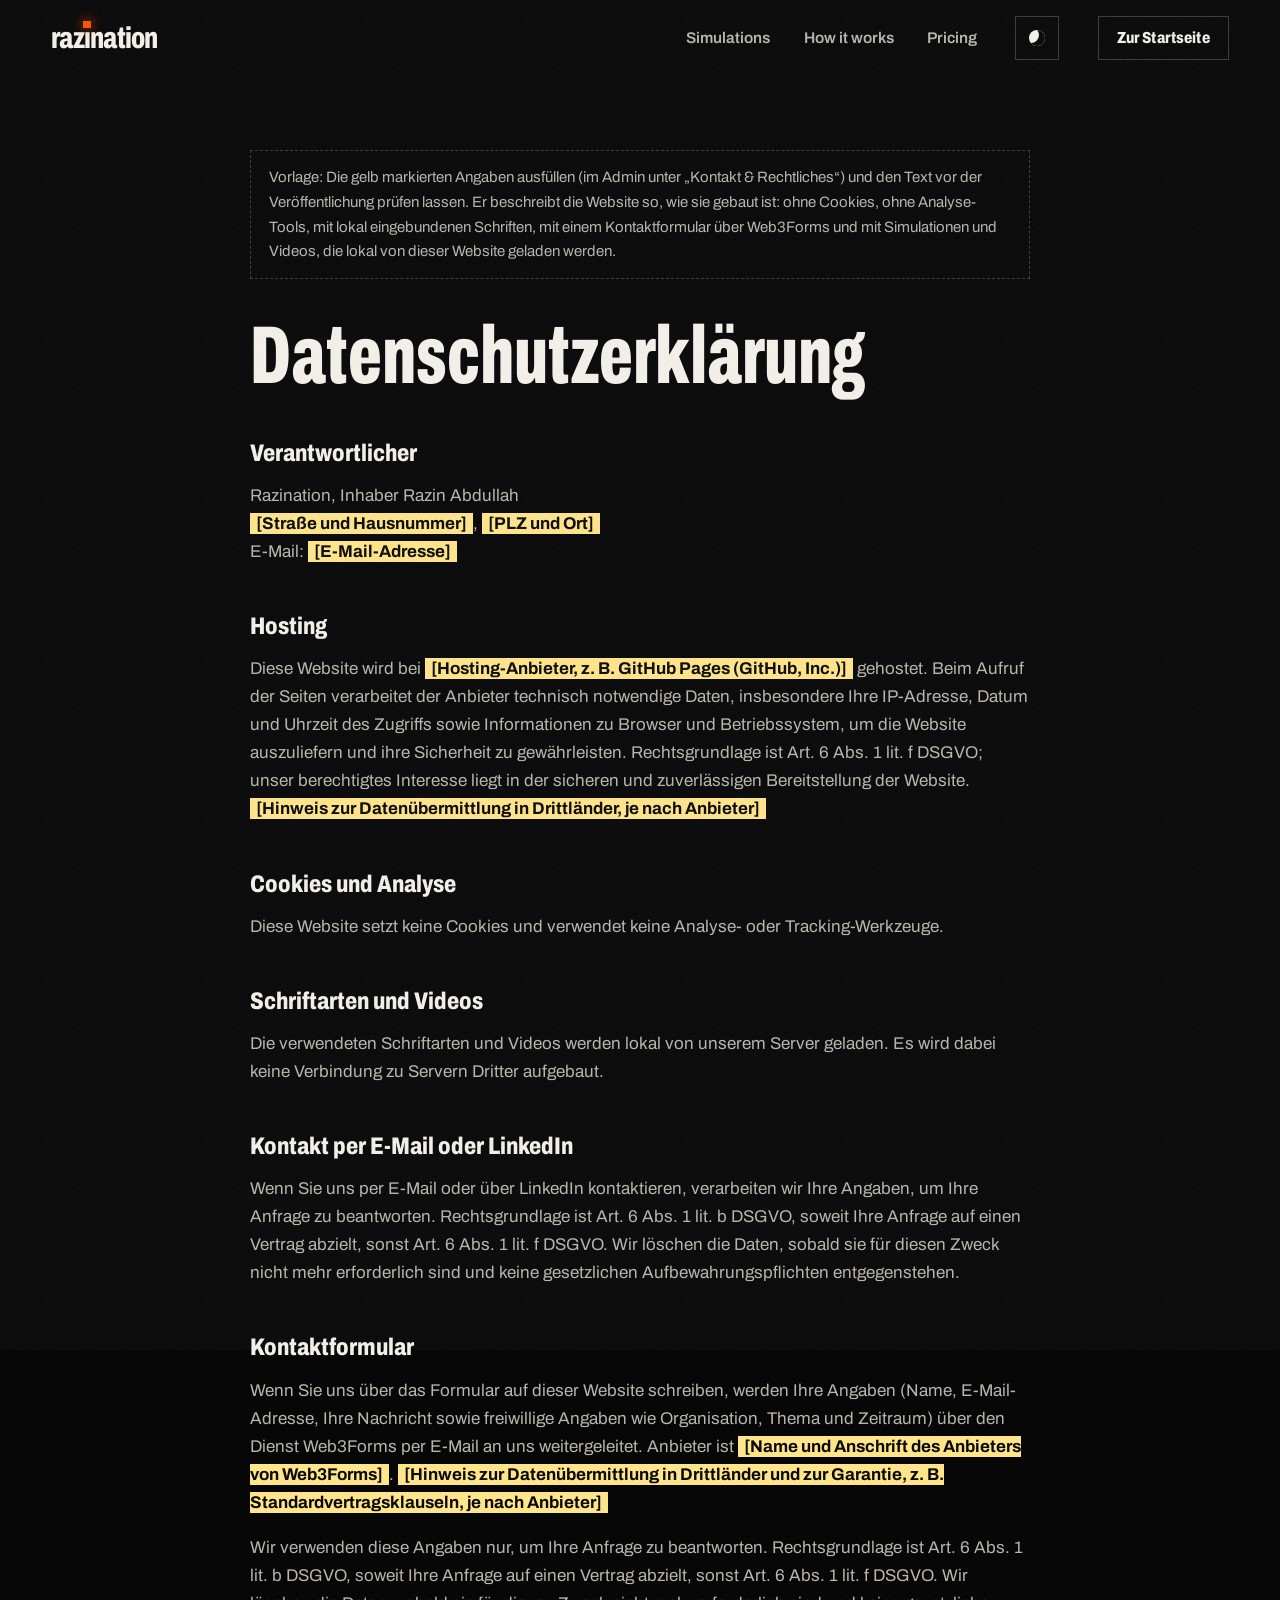
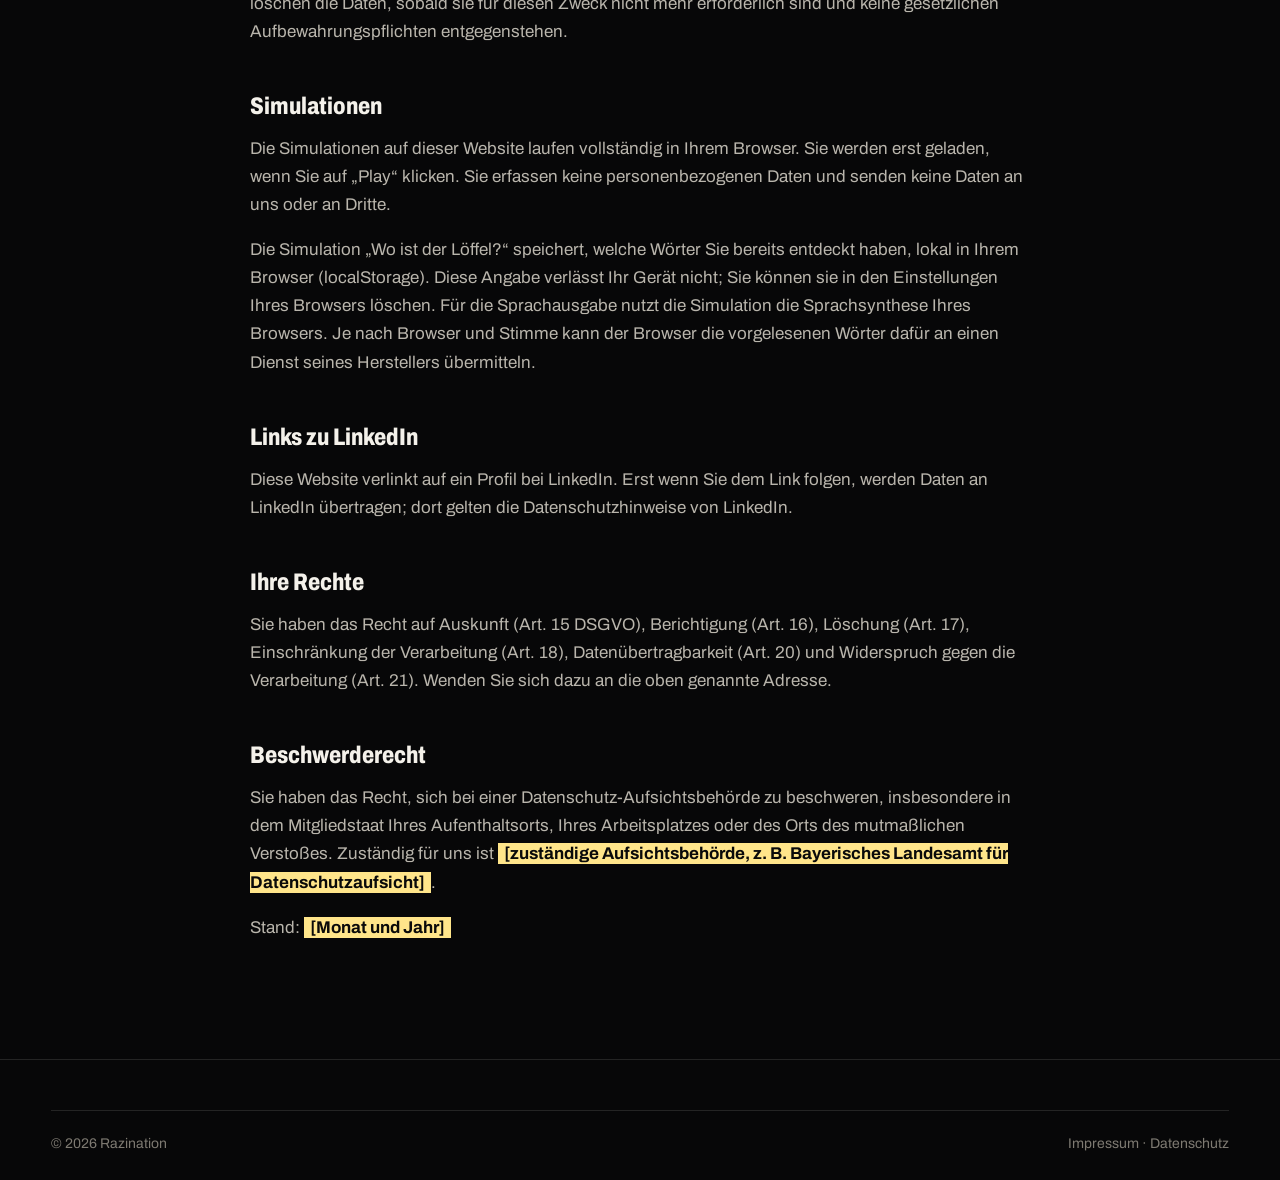
<file: datenschutz.html>
<!DOCTYPE html>
<html lang="de">
<head>
<meta charset="UTF-8">
<meta name="viewport" content="width=device-width, initial-scale=1">
<title>Datenschutz · Razination</title>
<meta name="robots" content="noindex">
<meta name="theme-color" content="#070708">
<link rel="icon" href="data:image/svg+xml,%3Csvg xmlns='http://www.w3.org/2000/svg' viewBox='0 0 32 32'%3E%3Crect width='32' height='32' fill='%23070708'/%3E%3Crect x='12' y='13' width='8' height='14' fill='%23F4F1EA'/%3E%3Crect x='11' y='4' width='10' height='6' fill='%23FF4F00'/%3E%3C/svg%3E">
<link rel="stylesheet" href="css/site.css">
<script>try{var t=localStorage.getItem("raz-theme");if(t)document.documentElement.setAttribute("data-theme",t)}catch(e){}</script>

</head>
<body>
<a class="skip" href="#main">Zum Inhalt</a>
<header class="top">
  <a class="logo" href="./" aria-label="Razination, Startseite"><!--@logo-->raz<span class="i">ı</span>nation<!--/@logo--></a>
  <nav class="nav" aria-label="Hauptnavigation" lang="en"><a href="simulations.html">Simulations</a><a href="./#how">How it works</a><a href="./#pricing">Pricing</a></nav>
  <button class="theme" type="button" data-theme-toggle aria-label="Switch to light theme"><span class="theme__sun" aria-hidden="true"></span></button>
  <a class="btn btn--sm btn--line" href="./">Zur Startseite</a>
</header>
<main id="main" class="legal"><div class="wrap"><!--@legal-->
    <p class="notice">Vorlage: Die gelb markierten Angaben ausfüllen (im Admin unter „Kontakt &amp; Rechtliches“) und den Text vor der Veröffentlichung prüfen lassen. Er beschreibt die Website so, wie sie gebaut ist: ohne Cookies, ohne Analyse-Tools, mit lokal eingebundenen Schriften, mit einem Kontaktformular über Web3Forms und mit Simulationen und Videos, die lokal von dieser Website geladen werden.</p>
<h1>Datenschutzerklärung</h1>
<h2>Verantwortlicher</h2>
<address>Razination, Inhaber Razin Abdullah<br><span class="todo">[Straße und Hausnummer]</span>, <span class="todo">[PLZ und Ort]</span><br>E-Mail: <span class="todo">[E-Mail-Adresse]</span></address>
<h2>Hosting</h2>
<p>Diese Website wird bei <span class="todo">[Hosting-Anbieter, z. B. GitHub Pages (GitHub, Inc.)]</span> gehostet. Beim Aufruf der Seiten verarbeitet der Anbieter technisch notwendige Daten, insbesondere Ihre IP-Adresse, Datum und Uhrzeit des Zugriffs sowie Informationen zu Browser und Betriebssystem, um die Website auszuliefern und ihre Sicherheit zu gewährleisten. Rechtsgrundlage ist Art. 6 Abs. 1 lit. f DSGVO; unser berechtigtes Interesse liegt in der sicheren und zuverlässigen Bereitstellung der Website. <span class="todo">[Hinweis zur Datenübermittlung in Drittländer, je nach Anbieter]</span></p>
<h2>Cookies und Analyse</h2>
<p>Diese Website setzt keine Cookies und verwendet keine Analyse- oder Tracking-Werkzeuge.</p>
<h2>Schriftarten und Videos</h2>
<p>Die verwendeten Schriftarten und Videos werden lokal von unserem Server geladen. Es wird dabei keine Verbindung zu Servern Dritter aufgebaut.</p>
<h2>Kontakt per E-Mail oder LinkedIn</h2>
<p>Wenn Sie uns per E-Mail oder über LinkedIn kontaktieren, verarbeiten wir Ihre Angaben, um Ihre Anfrage zu beantworten. Rechtsgrundlage ist Art. 6 Abs. 1 lit. b DSGVO, soweit Ihre Anfrage auf einen Vertrag abzielt, sonst Art. 6 Abs. 1 lit. f DSGVO. Wir löschen die Daten, sobald sie für diesen Zweck nicht mehr erforderlich sind und keine gesetzlichen Aufbewahrungspflichten entgegenstehen.</p>
<h2>Kontaktformular</h2>
<p>Wenn Sie uns über das Formular auf dieser Website schreiben, werden Ihre Angaben (Name, E-Mail-Adresse, Ihre Nachricht sowie freiwillige Angaben wie Organisation, Thema und Zeitraum) über den Dienst Web3Forms per E-Mail an uns weitergeleitet. Anbieter ist <span class="todo">[Name und Anschrift des Anbieters von Web3Forms]</span>. <span class="todo">[Hinweis zur Datenübermittlung in Drittländer und zur Garantie, z. B. Standardvertragsklauseln, je nach Anbieter]</span></p>
<p>Wir verwenden diese Angaben nur, um Ihre Anfrage zu beantworten. Rechtsgrundlage ist Art. 6 Abs. 1 lit. b DSGVO, soweit Ihre Anfrage auf einen Vertrag abzielt, sonst Art. 6 Abs. 1 lit. f DSGVO. Wir löschen die Daten, sobald sie für diesen Zweck nicht mehr erforderlich sind und keine gesetzlichen Aufbewahrungspflichten entgegenstehen.</p>
<h2>Simulationen</h2>
<p>Die Simulationen auf dieser Website laufen vollständig in Ihrem Browser. Sie werden erst geladen, wenn Sie auf „Play“ klicken. Sie erfassen keine personenbezogenen Daten und senden keine Daten an uns oder an Dritte.</p>
<p>Die Simulation „Wo ist der Löffel?“ speichert, welche Wörter Sie bereits entdeckt haben, lokal in Ihrem Browser (localStorage). Diese Angabe verlässt Ihr Gerät nicht; Sie können sie in den Einstellungen Ihres Browsers löschen. Für die Sprachausgabe nutzt die Simulation die Sprachsynthese Ihres Browsers. Je nach Browser und Stimme kann der Browser die vorgelesenen Wörter dafür an einen Dienst seines Herstellers übermitteln.</p>
<h2>Links zu LinkedIn</h2>
<p>Diese Website verlinkt auf ein Profil bei LinkedIn. Erst wenn Sie dem Link folgen, werden Daten an LinkedIn übertragen; dort gelten die Datenschutzhinweise von LinkedIn.</p>
<h2>Ihre Rechte</h2>
<p>Sie haben das Recht auf Auskunft (Art. 15 DSGVO), Berichtigung (Art. 16), Löschung (Art. 17), Einschränkung der Verarbeitung (Art. 18), Datenübertragbarkeit (Art. 20) und Widerspruch gegen die Verarbeitung (Art. 21). Wenden Sie sich dazu an die oben genannte Adresse.</p>
<h2>Beschwerderecht</h2>
<p>Sie haben das Recht, sich bei einer Datenschutz-Aufsichtsbehörde zu beschweren, insbesondere in dem Mitgliedstaat Ihres Aufenthaltsorts, Ihres Arbeitsplatzes oder des Orts des mutmaßlichen Verstoßes. Zuständig für uns ist <span class="todo">[zuständige Aufsichtsbehörde, z. B. Bayerisches Landesamt für Datenschutzaufsicht]</span>.</p>
<p>Stand: <span class="todo">[Monat und Jahr]</span></p>
  <!--/@legal--></div></main>
<footer class="foot foot--small"><div class="wrap"><div class="foot__base"><span>© 2026 Razination</span><span><a href="impressum.html">Impressum</a> · <a href="datenschutz.html">Datenschutz</a></span></div></div></footer>
<script src="js/theme.js"></script>
</body>
</html>
</file>
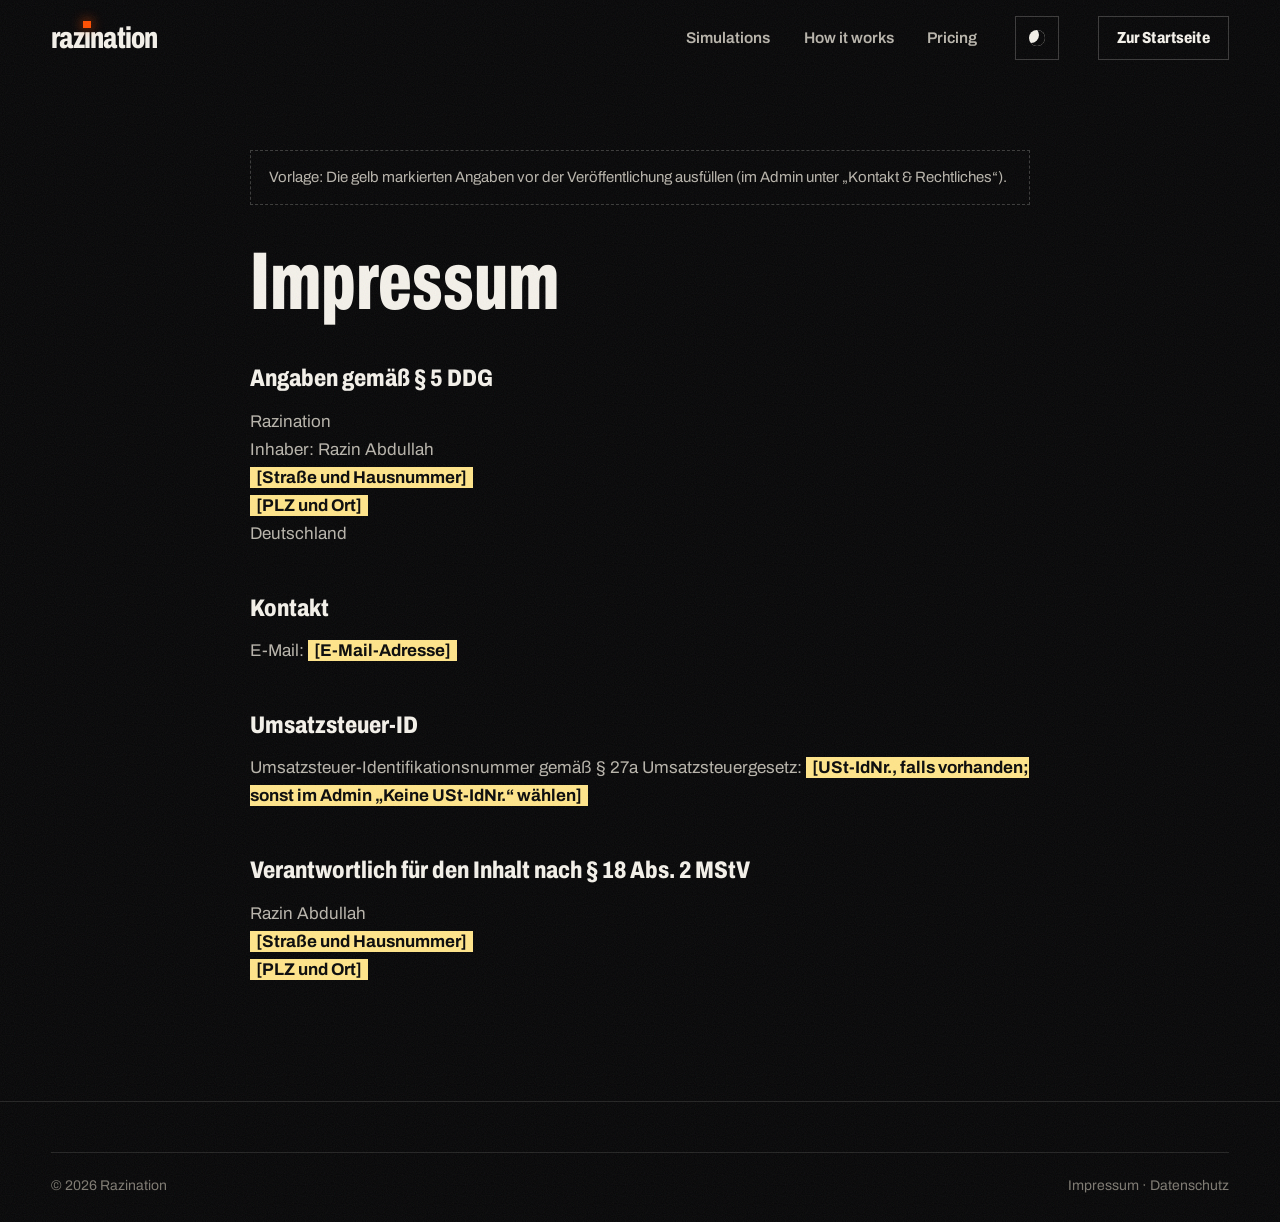
<file: impressum.html>
<!DOCTYPE html>
<html lang="de">
<head>
<meta charset="UTF-8">
<meta name="viewport" content="width=device-width, initial-scale=1">
<title>Impressum · Razination</title>
<meta name="robots" content="noindex">
<meta name="theme-color" content="#070708">
<link rel="icon" href="data:image/svg+xml,%3Csvg xmlns='http://www.w3.org/2000/svg' viewBox='0 0 32 32'%3E%3Crect width='32' height='32' fill='%23070708'/%3E%3Crect x='12' y='13' width='8' height='14' fill='%23F4F1EA'/%3E%3Crect x='11' y='4' width='10' height='6' fill='%23FF4F00'/%3E%3C/svg%3E">
<link rel="stylesheet" href="css/site.css">
<script>try{var t=localStorage.getItem("raz-theme");if(t)document.documentElement.setAttribute("data-theme",t)}catch(e){}</script>

</head>
<body>
<a class="skip" href="#main">Zum Inhalt</a>
<header class="top">
  <a class="logo" href="./" aria-label="Razination, Startseite"><!--@logo-->raz<span class="i">ı</span>nation<!--/@logo--></a>
  <nav class="nav" aria-label="Hauptnavigation" lang="en"><a href="simulations.html">Simulations</a><a href="./#how">How it works</a><a href="./#pricing">Pricing</a></nav>
  <button class="theme" type="button" data-theme-toggle aria-label="Switch to light theme"><span class="theme__sun" aria-hidden="true"></span></button>
  <a class="btn btn--sm btn--line" href="./">Zur Startseite</a>
</header>
<main id="main" class="legal"><div class="wrap"><!--@legal-->
    <p class="notice">Vorlage: Die gelb markierten Angaben vor der Veröffentlichung ausfüllen (im Admin unter „Kontakt &amp; Rechtliches“).</p>
<h1>Impressum</h1>
<h2>Angaben gemäß § 5 DDG</h2>
<address>Razination<br>Inhaber: Razin Abdullah<br><span class="todo">[Straße und Hausnummer]</span><br><span class="todo">[PLZ und Ort]</span><br>Deutschland</address>
<h2>Kontakt</h2>
<p>E-Mail: <span class="todo">[E-Mail-Adresse]</span></p>
<h2>Umsatzsteuer-ID</h2>
<p>Umsatzsteuer-Identifikationsnummer gemäß § 27a Umsatzsteuergesetz: <span class="todo">[USt-IdNr., falls vorhanden; sonst im Admin „Keine USt-IdNr.“ wählen]</span></p>
<h2>Verantwortlich für den Inhalt nach § 18 Abs. 2 MStV</h2>
<address>Razin Abdullah<br><span class="todo">[Straße und Hausnummer]</span><br><span class="todo">[PLZ und Ort]</span></address>
  <!--/@legal--></div></main>
<footer class="foot foot--small"><div class="wrap"><div class="foot__base"><span>© 2026 Razination</span><span><a href="impressum.html">Impressum</a> · <a href="datenschutz.html">Datenschutz</a></span></div></div></footer>
<script src="js/theme.js"></script>
</body>
</html>
</file>
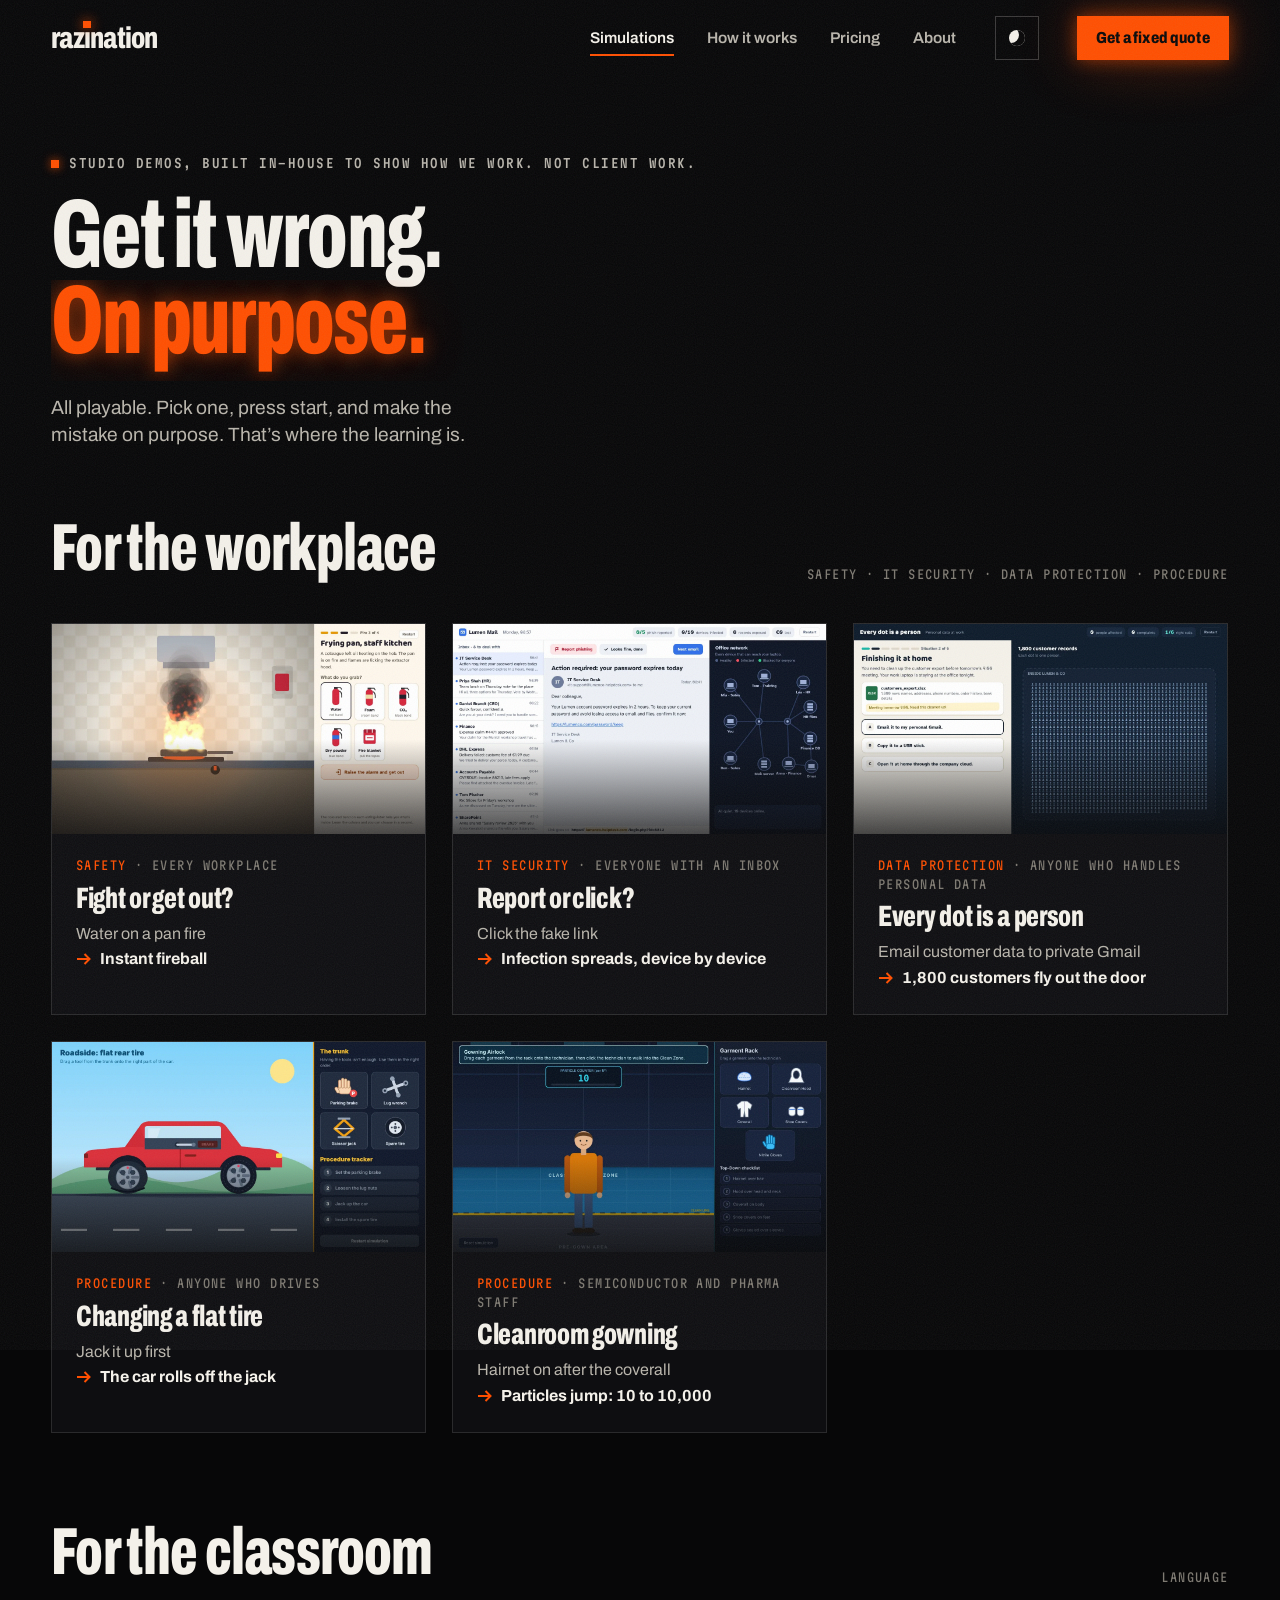
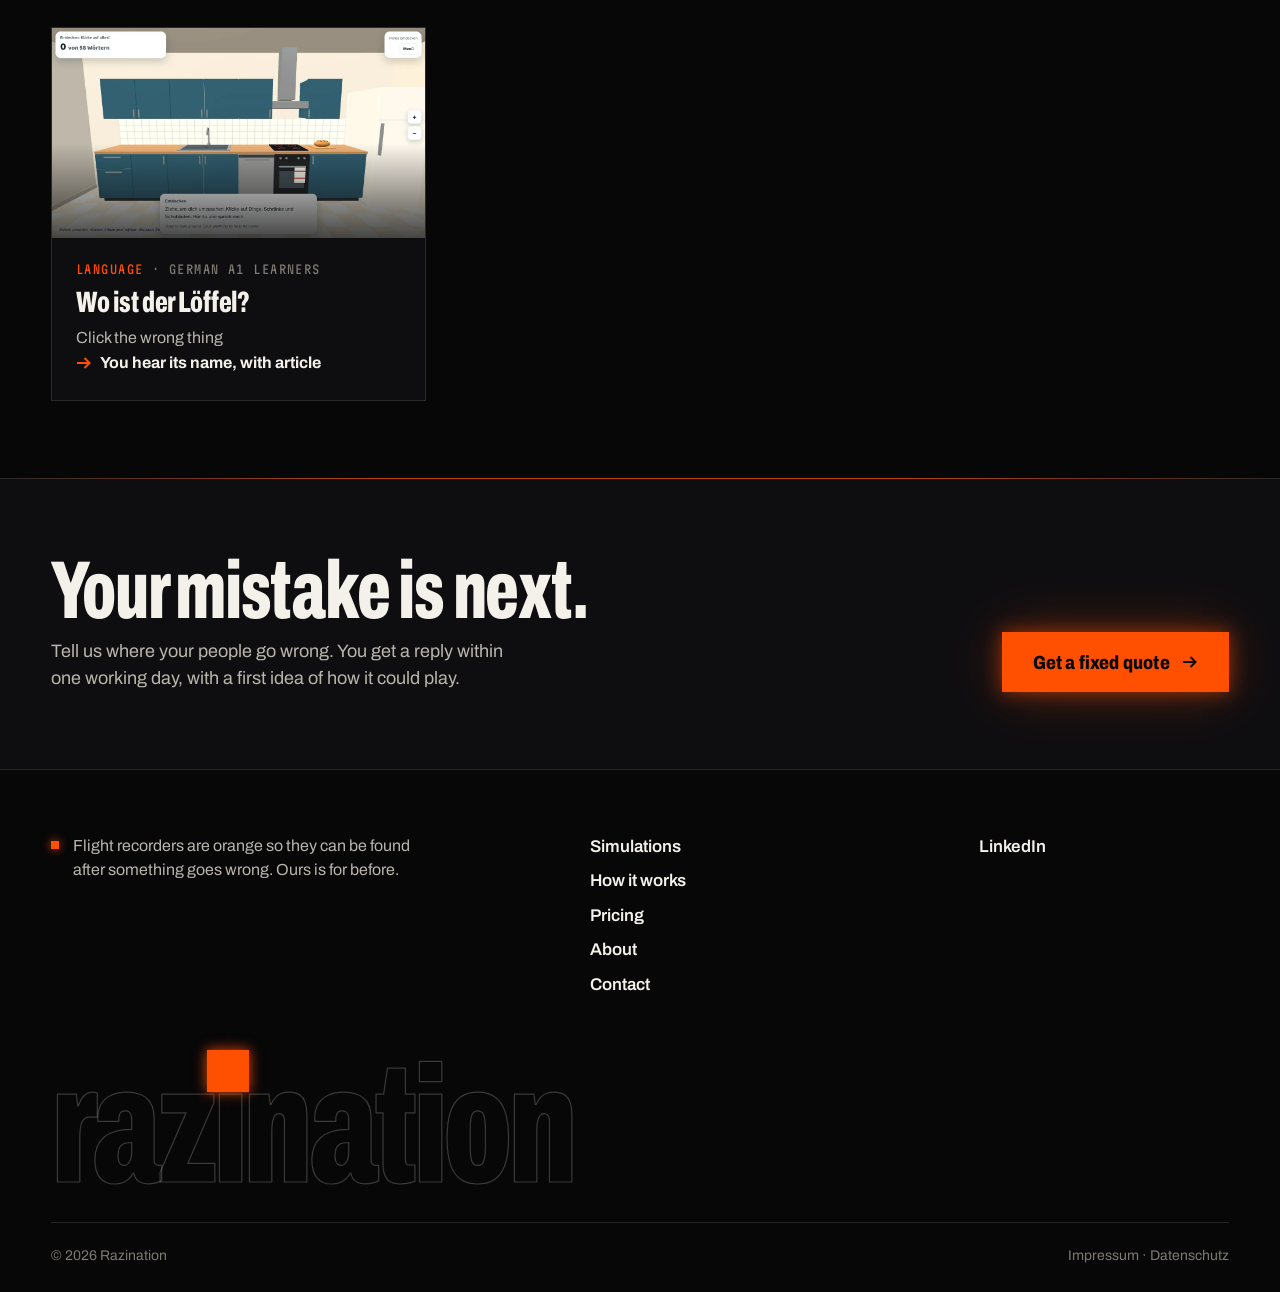
<file: simulations.html>
<!DOCTYPE html>
<html lang="en" class="no-js">
<head>
<meta charset="UTF-8">
<meta name="viewport" content="width=device-width, initial-scale=1">
<!--@meta-->
<title>Simulations · Razination</title>
<meta name="description" content="Playable training simulations: fire safety, phishing, GDPR, procedures and classroom games. Pick one, press start, and make the mistake on purpose.">
<meta property="og:title" content="Get it wrong. On purpose. · Razination">
<meta property="og:description" content="Playable training simulations. Pick one, press start, make the mistake on purpose.">
<meta property="og:image" content="https://alrazination.github.io/razination/img/og/razination.jpg">
<meta property="og:image:width" content="1200">
<meta property="og:image:height" content="630">
<meta property="og:url" content="https://alrazination.github.io/razination/simulations.html">
<link rel="canonical" href="https://alrazination.github.io/razination/simulations.html">
<meta property="og:type" content="website">
<meta name="twitter:card" content="summary_large_image">
<!--/@meta-->
<meta name="theme-color" content="#070708">
<link rel="icon" href="data:image/svg+xml,%3Csvg xmlns='http://www.w3.org/2000/svg' viewBox='0 0 32 32'%3E%3Crect width='32' height='32' fill='%23070708'/%3E%3Crect x='12' y='13' width='8' height='14' fill='%23F4F1EA'/%3E%3Crect x='11' y='4' width='10' height='6' fill='%23FF4F00'/%3E%3C/svg%3E">
<link rel="preload" href="fonts/archivo.woff2" as="font" type="font/woff2" crossorigin>
<link rel="stylesheet" href="css/site.css">
<script>try{var t=localStorage.getItem("raz-theme");if(t)document.documentElement.setAttribute("data-theme",t)}catch(e){}</script>

</head>
<body>
<svg width="0" height="0" style="position:absolute" aria-hidden="true">
  <symbol id="i-arrow" viewBox="0 0 16 16"><path d="M1 8h12M8.5 3l5 5-5 5" fill="none" stroke="currentColor" stroke-width="2"/></symbol>
  <symbol id="i-out" viewBox="0 0 16 16"><path d="M5 3h8v8M13 3 3 13" fill="none" stroke="currentColor" stroke-width="2"/></symbol>
  <symbol id="i-play" viewBox="0 0 16 16"><path d="M4 2.5v11l9-5.5z" fill="currentColor"/></symbol>
  <symbol id="i-full" viewBox="0 0 16 16"><path d="M1 6V1h5M10 1h5v5M15 10v5h-5M6 15H1v-5" fill="none" stroke="currentColor" stroke-width="2"/></symbol>
  <symbol id="i-redo" viewBox="0 0 16 16"><path d="M13.5 8A5.5 5.5 0 1 1 11 3.4M11 0.8V4h3.2" fill="none" stroke="currentColor" stroke-width="2"/></symbol>
  <symbol id="i-x" viewBox="0 0 16 16"><path d="M3 3l10 10M13 3 3 13" fill="none" stroke="currentColor" stroke-width="2"/></symbol>
</svg>
<a class="skip" href="#main">Skip to content</a>
<div class="glow" aria-hidden="true"></div>

<header class="top">
  <a class="logo" href="./" aria-label="Razination, home"><!--@logo-->raz<span class="i">ı</span>nation<!--/@logo--></a>
  <nav class="nav" aria-label="Main"><!--@nav-->
    <a href="simulations.html" aria-current="page">Simulations</a>
    <a href="./#how">How it works</a>
    <a href="./#pricing">Pricing</a>
    <a href="./#about">About</a>
  <!--/@nav--></nav>
  <button class="theme" type="button" data-theme-toggle aria-label="Switch to light theme"><span class="theme__sun" aria-hidden="true"></span></button>
  <a class="btn btn--sm btn--hot" href="./#contact">Get a fixed quote</a>
</header>

<main id="main">
  <section class="hero hero--page" aria-labelledby="hero-h">
    <div class="hero__inner" id="hero-h"><!--@hero-->
      <p class="eyebrow reveal"><i class="sq" aria-hidden="true"></i>Studio demos, built in-house to show how we work. Not client work.</p>
      <h1 class="hero__h hero__h--page"><span class="ln"><span>Get it wrong.</span></span><span class="ln ln--hot"><span>On purpose.</span></span></h1>
      <p class="hero__lede reveal">All playable. Pick one, press start, and make the mistake on purpose. That’s where the learning is.</p>
    <!--/@hero--></div>
  </section>
  <section class="sec sec--tight" aria-label="All simulations"><div class="wrap"><!--@cards-->
      <div class="group">
        <div class="group__head"><h2 class="big reveal-up"><span>For the workplace</span></h2><p>Safety · IT security · Data protection · Procedure</p></div>
        <div class="cards cards--grid">
        <article class="card" id="sim-fire-extinguisher" data-sim="fire-extinguisher">
          <button class="card__hit" type="button" data-play="fire-extinguisher" aria-label="Play Fight or get out?"></button>
          <div class="card__media"><img src="img/thumbs/fire-extinguisher-move.webp" alt="Fire 3 of 4: a frying pan on fire in the staff kitchen. The pointer is on the water extinguisher." loading="lazy"><video muted loop playsinline preload="none" poster="img/thumbs/fire-extinguisher-move.webp" data-src="media/fire-extinguisher.mp4"></video><span class="card__play"><svg class="ic" aria-hidden="true"><use href="#i-play"/></svg>Play</span></div>
          <div class="card__body">
            <p class="card__topic">Safety <span>· Every workplace</span></p>
            <h3>Fight or get out?</h3>
            <p class="card__chain"><span>Water on a pan fire</span><b><svg class="ic" aria-hidden="true"><use href="#i-arrow"/></svg>Instant fireball</b></p>
          </div>
        </article>
        <article class="card" id="sim-phishing-inbox" data-sim="phishing-inbox">
          <button class="card__hit" type="button" data-play="phishing-inbox" aria-label="Play Report or click?"></button>
          <div class="card__media"><img src="img/thumbs/phishing-inbox-start.webp" alt="An email inbox next to a map of the office network" loading="lazy"><video muted loop playsinline preload="none" poster="img/thumbs/phishing-inbox-start.webp" data-src="media/phishing-inbox.mp4"></video><span class="card__play"><svg class="ic" aria-hidden="true"><use href="#i-play"/></svg>Play</span></div>
          <div class="card__body">
            <p class="card__topic">IT security <span>· Everyone with an inbox</span></p>
            <h3>Report or click?</h3>
            <p class="card__chain"><span>Click the fake link</span><b><svg class="ic" aria-hidden="true"><use href="#i-arrow"/></svg>Infection spreads, device by device</b></p>
          </div>
        </article>
        <article class="card" id="sim-gdpr-every-dot" data-sim="gdpr-every-dot">
          <button class="card__hit" type="button" data-play="gdpr-every-dot" aria-label="Play Every dot is a person"></button>
          <div class="card__media"><img src="img/thumbs/gdpr-every-dot-move.webp" alt="Situation 2 of 6: a customer export of 1,800 records. The pointer is on Email it to my personal Gmail." loading="lazy"><video muted loop playsinline preload="none" poster="img/thumbs/gdpr-every-dot-move.webp" data-src="media/gdpr-every-dot.mp4"></video><span class="card__play"><svg class="ic" aria-hidden="true"><use href="#i-play"/></svg>Play</span></div>
          <div class="card__body">
            <p class="card__topic">Data protection <span>· Anyone who handles personal data</span></p>
            <h3>Every dot is a person</h3>
            <p class="card__chain"><span>Email customer data to private Gmail</span><b><svg class="ic" aria-hidden="true"><use href="#i-arrow"/></svg>1,800 customers fly out the door</b></p>
          </div>
        </article>
        <article class="card" id="sim-flat-tire" data-sim="flat-tire">
          <button class="card__hit" type="button" data-play="flat-tire" aria-label="Play Changing a flat tire"></button>
          <div class="card__media"><img src="img/thumbs/flat-tire-start.webp" alt="A red car with a flat rear tire beside a trunk of tools" loading="lazy"><video muted loop playsinline preload="none" poster="img/thumbs/flat-tire-start.webp" data-src="media/flat-tire.mp4"></video><span class="card__play"><svg class="ic" aria-hidden="true"><use href="#i-play"/></svg>Play</span></div>
          <div class="card__body">
            <p class="card__topic">Procedure <span>· Anyone who drives</span></p>
            <h3>Changing a flat tire</h3>
            <p class="card__chain"><span>Jack it up first</span><b><svg class="ic" aria-hidden="true"><use href="#i-arrow"/></svg>The car rolls off the jack</b></p>
          </div>
        </article>
        <article class="card" id="sim-cleanroom-gowning" data-sim="cleanroom-gowning">
          <button class="card__hit" type="button" data-play="cleanroom-gowning" aria-label="Play Cleanroom gowning"></button>
          <div class="card__media"><img src="img/thumbs/cleanroom-gowning-start.webp" alt="A technician in street clothes beside a rack of cleanroom garments" loading="lazy"><video muted loop playsinline preload="none" poster="img/thumbs/cleanroom-gowning-start.webp" data-src="media/cleanroom-gowning.mp4"></video><span class="card__play"><svg class="ic" aria-hidden="true"><use href="#i-play"/></svg>Play</span></div>
          <div class="card__body">
            <p class="card__topic">Procedure <span>· Semiconductor and pharma staff</span></p>
            <h3>Cleanroom gowning</h3>
            <p class="card__chain"><span>Hairnet on after the coverall</span><b><svg class="ic" aria-hidden="true"><use href="#i-arrow"/></svg>Particles jump: 10 to 10,000</b></p>
          </div>
        </article>
        </div>
      </div>
      <div class="group">
        <div class="group__head"><h2 class="big reveal-up"><span>For the classroom</span></h2><p>Language</p></div>
        <div class="cards cards--grid">
        <article class="card" id="sim-wo-ist-der-loeffel" data-sim="wo-ist-der-loeffel">
          <button class="card__hit" type="button" data-play="wo-ist-der-loeffel" aria-label="Play Wo ist der Löffel?"></button>
          <div class="card__media"><img src="img/thumbs/wo-ist-der-loeffel-start.webp" alt="A 3D kitchen with teal cabinets" loading="lazy"><img class="card__after" src="img/thumbs/wo-ist-der-loeffel.webp" alt="" loading="lazy"><span class="card__play"><svg class="ic" aria-hidden="true"><use href="#i-play"/></svg>Play</span></div>
          <div class="card__body">
            <p class="card__topic">Language <span>· German A1 learners</span></p>
            <h3 lang="de">Wo ist der Löffel?</h3>
            <p class="card__chain"><span>Click the wrong thing</span><b><svg class="ic" aria-hidden="true"><use href="#i-arrow"/></svg>You hear its name, with article</b></p>
          </div>
        </article>
        </div>
      </div>
    <!--/@cards--></div></section>
  <section class="sec sec--contact" aria-label="Get in touch"><div class="wrap closer">
    <h2 class="huge reveal-up"><span>Your mistake is next.</span></h2>
    <div class="closer__row"><p class="sec__lede">Tell us where your people go wrong. You get a reply within one working day, with a first idea of how it could play.</p>
    <a class="btn btn--hot" href="./#contact">Get a fixed quote<svg class="ic" aria-hidden="true"><use href="#i-arrow"/></svg></a></div>
  </div></section>
</main>

<footer class="foot"><div class="wrap"><!--@footer-->
    <div class="foot__top">
      <p class="foot__why"><i class="sq" aria-hidden="true"></i>Flight recorders are orange so they can be found after something goes wrong. Ours is for before.</p>
      <nav class="foot__nav" aria-label="Footer"><a href="simulations.html">Simulations</a><a href="./#how">How it works</a><a href="./#pricing">Pricing</a><a href="./#about">About</a><a href="./#contact">Contact</a></nav>
      <ul class="foot__contact"><li><a href="https://www.linkedin.com/in/razin-abdullah/" target="_blank" rel="noopener">LinkedIn</a></li></ul>
    </div>
    <p class="foot__mark" aria-hidden="true">raz<span class="i">ı</span>nation</p>
    <div class="foot__base"><span>© 2026 Razination</span><span><a href="impressum.html">Impressum</a> · <a href="datenschutz.html">Datenschutz</a></span></div>
  <!--/@footer--></div></footer>

<dialog class="player" aria-label="Simulation player">
  <div class="player__bar">
    <p class="player__title"><span class="eyebrow"><i class="sq"></i><span data-p-topic></span></span><b data-p-title></b></p>
    <p class="player__chain"><span data-p-do></span><svg class="ic" aria-hidden="true"><use href="#i-arrow"/></svg><b data-p-hap></b></p>
    <div class="player__act">
      <button type="button" data-p-restart><svg class="ic" aria-hidden="true"><use href="#i-redo"/></svg>Restart</button>
      <button type="button" data-p-full><svg class="ic" aria-hidden="true"><use href="#i-full"/></svg>Full screen</button>
      <button type="button" class="player__x" data-p-close aria-label="Close"><svg class="ic" aria-hidden="true"><use href="#i-x"/></svg></button>
    </div>
  </div>
  <div class="player__stage"><div class="player__screen"></div><div class="player__turn"><i class="player__phone" aria-hidden="true"></i><b>Turn your phone sideways</b><span>Simulations play in landscape, full width.</span></div></div>
  <p class="player__lesson"><span class="eyebrow"><i class="sq"></i>What sticks</span><b data-p-stick></b></p>
</dialog>

<script src="js/sims-data.js"></script>
<script src="js/theme.js"></script>
<script src="js/site.js"></script>
</body>
</html>
</file>
<file: css/site.css>
/* =====================================================================
   RAZINATION · "Black box"
   A dark, cinematic site built around real footage of the simulations.
   Orange is flight-recorder orange: it marks the mistake and glows.
   ===================================================================== */

@font-face{font-family:"Archivo";src:url(../fonts/archivo.woff2) format("woff2");font-weight:100 900;font-stretch:62% 125%;font-display:swap}
@font-face{font-family:"Martian Mono";src:url(../fonts/martian-mono.woff2) format("woff2");font-weight:100 800;font-stretch:75% 112.5%;font-display:swap}

:root{
  --bg:#070708; --bg-2:#0E0E11; --bg-3:#16161B;
  --fg:#F4F1EA; --fg-2:#B9B5AC; --fg-3:#7E7A72;
  --rule:rgba(244,241,234,.12); --rule-2:rgba(244,241,234,.22); --shade:7,7,8; --grain:.07; --card-shadow:rgba(0,0,0,.7);
  --hot:#FF4F00; --hot-2:#FF7A33;
  --hot-glow:0 0 18px rgba(255,79,0,.55),0 0 60px rgba(255,79,0,.28);
  --sans:"Archivo","Arial Narrow",Arial,sans-serif;
  --mono:"Martian Mono",ui-monospace,Menlo,Consolas,monospace;
  --ease:cubic-bezier(.2,.8,.2,1);
  --max:1560px; --gut:clamp(18px,4vw,72px);
  /* tokens the admin panel also uses */
  --ink:#0E0E0F; --ink-2:#18181A; --paper:#F2EFE8; --paper-2:#E8E3D7; --mute:#625E57; --mute-dark:#A3A097;
  --line:#CFC9BB; --line-strong:#8A857C; --line-dark:#36363A; --orange:#FF4F00; --orange-text:#B83800;
}

*{box-sizing:border-box;min-width:0}
html{scroll-behavior:smooth;scroll-padding-top:90px;-webkit-text-size-adjust:100%}
body{margin:0;background:var(--bg);color:var(--fg);font:400 17px/1.55 var(--sans);-webkit-font-smoothing:antialiased;overflow-x:clip}
body::before{content:"";position:fixed;inset:-50%;z-index:90;pointer-events:none;opacity:var(--grain);
  background-image:url("data:image/svg+xml,%3Csvg xmlns='http://www.w3.org/2000/svg' width='160' height='160'%3E%3Cfilter id='n'%3E%3CfeTurbulence type='fractalNoise' baseFrequency='.9' numOctaves='2' stitchTiles='stitch'/%3E%3C/filter%3E%3Crect width='100%25' height='100%25' filter='url(%23n)'/%3E%3C/svg%3E");
  animation:grain 1.2s steps(6) infinite}
@keyframes grain{0%{transform:translate(0,0)}20%{transform:translate(-3%,2%)}40%{transform:translate(2%,-3%)}60%{transform:translate(-2%,-1%)}80%{transform:translate(3%,3%)}100%{transform:translate(0,0)}}
img,svg,video{display:block;max-width:100%}
a{color:inherit}
button{font:inherit;color:inherit}
p{margin:0}
ul,ol{margin:0;padding:0;list-style:none}
h1,h2,h3{margin:0;font-weight:800;text-wrap:balance}
:focus-visible{outline:2px solid var(--hot);outline-offset:3px}
html[data-theme=light]{--bg:#F6F6F4;--bg-2:#FFFFFF;--bg-3:#ECECE9;--fg:#121316;--fg-2:#474950;--fg-3:#74767D;--rule:rgba(18,19,22,.1);--rule-2:rgba(18,19,22,.2);--shade:246,246,244;--grain:0;--card-shadow:rgba(18,19,22,.14);--hot:#E64A00;--hot-2:#F06A1E;--hot-glow:none}
html[data-theme=light] body::before,html[data-theme=light] .glow{display:none}
html[data-theme=light] .sq,html[data-theme=light] .logo .i::after,html[data-theme=light] .foot__mark .i::after{box-shadow:none}
html[data-theme=light] .card,html[data-theme=light] .price,html[data-theme=light] .who,html[data-theme=light] .hstep__art,html[data-theme=light] .price__panel{box-shadow:0 1px 2px rgba(18,19,22,.04),0 10px 30px -14px rgba(18,19,22,.18)}
html[data-theme=light] .card:hover,html[data-theme=light] .card.is-center,html[data-theme=light] .price--core{box-shadow:0 0 0 1px var(--hot),0 18px 40px -18px rgba(230,74,0,.35)}
html[data-theme=light] .btn--hot{box-shadow:none}html[data-theme=light] .btn--hot:hover{box-shadow:0 10px 24px -10px rgba(230,74,0,.6)}
html[data-theme=light] .price--core{background:var(--bg-2)}
html[data-theme=light] .hero__screen{box-shadow:0 0 0 1px var(--rule-2),0 40px 90px -30px rgba(18,19,22,.45)}
html[data-theme=light] .flow__run,html[data-theme=light] .how__dot,html[data-theme=light] .how__line i,html[data-theme=light] .carousel__bar i,html[data-theme=light] .story__bar i{box-shadow:none}
html{transition:background-color .3s}
.skip{position:absolute;left:12px;top:-80px;z-index:200;background:var(--hot);color:#000;padding:12px 16px;font-weight:700;text-decoration:none}
.skip:focus{top:12px}
.sq{display:inline-block;width:8px;height:8px;background:var(--hot);flex:none;box-shadow:0 0 10px rgba(255,79,0,.8)}
.ic{width:16px;height:16px;flex:none}
.wrap{width:min(var(--max),100% - 2*var(--gut));margin-inline:auto}

.eyebrow{display:inline-flex;align-items:center;gap:10px;font-family:var(--mono);font-stretch:75%;font-weight:500;font-size:12.5px;letter-spacing:.12em;text-transform:uppercase;color:var(--fg-2)}
.eyebrow--hot{color:var(--hot)}
.big{font-stretch:62%;font-size:clamp(42px,5.2vw,88px);line-height:.9;letter-spacing:-.012em}
.huge{font-stretch:62%;font-size:clamp(46px,6.4vw,110px);line-height:.88;letter-spacing:-.015em}
.hot{color:var(--hot);text-shadow:var(--hot-glow)}

/* logo: the first i carries an orange square for a dot */
.logo{display:inline-flex;align-items:baseline;text-decoration:none;font-weight:800;font-stretch:72%;font-size:30px;letter-spacing:-.025em;line-height:1}
.logo .i,.foot__mark .i{position:relative;display:inline-block}
.logo .i::after,.foot__mark .i::after{content:"";position:absolute;left:50%;top:-.07em;width:.25em;height:.25em;margin-left:-.125em;background:var(--hot);box-shadow:0 0 12px rgba(255,79,0,.9)}

/* buttons */
.btn{position:relative;display:inline-flex;align-items:center;justify-content:center;gap:12px;min-height:60px;padding:0 30px;border:1.5px solid var(--fg);background:transparent;color:var(--fg);font:800 19px/1 var(--sans);font-stretch:82%;letter-spacing:.01em;text-decoration:none;cursor:pointer;overflow:hidden;isolation:isolate;transition:color .3s var(--ease),border-color .3s,box-shadow .3s}
.btn::before{content:"";position:absolute;inset:0;z-index:-1;background:var(--fg);transform:translateY(101%);transition:transform .45s var(--ease)}
.btn:hover{color:var(--bg)}
.btn:hover::before{transform:none}
.btn--hot{background:var(--hot);border-color:var(--hot);color:#0A0A0A;box-shadow:var(--hot-glow)}
.btn--hot::before{background:var(--fg)}
.btn--hot:hover{color:#0A0A0A;box-shadow:0 0 30px rgba(255,79,0,.8),0 0 90px rgba(255,79,0,.4)}
.btn--line{border-color:var(--rule-2)}
.btn--sm{min-height:44px;padding:0 18px;font-size:16px}
.btn:disabled{opacity:.4;cursor:default}

/* header */
.top{position:fixed;inset:0 0 auto;z-index:60;display:flex;align-items:center;gap:clamp(16px,3vw,40px);height:76px;padding:0 var(--gut);transition:background .3s,height .3s}
.top.is-scrolled{background:rgba(7,7,8,.72);backdrop-filter:blur(14px) saturate(140%);-webkit-backdrop-filter:blur(14px);height:64px;border-bottom:1px solid var(--rule)}
.top .logo{margin-right:auto}
.nav{display:flex;gap:clamp(16px,2.6vw,36px)}
.nav a{position:relative;font-weight:600;font-size:15.5px;text-decoration:none;color:var(--fg-2);transition:color .2s}
.nav a::after{content:"";position:absolute;left:0;right:0;bottom:-6px;height:2px;background:var(--hot);transform:scaleX(0);transform-origin:left;transition:transform .35s var(--ease)}
.nav a:hover,.nav a[aria-current=page]{color:var(--fg)}
.nav a:hover::after,.nav a[aria-current=page]::after{transform:none}
@media(max-width:860px){.nav{display:none}}
.top .btn{white-space:nowrap}
@media(max-width:400px){.top{gap:12px}.top .logo{font-size:26px}.top .btn--sm{padding:0 12px;font-size:14.5px}}

/* cursor light */
.glow{position:fixed;left:0;top:0;width:620px;height:620px;margin:-310px 0 0 -310px;border-radius:50%;pointer-events:none;z-index:1;
  background:radial-gradient(circle,rgba(255,79,0,.13),rgba(255,79,0,0) 65%);transform:translate(var(--gx,-999px),var(--gy,-999px));transition:opacity .4s;opacity:0}
.glow.is-on{opacity:1}
@media(hover:none){.glow{display:none}}

/* reveals */
.reveal{opacity:0;transform:translateY(18px);transition:opacity .9s var(--ease),transform .9s var(--ease)}
.is-in .reveal,.reveal.is-in{opacity:1;transform:none}
.reveal-up{overflow:hidden;padding-bottom:.18em;margin-bottom:-.12em}
.reveal-up>span{display:inline-block;transform:translateY(105%);transition:transform 1s var(--ease)}
.reveal-up.is-in>span{transform:none}
.reveal-up>span+span{transition-delay:.08s}
.no-js .reveal{opacity:1;transform:none}.no-js .reveal-up>span{transform:none}

/* =====================================================================
   HERO: full-screen footage of real mistakes
   ===================================================================== */
.hero{position:relative;min-height:100svh;display:flex;flex-direction:column;justify-content:flex-end;padding:120px var(--gut) 120px;overflow:hidden;isolation:isolate}
.hero__media{position:absolute;inset:0;z-index:-2;background:#000;overflow:hidden}
.hero__amb{position:absolute;inset:-10%;width:120%;height:120%;filter:blur(60px) saturate(1.8);opacity:.85;transform:scale(1.1)}
.hero__shade{position:absolute;inset:0;background:radial-gradient(ellipse 70% 80% at 75% 40%,rgba(var(--shade),.1),rgba(var(--shade),.86) 70%),linear-gradient(0deg,var(--bg),rgba(var(--shade),0) 40%)}
.hero__screen{position:absolute;z-index:-1;right:var(--gut);top:clamp(100px,13vh,150px);width:min(60vw,98vh,1040px);aspect-ratio:16/9;background:#000;
  transform:perspective(1800px) rotateY(-16deg) rotateX(4deg) rotateZ(.5deg);transform-origin:100% 50%;
  box-shadow:0 0 0 1px var(--rule-2),0 40px 110px var(--card-shadow),0 0 140px rgba(255,79,0,.22);overflow:hidden}
.hero__poster,.hero__v{position:absolute;inset:0;width:100%;height:100%;object-fit:cover;transition:opacity .6s}
.hero__v{opacity:0}
.hero__v.is-on{opacity:1}
.hero__scan{position:absolute;inset:0;background:repeating-linear-gradient(0deg,rgba(0,0,0,.22) 0 1px,transparent 1px 3px),linear-gradient(110deg,rgba(255,255,255,.08),rgba(255,255,255,0) 40%);pointer-events:none}
.hero.is-cut .hero__screen::after{content:"";position:absolute;inset:0;background:var(--hot);mix-blend-mode:screen;animation:flash .5s ease-out forwards}
@keyframes flash{from{opacity:.55}to{opacity:0}}
.hud{position:absolute;z-index:2;display:flex;align-items:center;gap:10px;padding:7px 10px;background:rgba(0,0,0,.65);font-family:var(--mono);font-stretch:75%;font-size:12px;letter-spacing:.14em;text-transform:uppercase;color:var(--fg-2)}
.hud--tl{left:16px;top:16px}
.hud--tr{right:16px;bottom:16px}
.hud span{color:var(--fg)}
.rec{width:9px;height:9px;border-radius:50%;background:#ff2a1a;box-shadow:0 0 12px #ff2a1a;animation:blink 1.2s steps(2) infinite}
@keyframes blink{50%{opacity:.15}}
@media(max-width:900px){.hero{justify-content:flex-start;padding-top:96px}.hero__screen{position:relative;right:auto;top:auto;width:100%;transform:none;margin-bottom:10px}}
.hero__inner{position:relative;max-width:1000px}
.hero__h{font-stretch:62%;font-size:clamp(58px,8.6vw,150px);line-height:.84;letter-spacing:-.018em;margin:18px 0 28px}
.hero__h .ln{display:block;overflow:hidden;padding-bottom:.2em;margin-bottom:-.16em}
.hero__h .ln>span{display:inline-block;transform:translateY(105%);transition:transform 1.1s var(--ease)}
.hero__h .ln+.ln>span{transition-delay:.12s}
.is-in .hero__h .ln>span,.no-js .hero__h .ln>span{transform:none}
.ln--hot{color:var(--hot);text-shadow:var(--hot-glow)}
.hero__foot{display:flex;flex-wrap:wrap;align-items:flex-end;gap:28px 56px}
.hero__lede{max-width:40ch;font-size:clamp(18px,1.5vw,22px);line-height:1.45;color:var(--fg-2)}
.hero__cta{display:flex;flex-wrap:wrap;gap:14px}
.hero__inner .reveal{transition-delay:.5s}
.hero__inner .eyebrow.reveal{transition-delay:.1s}
.cue{position:absolute;left:var(--gut);right:var(--gut);bottom:34px;display:flex;flex-wrap:wrap;align-items:baseline;gap:6px 14px;padding-top:16px;border-top:1px solid var(--rule)}
.cue__lab{font-family:var(--mono);font-stretch:75%;font-size:11.5px;letter-spacing:.14em;text-transform:uppercase;color:var(--fg-3)}
.cue__lab--hot{color:var(--hot)}
.cue__do,.cue__hap{font-weight:800;font-stretch:82%;font-size:clamp(17px,1.5vw,22px);transition:opacity .3s}
.cue__hap{color:var(--hot);text-shadow:0 0 18px rgba(255,79,0,.5)}
.cue__arr{color:var(--fg-3);margin:0 4px}
.cue__bar{position:absolute;left:0;right:0;top:-1px;height:1px;overflow:hidden}
.cue__bar i{display:block;height:100%;width:100%;background:var(--hot);box-shadow:0 0 8px var(--hot);transform-origin:left;transform:scaleX(var(--p,0))}
.cue__head{display:none}
.cue__step{display:flex;flex-wrap:wrap;align-items:baseline;gap:6px 14px}
/* laptops and tablets: the decision sits on the left, like the choice and result panels in a simulation */
@media(min-width:901px){
  .cue{top:clamp(96px,13vh,150px);bottom:auto;right:auto;width:clamp(260px,27vw,400px);display:grid;gap:14px;padding:16px 18px 18px;border:1px solid var(--rule-2);
    background:rgba(var(--shade),.62);-webkit-backdrop-filter:blur(12px);backdrop-filter:blur(12px);box-shadow:0 30px 80px -30px var(--card-shadow)}
  .cue__bar{top:-1px;height:2px}
  .cue__head{display:flex;align-items:center;gap:10px;font-family:var(--mono);font-stretch:75%;font-size:11px;letter-spacing:.14em;text-transform:uppercase;color:var(--fg-2)}
  .cue__head span{margin-left:auto;color:var(--fg-3)}
  .cue__step{position:relative;display:grid;gap:7px;padding:12px 14px 13px;border:1px solid var(--rule-2);background:rgba(var(--shade),.5)}
  .cue__do,.cue__hap{font-size:clamp(17px,1.45vw,22px);line-height:1.12}
  /* your move looks like a picked answer */
  .cue__step--do{padding-left:40px;border-color:var(--fg-2)}
  .cue__step--do::before{content:"";position:absolute;left:14px;top:50%;width:14px;height:14px;margin-top:-7px;border:2px solid var(--fg);border-radius:50%;box-shadow:inset 0 0 0 3px rgba(var(--shade),1);background:var(--fg)}
  .cue.is-new .cue__step--do{animation:pick .7s var(--ease)}
  @keyframes pick{0%{transform:scale(1)}30%{transform:scale(.96);background:rgba(244,241,234,.14)}100%{transform:none}}
  /* the link between move and consequence */
  .cue__arr{display:none}
  .cue__step--do::after{content:"";position:absolute;left:20px;bottom:-15px;width:2px;height:14px;background:linear-gradient(var(--fg-3),var(--hot))}
  /* what happens waits, then lands with a flash */
  .cue__step--hap{border-color:var(--rule);opacity:.55;transition:opacity .3s,border-color .3s,background .3s,box-shadow .3s}
  .cue.is-hap .cue__step--hap{opacity:1;border-color:var(--hot);background:rgba(255,79,0,.13);box-shadow:0 0 0 1px rgba(255,79,0,.35),0 0 40px -6px rgba(255,79,0,.55);animation:land .6s var(--ease)}
  @keyframes land{0%{transform:translateY(8px);background:rgba(255,79,0,.5)}100%{transform:none}}
  .cue__hap{color:var(--hot)}
}
@media(min-width:901px) and (max-height:820px){
  .cue{top:88px;gap:10px;padding:12px 14px 14px}
  .cue__step{padding:9px 12px 10px;gap:5px}
  .cue__step--do{padding-left:36px}
  .cue__step--do::after{bottom:-11px;height:10px}
  .cue__do,.cue__hap{font-size:clamp(16px,1.3vw,19px)}
}
html[data-theme=light] .cue{box-shadow:0 20px 50px -24px rgba(18,19,22,.35)}
html[data-theme=light] .cue__step--do::before{box-shadow:inset 0 0 0 3px #fff}
@media(min-width:901px){.hero{padding-bottom:clamp(48px,8vh,90px)}}
@media(max-width:700px){.hero{padding-bottom:160px}.hud--tr{display:none}.hero__h{margin-bottom:24px}.hero__cta .btn{flex:1 1 100%}}

.hero--page{min-height:auto;padding-top:150px;padding-bottom:30px}
.hero__h--page{font-size:clamp(52px,7.6vw,132px)}


/* =====================================================================
   STORY: pinned scroll scene
   ===================================================================== */
.story{position:relative;height:340vh;--p:0;--s1:0;--s2:0}
.story__pin{position:sticky;top:0;height:100svh;overflow:hidden;display:grid;grid-template-columns:minmax(0,4fr) minmax(0,7fr);align-items:center;gap:clamp(24px,4vw,70px);padding:80px var(--gut) 60px}
.story__caps{position:relative;height:min(46vh,380px);pointer-events:none}
.story__cap{position:absolute;left:0;right:0;top:50%;display:grid;gap:14px;font-weight:800;font-stretch:66%;font-size:clamp(34px,3.8vw,64px);line-height:.95;letter-spacing:-.01em;opacity:0;transform:translateY(calc(-50% + 26px));transition:opacity .5s var(--ease),transform .7s var(--ease)}
.story__cap.is-on{opacity:1;transform:translateY(-50%)}
.story__cap--big{font-size:clamp(40px,4.6vw,78px);color:var(--hot);text-shadow:var(--hot-glow)}
.story__stage{position:relative;width:100%;max-width:880px;aspect-ratio:16/9;justify-self:center;perspective:1400px}
.story__slide{position:absolute;inset:0;container-type:inline-size;transform-origin:50% 60%;
  transform:translateY(calc(var(--s1) * -3%)) rotateX(calc(var(--s1) * 22deg)) rotateZ(calc(var(--s1) * -5deg)) scale(calc(1 - var(--s1) * .18));
  filter:grayscale(var(--s1)) brightness(calc(1 - var(--s1) * .5));opacity:calc(1 - var(--s2) * 1.6);
  box-shadow:0 30px 90px var(--card-shadow)}
.story__sim{position:absolute;inset:0;background:#000;overflow:hidden;opacity:var(--s2);
  transform:perspective(1400px) rotateY(calc((1 - var(--s2)) * 24deg)) scale(calc(.82 + var(--s2) * .18));
  box-shadow:0 0 0 1px var(--rule-2),0 30px 90px var(--card-shadow),0 0 calc(var(--s2) * 120px) rgba(255,79,0,.3)}
.story__sim video{width:100%;height:100%;object-fit:cover}
@media(max-width:900px){.story{height:300vh}.story__pin{grid-template-columns:1fr;align-content:center;gap:24px}.story__caps{height:150px;order:2}}
.story__bar{position:absolute;left:var(--gut);right:var(--gut);bottom:28px;height:2px;background:var(--rule);z-index:5}
.story__bar i{display:block;height:100%;background:var(--hot);box-shadow:0 0 10px var(--hot);transform-origin:left;transform:scaleX(var(--p))}
/* the lovingly dull slide */
.slide{position:absolute;inset:0;display:grid;grid-template-rows:auto auto 1fr auto;font-family:Arial,Helvetica,sans-serif;color:#333;background:#fff}
.slide__top{display:flex;justify-content:space-between;padding:1.6cqw 2.5cqw;background:#2f5f8a;color:#fff;font-size:1.5cqw}
.slide__prog{height:.55cqw;background:#d7dfe8}.slide__prog i{display:block;height:100%;width:36.8%;background:#7aa7cf}
.slide__body{display:grid;grid-template-columns:1.25fr 1fr;gap:3cqw;padding:3.4cqw 4.4cqw 0;align-items:start}
.slide h3{font-family:Arial,Helvetica,sans-serif;font-weight:700;font-stretch:100%;font-size:3.6cqw;color:#2f5f8a;margin-bottom:2.2cqw}
.slide ol{list-style:decimal;padding-left:2.6cqw;font-size:2.1cqw;line-height:1.55}
.slide__note{margin-top:2.2cqw;font-size:1.55cqw;color:#777;font-style:italic}
.slide__clip{border:1px solid #ddd;background:#f6f7f9;padding:1.5cqw}.slide__clip svg{width:100%}
.slide__clip p{font-size:1.25cqw;color:#888;text-align:center;margin-top:.8cqw}
.slide__foot{display:flex;justify-content:space-between;align-items:center;padding:1.6cqw 2.5cqw;border-top:1px solid #e3e3e3;font-size:1.4cqw;color:#888}
.slide__btns{display:flex;gap:1cqw}.slide__btns b{font-weight:400;padding:.8cqw 2cqw;border:1px solid #2f5f8a;color:#2f5f8a}.slide__btns .nx{background:#2f5f8a;color:#fff}

/* =====================================================================
   SECTIONS
   ===================================================================== */
.sec{position:relative;padding:clamp(56px,6vw,96px) 0}
.sec--tight{padding-top:40px}
.sec__head{display:grid;gap:18px;margin-bottom:clamp(32px,4vw,56px);max-width:1100px}
.sec__head--row{max-width:none;grid-template-columns:minmax(0,1.3fr) minmax(0,1fr);align-items:end;gap:18px 60px}
@media(max-width:900px){.sec__head--row{grid-template-columns:1fr}}
.sec__lede{max-width:46ch;font-size:clamp(18px,1.4vw,21px);line-height:1.5;color:var(--fg-2)}
.more{display:inline-flex;align-items:center;gap:12px;font-weight:800;font-stretch:80%;font-size:19px;text-decoration:none;border-bottom:2px solid var(--hot);padding-bottom:4px}
.more .ic{transition:transform .3s var(--ease)}
.more:hover .ic{transform:translateX(6px)}

/* cards: footage on hover, glow, tilt */
.cards{display:grid;gap:clamp(16px,2vw,26px)}
.cards--grid{grid-template-columns:repeat(3,minmax(0,1fr))}
@media(max-width:1100px){.cards--grid{grid-template-columns:repeat(2,minmax(0,1fr))}}
@media(max-width:640px){.cards--grid{grid-template-columns:minmax(0,1fr)}}
/* a coverflow-style carousel: the centred card faces you and plays */
.carousel{position:relative;margin-inline:calc(var(--gut) * -1)}
.carousel__track{display:flex;gap:clamp(14px,1.6vw,24px);overflow-x:auto;scroll-snap-type:x mandatory;scroll-behavior:smooth;padding:30px calc(50vw - min(210px,40vw)) 40px;scrollbar-width:none;perspective:1600px;cursor:grab;outline-offset:-4px}
.carousel__track::-webkit-scrollbar{display:none}
.carousel__track.is-drag{cursor:grabbing;scroll-snap-type:none;scroll-behavior:auto}
.carousel .card{flex:0 0 min(420px,80vw);scroll-snap-align:center;
  transform:rotateY(calc(var(--d,0) * -26deg)) scale(calc(1 - var(--ad,0) * .14)) translateZ(0);opacity:calc(1 - var(--ad,0) * .45);transition:transform .25s linear,opacity .25s,border-color .3s,box-shadow .4s}
.carousel .card.is-center{border-color:rgba(255,79,0,.7);box-shadow:0 0 0 1px rgba(255,79,0,.4),0 30px 80px -30px rgba(255,79,0,.5)}
.carousel .card.is-center .card__media video.is-ready{opacity:1}
.carousel .card.is-center .card__play{opacity:1;transform:none}
.carousel__ui{display:flex;flex-wrap:wrap;align-items:center;gap:14px 18px;padding:0 var(--gut)}
.carousel__btn{display:grid;place-items:center;width:52px;height:52px;border:1px solid var(--rule-2);background:none;cursor:pointer;transition:border-color .2s,color .2s}
.carousel__btn:hover{border-color:var(--hot);color:var(--hot)}
.carousel__count{font-family:var(--mono);font-stretch:75%;font-size:13px;letter-spacing:.1em;color:var(--fg-3)}
.carousel__count b{color:var(--fg);font-weight:500}
.carousel__bar{flex:1;min-width:120px;height:2px;background:var(--rule)}
.carousel__bar i{display:block;height:100%;background:var(--hot);box-shadow:0 0 8px var(--hot);transform-origin:left;transform:scaleX(var(--cp,0))}
.carousel__ui .more{margin-left:auto}
.card{position:relative;display:flex;flex-direction:column;background:var(--bg-2);border:1px solid var(--rule);transform:perspective(1200px) rotateX(var(--rx,0deg)) rotateY(var(--ry,0deg));transition:transform .5s var(--ease),border-color .3s,box-shadow .4s}
.card:hover,.card:focus-within{border-color:rgba(255,79,0,.65);box-shadow:0 0 0 1px rgba(255,79,0,.4),0 30px 80px -30px rgba(255,79,0,.45)}
.card.is-target{border-color:var(--hot);box-shadow:var(--hot-glow)}
.card__hit{position:absolute;inset:0;z-index:3;background:none;border:0;cursor:pointer}
.card__media{position:relative;aspect-ratio:16/9;overflow:hidden;background:#000}
.card__media img,.card__media video{position:absolute;inset:0;width:100%;height:100%;object-fit:cover;transition:opacity .4s,transform 1.2s var(--ease)}
.card__media video,.card__after{opacity:0}
.card:hover .card__media video.is-ready,.card:focus-within .card__media video.is-ready,.card:hover .card__after,.card:focus-within .card__after{opacity:1}
.card:hover .card__media img{transform:scale(1.04)}
.card__media::after{content:"";position:absolute;inset:0;background:linear-gradient(0deg,rgba(7,7,8,.75),rgba(7,7,8,0) 45%);pointer-events:none}
.card__play{position:absolute;left:20px;bottom:18px;z-index:2;display:inline-flex;align-items:center;gap:10px;padding:10px 16px;background:var(--hot);color:#0A0A0A;font-weight:800;font-stretch:82%;font-size:16px;box-shadow:var(--hot-glow);transform:translateY(12px);opacity:0;transition:transform .4s var(--ease),opacity .3s}
.card:hover .card__play,.card:focus-within .card__play{transform:none;opacity:1}
@media(hover:none){.card__play{opacity:1;transform:none}}
.card__n{position:absolute;right:18px;top:14px;z-index:2;font-family:var(--mono);font-stretch:75%;font-size:12px;letter-spacing:.12em;color:var(--fg-2)}
.card__body{display:grid;gap:10px;padding:22px 24px 26px}
.card__topic{font-family:var(--mono);font-stretch:75%;font-size:12px;letter-spacing:.12em;text-transform:uppercase;color:var(--hot)}
.card__topic span{color:var(--fg-3)}
.card h3{font-stretch:66%;font-size:clamp(28px,2.3vw,38px);line-height:.95;letter-spacing:-.01em}
.card--big h3{font-size:clamp(28px,2.3vw,38px)}
.card__chain{display:grid;gap:4px;color:var(--fg-2);font-size:16px;line-height:1.35}
.card__chain b{display:flex;align-items:center;gap:8px;color:var(--fg);font-weight:700}
.card__chain .ic{color:var(--hot)}

/* facts */
.sec--facts{padding:0 0 clamp(40px,5vw,72px)}
.facts{display:grid;grid-template-columns:repeat(var(--n,6),minmax(0,1fr));border-block:1px solid var(--rule)}
.facts li{display:grid;gap:10px;align-content:start;padding:clamp(24px,3vw,44px) clamp(14px,1.6vw,26px);border-right:1px solid var(--rule)}
.facts li:last-child{border-right:0}
.facts span{font-family:var(--mono);font-stretch:75%;font-size:11.5px;letter-spacing:.12em;text-transform:uppercase;color:var(--fg-3)}
.facts b{font-weight:800;font-stretch:70%;font-size:clamp(24px,2.2vw,36px);line-height:1}
.facts li:first-child b{color:var(--hot);text-shadow:var(--hot-glow)}
@media(max-width:1100px){.facts{grid-template-columns:repeat(3,1fr)}.facts li:nth-child(3){border-right:0}.facts li:nth-child(-n+3){border-bottom:1px solid var(--rule)}}
@media(max-width:600px){.facts{grid-template-columns:1fr 1fr}.facts li{border-bottom:1px solid var(--rule)}.facts li:nth-child(even){border-right:0}.facts li:nth-child(3){border-right:1px solid var(--rule)}}

/* process: without JS a list; with JS a pinned scene driven by scroll, like the slide-to-simulation story */
.how{position:relative;padding:clamp(56px,6vw,96px) 0}
.how__head{display:grid;grid-template-columns:minmax(0,1.3fr) minmax(0,1fr);align-items:end;gap:14px 60px;margin-bottom:clamp(28px,3vw,44px)}
.how__head .eyebrow{margin-bottom:14px}
.how__h{font-stretch:62%;font-size:clamp(40px,4.6vw,76px);line-height:.92;letter-spacing:-.012em}
.how__lede{max-width:46ch;color:var(--fg-2);font-size:clamp(16px,1.3vw,20px);line-height:1.5}
.how__steps{display:grid;grid-template-columns:repeat(auto-fit,minmax(220px,1fr));gap:22px}
.hstep{display:grid;gap:16px;align-content:start}
.hstep__art{position:relative;aspect-ratio:16/9;background:var(--bg-2);border:1px solid var(--rule);display:grid;place-items:center;padding:7% 9%}
.hstep__art svg{width:100%;height:100%}
.hstep__tag{position:absolute;left:14px;top:12px;font-family:var(--mono);font-stretch:75%;font-size:11px;letter-spacing:.12em;text-transform:uppercase;color:var(--fg-3)}
.hstep--hot .hstep__art{border-color:rgba(255,79,0,.5)}
.hstep__n{font-family:var(--mono);font-stretch:75%;font-size:12px;letter-spacing:.12em;text-transform:uppercase;color:var(--fg-3)}
.hstep__n b{color:var(--hot);font-weight:500}
.hstep h3{margin:10px 0 10px;font-stretch:66%;font-size:clamp(28px,2.6vw,44px);line-height:.95;letter-spacing:-.01em}
.hstep--hot h3{color:var(--hot);text-shadow:var(--hot-glow)}
.hstep p{color:var(--fg-2);font-size:clamp(16px,1.2vw,18px);line-height:1.45}
.hstep__you{margin-top:16px;padding-top:12px;border-top:1px solid var(--rule);color:var(--fg)!important}
.hstep__you b{color:var(--hot);font-weight:700}
.how__track{display:none}
@media(min-width:1100px){.how__steps{grid-template-columns:repeat(var(--n,5),minmax(0,1fr))}}
.how.is-pin{height:calc(100svh + var(--n,5) * 70svh);padding:0}
.how.is-pin .how__pin{position:sticky;top:0;height:100svh;display:grid;grid-template-rows:auto minmax(0,1fr) auto;padding:clamp(84px,11vh,108px) 0 clamp(16px,3vh,30px);overflow:hidden}
.how.is-pin .how__head{margin-bottom:clamp(14px,3vh,34px)}
.how.is-pin .how__steps{position:relative;display:block;min-height:0}
.how.is-pin .hstep{position:absolute;inset:0;display:grid;grid-template-columns:minmax(0,7fr) minmax(0,5fr);align-items:center;gap:clamp(24px,4vw,70px);pointer-events:none}
.how.is-pin .hstep.is-on{pointer-events:auto}
.how.is-pin .hstep__art{width:100%;max-height:100%;justify-self:center;transform-origin:50% 60%;
  transform:perspective(1400px) rotateY(calc((1 - var(--e)) * 24deg)) rotateX(calc(var(--x) * 22deg)) rotateZ(calc(var(--x) * -5deg)) scale(calc(.82 + var(--e) * .18 - var(--x) * .18));
  opacity:calc(var(--e) - var(--x) * 1.6);filter:grayscale(var(--x)) brightness(calc(1 - var(--x) * .5));
  box-shadow:0 0 0 1px var(--rule),0 30px 90px var(--card-shadow),0 0 calc(var(--e) * (1 - var(--x)) * 110px) rgba(255,79,0,.2)}
.how.is-pin .hstep__txt{opacity:calc(var(--e) * 2 - 1 - var(--x) * 2.4);transform:translateY(calc((1 - var(--e)) * 34px - var(--x) * 34px))}
.how.is-pin .hstep:not(.is-on) .art *{animation-play-state:paused}
.how.is-pin .how__track{display:block;padding-top:18px}
.how__line{position:relative;height:2px;margin:0 7px;background:var(--rule)}
.how__line i{position:absolute;left:0;top:0;height:100%;width:calc(var(--q,0) * 100%);background:linear-gradient(90deg,var(--hot-2),var(--hot));box-shadow:0 0 10px var(--hot)}
.how__dot{position:absolute;z-index:2;top:50%;left:calc(var(--q,0) * 100%);width:14px;height:14px;margin:-7px 0 0 -7px;background:var(--hot);transform:rotate(45deg);box-shadow:0 0 14px var(--hot),0 0 40px var(--hot)}
.how__marks{position:relative;height:58px;margin:0 7px}
.how__marks li{position:absolute;top:-7px;left:calc(var(--at) * 100%);display:grid;justify-items:center;gap:7px;transform:translateX(-50%);text-align:center;white-space:nowrap;cursor:pointer}
.how__marks li:first-child{transform:translateX(-6px);justify-items:start;text-align:left}
.how__marks li:last-child{transform:translateX(calc(-100% + 6px));justify-items:end;text-align:right}
.how__marks i{width:12px;height:12px;background:var(--bg);border:2px solid var(--fg-3);transform:rotate(45deg);transition:background .3s,border-color .3s}
.how__marks li.is-on i{background:var(--hot);border-color:var(--hot)}
.how__marks span{font-family:var(--mono);font-stretch:75%;font-size:11px;letter-spacing:.1em;text-transform:uppercase;color:var(--fg-3);transition:color .3s}
.how__marks li.is-on span{color:var(--hot)}
.how__marks b{font-weight:700;font-size:14.5px;color:var(--fg-3);transition:color .3s}
.how__marks li.is-cur b{color:var(--fg)}
@media(max-width:900px){.how__head{grid-template-columns:1fr}}
@media(max-width:820px){
  .how.is-pin{height:calc(100svh + var(--n,5) * 60svh)}
  .how.is-pin .how__pin{padding-top:78px}
  .how.is-pin .how__lede{display:none}
  .how.is-pin .how__h{font-size:clamp(34px,10vw,52px)}
  .how.is-pin .how__head .eyebrow{margin-bottom:10px}
  .how.is-pin .hstep{grid-template-columns:1fr;align-content:center;gap:18px}
  .how.is-pin .hstep__art{max-height:none;max-width:min(100%,calc((100svh - 470px) * 16 / 9));min-width:200px}
  .how.is-pin .hstep h3{font-size:clamp(28px,8.4vw,40px);margin:8px 0}
  .how.is-pin .hstep p{font-size:16px}
  .how.is-pin .hstep__you{margin-top:12px;padding-top:10px}
  .how__marks{height:34px}
  .how__marks b{display:none}
  .how__marks span{font-size:9.5px;letter-spacing:.04em}
}
@media(max-height:560px) and (min-width:560px){
  .how.is-pin .how__pin{padding-top:70px}
  .how.is-pin .how__lede{display:none}
  .how.is-pin .how__h{font-size:34px}
  .how.is-pin .hstep{grid-template-columns:minmax(0,5fr) minmax(0,6fr)}
  .how.is-pin .hstep__art{max-width:none;min-width:0;max-height:100%}
  .how__marks{height:34px}.how__marks b{display:none}
}
/* the drawings */
.art{fill:none;stroke-linecap:round;stroke-linejoin:round}
.art__thin{stroke:var(--fg-3);stroke-width:2}
.art__stroke{stroke:var(--fg);stroke-width:3}
.art__stroke--hot{stroke:var(--hot)}
.art__ok{fill:var(--bg-3);stroke:var(--fg-3);stroke-width:1.5}
.art__bad{fill:var(--hot);filter:drop-shadow(0 0 6px rgba(255,79,0,.8))}
.art__ring{stroke:var(--fg);stroke-width:3;fill:rgba(255,79,0,.08)}
.art__lens{animation:scan 4s var(--ease) infinite}
@keyframes scan{0%{transform:translate(10px,0)}55%,85%{transform:translate(88px,0)}100%{transform:translate(10px,0)}}
.art--find .art__bad{animation:blink2 4s infinite}
@keyframes blink2{0%,50%{opacity:.35}58%,85%{opacity:1}100%{opacity:.35}}
.art__draw{stroke:var(--fg);stroke-width:2.5;stroke-dasharray:400;stroke-dashoffset:400;animation:draw 4s var(--ease) infinite}
.art__draw--2{stroke:var(--fg-2);animation-delay:.4s}
@keyframes draw{0%{stroke-dashoffset:400}55%,85%{stroke-dashoffset:0}100%{stroke-dashoffset:400}}
.art__pop{fill:var(--hot);transform-origin:120px 30px;animation:pop 4s infinite}
@keyframes pop{0%,55%{transform:scale(0)}65%,85%{transform:scale(1)}100%{transform:scale(0)}}
.art__runner{fill:var(--hot);filter:drop-shadow(0 0 6px var(--hot))}
.art__ok-s{stroke:var(--fg-3);stroke-width:3;opacity:.0}
.art--fork .art__ok-s{opacity:0}
.art__boom{transform-origin:136px 67px;animation:boom 3.2s infinite}
@keyframes boom{0%,80%{transform:scale(.6);opacity:.35}88%{transform:scale(1.3);opacity:1}100%{transform:scale(1);opacity:.6}}
.art__blk{fill:var(--bg-3);stroke:var(--fg-2);stroke-width:1.5;transform-box:fill-box;transform-origin:50% 100%;animation:stack 4s var(--ease) infinite}
.art__blk--2{animation-delay:.25s}.art__blk--3{animation-delay:.5s}.art__blk--4{animation-delay:.75s;stroke:none}
@keyframes stack{0%{transform:translateY(-30px);opacity:0}20%,85%{transform:none;opacity:1}100%{opacity:0}}
.art__track{fill:var(--bg-3)}
.art__zone{fill:rgba(255,79,0,.25)}
.art__fill{fill:var(--hot);transform-box:fill-box;transform-origin:0 50%;animation:meter 4s var(--ease) infinite}
@keyframes meter{0%{transform:scaleX(.05)}30%{transform:scaleX(.95)}55%,85%{transform:scaleX(.72)}100%{transform:scaleX(.05)}}
.art__cursor{fill:var(--fg);animation:cursor 4s var(--ease) infinite}
@keyframes cursor{0%{transform:translate(30px,40px)}30%{transform:translate(118px,52px)}55%,85%{transform:translate(98px,52px)}100%{transform:translate(30px,40px)}}
.art__tick{stroke:var(--hot);stroke-width:4;stroke-dasharray:40;stroke-dashoffset:40;animation:tick 4s infinite}
@keyframes tick{0%,55%{stroke-dashoffset:40}68%,85%{stroke-dashoffset:0}100%{stroke-dashoffset:40}}

/* pricing */
.prices{display:grid;grid-template-columns:repeat(var(--n,3),minmax(0,1fr));gap:clamp(12px,2vw,28px);align-items:stretch}
.price{position:relative;display:flex;flex-direction:column;padding:clamp(24px,3vw,44px);background:var(--bg-2);border:1px solid var(--rule)}
.price--core{background:linear-gradient(180deg,rgba(255,79,0,.14),rgba(255,79,0,.02) 60%),var(--bg-2);border-color:rgba(255,79,0,.7);box-shadow:0 0 0 1px rgba(255,79,0,.35),0 40px 120px -40px rgba(255,79,0,.55)}
.price__pick{display:none}
.price__more{display:flex;flex-direction:column;flex:1}
.price__wk{font-family:var(--mono);font-stretch:75%;font-size:12px;letter-spacing:.12em;text-transform:uppercase;color:var(--fg-3)}
.price h3{margin-top:18px;font-stretch:62%;font-size:clamp(32px,2.6vw,44px);line-height:.9}
.price__amt{display:flex;align-items:baseline;gap:10px;margin-top:10px;font-weight:800;font-stretch:66%;font-size:clamp(44px,4.2vw,72px);line-height:.9;letter-spacing:-.02em}
.price--core .price__amt{color:var(--hot);text-shadow:var(--hot-glow)}
.price__amt span{font-family:var(--mono);font-stretch:75%;font-weight:500;font-size:12px;letter-spacing:.12em;text-transform:uppercase;color:var(--fg-3);text-shadow:none}
.price__for{margin:18px 0 22px;font-size:17px;font-weight:600;line-height:1.4}
.price ul,.price__panel ul{display:grid;gap:10px;margin-bottom:32px;padding-top:20px;border-top:1px solid var(--rule);color:var(--fg-2);font-size:15.5px;line-height:1.45}
.price li,.price__panel li{display:grid;grid-template-columns:14px 1fr;gap:10px}
.price li::before,.price__panel li::before{content:"";width:7px;height:7px;margin-top:7px;background:var(--hot)}
.price .btn{margin-top:auto}
.prices__detail{display:none}
.terms{display:flex;flex-wrap:wrap;gap:10px 28px;margin-top:30px;color:var(--fg-2);font-size:15.5px}
.terms span{display:inline-flex;align-items:center;gap:10px}
.terms span::before{content:"";width:6px;height:6px;background:var(--fg-3)}
@media(max-width:980px) and (min-width:701px){.price{padding:22px 18px}.price li{font-size:14.5px}}
@media(max-width:700px){
  .prices{gap:8px}
  .price{padding:14px 8px 16px;align-items:center;text-align:center;box-shadow:none;transition:border-color .2s,background .2s}
  .price__pick{display:block;position:absolute;inset:0;z-index:2;width:100%;background:none;border:0;cursor:pointer}
  .price__more{display:none}
  .price__wk{font-size:9.5px;letter-spacing:.04em}
  .price h3{margin-top:8px;font-size:clamp(20px,6vw,26px)}
  .price__amt{flex-direction:column;align-items:center;gap:5px;margin-top:8px;font-size:clamp(24px,7.4vw,34px)}
  .price__amt span{font-size:9.5px}
  .price.is-sel{border-color:var(--hot);box-shadow:0 0 0 1px var(--hot)}
  .price.is-sel::after{content:"";position:absolute;left:50%;bottom:-6px;width:10px;height:10px;margin-left:-5px;background:var(--hot);transform:rotate(45deg)}
  .prices__detail{display:block;margin-top:14px}
  .price__panel{display:none;padding:20px 18px;background:var(--bg-2);border:1px solid var(--hot)}
  .price__panel.is-sel{display:flex;flex-direction:column;animation:qin .35s var(--ease)}
  .price__panel .price__for{margin:10px 0 16px}
  .price__panel ul{margin-bottom:22px;padding-top:16px}
  .no-js .price__more{display:flex}.no-js .prices{grid-template-columns:1fr}.no-js .prices__detail{display:none}
}

/* about */
.who{display:grid;grid-template-columns:minmax(0,4fr) minmax(0,8fr);gap:clamp(28px,5vw,80px);align-items:center;padding:clamp(20px,3.4vw,52px);background:var(--bg-2);border:1px solid var(--rule)}
.who__pic{position:relative;margin:0;aspect-ratio:4/5;max-width:400px;overflow:hidden;background:#000}
.who__pic img{width:100%;height:100%;object-fit:cover;filter:grayscale(1) contrast(1.15) brightness(.9)}
.who__pic::after{content:"";position:absolute;inset:0;background:linear-gradient(180deg,rgba(255,79,0,0) 35%,rgba(255,79,0,.55));mix-blend-mode:screen}
.who__pic figcaption{position:absolute;left:20px;bottom:18px;z-index:2;display:grid;font-weight:800;font-stretch:70%;font-size:26px;line-height:1;color:#F4F1EA}
.who__pic figcaption span{font-family:var(--mono);font-stretch:75%;font-weight:500;font-size:12px;letter-spacing:.12em;text-transform:uppercase;color:var(--fg);margin-top:8px}
.who blockquote{margin:18px 0 32px;font-weight:700;font-stretch:78%;font-size:clamp(24px,2.3vw,38px);line-height:1.1;letter-spacing:-.008em}
.who__facts{display:grid;grid-template-columns:1fr 1fr;border-top:1px solid var(--rule)}
.who__facts div{padding:18px 18px 18px 0;border-bottom:1px solid var(--rule)}
.who__facts dt{font-family:var(--mono);font-stretch:75%;font-size:11.5px;letter-spacing:.12em;text-transform:uppercase;color:var(--fg-3)}
.who__facts dd{margin:6px 0 0;font-weight:600;font-size:17px;line-height:1.35}
@media(max-width:900px){.who{grid-template-columns:1fr}.who__pic{max-width:420px}}

/* faq */
.faq{display:grid;grid-template-columns:minmax(0,5fr) minmax(0,7fr);gap:clamp(30px,5vw,90px);align-items:start}
.sec__head--side{position:sticky;top:110px}
.qa{border-top:1px solid var(--rule)}
.qa details{border-bottom:1px solid var(--rule)}
.qa summary{list-style:none;cursor:pointer;display:flex;justify-content:space-between;gap:24px;align-items:center;padding:22px 0;font-weight:800;font-stretch:82%;font-size:clamp(19px,1.5vw,24px);line-height:1.15;transition:color .2s}
.qa summary::-webkit-details-marker{display:none}
.qa summary:hover{color:var(--hot)}
.qa summary i{position:relative;flex:none;width:18px;height:18px}
.qa summary i::before,.qa summary i::after{content:"";position:absolute;left:0;right:0;top:8px;height:2px;background:var(--hot);transition:transform .3s var(--ease)}
.qa summary i::after{transform:rotate(90deg)}
.qa details[open] summary i::after{transform:none}
.qa details p{max-width:60ch;padding:0 0 28px;color:var(--fg-2);font-size:17px;line-height:1.55}
@media(max-width:900px){.faq{grid-template-columns:1fr}.sec__head--side{position:static}}

/* contact */
.sec--contact{background:var(--bg-2);border-top:1px solid var(--rule)}
.sec--contact::before{content:"";position:absolute;left:0;right:0;top:-1px;height:1px;background:linear-gradient(90deg,transparent,var(--hot) 30%,var(--hot) 70%,transparent);opacity:.7}
.contact__grid{display:grid;grid-template-columns:minmax(0,5fr) minmax(0,7fr);gap:clamp(32px,5vw,80px);align-items:start}
.contact__side .big{margin:16px 0 20px}
.promise{display:grid;gap:12px;margin-top:30px}
.promise li{display:flex;gap:12px;align-items:baseline;font-weight:600}
.promise li::before{content:"✓";color:var(--hot);font-weight:800}
.contact__alt{margin-top:30px;color:var(--fg-2)}
.contact__alt a{color:var(--fg)}
.report{--fg:#121316;--fg-2:#474950;--fg-3:#74767D;--rule:rgba(18,19,22,.12);--rule-2:rgba(18,19,22,.24);--bg:#FFFFFF;background:#F4F2EC;color:#121316;border-top:4px solid var(--hot);box-shadow:0 0 0 1px rgba(255,79,0,.25),0 40px 110px -40px rgba(0,0,0,.9),0 0 90px -20px rgba(255,79,0,.25)}
html[data-theme=light] .report{--fg:#F4F1EA;--fg-2:#BDBAB2;--fg-3:#8E8B84;--rule:rgba(244,241,234,.12);--rule-2:rgba(244,241,234,.26);--bg:#1C1D20;background:#121316;color:#F4F1EA;box-shadow:0 40px 90px -40px rgba(18,19,22,.6)}
html[data-theme=light] .sec--contact{background:var(--bg-3)}
.report__prog{flex:1;max-width:220px;height:2px;margin-left:auto;background:var(--rule);align-self:center}
.report__prog i{display:block;height:100%;background:var(--hot);box-shadow:0 0 8px var(--hot);transform-origin:left;transform:scaleX(var(--wp,0));transition:transform .5s var(--ease)}
.qs{margin:0;padding:0;border:0;display:grid;gap:18px}
.qs legend{display:flex;flex-wrap:wrap;align-items:baseline;gap:6px 14px;padding:0;margin-bottom:18px;font-weight:800;font-stretch:72%;font-size:clamp(28px,2.6vw,42px);line-height:1}
.qs__n{font-family:var(--mono);font-stretch:75%;font-weight:500;font-size:12px;letter-spacing:.12em;color:var(--hot)}
.qs legend em{flex-basis:100%;font-style:normal;font-family:var(--mono);font-stretch:75%;font-weight:500;font-size:11.5px;letter-spacing:.12em;text-transform:uppercase;color:var(--fg-3)}
.qs__opts{display:grid;grid-template-columns:repeat(2,minmax(0,1fr));gap:10px}
.qs__opts label{position:relative}
.qs__opts input{position:absolute;opacity:0;width:1px;height:1px}
.qs__opts span{display:flex;align-items:center;gap:12px;min-height:56px;padding:12px 16px;border:1px solid var(--rule-2);font-weight:700;font-size:16.5px;cursor:pointer;transition:border-color .2s,background .2s,color .2s}
.qs__opts span::before{content:"";flex:none;width:14px;height:14px;border:1.5px solid var(--fg-3);transition:all .2s}
.qs[data-multi] .qs__opts span::before{border-radius:0}
.qs:not([data-multi]) .qs__opts span::before{border-radius:50%}
.qs__opts span:hover{border-color:var(--fg)}
.qs__opts input:checked+span{border-color:var(--hot);background:rgba(255,79,0,.14)}
.qs__opts input:checked+span::before{background:var(--hot);border-color:var(--hot);box-shadow:0 0 10px var(--hot)}
.qs__opts input:focus-visible+span{outline:2px solid var(--hot);outline-offset:2px}
.qs__nav{display:flex;justify-content:space-between;align-items:center;gap:16px;margin-top:6px}
.qs__back{background:none;border:0;color:var(--fg-2);font-weight:700;cursor:pointer;text-decoration:underline;text-underline-offset:4px;padding:8px 0}
.qs__back:hover{color:var(--fg)}
.report__note{font-size:13.5px;color:var(--fg-3)}
.report__note a{color:var(--fg-2)}
.report.is-wizard .qs{display:none}
.report.is-wizard .qs.is-on{display:grid;animation:qin .45s var(--ease)}
@keyframes qin{from{opacity:0;transform:translateX(24px)}to{opacity:1;transform:none}}
.report:not(.is-wizard) .qs+.qs{margin-top:34px;padding-top:28px;border-top:1px solid var(--rule)}
.report:not(.is-wizard) [data-next],.report:not(.is-wizard) [data-back]{display:none}
.btn--ink{background:var(--fg);border-color:var(--fg);color:var(--bg)}
.btn--ink::before{background:var(--hot)}
.btn--ink:hover{color:#0A0A0A;border-color:var(--hot)}
@media(max-width:600px){.qs__opts{grid-template-columns:1fr}}
.report__head{display:flex;gap:18px;align-items:center;padding:16px 26px;border-bottom:1px solid var(--rule);font-family:var(--mono);font-stretch:75%;font-size:11.5px;letter-spacing:.12em;text-transform:uppercase;color:var(--fg-3)}
.report__head [data-step-label]{color:var(--hot)}
.report form{display:grid;gap:18px;padding:28px 26px 30px}
.f2{display:grid;grid-template-columns:1fr 1fr;gap:18px}
.fld{display:grid;gap:8px}
.fld span,.chips legend{font-family:var(--mono);font-stretch:75%;font-size:11.5px;letter-spacing:.12em;text-transform:uppercase;color:var(--fg-2)}
.fld em,.chips em{font-style:normal;color:var(--fg-3);text-transform:none;letter-spacing:0}
.fld input,.fld textarea{width:100%;padding:13px 14px;background:var(--bg);border:1px solid var(--rule-2);color:var(--fg);font:500 17px/1.4 var(--sans);border-radius:0;transition:border-color .2s,box-shadow .2s}
.fld textarea{resize:vertical;min-height:110px}
.fld input:focus,.fld textarea:focus{outline:0;border-color:var(--hot);box-shadow:0 0 0 3px rgba(255,79,0,.2)}
.fld ::placeholder{color:var(--fg-3)}
.chips{display:flex;flex-wrap:wrap;gap:8px;margin:0;padding:0;border:0}
.chips legend{margin-bottom:10px;padding:0}
.chips label{position:relative}
.chips input{position:absolute;opacity:0;width:1px;height:1px}
.chips span{display:inline-block;padding:9px 14px;border:1px solid var(--rule-2);font-weight:600;font-size:14.5px;cursor:pointer;transition:all .2s}
.chips span:hover{border-color:var(--fg)}
.chips input:checked+span{background:var(--hot);border-color:var(--hot);color:#0A0A0A}
.chips input:focus-visible+span{outline:2px solid var(--hot);outline-offset:2px}
.report__foot{display:flex;flex-wrap:wrap;justify-content:space-between;align-items:center;gap:16px;margin-top:8px}
.report__foot p{font-size:13.5px;color:var(--fg-3);max-width:36ch}
.report__err{color:var(--hot);font-weight:600}
.report__err:empty{display:none}
.report__done{display:none;padding:34px 26px}
.report__done h3{margin-top:14px;font-stretch:66%;font-size:clamp(32px,3vw,48px);line-height:.95}
.report.is-sent form{display:none}
.report.is-sent .report__done{display:block}
.hp{display:none}
@media(max-width:900px){.contact__grid,.f2{grid-template-columns:1fr}}
@media(max-width:600px){.report form{padding:22px 18px}}
.closer__row{display:flex;flex-wrap:wrap;justify-content:space-between;align-items:flex-end;gap:24px}

/* groups on the simulations page */
.group+.group{margin-top:clamp(64px,7vw,110px)}
.group__head{display:flex;flex-wrap:wrap;justify-content:space-between;align-items:flex-end;gap:16px;margin-bottom:40px}
.group__head p{font-family:var(--mono);font-stretch:75%;font-size:12px;letter-spacing:.12em;text-transform:uppercase;color:var(--fg-3)}

/* footer with a giant wordmark */
.foot{position:relative;padding:64px 0 26px;border-top:1px solid var(--rule);overflow:hidden}
.foot__top{display:grid;grid-template-columns:2fr 1.4fr 1fr;gap:40px;align-items:start}
.foot__why{display:flex;gap:14px;max-width:40ch;color:var(--fg-2);font-size:16px;line-height:1.5}
.foot__why .sq{margin-top:7px}
.foot__nav{display:grid;gap:8px}
.foot__nav a,.foot__contact a{text-decoration:none;font-weight:600}
.foot__nav a:hover,.foot__contact a:hover{color:var(--hot)}
.foot__contact{display:grid;gap:8px}
.foot__mark{margin:clamp(36px,5vw,70px) 0 0;font-weight:800;font-stretch:62%;font-size:13vw;line-height:.78;letter-spacing:-.03em;color:transparent;-webkit-text-stroke:1.2px var(--rule-2);white-space:nowrap}
.foot__base{display:flex;flex-wrap:wrap;justify-content:space-between;gap:16px;margin-top:30px;padding-top:22px;border-top:1px solid var(--rule);color:var(--fg-3);font-size:14px}
.foot__base a{text-decoration:none}
.foot__base a:hover{color:var(--fg)}
.foot--small{padding-top:20px}
@media(max-width:800px){.foot__top{grid-template-columns:1fr}}

/* =====================================================================
   PLAYER: a full-screen cinema for the simulations
   ===================================================================== */
.player{width:100vw;height:100svh;max-width:none;max-height:none;margin:0;padding:0;border:0;background:#030304;color:var(--fg);grid-template-rows:auto 1fr auto}
.player[open]{display:grid;animation:pin .5s var(--ease)}
@keyframes pin{from{opacity:0;transform:scale(1.02)}to{opacity:1;transform:none}}
.player::backdrop{background:rgba(0,0,0,.85)}
.player__bar{display:flex;flex-wrap:wrap;align-items:center;gap:14px 32px;padding:16px var(--gut);border-bottom:1px solid var(--rule)}
.player__title{display:grid;gap:4px}
.player__title b{font-weight:800;font-stretch:66%;font-size:32px;line-height:1}
.player__chain{display:flex;align-items:center;gap:10px;margin-right:auto;color:var(--fg-2)}
.player__chain b{color:var(--hot)}
.player__act{display:flex;gap:8px}
.player__act button{display:inline-flex;align-items:center;gap:8px;min-height:44px;padding:0 14px;background:none;border:1px solid var(--rule-2);cursor:pointer;font-weight:700;font-size:14px}
.player__act button:hover{border-color:var(--hot);color:var(--hot)}
.player__x{width:44px;justify-content:center;padding:0!important}
.player__stage{position:relative;display:grid;place-items:center;padding:18px var(--gut);min-height:0}
.player__screen{position:relative;width:min(100%,calc((100svh - 190px) * 16 / 9));aspect-ratio:16/9;background:#000;box-shadow:0 0 0 1px var(--rule),0 0 120px rgba(255,79,0,.18);overflow:hidden}
.player__screen iframe{position:absolute;left:0;top:0;width:1280px;height:720px;border:0;transform-origin:0 0}
.player__lesson{display:flex;flex-wrap:wrap;align-items:center;gap:8px 18px;padding:14px var(--gut) 20px;border-top:1px solid var(--rule)}
.player__lesson b{font-weight:800;font-stretch:80%;font-size:20px}
@media(max-width:700px){.player__chain,.player__lesson{display:none}.player__title b{font-size:24px}}
.player__turn{display:none}
/* phones held upright: ask to turn the phone, the simulation waits behind */
@media(hover:none) and (orientation:portrait) and (max-width:820px){
  .player__turn{position:absolute;inset:0;z-index:4;display:grid;place-content:center;justify-items:center;gap:14px;padding:30px;background:#030304;text-align:center}
  .player__turn b{font-weight:800;font-stretch:70%;font-size:34px;line-height:1}
  .player__turn span{color:var(--fg-2);max-width:26ch}
  .player__phone{width:46px;height:78px;border:3px solid var(--fg);border-radius:9px;position:relative;margin-bottom:10px;animation:turn 2.4s var(--ease) infinite}
  .player__phone::after{content:"";position:absolute;left:50%;bottom:5px;width:10px;height:3px;margin-left:-5px;background:var(--hot)}
}
@keyframes turn{0%,25%{transform:rotate(0)}55%,85%{transform:rotate(-90deg)}100%{transform:rotate(0)}}
/* phones held sideways: the simulation takes the height, the controls sit in a slim column */
@media(orientation:landscape) and (max-height:540px){
  .player[open]{grid-template-columns:minmax(0,1fr) auto;grid-template-rows:minmax(0,1fr)}
  .player__bar{grid-column:2;grid-row:1;flex-direction:column;flex-wrap:nowrap;justify-content:flex-start;gap:8px;padding:8px;border-bottom:0;border-left:1px solid var(--rule)}
  .player__title,.player__chain,.player__lesson{display:none}
  .player__act{flex-direction:column-reverse}
  .player__act button{width:44px;padding:0;justify-content:center;font-size:0}
  .player__stage{grid-column:1;grid-row:1;padding:6px}
  .player__screen{width:min(100%,calc((100svh - 12px) * 16 / 9))}
}
/* full screen (or full window where the browser has no full screen, e.g. iPhone) */
.player:fullscreen{width:100vw;height:100vh}
.player.is-max{grid-template-columns:minmax(0,1fr) auto;grid-template-rows:minmax(0,1fr)}
.player.is-max .player__bar{grid-column:2;grid-row:1;flex-direction:column;flex-wrap:nowrap;justify-content:flex-start;gap:8px;padding:8px;border:0;border-left:1px solid var(--rule)}
.player.is-max .player__title,.player.is-max .player__chain,.player.is-max .player__lesson{display:none}
.player.is-max .player__act{flex-direction:column-reverse}
.player.is-max .player__act button{width:44px;padding:0;justify-content:center;font-size:0}
.player.is-max .player__stage{grid-column:1;grid-row:1;padding:0}
.player.is-max .player__screen{width:min(100%,calc(100svh * 16 / 9));box-shadow:none}
@media(hover:none) and (orientation:portrait) and (max-width:820px){
  .player.is-max{grid-template-columns:minmax(0,1fr);grid-template-rows:auto minmax(0,1fr)}
  .player.is-max .player__bar{grid-column:1;flex-direction:row;border-left:0;border-bottom:1px solid var(--rule);padding:12px var(--gut)}
  .player.is-max .player__title{display:grid;margin-right:auto}
  .player.is-max .player__act{flex-direction:row}
  .player.is-max .player__stage{grid-row:2}
}

/* legal pages */
.legal{padding:150px 0 100px}
.legal .wrap{max-width:780px}
.legal h1{font-stretch:62%;font-size:clamp(46px,6.4vw,92px);line-height:.9;margin-bottom:36px}
.legal h2{font-stretch:80%;font-size:24px;margin:42px 0 10px}
.legal p,.legal address{margin:0 0 1em;font-style:normal;color:var(--fg-2);line-height:1.65}
.legal a{color:var(--fg)}
.legal .todo{background:#FFE58A;color:#0A0A0A;padding:1px 6px;font-weight:700}
.legal .notice{border:1px dashed var(--rule-2);padding:14px 18px;margin-bottom:40px;font-size:15px}

@media(prefers-reduced-motion:reduce){
  html{scroll-behavior:auto}
  *,*::before,*::after{animation:none!important;transition-duration:.01ms!important}
  .reveal,.reveal-up>span,.hero__h .ln>span{opacity:1!important;transform:none!important}
  .story{height:auto}
  .story__pin{position:relative;height:auto;display:grid;gap:30px;padding:80px var(--gut)}
  .story__slide,.story__sim,.story__caps,.story__cap{position:relative;inset:auto;left:auto;bottom:auto;transform:none!important;filter:none!important;opacity:1!important;clip-path:none!important}
  .story__slide{width:100%}.story__sim{aspect-ratio:16/9}.story__bar{display:none}.story__caps{display:grid;gap:30px}
  .art__draw,.art__tick{stroke-dashoffset:0}.art__pop{transform:none}.art__lens{transform:translate(88px,0)}
}
html[data-theme=light] .hero__amb{opacity:.5}

/* theme switch */
.theme{position:relative;width:44px;height:44px;flex:none;border:1px solid var(--rule-2);background:none;cursor:pointer;display:grid;place-items:center;transition:border-color .2s}
.theme:hover{border-color:var(--hot)}
.theme__sun{position:relative;width:16px;height:16px;border-radius:50%;background:var(--fg);box-shadow:inset -6px -3px 0 0 var(--bg);transition:box-shadow .3s,background .3s}
html[data-theme=light] .theme__sun{background:var(--hot);box-shadow:0 0 0 3px rgba(255,79,0,.2),0 0 12px rgba(255,79,0,.6)}
html[data-theme=light] .top.is-scrolled{background:rgba(255,255,255,.86)}
html[data-theme=light] .player{background:#0B0B0C;color:#F4F1EA;--fg:#F4F1EA;--fg-2:#B9B5AC;--rule:rgba(244,241,234,.12);--rule-2:rgba(244,241,234,.22)}
html[data-theme=light] .card__media::after{background:linear-gradient(0deg,rgba(0,0,0,.45),rgba(0,0,0,0) 45%)}
/* laptops and tablets on their side: the footage gets more room */
@media(min-width:901px) and (max-width:1199px){.hero__screen{width:min(66vw,100vh)}}
</file>
<file: sims/cleanroom-gowning/tw.css>
*,:after,:before{--tw-border-spacing-x:0;--tw-border-spacing-y:0;--tw-translate-x:0;--tw-translate-y:0;--tw-rotate:0;--tw-skew-x:0;--tw-skew-y:0;--tw-scale-x:1;--tw-scale-y:1;--tw-pan-x: ;--tw-pan-y: ;--tw-pinch-zoom: ;--tw-scroll-snap-strictness:proximity;--tw-gradient-from-position: ;--tw-gradient-via-position: ;--tw-gradient-to-position: ;--tw-ordinal: ;--tw-slashed-zero: ;--tw-numeric-figure: ;--tw-numeric-spacing: ;--tw-numeric-fraction: ;--tw-ring-inset: ;--tw-ring-offset-width:0px;--tw-ring-offset-color:#fff;--tw-ring-color:rgba(59,130,246,.5);--tw-ring-offset-shadow:0 0 #0000;--tw-ring-shadow:0 0 #0000;--tw-shadow:0 0 #0000;--tw-shadow-colored:0 0 #0000;--tw-blur: ;--tw-brightness: ;--tw-contrast: ;--tw-grayscale: ;--tw-hue-rotate: ;--tw-invert: ;--tw-saturate: ;--tw-sepia: ;--tw-drop-shadow: ;--tw-backdrop-blur: ;--tw-backdrop-brightness: ;--tw-backdrop-contrast: ;--tw-backdrop-grayscale: ;--tw-backdrop-hue-rotate: ;--tw-backdrop-invert: ;--tw-backdrop-opacity: ;--tw-backdrop-saturate: ;--tw-backdrop-sepia: ;--tw-contain-size: ;--tw-contain-layout: ;--tw-contain-paint: ;--tw-contain-style: }::backdrop{--tw-border-spacing-x:0;--tw-border-spacing-y:0;--tw-translate-x:0;--tw-translate-y:0;--tw-rotate:0;--tw-skew-x:0;--tw-skew-y:0;--tw-scale-x:1;--tw-scale-y:1;--tw-pan-x: ;--tw-pan-y: ;--tw-pinch-zoom: ;--tw-scroll-snap-strictness:proximity;--tw-gradient-from-position: ;--tw-gradient-via-position: ;--tw-gradient-to-position: ;--tw-ordinal: ;--tw-slashed-zero: ;--tw-numeric-figure: ;--tw-numeric-spacing: ;--tw-numeric-fraction: ;--tw-ring-inset: ;--tw-ring-offset-width:0px;--tw-ring-offset-color:#fff;--tw-ring-color:rgba(59,130,246,.5);--tw-ring-offset-shadow:0 0 #0000;--tw-ring-shadow:0 0 #0000;--tw-shadow:0 0 #0000;--tw-shadow-colored:0 0 #0000;--tw-blur: ;--tw-brightness: ;--tw-contrast: ;--tw-grayscale: ;--tw-hue-rotate: ;--tw-invert: ;--tw-saturate: ;--tw-sepia: ;--tw-drop-shadow: ;--tw-backdrop-blur: ;--tw-backdrop-brightness: ;--tw-backdrop-contrast: ;--tw-backdrop-grayscale: ;--tw-backdrop-hue-rotate: ;--tw-backdrop-invert: ;--tw-backdrop-opacity: ;--tw-backdrop-saturate: ;--tw-backdrop-sepia: ;--tw-contain-size: ;--tw-contain-layout: ;--tw-contain-paint: ;--tw-contain-style: }/*! tailwindcss v3.4.17 | MIT License | https://tailwindcss.com*/*,:after,:before{box-sizing:border-box;border:0 solid #e5e7eb}:after,:before{--tw-content:""}:host,html{line-height:1.5;-webkit-text-size-adjust:100%;-moz-tab-size:4;-o-tab-size:4;tab-size:4;font-family:ui-sans-serif,system-ui,sans-serif,Apple Color Emoji,Segoe UI Emoji,Segoe UI Symbol,Noto Color Emoji;font-feature-settings:normal;font-variation-settings:normal;-webkit-tap-highlight-color:transparent}body{margin:0;line-height:inherit}hr{height:0;color:inherit;border-top-width:1px}abbr:where([title]){-webkit-text-decoration:underline dotted;text-decoration:underline dotted}h1,h2,h3,h4,h5,h6{font-size:inherit;font-weight:inherit}a{color:inherit;text-decoration:inherit}b,strong{font-weight:bolder}code,kbd,pre,samp{font-family:ui-monospace,SFMono-Regular,Menlo,Monaco,Consolas,Liberation Mono,Courier New,monospace;font-feature-settings:normal;font-variation-settings:normal;font-size:1em}small{font-size:80%}sub,sup{font-size:75%;line-height:0;position:relative;vertical-align:baseline}sub{bottom:-.25em}sup{top:-.5em}table{text-indent:0;border-color:inherit;border-collapse:collapse}button,input,optgroup,select,textarea{font-family:inherit;font-feature-settings:inherit;font-variation-settings:inherit;font-size:100%;font-weight:inherit;line-height:inherit;letter-spacing:inherit;color:inherit;margin:0;padding:0}button,select{text-transform:none}button,input:where([type=button]),input:where([type=reset]),input:where([type=submit]){-webkit-appearance:button;background-color:transparent;background-image:none}:-moz-focusring{outline:auto}:-moz-ui-invalid{box-shadow:none}progress{vertical-align:baseline}::-webkit-inner-spin-button,::-webkit-outer-spin-button{height:auto}[type=search]{-webkit-appearance:textfield;outline-offset:-2px}::-webkit-search-decoration{-webkit-appearance:none}::-webkit-file-upload-button{-webkit-appearance:button;font:inherit}summary{display:list-item}blockquote,dd,dl,figure,h1,h2,h3,h4,h5,h6,hr,p,pre{margin:0}fieldset{margin:0}fieldset,legend{padding:0}menu,ol,ul{list-style:none;margin:0;padding:0}dialog{padding:0}textarea{resize:vertical}input::-moz-placeholder,textarea::-moz-placeholder{opacity:1;color:#9ca3af}input::placeholder,textarea::placeholder{opacity:1;color:#9ca3af}[role=button],button{cursor:pointer}:disabled{cursor:default}audio,canvas,embed,iframe,img,object,svg,video{display:block;vertical-align:middle}img,video{max-width:100%;height:auto}[hidden]:where(:not([hidden=until-found])){display:none}.relative{position:relative}.block{display:block}.grid{display:grid}.hidden{display:none}.transform{transform:translate(var(--tw-translate-x),var(--tw-translate-y)) rotate(var(--tw-rotate)) skewX(var(--tw-skew-x)) skewY(var(--tw-skew-y)) scaleX(var(--tw-scale-x)) scaleY(var(--tw-scale-y))}.filter{filter:var(--tw-blur) var(--tw-brightness) var(--tw-contrast) var(--tw-grayscale) var(--tw-hue-rotate) var(--tw-invert) var(--tw-saturate) var(--tw-sepia) var(--tw-drop-shadow)}
</file>
<file: vendor/fonts/fonts.css>
@font-face{font-family:'Fredoka';font-style:normal;font-weight:400;font-display:swap;src:url(fredoka-latin-400-normal.woff2) format('woff2')}
@font-face{font-family:'Fredoka';font-style:normal;font-weight:500;font-display:swap;src:url(fredoka-latin-500-normal.woff2) format('woff2')}
@font-face{font-family:'Fredoka';font-style:normal;font-weight:600;font-display:swap;src:url(fredoka-latin-600-normal.woff2) format('woff2')}
@font-face{font-family:'Fredoka';font-style:normal;font-weight:700;font-display:swap;src:url(fredoka-latin-700-normal.woff2) format('woff2')}
@font-face{font-family:'Atkinson Hyperlegible';font-style:normal;font-weight:400;font-display:swap;src:url(atkinson-hyperlegible-latin-400-normal.woff2) format('woff2')}
@font-face{font-family:'Atkinson Hyperlegible';font-style:normal;font-weight:700;font-display:swap;src:url(atkinson-hyperlegible-latin-700-normal.woff2) format('woff2')}
@font-face{font-family:'Baloo 2';font-style:normal;font-weight:600;font-display:swap;src:url(baloo-2-latin-600-normal.woff2) format('woff2')}
@font-face{font-family:'Baloo 2';font-style:normal;font-weight:800;font-display:swap;src:url(baloo-2-latin-800-normal.woff2) format('woff2')}
</file>
<file: sims/close-the-loop/tw.css>
*,:after,:before{--tw-border-spacing-x:0;--tw-border-spacing-y:0;--tw-translate-x:0;--tw-translate-y:0;--tw-rotate:0;--tw-skew-x:0;--tw-skew-y:0;--tw-scale-x:1;--tw-scale-y:1;--tw-pan-x: ;--tw-pan-y: ;--tw-pinch-zoom: ;--tw-scroll-snap-strictness:proximity;--tw-gradient-from-position: ;--tw-gradient-via-position: ;--tw-gradient-to-position: ;--tw-ordinal: ;--tw-slashed-zero: ;--tw-numeric-figure: ;--tw-numeric-spacing: ;--tw-numeric-fraction: ;--tw-ring-inset: ;--tw-ring-offset-width:0px;--tw-ring-offset-color:#fff;--tw-ring-color:rgba(59,130,246,.5);--tw-ring-offset-shadow:0 0 #0000;--tw-ring-shadow:0 0 #0000;--tw-shadow:0 0 #0000;--tw-shadow-colored:0 0 #0000;--tw-blur: ;--tw-brightness: ;--tw-contrast: ;--tw-grayscale: ;--tw-hue-rotate: ;--tw-invert: ;--tw-saturate: ;--tw-sepia: ;--tw-drop-shadow: ;--tw-backdrop-blur: ;--tw-backdrop-brightness: ;--tw-backdrop-contrast: ;--tw-backdrop-grayscale: ;--tw-backdrop-hue-rotate: ;--tw-backdrop-invert: ;--tw-backdrop-opacity: ;--tw-backdrop-saturate: ;--tw-backdrop-sepia: ;--tw-contain-size: ;--tw-contain-layout: ;--tw-contain-paint: ;--tw-contain-style: }::backdrop{--tw-border-spacing-x:0;--tw-border-spacing-y:0;--tw-translate-x:0;--tw-translate-y:0;--tw-rotate:0;--tw-skew-x:0;--tw-skew-y:0;--tw-scale-x:1;--tw-scale-y:1;--tw-pan-x: ;--tw-pan-y: ;--tw-pinch-zoom: ;--tw-scroll-snap-strictness:proximity;--tw-gradient-from-position: ;--tw-gradient-via-position: ;--tw-gradient-to-position: ;--tw-ordinal: ;--tw-slashed-zero: ;--tw-numeric-figure: ;--tw-numeric-spacing: ;--tw-numeric-fraction: ;--tw-ring-inset: ;--tw-ring-offset-width:0px;--tw-ring-offset-color:#fff;--tw-ring-color:rgba(59,130,246,.5);--tw-ring-offset-shadow:0 0 #0000;--tw-ring-shadow:0 0 #0000;--tw-shadow:0 0 #0000;--tw-shadow-colored:0 0 #0000;--tw-blur: ;--tw-brightness: ;--tw-contrast: ;--tw-grayscale: ;--tw-hue-rotate: ;--tw-invert: ;--tw-saturate: ;--tw-sepia: ;--tw-drop-shadow: ;--tw-backdrop-blur: ;--tw-backdrop-brightness: ;--tw-backdrop-contrast: ;--tw-backdrop-grayscale: ;--tw-backdrop-hue-rotate: ;--tw-backdrop-invert: ;--tw-backdrop-opacity: ;--tw-backdrop-saturate: ;--tw-backdrop-sepia: ;--tw-contain-size: ;--tw-contain-layout: ;--tw-contain-paint: ;--tw-contain-style: }/*! tailwindcss v3.4.17 | MIT License | https://tailwindcss.com*/*,:after,:before{box-sizing:border-box;border:0 solid #e5e7eb}:after,:before{--tw-content:""}:host,html{line-height:1.5;-webkit-text-size-adjust:100%;-moz-tab-size:4;-o-tab-size:4;tab-size:4;font-family:ui-sans-serif,system-ui,sans-serif,Apple Color Emoji,Segoe UI Emoji,Segoe UI Symbol,Noto Color Emoji;font-feature-settings:normal;font-variation-settings:normal;-webkit-tap-highlight-color:transparent}body{margin:0;line-height:inherit}hr{height:0;color:inherit;border-top-width:1px}abbr:where([title]){-webkit-text-decoration:underline dotted;text-decoration:underline dotted}h1,h2,h3,h4,h5,h6{font-size:inherit;font-weight:inherit}a{color:inherit;text-decoration:inherit}b,strong{font-weight:bolder}code,kbd,pre,samp{font-family:ui-monospace,SFMono-Regular,Menlo,Monaco,Consolas,Liberation Mono,Courier New,monospace;font-feature-settings:normal;font-variation-settings:normal;font-size:1em}small{font-size:80%}sub,sup{font-size:75%;line-height:0;position:relative;vertical-align:baseline}sub{bottom:-.25em}sup{top:-.5em}table{text-indent:0;border-color:inherit;border-collapse:collapse}button,input,optgroup,select,textarea{font-family:inherit;font-feature-settings:inherit;font-variation-settings:inherit;font-size:100%;font-weight:inherit;line-height:inherit;letter-spacing:inherit;color:inherit;margin:0;padding:0}button,select{text-transform:none}button,input:where([type=button]),input:where([type=reset]),input:where([type=submit]){-webkit-appearance:button;background-color:transparent;background-image:none}:-moz-focusring{outline:auto}:-moz-ui-invalid{box-shadow:none}progress{vertical-align:baseline}::-webkit-inner-spin-button,::-webkit-outer-spin-button{height:auto}[type=search]{-webkit-appearance:textfield;outline-offset:-2px}::-webkit-search-decoration{-webkit-appearance:none}::-webkit-file-upload-button{-webkit-appearance:button;font:inherit}summary{display:list-item}blockquote,dd,dl,figure,h1,h2,h3,h4,h5,h6,hr,p,pre{margin:0}fieldset{margin:0}fieldset,legend{padding:0}menu,ol,ul{list-style:none;margin:0;padding:0}dialog{padding:0}textarea{resize:vertical}input::-moz-placeholder,textarea::-moz-placeholder{opacity:1;color:#9ca3af}input::placeholder,textarea::placeholder{opacity:1;color:#9ca3af}[role=button],button{cursor:pointer}:disabled{cursor:default}audio,canvas,embed,iframe,img,object,svg,video{display:block;vertical-align:middle}img,video{max-width:100%;height:auto}[hidden]:where(:not([hidden=until-found])){display:none}.absolute{position:absolute}.relative{position:relative}.hidden{display:none}.transform{transform:translate(var(--tw-translate-x),var(--tw-translate-y)) rotate(var(--tw-rotate)) skewX(var(--tw-skew-x)) skewY(var(--tw-skew-y)) scaleX(var(--tw-scale-x)) scaleY(var(--tw-scale-y))}.uppercase{text-transform:uppercase}.tracking-wide{letter-spacing:.025em}.ring{--tw-ring-offset-shadow:var(--tw-ring-inset) 0 0 0 var(--tw-ring-offset-width) var(--tw-ring-offset-color);--tw-ring-shadow:var(--tw-ring-inset) 0 0 0 calc(3px + var(--tw-ring-offset-width)) var(--tw-ring-color);box-shadow:var(--tw-ring-offset-shadow),var(--tw-ring-shadow),var(--tw-shadow,0 0 #0000)}.transition{transition-property:color,background-color,border-color,text-decoration-color,fill,stroke,opacity,box-shadow,transform,filter,-webkit-backdrop-filter;transition-property:color,background-color,border-color,text-decoration-color,fill,stroke,opacity,box-shadow,transform,filter,backdrop-filter;transition-property:color,background-color,border-color,text-decoration-color,fill,stroke,opacity,box-shadow,transform,filter,backdrop-filter,-webkit-backdrop-filter;transition-timing-function:cubic-bezier(.4,0,.2,1);transition-duration:.15s}.ease-in{transition-timing-function:cubic-bezier(.4,0,1,1)}.ease-in-out{transition-timing-function:cubic-bezier(.4,0,.2,1)}.ease-out{transition-timing-function:cubic-bezier(0,0,.2,1)}
</file>
<file: sims/eco-party/tw.css>
*,:after,:before{--tw-border-spacing-x:0;--tw-border-spacing-y:0;--tw-translate-x:0;--tw-translate-y:0;--tw-rotate:0;--tw-skew-x:0;--tw-skew-y:0;--tw-scale-x:1;--tw-scale-y:1;--tw-pan-x: ;--tw-pan-y: ;--tw-pinch-zoom: ;--tw-scroll-snap-strictness:proximity;--tw-gradient-from-position: ;--tw-gradient-via-position: ;--tw-gradient-to-position: ;--tw-ordinal: ;--tw-slashed-zero: ;--tw-numeric-figure: ;--tw-numeric-spacing: ;--tw-numeric-fraction: ;--tw-ring-inset: ;--tw-ring-offset-width:0px;--tw-ring-offset-color:#fff;--tw-ring-color:rgba(59,130,246,.5);--tw-ring-offset-shadow:0 0 #0000;--tw-ring-shadow:0 0 #0000;--tw-shadow:0 0 #0000;--tw-shadow-colored:0 0 #0000;--tw-blur: ;--tw-brightness: ;--tw-contrast: ;--tw-grayscale: ;--tw-hue-rotate: ;--tw-invert: ;--tw-saturate: ;--tw-sepia: ;--tw-drop-shadow: ;--tw-backdrop-blur: ;--tw-backdrop-brightness: ;--tw-backdrop-contrast: ;--tw-backdrop-grayscale: ;--tw-backdrop-hue-rotate: ;--tw-backdrop-invert: ;--tw-backdrop-opacity: ;--tw-backdrop-saturate: ;--tw-backdrop-sepia: ;--tw-contain-size: ;--tw-contain-layout: ;--tw-contain-paint: ;--tw-contain-style: }::backdrop{--tw-border-spacing-x:0;--tw-border-spacing-y:0;--tw-translate-x:0;--tw-translate-y:0;--tw-rotate:0;--tw-skew-x:0;--tw-skew-y:0;--tw-scale-x:1;--tw-scale-y:1;--tw-pan-x: ;--tw-pan-y: ;--tw-pinch-zoom: ;--tw-scroll-snap-strictness:proximity;--tw-gradient-from-position: ;--tw-gradient-via-position: ;--tw-gradient-to-position: ;--tw-ordinal: ;--tw-slashed-zero: ;--tw-numeric-figure: ;--tw-numeric-spacing: ;--tw-numeric-fraction: ;--tw-ring-inset: ;--tw-ring-offset-width:0px;--tw-ring-offset-color:#fff;--tw-ring-color:rgba(59,130,246,.5);--tw-ring-offset-shadow:0 0 #0000;--tw-ring-shadow:0 0 #0000;--tw-shadow:0 0 #0000;--tw-shadow-colored:0 0 #0000;--tw-blur: ;--tw-brightness: ;--tw-contrast: ;--tw-grayscale: ;--tw-hue-rotate: ;--tw-invert: ;--tw-saturate: ;--tw-sepia: ;--tw-drop-shadow: ;--tw-backdrop-blur: ;--tw-backdrop-brightness: ;--tw-backdrop-contrast: ;--tw-backdrop-grayscale: ;--tw-backdrop-hue-rotate: ;--tw-backdrop-invert: ;--tw-backdrop-opacity: ;--tw-backdrop-saturate: ;--tw-backdrop-sepia: ;--tw-contain-size: ;--tw-contain-layout: ;--tw-contain-paint: ;--tw-contain-style: }/*! tailwindcss v3.4.17 | MIT License | https://tailwindcss.com*/*,:after,:before{box-sizing:border-box;border:0 solid #e5e7eb}:after,:before{--tw-content:""}:host,html{line-height:1.5;-webkit-text-size-adjust:100%;-moz-tab-size:4;-o-tab-size:4;tab-size:4;font-family:ui-sans-serif,system-ui,sans-serif,Apple Color Emoji,Segoe UI Emoji,Segoe UI Symbol,Noto Color Emoji;font-feature-settings:normal;font-variation-settings:normal;-webkit-tap-highlight-color:transparent}body{margin:0;line-height:inherit}hr{height:0;color:inherit;border-top-width:1px}abbr:where([title]){-webkit-text-decoration:underline dotted;text-decoration:underline dotted}h1,h2,h3,h4,h5,h6{font-size:inherit;font-weight:inherit}a{color:inherit;text-decoration:inherit}b,strong{font-weight:bolder}code,kbd,pre,samp{font-family:ui-monospace,SFMono-Regular,Menlo,Monaco,Consolas,Liberation Mono,Courier New,monospace;font-feature-settings:normal;font-variation-settings:normal;font-size:1em}small{font-size:80%}sub,sup{font-size:75%;line-height:0;position:relative;vertical-align:baseline}sub{bottom:-.25em}sup{top:-.5em}table{text-indent:0;border-color:inherit;border-collapse:collapse}button,input,optgroup,select,textarea{font-family:inherit;font-feature-settings:inherit;font-variation-settings:inherit;font-size:100%;font-weight:inherit;line-height:inherit;letter-spacing:inherit;color:inherit;margin:0;padding:0}button,select{text-transform:none}button,input:where([type=button]),input:where([type=reset]),input:where([type=submit]){-webkit-appearance:button;background-color:transparent;background-image:none}:-moz-focusring{outline:auto}:-moz-ui-invalid{box-shadow:none}progress{vertical-align:baseline}::-webkit-inner-spin-button,::-webkit-outer-spin-button{height:auto}[type=search]{-webkit-appearance:textfield;outline-offset:-2px}::-webkit-search-decoration{-webkit-appearance:none}::-webkit-file-upload-button{-webkit-appearance:button;font:inherit}summary{display:list-item}blockquote,dd,dl,figure,h1,h2,h3,h4,h5,h6,hr,p,pre{margin:0}fieldset{margin:0}fieldset,legend{padding:0}menu,ol,ul{list-style:none;margin:0;padding:0}dialog{padding:0}textarea{resize:vertical}input::-moz-placeholder,textarea::-moz-placeholder{opacity:1;color:#9ca3af}input::placeholder,textarea::placeholder{opacity:1;color:#9ca3af}[role=button],button{cursor:pointer}:disabled{cursor:default}audio,canvas,embed,iframe,img,object,svg,video{display:block;vertical-align:middle}img,video{max-width:100%;height:auto}[hidden]:where(:not([hidden=until-found])){display:none}.block{display:block}.flex{display:flex}.table{display:table}.grid{display:grid}.hidden{display:none}.transform{transform:translate(var(--tw-translate-x),var(--tw-translate-y)) rotate(var(--tw-rotate)) skewX(var(--tw-skew-x)) skewY(var(--tw-skew-y)) scaleX(var(--tw-scale-x)) scaleY(var(--tw-scale-y))}.resize{resize:both}.font-bold{font-weight:700}.filter{filter:var(--tw-blur) var(--tw-brightness) var(--tw-contrast) var(--tw-grayscale) var(--tw-hue-rotate) var(--tw-invert) var(--tw-saturate) var(--tw-sepia) var(--tw-drop-shadow)}.ease-in{transition-timing-function:cubic-bezier(.4,0,1,1)}.ease-in-out{transition-timing-function:cubic-bezier(.4,0,.2,1)}.ease-out{transition-timing-function:cubic-bezier(0,0,.2,1)}
</file>
<file: sims/flat-tire/tw.css>
*,:after,:before{--tw-border-spacing-x:0;--tw-border-spacing-y:0;--tw-translate-x:0;--tw-translate-y:0;--tw-rotate:0;--tw-skew-x:0;--tw-skew-y:0;--tw-scale-x:1;--tw-scale-y:1;--tw-pan-x: ;--tw-pan-y: ;--tw-pinch-zoom: ;--tw-scroll-snap-strictness:proximity;--tw-gradient-from-position: ;--tw-gradient-via-position: ;--tw-gradient-to-position: ;--tw-ordinal: ;--tw-slashed-zero: ;--tw-numeric-figure: ;--tw-numeric-spacing: ;--tw-numeric-fraction: ;--tw-ring-inset: ;--tw-ring-offset-width:0px;--tw-ring-offset-color:#fff;--tw-ring-color:rgba(59,130,246,.5);--tw-ring-offset-shadow:0 0 #0000;--tw-ring-shadow:0 0 #0000;--tw-shadow:0 0 #0000;--tw-shadow-colored:0 0 #0000;--tw-blur: ;--tw-brightness: ;--tw-contrast: ;--tw-grayscale: ;--tw-hue-rotate: ;--tw-invert: ;--tw-saturate: ;--tw-sepia: ;--tw-drop-shadow: ;--tw-backdrop-blur: ;--tw-backdrop-brightness: ;--tw-backdrop-contrast: ;--tw-backdrop-grayscale: ;--tw-backdrop-hue-rotate: ;--tw-backdrop-invert: ;--tw-backdrop-opacity: ;--tw-backdrop-saturate: ;--tw-backdrop-sepia: ;--tw-contain-size: ;--tw-contain-layout: ;--tw-contain-paint: ;--tw-contain-style: }::backdrop{--tw-border-spacing-x:0;--tw-border-spacing-y:0;--tw-translate-x:0;--tw-translate-y:0;--tw-rotate:0;--tw-skew-x:0;--tw-skew-y:0;--tw-scale-x:1;--tw-scale-y:1;--tw-pan-x: ;--tw-pan-y: ;--tw-pinch-zoom: ;--tw-scroll-snap-strictness:proximity;--tw-gradient-from-position: ;--tw-gradient-via-position: ;--tw-gradient-to-position: ;--tw-ordinal: ;--tw-slashed-zero: ;--tw-numeric-figure: ;--tw-numeric-spacing: ;--tw-numeric-fraction: ;--tw-ring-inset: ;--tw-ring-offset-width:0px;--tw-ring-offset-color:#fff;--tw-ring-color:rgba(59,130,246,.5);--tw-ring-offset-shadow:0 0 #0000;--tw-ring-shadow:0 0 #0000;--tw-shadow:0 0 #0000;--tw-shadow-colored:0 0 #0000;--tw-blur: ;--tw-brightness: ;--tw-contrast: ;--tw-grayscale: ;--tw-hue-rotate: ;--tw-invert: ;--tw-saturate: ;--tw-sepia: ;--tw-drop-shadow: ;--tw-backdrop-blur: ;--tw-backdrop-brightness: ;--tw-backdrop-contrast: ;--tw-backdrop-grayscale: ;--tw-backdrop-hue-rotate: ;--tw-backdrop-invert: ;--tw-backdrop-opacity: ;--tw-backdrop-saturate: ;--tw-backdrop-sepia: ;--tw-contain-size: ;--tw-contain-layout: ;--tw-contain-paint: ;--tw-contain-style: }/*! tailwindcss v3.4.17 | MIT License | https://tailwindcss.com*/*,:after,:before{box-sizing:border-box;border:0 solid #e5e7eb}:after,:before{--tw-content:""}:host,html{line-height:1.5;-webkit-text-size-adjust:100%;-moz-tab-size:4;-o-tab-size:4;tab-size:4;font-family:ui-sans-serif,system-ui,sans-serif,Apple Color Emoji,Segoe UI Emoji,Segoe UI Symbol,Noto Color Emoji;font-feature-settings:normal;font-variation-settings:normal;-webkit-tap-highlight-color:transparent}body{margin:0;line-height:inherit}hr{height:0;color:inherit;border-top-width:1px}abbr:where([title]){-webkit-text-decoration:underline dotted;text-decoration:underline dotted}h1,h2,h3,h4,h5,h6{font-size:inherit;font-weight:inherit}a{color:inherit;text-decoration:inherit}b,strong{font-weight:bolder}code,kbd,pre,samp{font-family:ui-monospace,SFMono-Regular,Menlo,Monaco,Consolas,Liberation Mono,Courier New,monospace;font-feature-settings:normal;font-variation-settings:normal;font-size:1em}small{font-size:80%}sub,sup{font-size:75%;line-height:0;position:relative;vertical-align:baseline}sub{bottom:-.25em}sup{top:-.5em}table{text-indent:0;border-color:inherit;border-collapse:collapse}button,input,optgroup,select,textarea{font-family:inherit;font-feature-settings:inherit;font-variation-settings:inherit;font-size:100%;font-weight:inherit;line-height:inherit;letter-spacing:inherit;color:inherit;margin:0;padding:0}button,select{text-transform:none}button,input:where([type=button]),input:where([type=reset]),input:where([type=submit]){-webkit-appearance:button;background-color:transparent;background-image:none}:-moz-focusring{outline:auto}:-moz-ui-invalid{box-shadow:none}progress{vertical-align:baseline}::-webkit-inner-spin-button,::-webkit-outer-spin-button{height:auto}[type=search]{-webkit-appearance:textfield;outline-offset:-2px}::-webkit-search-decoration{-webkit-appearance:none}::-webkit-file-upload-button{-webkit-appearance:button;font:inherit}summary{display:list-item}blockquote,dd,dl,figure,h1,h2,h3,h4,h5,h6,hr,p,pre{margin:0}fieldset{margin:0}fieldset,legend{padding:0}menu,ol,ul{list-style:none;margin:0;padding:0}dialog{padding:0}textarea{resize:vertical}input::-moz-placeholder,textarea::-moz-placeholder{opacity:1;color:#9ca3af}input::placeholder,textarea::placeholder{opacity:1;color:#9ca3af}[role=button],button{cursor:pointer}:disabled{cursor:default}audio,canvas,embed,iframe,img,object,svg,video{display:block;vertical-align:middle}img,video{max-width:100%;height:auto}[hidden]:where(:not([hidden=until-found])){display:none}.static{position:static}.absolute{position:absolute}.left-0{left:0}.right-0{right:0}.top-0{top:0}.m-0{margin:0}.mb-3{margin-bottom:.75rem}.mt-1{margin-top:.25rem}.mt-2{margin-top:.5rem}.mt-5{margin-top:1.25rem}.mt-auto{margin-top:auto}.block{display:block}.flex{display:flex}.grid{display:grid}.hidden{display:none}.transform{transform:translate(var(--tw-translate-x),var(--tw-translate-y)) rotate(var(--tw-rotate)) skewX(var(--tw-skew-x)) skewY(var(--tw-skew-y)) scaleX(var(--tw-scale-x)) scaleY(var(--tw-scale-y))}.list-none{list-style-type:none}.grid-cols-2{grid-template-columns:repeat(2,minmax(0,1fr))}.flex-col{flex-direction:column}.gap-2{gap:.5rem}.gap-3{gap:.75rem}.p-0{padding:0}.text-sm{font-size:.875rem;line-height:1.25rem}.text-xl{font-size:1.25rem;line-height:1.75rem}.font-black{font-weight:900}.text-amber-400{--tw-text-opacity:1;color:rgb(251 191 36/var(--tw-text-opacity,1))}.text-slate-400{--tw-text-opacity:1;color:rgb(148 163 184/var(--tw-text-opacity,1))}.filter{filter:var(--tw-blur) var(--tw-brightness) var(--tw-contrast) var(--tw-grayscale) var(--tw-hue-rotate) var(--tw-invert) var(--tw-saturate) var(--tw-sepia) var(--tw-drop-shadow)}
</file>
